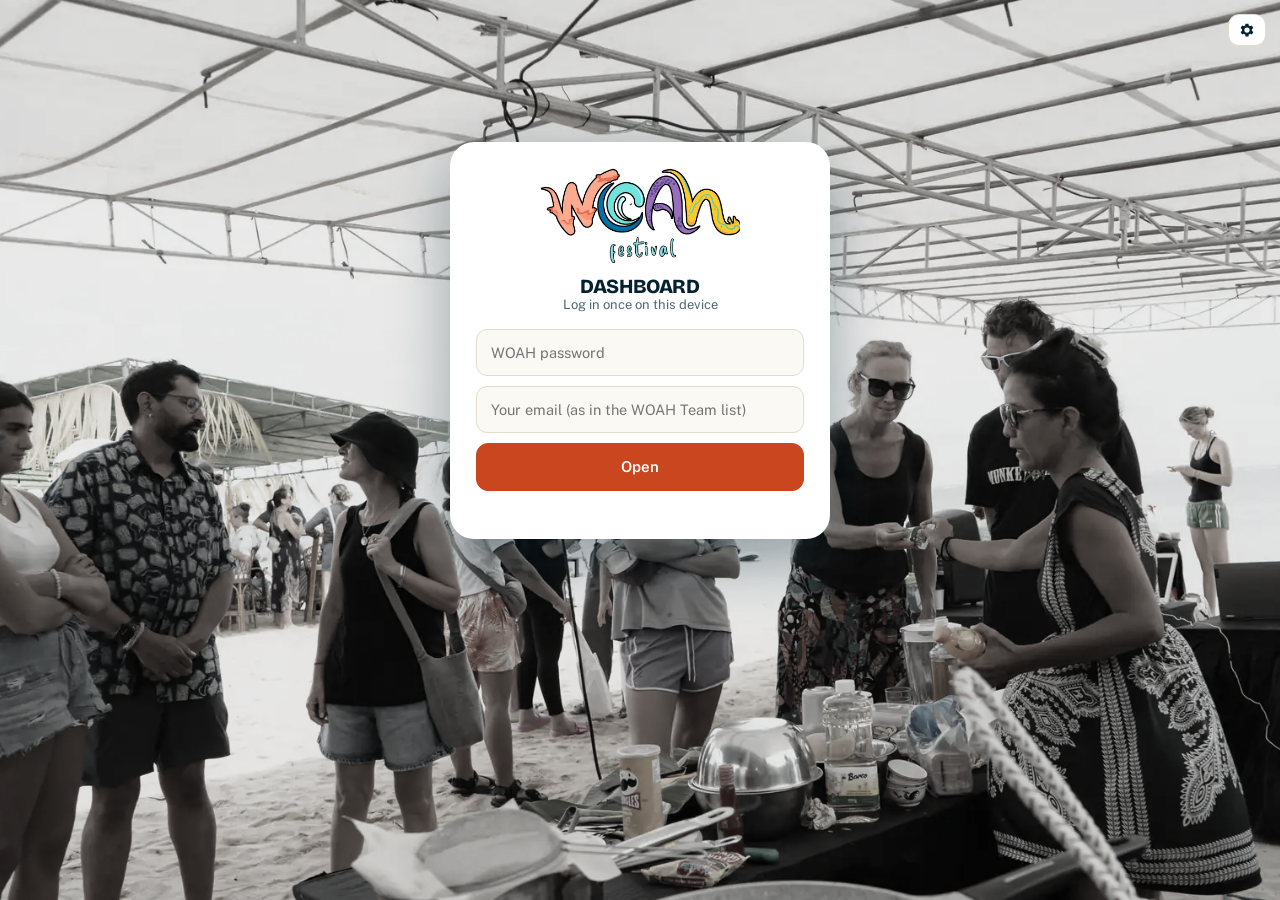
<file: index.html>
<!DOCTYPE html>
<html>
<head>
<meta charset="utf-8">
<meta name="viewport" content="width=device-width, initial-scale=1">
<title>WOAH Dashboard</title>
<base target="_blank">
<link rel="stylesheet" href="style.css">
<link rel="icon" href="img/icon.png?v=2">
<link rel="manifest" href="app.webmanifest">
<link rel="apple-touch-icon" href="img/app/apple-touch-icon.png">
<meta name="apple-mobile-web-app-capable" content="yes">
<meta name="mobile-web-app-capable" content="yes">
<meta name="apple-mobile-web-app-title" content="WOAH">
<link rel="preconnect" href="https://fonts.googleapis.com"><link rel="preconnect" href="https://fonts.gstatic.com" crossorigin>
<link rel="stylesheet" href="https://fonts.googleapis.com/css2?family=Bricolage+Grotesque:opsz,wght@12..96,600;12..96,800&family=JetBrains+Mono:wght@500;700&family=Public+Sans:wght@400;500;600;700&display=swap">
<link rel="stylesheet" href="woah.css?v=7">
<link rel="stylesheet" href="ledger.css?v=2">
<link rel="stylesheet" href="tide.css?v=3">
<link rel="stylesheet" href="phone.css?v=4">
<script src="theme.js?v=11"></script>
<style>.h-three { display: grid; grid-template-columns: repeat(auto-fit, minmax(300px, 1fr)); gap: 14px; margin-bottom: 14px; } .h-three > .card { min-width: 0; }</style>
</head>
<body>
<div class="wrap">
  <div id="login" class="card"></div>
  <div id="app">
  <header>
    <div>
      <h1><span>WOAH</span> Dashboard</h1>
      <div class="sub" id="updated">Loading…</div>
    </div>
    <div style="display:flex;flex-direction:column;align-items:flex-end;gap:6px">
      <div style="display:flex;gap:6px;flex-wrap:wrap;justify-content:flex-end"><nav class="pages" id="nav"></nav><button id="refresh" onclick="load()" target="_self">Refresh</button></div>
      <div class="who" id="who"></div>
    </div>
  </header>
  <div class="banner" id="banner"></div>
  <div class="grid switches">
    <div class="card" id="sw-inbox"></div>
    <div class="card" id="sw-planner"></div>
  </div>
  <div class="grid stats" id="stats"></div>
  <div class="h-three">
    <div class="card" id="emails"></div>
    <div class="card" id="tasks"></div>
    <div class="card" id="partners"></div>
  </div>
  <div class="card" id="team" style="margin-bottom:14px"></div>
  <div class="card">
    <div style="display:flex;justify-content:space-between;gap:8px;flex-wrap:wrap"><div class="tabs" id="tabs"></div><button onclick="openPlanner()" style="align-self:flex-start">Open Planner</button></div>
    <div id="panel" class="scroll"></div>
  </div>
  </div>
</div>
<script src="common.js?v=15"></script>
<script src="extras.js?v=3"></script>
<script src="phone.js?v=7"></script>
<script src="home.js?v=2"></script>
<script>
  let DATA = null, TAB = 'us';
  const SW = {
    inbox: { name: 'WOAH inbox', on: 'Forwards, reminders and follow-ups go to the team as normal.',
             brk: 'Nothing goes to students. Forwards, reminders and follow-ups go to the break contacts. Outside people still get the auto-reply.' },
    planner: { name: 'Planner reminders', on: 'Daily planner reminders go to each owner as normal.',
               brk: 'No planner reminders to students. The break contacts get one daily summary instead.' },
  };

  function openPlanner() { if (DATA) window.open(DATA.plannerUrl, '_blank'); }
  function render(d) {
    DATA = d;
    const s = d.snap;
    document.getElementById('updated').textContent = s
      ? 'Inbox checked ' + when(s.at) + ' · page loaded ' + when(d.now)
      : 'No inbox data yet · page loaded ' + when(d.now);
    const b = document.getElementById('banner');
    if (!s) { b.className = 'banner warn'; b.textContent = 'The WOAH Inbox hasn\'t sent any data yet. It updates every 15 minutes.'; }
    else if (Date.now() - s.at > 60 * 60000) { b.className = 'banner warn'; b.textContent = 'The WOAH Inbox last checked in ' + when(s.at) + '. It normally updates every 15 minutes, so it may have stopped running.'; }
    else { b.className = 'banner'; b.textContent = ''; }
    renderSwitch('inbox'); renderSwitch('planner');
    renderStats(); renderTabs(); renderPanel();
    hLoad();
  }

  function hLoad() {
    if (hLoad.busy) return; hLoad.busy = true;
    call({ action: 'home' }).then(h => { HD = h; hEmails('emails'); hTasks('tasks'); hPartners('partners'); hTeam('team'); hRedraw(); setTimeout(() => hTeam('team'), 2500); })
      .catch(() => {}).finally(() => { hLoad.busy = false; });
  }
  window.hReload = () => load();

  function renderSwitch(which) {
    const c = DATA.control, v = c[which], info = SW[which], isOn = v === 'ON';
    const contacts = (c.contacts || []).map(first).join(', ') || 'none set';
    document.getElementById('sw-' + which).innerHTML = `
      <div class="sw-top"><div class="sw-name">${info.name}</div><span class="pill ${isOn ? 'on' : 'break'}">${isOn ? 'ON' : 'BREAK'}</span></div>
      <div class="seg">
        <button class="${isOn ? 'active on' : ''}" onclick="ask('${which}','ON')">On</button>
        <button class="${!isOn ? 'active break' : ''}" onclick="ask('${which}','BREAK')">Break</button>
      </div>
      <div class="sw-note">${isOn ? info.on : info.brk + '<br><b>Break contacts:</b> ' + esc(contacts)}</div>
      ${c.lastChanged && c.lastChanged.indexOf(info.name) > -1 ? '<div class="sw-note">Last changed ' + esc(c.lastChanged.split(' — ')[0]) + '</div>' : ''}
      <div class="confirm" id="cf-${which}"></div>`;
  }

  function ask(which, value) {
    if (DATA.control[which] === value) return;
    const box = document.getElementById('cf-' + which);
    const msg = value === 'BREAK'
      ? 'Switch ' + SW[which].name + ' to <b>Break</b>? Students will stop getting emails; the break contacts get them instead.'
      : 'Switch ' + SW[which].name + ' back <b>On</b>? Emails will go to students again from the next check.';
    box.innerHTML = msg + '<br><button onclick="flip(\'' + which + '\',\'' + value + '\')">Yes, switch</button><button onclick="this.parentNode.style.display=\'none\'">Cancel</button>';
    box.style.display = 'block';
  }
  function flip(which, value) {
    const box = document.getElementById('cf-' + which); box.innerHTML = 'Switching…';
    call({ action: 'set', which, value }).then(render).catch(fail);
  }

  function lists() {
    const s = DATA.snap || { open: [], waiting: [], promised: [] };
    return { us: s.open || [], them: s.waiting || [], promised: s.promised || [], done: s.done || [], planner: DATA.deadlines || [] };
  }

  function renderStats() {
    const l = lists();
    const overdue = l.planner.filter(x => x.overdue).length;
    const old = l.us.filter(x => days(x.since) >= 3).length;
    const tiles = [
      { n: l.us.length, l: 'Waiting on us' + (old ? ' · ' + old + ' over 3 days' : ''), c: old ? 'bad' : 'brand' },
      { n: l.them.length, l: 'Waiting on them', c: 'warn' },
      { n: l.promised.length, l: 'FOLLOW UP (we promised)', c: 'warn' },
      { n: overdue, l: 'Overdue planner items', c: overdue ? 'bad' : 'brand' },
    ];
    document.getElementById('stats').innerHTML = tiles.map(t => `<div class="card stat ${t.c}"><div class="n">${t.n}</div><div class="l">${t.l}</div></div>`).join('');
  }

  function renderTabs() {
    const l = lists();
    const tabs = [['us', 'Waiting on us', l.us.length], ['them', 'Waiting on them', l.them.length], ['promised', 'FOLLOW UP', l.promised.length], ['done', 'Handled', l.done.length], ['planner', 'Planner', l.planner.length], ['stats', 'Student stats', '']];
    document.getElementById('tabs').innerHTML = tabs.map(([k, n, c]) =>
      `<button class="${TAB === k ? 'active' : ''}" onclick="TAB='${k}';renderTabs();renderPanel()">${n}<span class="count">${c}</span></button>`).join('');
  }

  function renderPanel() {
    const l = lists(), p = document.getElementById('panel');
    const empty = t => `<div class="empty">${t}</div>`;
    if (TAB === 'us') {
      p.innerHTML = l.us.length ? `<table><tr><th>Email</th><th>From</th><th>Owner</th><th>Waiting</th><th class="hide-sm">Reminders</th></tr>` +
        l.us.map(x => `<tr><td>${links(x)}${x.cc ? '<span class="tag">their inbox</span>' : ''}</td>
          <td>${esc(x.from)}</td><td>${esc(x.owners)}</td><td class="${ageClass(x.since, 3, 5)}">${ago(x.since)}</td><td class="hide-sm">${x.reminders}/3</td></tr>`).join('') + '</table>'
        : empty('Nothing waiting on us. Nice.');
    } else if (TAB === 'them') {
      p.innerHTML = l.them.length ? `<table><tr><th>Email</th><th>Waiting on</th><th>Owner</th><th>Sent</th><th class="hide-sm">Nudges</th></tr>` +
        l.them.map(x => `<tr><td>${links(x)}</td><td>${esc(x.who)}</td><td>${esc(x.owners)}</td>
          <td class="${ageClass(x.since, 7, 12)}">${x.since ? agoText(x.since) : ''}</td><td class="hide-sm">${x.nudges}/2</td></tr>`).join('') + '</table>'
        : empty('No unanswered emails from us right now.');
    } else if (TAB === 'promised') {
      p.innerHTML = l.promised.length ? `<p class="sub" style="margin:0 0 8px">Conversations where our last email promised something ("we'll get back to you"…).</p><table><tr><th>Conversation</th><th>Last from</th><th>Last email</th></tr>` +
        l.promised.map(x => `<tr><td>${links(x)}</td><td>${esc(x.from)}</td><td class="${ageClass(x.last, 3, 7)}">${agoText(x.last)}</td></tr>`).join('') + '</table>'
        : empty('No open promises.');
    } else if (TAB === 'done') {
      p.innerHTML = l.done.length ? `<p class="sub" style="margin:0 0 8px">Replied to or dismissed in the last 7 days.</p><table><tr><th>Email</th><th>From</th><th>Handled by</th><th>How</th><th class="hide-sm">When</th></tr>` +
        l.done.map(x => `<tr><td>${links(x)}</td><td>${esc(x.from)}</td><td>${esc(x.by || '—')}</td>
          <td><span class="tag" style="margin:0">${esc(x.how)}</span></td><td class="hide-sm sub">${x.when ? agoText(x.when) : ''}</td></tr>`).join('') + '</table>'
        : empty('Nothing handled in the last 7 days yet. Replies and dismissals show up here.');
    } else if (TAB === 'stats') {
      renderStudentStats(p);
    } else {
      if (!l.planner.length) { p.innerHTML = empty('Nothing overdue or due in the next 2 weeks.'); return; }
      const by = {};
      l.planner.forEach(x => { x.owner.split(/[,;&\/\n]| and /).map(s => s.trim()).filter(Boolean).forEach(o => (by[o] = by[o] || []).push(x)); });
      const owners = Object.keys(by).sort((a, b) => by[b].filter(x => x.overdue).length - by[a].filter(x => x.overdue).length || a.localeCompare(b));
      p.innerHTML = owners.map(o => `<div class="owner-h">${esc(o)} <span class="sub">· ${by[o].length} item${by[o].length > 1 ? 's' : ''}</span></div>
        <table>${by[o].map(x => `<tr><td>${esc(x.item)}</td><td class="hide-sm sub">${esc(x.planner)}</td>
          <td class="${x.overdue ? 'age-bad' : ''}" style="white-space:nowrap">${esc(x.dueText)}${x.overdue ? ' · overdue' : ''}</td><td class="sub">${esc(x.status)}</td></tr>`).join('')}</table>`).join('');
    }
  }

  // student stats (full only)
  function hoursText(h) { return h == null ? '—' : h < 24 ? h + ' h' : Math.round(h / 24 * 10) / 10 + ' days'; }
  function renderStudentStats(p) {
    const st = DATA.people;
    if (!st || !st.list) { p.innerHTML = '<div class="empty">No stats yet. They appear after the WOAH inbox next updates (within 15 minutes).</div>'; return; }
    const recent = r => r.length ? '<table>' + r.map(x => `<tr><td>${links(x)}</td><td class="hide-sm sub">${esc(x.from)}</td><td><span class="tag" style="margin:0">${esc(x.how)}</span></td><td class="sub" style="white-space:nowrap">${agoText(x.when)}</td></tr>`).join('') + '</table>' : '';
    const rows = st.list.slice().sort((a, b) => b.handled - a.handled || b.assigned - a.assigned || a.name.localeCompare(b.name));
    p.innerHTML = `<p class="sub" style="margin:0 0 8px">Last ${st.days} days · updated ${agoText(st.at)}. Handled = replied (in Gmail or through Chris) or marked done. Only people with the full password can see this.</p>` +
      `<table><tr><th>Student</th><th>Handled</th><th>Avg reply</th><th>Still to answer</th><th class="hide-sm">Ignored</th><th class="hide-sm">Sent to them</th><th></th></tr>` +
      rows.map((o, n) => `<tr><td><b>${esc(o.name)}</b></td><td>${o.handled}</td><td>${hoursText(o.avgHours)}</td>
        <td class="${o.open ? 'age-warn' : ''}">${o.open}</td><td class="hide-sm ${o.ignored ? 'age-bad' : ''}">${o.ignored}</td><td class="hide-sm">${o.assigned}</td>
        <td style="text-align:right">${o.recent.length ? `<button onclick="var r=document.getElementById('rs${n}');r.style.display=r.style.display==='none'?'table-row':'none'">Replies</button>` : ''}</td></tr>
        <tr id="rs${n}" style="display:none"><td colspan="7">${recent(o.recent)}</td></tr>`).join('') + '</table>' +
      '<div class="sub" style="margin-top:8px">Names follow the Team tab, so new people appear automatically and people who leave drop off.</div>';
  }

  start({ title: 'Dashboard', need: 'full', action: 'data', every: 5, onData: render });
  if (KEY) hLoad();   // fetch team data in parallel
</script>
</body>
</html>
</file>
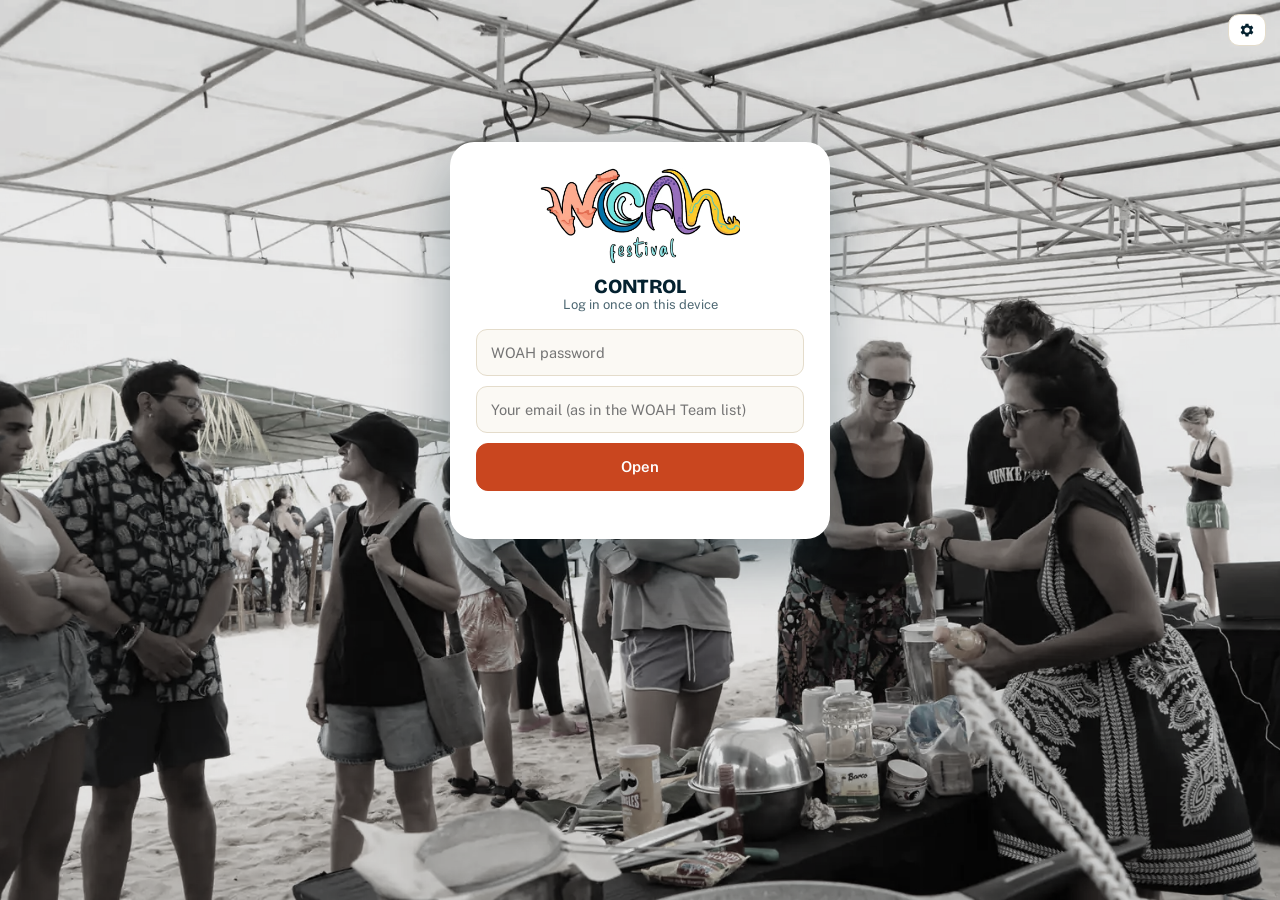
<file: control.html>
<!DOCTYPE html>
<html>
<head>
<meta charset="utf-8">
<meta name="viewport" content="width=device-width, initial-scale=1">
<title>WOAH Control</title>
<base target="_blank">
<link rel="stylesheet" href="style.css?v=12">
<link rel="icon" href="img/icon.png?v=2">
<link rel="manifest" href="app.webmanifest">
<link rel="apple-touch-icon" href="img/app/apple-touch-icon.png">
<meta name="apple-mobile-web-app-capable" content="yes">
<meta name="mobile-web-app-capable" content="yes">
<meta name="apple-mobile-web-app-title" content="WOAH">
<link rel="preconnect" href="https://fonts.googleapis.com"><link rel="preconnect" href="https://fonts.gstatic.com" crossorigin>
<link rel="stylesheet" href="https://fonts.googleapis.com/css2?family=Bricolage+Grotesque:opsz,wght@12..96,600;12..96,800&family=JetBrains+Mono:wght@500;700&family=Public+Sans:wght@400;500;600;700&display=swap">
<link rel="stylesheet" href="woah.css?v=7">
<link rel="stylesheet" href="ledger.css?v=2">
<link rel="stylesheet" href="tide.css?v=3">
<link rel="stylesheet" href="phone.css?v=4">
<script src="theme.js?v=11"></script>
<style>
  .c-nav { display: flex; flex-wrap: wrap; gap: 6px; margin: 4px 0 14px; }
  .c-nav a { font-size: 13px; padding: 5px 10px; border-radius: 999px; border: 1px solid var(--line); background: var(--card); color: var(--ink); text-decoration: none; }
  .c-nav a:hover { border-color: var(--brand); }
  .c-sec { margin-top: 26px; scroll-margin-top: 10px; }
  .c-sec > h2 { font-size: 18px; margin: 0 0 4px; display: flex; align-items: baseline; gap: 8px; }
  .c-sec > h2 .num { color: var(--brand); font-size: 14px; font-weight: 700; }
  .c-sec > .sub { margin-bottom: 10px; }
  .c-grid { display: grid; gap: 12px; grid-template-columns: repeat(auto-fit, minmax(260px, 1fr)); }
  .c-grid .card { padding: 14px; }
  .flow { display: grid; gap: 10px; grid-template-columns: repeat(auto-fit, minmax(220px, 1fr)); counter-reset: st; }
  .flow .card { padding: 12px 14px; position: relative; }
  .flow .card > b { display: block; margin-bottom: 3px; }
  .flow .card > b::before { counter-increment: st; content: counter(st); display: inline-grid; place-items: center; width: 22px; height: 22px; border-radius: 50%; background: var(--brand-soft); color: var(--brand); font-size: 12px; margin-right: 7px; }
  .flow .card div { font-size: 13px; color: var(--muted); }
  details.c-more { margin-top: 10px; }
  details.c-more summary { cursor: pointer; color: var(--brand); font-size: 14px; }
  details.c-more ul { margin: 8px 0 0; padding-left: 20px; font-size: 14px; }
  details.c-more li { margin: 4px 0; }
  .h-dot { display: inline-block; width: 10px; height: 10px; border-radius: 50%; margin-right: 6px; background: var(--ok); }
  .h-dot.warn { background: var(--warn); } .h-dot.bad { background: var(--bad); }
  .kv { font-size: 14px; } .kv div { padding: 3px 0; } .kv span { color: var(--muted); }
  .f-row { display: grid; grid-template-columns: minmax(150px, 230px) 1fr; gap: 6px 14px; align-items: start; padding: 10px 0; border-bottom: 1px solid var(--line); }
  .f-row:last-of-type { border-bottom: 0; }
  .f-row label { font-weight: 600; font-size: 14px; }
  .f-row .sub { font-size: 12px; margin-top: 2px; font-weight: 400; }
  .f-row input[type=text], .f-row input[type=number], .f-row textarea, .c-form input, .c-form textarea {
    font: inherit; padding: 8px 10px; border-radius: 9px; border: 1px solid var(--line); background: var(--card); color: var(--ink); width: 100%; box-sizing: border-box; }
  .f-row input[type=number] { width: 90px; }
  .f-row textarea, .c-form textarea { min-height: 54px; resize: vertical; }
  .f-inline { display: flex; gap: 8px; align-items: center; flex-wrap: wrap; }
  .c-actions { display: flex; gap: 8px; flex-wrap: wrap; align-items: center; margin-top: 12px; }
  .c-actions button.primary, button.primary { background: var(--brand); color: var(--on-brand, #fff); border-color: var(--brand); }
  .c-table { width: 100%; border-collapse: collapse; font-size: 14px; }
  .c-table th { text-align: left; font-size: 12px; color: var(--muted); font-weight: 600; padding: 6px 8px; border-bottom: 1px solid var(--line); }
  .c-table td { padding: 8px; border-bottom: 1px solid var(--line); vertical-align: top; }
  .c-table td.act { white-space: nowrap; text-align: right; }
  .c-table td.act button { font-size: 12px; padding: 4px 9px; }
  .chip-admin { display: inline-block; font-size: 11px; font-weight: 700; padding: 2px 7px; border-radius: 999px; background: var(--brand-soft); color: var(--brand); margin-left: 6px; vertical-align: 1px; }
  .c-form { display: grid; gap: 8px; grid-template-columns: repeat(auto-fit, minmax(180px, 1fr)); margin-top: 10px; padding: 12px; border-radius: 10px; background: var(--bg); }
  .c-form .wide { grid-column: 1 / -1; }
  .c-form label { font-size: 12px; color: var(--muted); display: block; margin-bottom: 3px; }
  .c-msg { font-size: 13px; margin-top: 8px; }
  .c-msg.bad { color: var(--bad); } .c-msg.ok { color: var(--ok); }
  .feat .seg { margin-top: 10px; }
  .log td { font-size: 13px; }
  .roles { font-size: 13px; columns: 2 260px; margin: 8px 0 0; padding-left: 18px; }
  .handover li { margin: 6px 0; }
  @media (max-width: 560px) {
    .f-row { grid-template-columns: 1fr; }
    .c-table .hide-s { display: none; }
  }
  .lf-row { display: grid; grid-template-columns: 1fr auto; gap: 10px; padding: 12px 0; border-bottom: 1px solid var(--line); }
  .lf-row:last-child { border-bottom: 0; }
  .lf-row .lf-act { display: flex; gap: 6px; align-items: flex-start; flex-wrap: wrap; justify-content: flex-end; }
  .lf-row .lf-act button { margin: 0; }
  .lf-bad { color: var(--bad); font-weight: 600; }
  .lf-edit { grid-column: 1 / -1; padding: 10px 12px; border-radius: 10px; background: var(--brand-soft); font-size: 14px; }
  .lf-edit button { margin: 0 6px 0 0; }
  .lf-edit input { width: 100%; font: inherit; padding: 8px 10px; border-radius: 8px; border: 1px solid var(--line); background: var(--bg); color: var(--ink); margin: 6px 0; }
  @media (max-width: 560px) { .lf-row { grid-template-columns: 1fr; } .lf-row .lf-act { justify-content: flex-start; } }
</style>
</head>
<body>
<div class="wrap">
  <div id="login" class="card"></div>
  <div id="app">
  <header>
    <div>
      <h1><span>WOAH</span> Control</h1>
      <div class="sub" id="updated">Loading…</div>
    </div>
    <div style="display:flex;flex-direction:column;align-items:flex-end;gap:6px">
      <div style="display:flex;gap:6px;flex-wrap:wrap;justify-content:flex-end"><nav class="pages" id="nav"></nav><button id="refresh" onclick="load()" target="_self">Refresh</button></div>
      <div class="who" id="who"></div>
    </div>
  </header>
  <div class="banner" id="banner"></div>
  <div class="c-nav">
    <a href="#how" target="_self">1 How Chris works</a><a href="#health" target="_self">2 Health</a><a href="#switches" target="_self">3 Switches</a><a href="#settings" target="_self">4 Settings</a>
    <a href="#files" target="_self">5 Linked files</a>
    <a href="#team" target="_self">6 Team &amp; departments</a><a href="#run" target="_self">7 Run</a><a href="#activity" target="_self">8 Activity</a><a href="#handover" target="_self">9 For the next admin</a>
  </div>

  <section class="c-sec" id="how">
    <h2><span class="num">1</span> How Chris works</h2>
    <div class="sub">Chris is WOAH's email assistant. He works by himself every few minutes; this page lets you see what he's doing and change how he does it. No code needed.</div>
    <div class="flow">
      <div class="card"><b>An email arrives</b><div>Every 5 minutes Chris checks the WOAH inbox for new emails.</div></div>
      <div class="card"><b>He works out who it's for</b><div>Using the <b>Routing</b> list (topics and keywords) and AI, he picks the department and the right team members from the <b>Team</b> list.</div></div>
      <div class="card"><b>He forwards it</b><div>The team member gets it in their own inbox, and can answer from the <b>Email handlers</b> page. Outside people get a short auto-reply.</div></div>
      <div class="card"><b>He reminds</b><div>If nobody answers, he sends reminders (CC'ing the people set in Settings). When someone answers, he tells everyone it's done.</div></div>
      <div class="card"><b>He follows up</b><div>If WOAH emailed someone and they didn't answer, he nudges the sender to follow up.</div></div>
      <div class="card"><b>He keeps records</b><div>He updates the Planner, the Email handlers page and the Possible Partners List, and emails the admins if something breaks.</div></div>
    </div>
    <details class="c-more"><summary>More detail: words you'll see</summary>
      <ul>
        <li><b>Team list</b>: everyone Chris can send to. If someone isn't on it, Chris never emails them, and they can't log in to these pages.</li>
        <li><b>Routing</b>: each department, the words that point to it, and who it goes to. "Default" is used when nothing fits.</li>
        <li><b>Break</b>: holidays. Nothing goes to students; everything goes to the break contacts instead.</li>
        <li><b>Test mode</b>: every email Chris would send goes only to the first alerts person. Good for trying changes safely.</li>
        <li><b>Admins</b>: the people who can open this page. Everyone else on the team only sees Email handlers and Partners.</li>
        <li><b>Passwords</b>: there are two (full and handlers). They're kept in Chris's script settings and are never shown on any page.</li>
        <li>Changes you save here work from Chris's next check (within about 5 minutes). Every change is written in <a href="#activity" target="_self">Activity</a> with who made it.</li>
      </ul>
    </details>
  </section>

  <section class="c-sec" id="health"><h2><span class="num">2</span> Health</h2><div class="sub">Is Chris running, and is anything wrong?</div><div id="healthBox"></div></section>
  <section class="c-sec" id="switches"><h2><span class="num">3</span> Switches</h2><div class="sub">Turn whole parts of Chris on or off. Each one says what changes.</div><div id="switchBox"></div></section>
  <section class="c-sec" id="settings"><h2><span class="num">4</span> Settings</h2><div class="sub">Who gets copied, when reminders go out, how Chris signs his emails. Separate several emails with commas.</div><div id="settingsBox"></div></section>
  <section class="c-sec" id="files"><h2><span class="num">5</span> Linked files</h2><div class="sub">Every Doc, Sheet and folder Chris reads or fills in. If one gets replaced (say Dom starts a new stock sheet, or there's a new email template), point Chris at the new one here.</div><div id="filesBox"></div></section>
  <section class="c-sec" id="team"><h2><span class="num">6</span> Team &amp; departments</h2><div class="sub">Who's on the team, who's an admin, and which department gets which emails.</div><div id="teamBox"></div></section>
  <section class="c-sec" id="run"><h2><span class="num">7</span> Run</h2><div class="sub">Make Chris do something now instead of waiting. He picks it up within about 5 minutes.</div><div id="runBox"></div></section>
  <section class="c-sec" id="activity"><h2><span class="num">8</span> Activity</h2><div class="sub">Changes made on this page, what people did on the website, and Chris's alerts.</div><div id="activityBox"></div></section>
  <section class="c-sec" id="handover">
    <h2><span class="num">9</span> For the next admin</h2>
    <div class="sub">Taking over Chris? Do these once, in this order.</div>
    <div class="card"><ol class="handover">
      <li><b>Get added.</b> Ask a current admin to add you to the Team list and press <b>Make admin</b> next to your name (section 6). Then log in here with your own email.</li>
      <li><b>Get the passwords</b> from the person handing over: the full password and the handlers password. Never post them in a chat group or a document.</li>
      <li><b>Put yourself on alerts.</b> In Settings, add your email to "Who gets Chris's alerts" so you hear about problems.</li>
      <li><b>Update the team every term.</b> Add new students, remove people who left (their open emails and partner contacts move to the right department automatically), and check the Routing departments still match.</li>
      <li><b>Check Health once a week.</b> Green means fine. If it's red, read the alert in Activity; most problems fix themselves on the next check.</li>
      <li><b>Before holidays</b>, switch the WOAH inbox and Planner to <b>Break</b>, and check the break contacts are right. Switch back <b>On</b> when term starts.</li>
      <li><b>Remove the old admin</b> when they've left: take away <b>Admin</b>, then remove them from the team. There always has to be at least one admin.</li>
      <li><b>Read the WOAH Systems Guide</b> for how the Email handlers and Partners pages work for students.</li>
    </ol>
    <div class="sub" id="links" style="margin-top:8px"></div></div>
  </section>
  </div>
</div>
<script src="common.js?v=15"></script>
<script src="extras.js?v=3"></script>
<script src="phone.js?v=7"></script>
<script>
  let D = null, EDIT = null;
  const FEAT = [
    ['autoReply', 'Auto-reply to outside people', 'When someone outside WOAH emails, Chris sends a short "we got your email" reply.', 'Outside people get no automatic reply.'],
    ['reminders', 'Reminders to the team', "Team members get reminders about emails they haven't answered.", 'No reminders. Forwards still go out.'],
    ['followups', 'Follow-up nudges', "When WOAH emailed someone and they didn't answer, the sender gets a nudge to follow up.", 'No follow-up nudges.'],
    ['promises', 'Promise tracking', 'When someone from WOAH promises something in an email ("I\'ll send it Friday"), Chris labels it and keeps track.', 'Promises are not tracked.'],
    ['ai', 'AI sorting', 'AI reads each email to pick the department and spot what it needs.', 'Chris uses keywords from Routing only. Less accurate.'],
    ['deptCc', 'CC the department', 'The other people in the department are CC\'d on forwards and reminders.', 'Only the person it\'s forwarded to gets it.'],
  ];
  const SWB = { inbox: ['WOAH inbox', 'Forwards, reminders and follow-ups go to the team as normal.', 'Nothing goes to students. Everything goes to the break contacts. Outside people still get the auto-reply.'],
    planner: ['Planner reminders', 'Daily planner reminders go to each owner.', 'No planner reminders to students. The break contacts get one daily summary instead.'] };
  const OPS = { ctl_dash: ['Update the Email handlers page', 'Re-read the inbox and refresh the lists on the Email handlers page now (normally hourly).'],
    ctl_remind: ['Send due reminders now', "Send any reminders and follow-up nudges that are due now, instead of at the next hour. Doesn't send extra ones."] };
  const OPNAMES = { ctl_dash: 'Updated the Email handlers page', ctl_remind: 'Sent due reminders', pp_sync: 'Partners: update from emails', pp_pics: 'Partners: reassign PICs', pp_test: 'Partners: test run', pp_testpics: 'Partners: PIC test run',
    reply: 'Replied from the page', followup: 'Sent a follow-up', reassign: 'Reassigned an email', claim: 'Took an email', done: 'Marked done', pass: 'Passed on', outreach: 'Sent outreach' };

  function eff() { return Object.assign({}, (D.health && D.health.effective) || {}, D.settings || {}); }
  function L(v) { return Array.isArray(v) ? v.join(', ') : String(v == null ? '' : v); }
  function splitList(s) { return String(s || '').split(/[,;\n]/).map(x => x.trim().toLowerCase()).filter(Boolean); }
  function msg(id, text, ok) { const e = document.getElementById(id); if (e) { e.className = 'c-msg ' + (ok ? 'ok' : 'bad'); e.textContent = text; } }
  function save(body, msgId, done) {
    msg(msgId, 'Saving…', true);
    return call(body).then(d => { render(d); msg(msgId, done || 'Saved. Chris uses it from his next check.', true); }).catch(e => msg(msgId, e.message, false));
  }
  function nameOf(e) { const p = (D.team || []).find(t => t.email === String(e).toLowerCase()); return p ? p.name : e; }

  // health
  function drawHealth() {
    const h = D.health || {}, p = D.partners || {};
    const mins = h.lastRun ? Math.round((Date.now() - h.lastRun) / 60000) : null;
    const runState = mins == null ? ['bad', "Chris hasn't reported in yet. If this stays after 10 minutes, his schedule may be off."] : mins <= 15 ? ['', 'Running. Last check ' + (mins < 1 ? 'just now' : mins + ' min ago') + (h.lastRunMs ? ' (took ' + Math.round(h.lastRunMs / 1000) + 's)' : '') + '.'] : mins <= 60 ? ['warn', 'Last check ' + mins + ' min ago. A bit late; it usually runs every 5 minutes.'] : ['bad', 'Last check ' + agoText(h.lastRun) + ' (' + when(h.lastRun) + '). Chris seems stopped.'];
    const recentAlerts = (D.alerts || []).filter(a => Date.now() - a.at < 86400000);
    const ppErr = p.error && p.errorAt && Date.now() - p.errorAt < 86400000;
    const dashMins = D.dashAt ? Math.round((Date.now() - D.dashAt) / 60000) : null;
    const items = [
      [runState[0], 'Chris', runState[1]],
      [h.ai ? '' : 'warn', 'AI', h.ai ? 'Connected (' + esc(h.ai) + ').' : 'No AI key found, so Chris sorts by keywords only. An admin with access to Chris\'s script settings has to add the key.'],
      [h.testMode ? 'warn' : '', 'Test mode', h.testMode ? 'ON: every email goes only to ' + esc(L((h.effective || {}).alerts || (h.effective || {}).admin)) + '. Turn it off in Switches when done.' : 'Off (normal).'],
      [D.control && (D.control.inbox === 'BREAK' || D.control.planner === 'BREAK') ? 'warn' : '', 'Break', D.control && (D.control.inbox === 'BREAK' || D.control.planner === 'BREAK') ? 'On break: ' + ['inbox', 'planner'].filter(k => D.control[k] === 'BREAK').map(k => SWB[k][0]).join(' and ') + '.' : 'Not on break.'],
      [dashMins != null && dashMins > 180 ? 'warn' : '', 'Email handlers page', D.dashAt ? 'Updated ' + (dashMins < 60 ? dashMins + ' min ago' : when(D.dashAt)) + '.' : 'Not updated yet.'],
      [ppErr ? 'bad' : '', 'Possible Partners', ppErr ? 'Problem ' + when(p.errorAt) + ': ' + esc(p.error) : p.lastCheck ? 'Last update ' + when(p.lastCheck) + '.' : 'Not run yet.'],
      driveMapItem(),
      [recentAlerts.length ? 'bad' : '', 'Alerts (24h)', recentAlerts.length ? recentAlerts.length + ': ' + esc(recentAlerts[0].subject) + ' — see Activity.' : 'None.'],
    ];
    const worst = items.some(i => i[0] === 'bad') ? 'bad' : items.some(i => i[0] === 'warn') ? 'warn' : '';
    document.getElementById('healthBox').innerHTML = `<div class="banner ${worst === 'bad' ? 'bad' : worst === 'warn' ? 'warn' : ''}" style="display:block;${worst ? '' : 'background:var(--ok-soft);color:var(--ok)'}">${worst === 'bad' ? 'Something needs a look.' : worst === 'warn' ? 'Working, with a few things to know.' : 'All good. Chris is running normally.'}</div>
      <div class="card kv">${items.map(([c, k, v]) => `<div><i class="h-dot ${c}"></i><b>${k}</b> <span>·</span> ${v}</div>`).join('')}
      ${h.me ? `<div class="sub" style="margin-top:6px">Chris sends from ${esc(h.me)}.</div>` : ''}</div>`;
  }

  function driveMapItem() {
    const m = D.driveMap || {};
    if (m.building) return ['warn', 'Drive map', 'Updating now (' + (m.scanned || 0) + ' of ' + (m.found || 0) + ' folders scanned).' + (m.at ? ' Ask Chris uses the one from ' + when(m.at) + ' meanwhile.' : '')];
    if (!m.at) return [m.err ? 'bad' : 'warn', 'Drive map', m.err ? esc(m.err) : 'Not built yet, so Ask Chris can\'t find Drive files. Press "Rebuild Drive map" in Run.'];
    const old = Date.now() - m.at > 2 * 86400000;
    return [m.err || old ? 'warn' : '', 'Drive map', 'Ask Chris knows ' + m.folders + ' folders and ' + m.files + ' files in ' + esc(m.rootName || 'WOAH Festivals') + ', updated ' + when(m.at) + '.' + (old ? ' That\'s over 2 days old: check the hourly driveMapHourly trigger.' : '') + (m.err ? ' Last problem: ' + esc(m.err) : '')];
  }
  async function driveMapRun() {
    const b = document.getElementById('dmBtn'), m = document.getElementById('dmMsg');
    b.disabled = true; m.textContent = 'Starting…';
    try {
      let fresh = true, st = {};
      for (let i = 0; i < 40; i++) {
        const d = await call({ action: 'driveMap', op: 'step', fresh }); fresh = false; st = d.driveMap || {};
        if (st.err && !st.building) throw new Error(st.err);
        if (!st.building) break;
        m.textContent = 'Scanning… ' + st.scanned + ' of ' + st.found + ' folders so far.';
      }
      D.driveMap = st; drawHealth();
      m.textContent = st.building ? 'Still scanning; it carries on by itself.' : 'Done: ' + st.folders + ' folders and ' + st.files + ' files.';
    } catch (e) { m.textContent = e.message || 'Something went wrong'; } finally { b.disabled = false; }
  }

  // switches
  function drawSwitches() {
    const e = eff(), f = Object.assign({ autoReply: true, reminders: true, followups: true, promises: true, ai: true, deptCc: true }, e.features || {});
    const c = D.control || {};
    let h = `<div class="c-grid">` + ['inbox', 'planner'].map(k => { const on = c[k] !== 'BREAK'; return `<div class="card">
      <div class="sw-top"><div class="sw-name">${SWB[k][0]}</div><span class="pill ${on ? 'on' : 'break'}">${on ? 'ON' : 'BREAK'}</span></div>
      <div class="sw-note">${on ? SWB[k][1] : SWB[k][2]}</div>
      <div class="seg" style="margin-top:10px"><button class="${on ? 'active on' : ''}" onclick="askBreak('${k}','ON')">On</button><button class="${!on ? 'active break' : ''}" onclick="askBreak('${k}','BREAK')">Break</button></div>
      <div class="confirm" id="cf-${k}"></div></div>`; }).join('');
    h += FEAT.map(([k, name, onTxt, offTxt]) => `<div class="card feat">
      <div class="sw-top"><div class="sw-name">${name}</div><span class="pill ${f[k] ? 'on' : 'break'}">${f[k] ? 'ON' : 'OFF'}</span></div>
      <div class="sw-note">${f[k] ? onTxt : '<b>Off:</b> ' + offTxt}</div>
      <div class="seg"><button class="${f[k] ? 'active on' : ''}" onclick="setFeat('${k}',true)">On</button><button class="${!f[k] ? 'active break' : ''}" onclick="setFeat('${k}',false)">Off</button></div></div>`).join('');
    h += `<div class="card"><div class="sw-top"><div class="sw-name">Test mode</div><span class="pill ${e.testMode ? 'break' : 'on'}">${e.testMode ? 'ON' : 'OFF'}</span></div>
      <div class="sw-note">${e.testMode ? 'Every email Chris would send goes only to ' + esc(L(e.alerts && e.alerts.length ? e.alerts[0] : e.admin)) + '. Nobody else gets anything.' : 'Off: emails go to the real people. Turn on to try changes safely.'}</div>
      <div class="seg" style="margin-top:10px"><button class="${!e.testMode ? 'active on' : ''}" onclick="askTest(false)">Off</button><button class="${e.testMode ? 'active break' : ''}" onclick="askTest(true)">On</button></div>
      <div class="confirm" id="cf-test"></div></div>
      <div class="card"><div class="sw-name">Possible Partners</div><div class="sw-note">The partners sheet has its own switches (updates from emails, PIC reassigning, moving rows).</div><div style="margin-top:10px"><a href="partners.html" target="_self">Open the Partners controls →</a></div></div>`;
    document.getElementById('switchBox').innerHTML = h + `</div>` + posSwitches() + `<div class="c-msg" id="swMsg"></div>`;
  }
  // POS switches (settings.pos)
  const POS_PAYS = [['cash', 'Cash'], ['qris', 'QRIS'], ['xendit', 'Card (Xendit)'], ['transfer', 'Transfer'], ['later', 'Not paid yet'], ['foc', 'FOC (free)']];
  function posCfg() { return Object.assign({ recount: true, preorders: true, cash: true, qris: true, xendit: true, transfer: true, later: true, foc: true }, (D.settings || {}).pos || {}); }
  function setPos(k, v) { save({ action: 'controlSet', settings: { pos: { [k]: v } } }, 'swMsg', 'Saved. The POS uses it the next time the page loads or refreshes.'); }
  function posSwitches() {
    const p = posCfg();
    const sw = (k, name, onTxt, offTxt) => `<div class="card feat">
      <div class="sw-top"><div class="sw-name">${name}</div><span class="pill ${p[k] ? 'on' : 'break'}">${p[k] ? 'ON' : 'OFF'}</span></div>
      <div class="sw-note">${p[k] ? onTxt : '<b>Off:</b> ' + offTxt}</div>
      <div class="seg"><button class="${p[k] ? 'active on' : ''}" onclick="setPos('${k}',true)">On</button><button class="${!p[k] ? 'active break' : ''}" onclick="setPos('${k}',false)">Off</button></div></div>`;
    return `<div class="gh" style="font-size:16px;margin:22px 0 4px">POS (sales stand)</div><div class="sub" style="margin-bottom:10px">How the POS page behaves at the stand. Changes show on sellers' phones the next time the POS loads or refreshes.</div>
      <div class="c-grid">` +
      sw('recount', 'Stock is being recounted', 'Sellers can still sell items whose stock says 0 (with a note that the stock is being recounted).', 'The stock numbers are trusted: sold-out sizes can\'t be sold, only pre-ordered (if pre-orders are on).') +
      sw('preorders', 'Pre-orders at the stand', 'Sellers can take pre-orders for PRE-ORDER items on the POS. The online shop is not affected.', 'No pre-orders on the POS. Items can only be sold from stock. The online shop is not affected.') +
      `<div class="card"><div class="sw-name">Payment methods</div><div class="sw-note">Tap to switch a method on or off at checkout. Off methods are hidden on the POS and in Collect.</div>
        <div class="chips" style="display:flex;flex-wrap:wrap;gap:8px;margin-top:10px">${POS_PAYS.map(([k, l]) => `<button class="${p[k] ? 'primary' : ''}" aria-pressed="${p[k]}" onclick="setPos('${k}',${!p[k]})">${p[k] ? '✓ ' : ''}${l}</button>`).join('')}</div></div>
      </div>`;
  }
  function askBreak(k, v) {
    if ((D.control || {})[k] === v || (v === 'ON' && (D.control || {})[k] !== 'BREAK')) return;
    const box = document.getElementById('cf-' + k);
    box.innerHTML = (v === 'BREAK' ? 'Switch ' + SWB[k][0] + ' to <b>Break</b>? ' + SWB[k][2] : 'Switch ' + SWB[k][0] + ' back <b>On</b>? ' + SWB[k][1]) + `<br><button class="primary" onclick="doBreak('${k}','${v}')">Yes, switch</button><button onclick="this.parentNode.style.display='none'">Cancel</button>`;
    box.style.display = 'block';
  }
  function doBreak(k, v) { msg('swMsg', 'Switching…', true); call({ action: 'set', which: k, value: v }).then(() => load()).then(() => msg('swMsg', 'Switched.', true)).catch(e => msg('swMsg', e.message, false)); }
  function setFeat(k, v) { save({ action: 'controlSet', settings: { features: { [k]: v } } }, 'swMsg'); }
  function askTest(v) {
    if (!!eff().testMode === v) return;
    if (!v) return save({ action: 'controlSet', settings: { testMode: false } }, 'swMsg');
    const box = document.getElementById('cf-test');
    box.innerHTML = `Turn on <b>Test mode</b>? The team will stop getting forwards and reminders until you turn it off.<br><button class="primary" onclick="save({action:'controlSet',settings:{testMode:true}},'swMsg')">Yes, turn on</button><button onclick="this.parentNode.style.display='none'">Cancel</button>`;
    box.style.display = 'block';
  }

  // settings
  const SET_LISTS = [
    ['alerts', "Who gets Chris's alerts", 'Emails about problems (and Test mode emails, to the first person). At least one.'],
    ['ccEvery', "CC'd on every reminder and forward", 'Usually the teacher in charge.'],
    ['ccFirst', "CC'd on the first reminder only", ''],
    ['ccImportant', "CC'd on important emails", 'Sponsors, money, contracts and anything urgent.'],
    ['breakContacts', 'Break contacts', 'Who gets everything while a switch is on Break.'],
    ['ignore', 'Senders Chris ignores', 'Newsletters or systems that should never be forwarded. Emails or parts like "noreply".'],
  ];
  const SET_NUMS = [['remindAfterDays', 'First reminder after', 'days', 1, 14], ['remindEveryDays', 'Then a reminder every', 'days', 1, 14], ['maxReminders', 'Stop after', 'reminders', 0, 10],
    ['hoursFrom', 'Send reminders from', ':00 (Bali time)', 0, 23], ['hoursTo', '…until', ':00', 1, 24], ['followupDays', 'Follow-up nudge after', 'days without an answer', 1, 30], ['followupMax', 'At most', 'follow-up nudges per hour', 1, 50]];
  function drawSettings() {
    const e = eff();
    const val = k => k === 'breakContacts' ? (D.control && D.control.contacts) || '' : L(e[k] != null ? e[k] : (k === 'alerts' ? e.admin : ''));
    document.getElementById('settingsBox').innerHTML = `<div class="card">
      ${SET_LISTS.map(([k, label, note]) => `<div class="f-row"><label for="s-${k}">${label}<div class="sub">${note}</div></label><textarea id="s-${k}" rows="2">${esc(val(k))}</textarea></div>`).join('')}
      ${SET_NUMS.map(([k, label, unit, lo, hi]) => `<div class="f-row"><label for="s-${k}">${label}</label><div class="f-inline"><input type="number" id="s-${k}" min="${lo}" max="${hi}" value="${esc(e[k] != null ? e[k] : '')}"><span class="sub">${unit}</span></div></div>`).join('')}
      <div class="f-row"><label for="s-senderName">Sender name<div class="sub">The name people see on Chris's emails.</div></label><input type="text" id="s-senderName" value="${esc(e.senderName || '')}"></div>
      <div class="f-row"><label for="s-signature">Signature<div class="sub">Under every email Chris writes.</div></label><input type="text" id="s-signature" value="${esc(e.signature || '')}"></div>
      <div class="f-row"><label for="s-festivalName">Festival name<div class="sub">Shown in the countdown at the top of every page.</div></label><input type="text" id="s-festivalName" value="${esc((D.settings || {}).festivalName || 'WOAH 2027')}"></div>
      <div class="f-row"><label for="s-festivalDate">Festival starts<div class="sub">The countdown counts down to this day.</div></label><input type="date" id="s-festivalDate" value="${esc((D.settings || {}).festivalDate || '')}"></div>
      <div class="f-row"><label for="s-festivalEnd">Festival ends<div class="sub">Leave empty if it's one day.</div></label><input type="date" id="s-festivalEnd" value="${esc((D.settings || {}).festivalEnd || '')}"></div>
      <div class="c-actions"><button class="primary" onclick="saveSettings()">Save settings</button><button onclick="drawSettings()">Undo my edits</button><span class="sub">${D.settings && D.settings.changedAt ? 'Last saved ' + when(D.settings.changedAt) + ' by ' + esc(first(D.settings.changedBy)) : ''}</span></div>
      <div class="c-msg" id="setMsg"></div></div>`;
  }
  function saveSettings() {
    const s = {}, e = eff();
    SET_LISTS.forEach(([k]) => {
      const now = splitList(document.getElementById('s-' + k).value);
      const before = k === 'breakContacts' ? splitList(D.control && D.control.contacts) : splitList(L(e[k] != null ? e[k] : (k === 'alerts' ? e.admin : '')));
      if (now.join() !== before.join()) s[k] = now;
    });
    SET_NUMS.forEach(([k]) => { const v = document.getElementById('s-' + k).value; if (v !== '' && Number(v) !== e[k]) s[k] = Number(v); });
    ['senderName', 'signature'].forEach(k => { const v = document.getElementById('s-' + k).value.trim(); if (v && v !== e[k]) s[k] = v; });
    ['festivalName', 'festivalDate', 'festivalEnd'].forEach(k => { const v = document.getElementById('s-' + k).value.trim(); if (v !== ((D.settings || {})[k] || (k === 'festivalName' ? 'WOAH 2027' : ''))) s[k] = v; });
    if (s.festivalDate !== undefined || s.festivalEnd !== undefined || s.festivalName !== undefined) { try { localStorage.removeItem('woahCd'); } catch (e) {} }
    if (!Object.keys(s).length) return msg('setMsg', 'Nothing changed.', true);
    save({ action: 'controlSet', settings: s }, 'setMsg');
  }

  // team & departments
  function admins() { return D.admins || []; }
  function drawTeam() {
    const ad = admins(), me = myEmail();
    let h = '';
    if (!ad.length) h += `<div class="banner warn" style="display:block">No admins set yet, so anyone with the full password can open this page. Press <b>Make admin</b> for yourself (and anyone else who should have control) to lock it down. After that, only admins get full control.</div>`;
    h += `<div class="card"><div class="sw-top"><div class="sw-name">Team <span class="sub" style="font-weight:400">· ${(D.team || []).length} people · ${ad.length} admin${ad.length === 1 ? '' : 's'}</span></div><button onclick="teamForm('add')">+ Add person</button></div>
      <div class="sub">Chris only emails people on this list, and only they can log in. Nicknames help Chris understand "ask Max" in emails.</div>
      <div id="teamForm"></div>
      <div class="scroll"><table class="c-table" style="margin-top:8px"><tr><th>Name</th><th class="hide-s">Email</th><th class="hide-s">Nicknames</th><th></th></tr>
      ${(D.team || []).map(p => { const isA = ad.includes(p.email); return `<tr><td><b>${esc(p.name)}</b>${isA ? '<span class="chip-admin">ADMIN</span>' : ''}${p.email === me ? ' <span class="sub">(you)</span>' : ''}</td><td class="hide-s">${esc(p.email)}</td><td class="hide-s">${esc(p.nick)}</td>
        <td class="act"><button onclick="toggleAdmin('${esc(p.email)}')">${isA ? 'Remove admin' : 'Make admin'}</button> <button onclick="teamForm('edit','${esc(p.email)}')">Edit</button> <button onclick="teamForm('remove','${esc(p.email)}')">Remove</button></td></tr>`; }).join('')}
      </table></div><div class="c-msg" id="teamMsg"></div></div>`;
    h += `<div class="card" style="margin-top:14px"><div class="sw-top"><div class="sw-name">Departments (Routing)</div><button onclick="routeForm('add')">+ Add department</button></div>
      <div class="sub">Chris matches each email to a department by its words, then sends it to the people in "Send to" (names, nicknames, role words from the team roles, or emails). <b>Default</b> is for everything else.</div>
      <div id="routeForm"></div>
      <div class="scroll"><table class="c-table" style="margin-top:8px"><tr><th>Department</th><th class="hide-s">Words that point to it</th><th>Send to</th><th></th></tr>
      ${(D.routing || []).map(r => `<tr><td><b>${esc(r.topic)}</b></td><td class="hide-s sub">${esc(r.keywords)}</td><td>${esc(r.sendTo)}</td>
        <td class="act"><button onclick="routeForm('edit','${esc(r.topic)}')">Edit</button>${/^default/i.test(r.topic) ? '' : ` <button onclick="routeForm('remove','${esc(r.topic)}')">Remove</button>`}</td></tr>`).join('')}
      </table></div><div class="c-msg" id="routeMsg"></div></div>`;
    if ((D.roles || []).length) h += `<div class="card" style="margin-top:14px"><div class="sw-name">Team roles</div><div class="sub">From the team roles document. Chris uses these to understand who does what. To change them, edit the document${D.teamDocUrl ? ` (<a href="${esc(D.teamDocUrl)}">open it</a>)` : ''}.</div><ul class="roles">${D.roles.map(r => `<li>${esc(r)}</li>`).join('')}</ul></div>`;
    document.getElementById('teamBox').innerHTML = h;
  }
  function toggleAdmin(email) {
    const ad = admins().slice(), me = myEmail();
    let next;
    if (ad.includes(email)) {
      if (email === me) return msg('teamMsg', "You can't remove yourself as admin. Ask another admin.", false);
      if (ad.length === 1) return msg('teamMsg', 'There has to be at least one admin.', false);
      next = ad.filter(e => e !== email);
    } else {
      next = ad.concat(email);
      if (!next.includes(me)) next.unshift(me);   // the first admin list must include you, or you'd lock yourself out
    }
    save({ action: 'controlSet', settings: { admins: next } }, 'teamMsg', ad.includes(email) ? nameOf(email) + ' is no longer an admin.' : nameOf(email) + ' is now an admin' + (!ad.length && email !== me ? ' (and so are you)' : '') + '.');
  }
  function teamForm(mode, email) {
    const p = (D.team || []).find(t => t.email === email) || { name: '', email: '', nick: '' };
    const box = document.getElementById('teamForm');
    if (mode === 'remove') {
      box.innerHTML = `<div class="confirm" style="display:block">Remove <b>${esc(p.name)}</b> from the team? Chris stops emailing them and they can't log in. Emails waiting on them and their partner contacts go to someone else in their department.<br>
        <button class="primary" onclick="teamSave('remove','${esc(p.email)}')">Yes, remove</button><button onclick="document.getElementById('teamForm').innerHTML=''">Cancel</button></div>`;
      return;
    }
    box.innerHTML = `<div class="c-form"><div><label>Full name</label><input id="tf-name" value="${esc(p.name)}" placeholder="e.g. Alex Rivera"></div>
      <div><label>Email</label><input id="tf-email" value="${esc(p.email)}" placeholder="name@school.org"></div>
      <div class="wide"><label>Nicknames (optional, comma separated)</label><input id="tf-nick" value="${esc(p.nick)}" placeholder="e.g. Alex, Al"></div>
      <div class="wide c-actions" style="margin-top:0"><button class="primary" onclick="teamSave('${mode}','${esc(p.email)}')">${mode === 'add' ? 'Add to team' : 'Save'}</button><button onclick="document.getElementById('teamForm').innerHTML=''">Cancel</button></div></div>`;
    document.getElementById('tf-name').focus();
  }
  function teamSave(mode, orig) {
    const body = { action: 'teamSave', mode, orig };
    if (mode !== 'remove') { body.name = document.getElementById('tf-name').value; body.memail = document.getElementById('tf-email').value; /* memail, not email: email is the login */ body.nick = document.getElementById('tf-nick').value; }
    save(body, 'teamMsg', mode === 'add' ? 'Added. They can log in now.' : mode === 'remove' ? 'Removed from the team.' : 'Saved.');
  }
  function routeForm(mode, topic) {
    const r = (D.routing || []).find(x => x.topic === topic) || { topic: '', keywords: '', sendTo: '' };
    const box = document.getElementById('routeForm');
    if (mode === 'remove') {
      box.innerHTML = `<div class="confirm" style="display:block">Remove the <b>${esc(r.topic)}</b> department? Its emails will go to Default (or the closest other department).<br>
        <button class="primary" onclick="routeSave('remove','${esc(r.topic)}')">Yes, remove</button><button onclick="document.getElementById('routeForm').innerHTML=''">Cancel</button></div>`;
      return;
    }
    const isDef = /^default/i.test(r.topic);
    box.innerHTML = `<div class="c-form"><div><label>Department</label><input id="rf-topic" value="${esc(r.topic)}" ${isDef ? 'disabled' : ''} placeholder="e.g. Sports"></div>
      <div><label>Send to</label><input id="rf-send" value="${esc(r.sendTo)}" placeholder="e.g. Alex, Sam"></div>
      <div class="wide"><label>Words that point to it (comma separated)</label><textarea id="rf-kw" placeholder="e.g. football, tournament, athletes">${esc(r.keywords)}</textarea></div>
      <div class="wide c-actions" style="margin-top:0"><button class="primary" onclick="routeSave('${mode}','${esc(r.topic)}')">${mode === 'add' ? 'Add department' : 'Save'}</button><button onclick="document.getElementById('routeForm').innerHTML=''">Cancel</button></div></div>`;
  }
  function routeSave(mode, orig) {
    const body = { action: 'routingSave', mode, orig };
    if (mode !== 'remove') { body.topic = document.getElementById('rf-topic').value || orig; body.keywords = document.getElementById('rf-kw').value; body.sendTo = document.getElementById('rf-send').value; }
    save(body, 'routeMsg', mode === 'remove' ? 'Department removed.' : 'Saved. Chris uses it from his next check.');
  }

  // run
  function drawRun() {
    const pend = D.pending || [];
    document.getElementById('runBox').innerHTML = `<div class="card">${Object.keys(OPS).map(op => { const w = pend.find(p => p.op === op); return `<div class="pp-row" style="display:flex;gap:10px;flex-wrap:wrap;align-items:center;margin:8px 0">
      <button ${w ? 'disabled' : ''} onclick="runOp('${op}')">${OPS[op][0]}</button><span class="sub">${w ? '<b>Waiting for Chris</b> (pressed ' + esc(when(w.at)) + ' by ' + esc(first(w.by)) + ')' : OPS[op][1]}</span></div>`; }).join('')}
      <div class="sub" style="margin-top:6px">Partners buttons (update now, check PICs, test runs) are on the <a href="partners.html" target="_self">Partners page</a>.</div>
      <div class="c-msg" id="runMsg"></div></div>
      <div class="card" style="margin-top:14px"><div class="sw-name">Drive map (Ask Chris)</div>
      <div class="sub">Chris keeps a list of every folder and file in the shared WOAH Festivals Drive folder, so Ask Chris can find them and read Docs, Sheets, Slides and PDFs. It updates by itself once a day; press this after big Drive changes. Takes a minute or two.</div>
      <div style="display:flex;gap:10px;flex-wrap:wrap;align-items:center;margin-top:10px"><button id="dmBtn" onclick="driveMapRun()">Rebuild Drive map</button><span class="sub" id="dmMsg"></span></div></div>`;
  }
  function runOp(op) { save({ action: 'controlRun', op }, 'runMsg', 'Queued. Chris does it within about 5 minutes; the result shows in Activity.'); }

  // activity
  function drawActivity() {
    const ch = D.changes || [], act = D.activity || [], al = D.alerts || [];
    document.getElementById('activityBox').innerHTML = `
      <div class="card"><div class="sw-name">Changes on this page</div>
      ${ch.length ? `<div class="scroll"><table class="c-table log" style="margin-top:6px"><tr><th>When</th><th>Who</th><th>What</th></tr>${ch.slice(0, 30).map(c => `<tr><td style="white-space:nowrap">${esc(when(c.at))}</td><td>${esc(first(c.by))}</td><td>${esc(c.what)}</td></tr>`).join('')}</table></div>` : '<div class="empty">No changes yet.</div>'}</div>
      <div class="card" style="margin-top:14px"><div class="sw-name">Done on the website</div><div class="sub">Replies, reassigns and buttons pressed, and what Chris did with them.</div>
      ${act.length ? `<div class="scroll" style="max-height:360px"><table class="c-table log" style="margin-top:6px"><tr><th>When</th><th>Who</th><th>What</th><th class="hide-s">Result</th></tr>${act.slice(0, 50).map(a => `<tr><td style="white-space:nowrap">${a.at ? esc(when(a.at)) : ''}</td><td>${esc(first(a.by))}</td><td>${esc(OPNAMES[a.op] || a.op)}</td><td class="hide-s sub">${esc(a.result || 'waiting for Chris')}</td></tr>`).join('')}</table></div>` : '<div class="empty">Nothing yet.</div>'}</div>
      <div class="card" style="margin-top:14px"><div class="sw-name">Chris's alerts</div><div class="sub">The problem emails Chris sent to the alerts people. Most fix themselves on the next check.</div>
      ${al.length ? al.slice(0, 15).map(a => `<details class="c-more" style="border-bottom:1px solid var(--line);padding-bottom:8px"><summary><span class="sub">${esc(when(a.at))}</span> · ${esc(a.subject)}</summary><div class="sub" style="margin-top:6px">${esc(a.text)}</div></details>`).join('') : '<div class="empty">No alerts.</div>'}</div>`;
  }


  // linked files
  let LF = null, LF_LOADING = false, LF_OPEN = -1;
  const LF_TYPE = { doc: 'Google Doc', sheet: 'Google Sheet', folder: 'Drive folder' };
  function loadFiles() {
    LF_LOADING = true;
    call({ action: 'linked' }).then(d => { LF = d; LF_LOADING = false; drawFiles(); })
      .catch(e => { LF_LOADING = false; document.getElementById('filesBox').innerHTML = `<div class="card"><div class="c-msg bad">${esc(e.message)}</div><button onclick="loadFiles()">Try again</button></div>`; });
  }
  function drawFiles() {
    const box = document.getElementById('filesBox'); if (!box) return;
    if (!LF) { box.innerHTML = '<div class="card sub">Checking every file… (takes a few seconds)</div>'; if (!LF_LOADING) loadFiles(); return; }
    const keep = LF_OPEN >= 0 && document.getElementById('lf-in') ? document.getElementById('lf-in').value : '';
    box.innerHTML = `<div class="card">${LF.list.map((f, i) => `<div class="lf-row">
        <div><b>${esc(f.label)}</b> <span class="tag">${esc(LF_TYPE[f.type] || f.type)}</span>${f.changed ? ' <span class="pill">changed</span>' : ''}
          <div class="sub" style="margin-top:3px">${esc(f.used)}</div>
          <div style="margin-top:4px;font-size:14px">${f.ok ? `<a href="${esc(f.url)}">${esc(f.name)}</a>` : `<span class="lf-bad">${esc(f.err)}</span>${f.url ? ` · <a href="${esc(f.url)}">open link</a>` : ''}`}
            <span class="sub"> · used by ${esc(f.who)}</span></div>
          ${f.tabs.length ? `<div class="sub">Must have the tab${f.tabs.length > 1 ? 's' : ''} ${f.tabs.map(t => '"' + esc(t) + '"').join(' and ')}.</div>` : ''}</div>
        <div class="lf-act"><button onclick="lfEdit(${i})">Change…</button>${f.changed ? `<button class="ghost" onclick="lfReset(${i})">Back to original</button>` : ''}</div>
        ${LF_OPEN === i ? `<div class="lf-edit">Paste the link to the new ${esc(LF_TYPE[f.type] || 'file')}. First share it with <b>chris.hermes.apa@gmail.com</b>${/Inbox/.test(f.who) ? ' and <b>woahfestival@greenschool.org</b>' : ''} as Editor. Chris checks he can open it${f.tabs.length ? ' and that it has the right tabs' : ''} before switching.
          <input id="lf-in" placeholder="https://docs.google.com/…" value="${esc(keep)}" onkeydown="if(event.key==='Enter')lfSave(${i})">
          <button class="primary" onclick="lfSave(${i})">Switch to this one</button><button onclick="LF_OPEN=-1;drawFiles()">Cancel</button><div class="c-msg" id="lf-msg"></div></div>` : ''}
      </div>`).join('')}</div>
      ${(LF.log || []).length ? `<details class="c-more" style="margin-top:10px"><summary>Recent changes to linked files</summary>${LF.log.map(l => `<div class="sub" style="margin:4px 0">${esc(when(l.at))} · ${esc(teamNameOf(l.by))}: ${esc(l.what)}</div>`).join('')}</details>` : ''}`;
    if (LF_OPEN >= 0) { const inp = document.getElementById('lf-in'); if (inp) inp.focus(); }
  }
  function teamNameOf(e) { const t = ((D && D.team) || []).find(x => x.email === String(e || '').toLowerCase()); return t ? (t.nick || t.name) : e; }
  function lfEdit(i) { LF_OPEN = LF_OPEN === i ? -1 : i; drawFiles(); }
  function lfSave(i) {
    const f = LF.list[i], v = document.getElementById('lf-in').value.trim(), m = document.getElementById('lf-msg');
    if (!v) { m.className = 'c-msg bad'; m.textContent = 'Paste a link first.'; return; }
    m.className = 'c-msg'; m.textContent = 'Chris is checking the file…';
    call({ action: 'linkedSet', fkey: f.fkey, value: v }).then(d => { LF = d; LF_OPEN = -1; drawFiles(); })
      .catch(e => { m.className = 'c-msg bad'; m.textContent = e.message; });
  }
  function lfReset(i) {
    const f = LF.list[i];
    if (!confirm('Point Chris back at the original ' + f.label + '?')) return;
    call({ action: 'linkedSet', fkey: f.fkey, value: '' }).then(d => { LF = d; LF_OPEN = -1; drawFiles(); }).catch(e => alert(e.message));
  }

  function render(d) {
    D = d;
    document.getElementById('updated').textContent = 'Everything about Chris in one place · loaded ' + when(Date.now());
    drawHealth(); drawSwitches(); drawSettings(); LF = null; drawFiles(); drawTeam(); drawRun(); drawActivity();
    const l = [];
    if (d.plannerUrl) l.push(`<a href="${esc(d.plannerUrl)}">Planner</a> (Team and Routing tabs)`);
    if (d.teamDocUrl) l.push(`<a href="${esc(d.teamDocUrl)}">Team roles document</a>`);
    document.getElementById('links').innerHTML = l.length ? 'Where Chris keeps his lists: ' + l.join(' · ') : '';
  }
  start({ title: 'Control', need: 'full', action: 'control', onData: render });
</script>
</body>
</html>
</file>
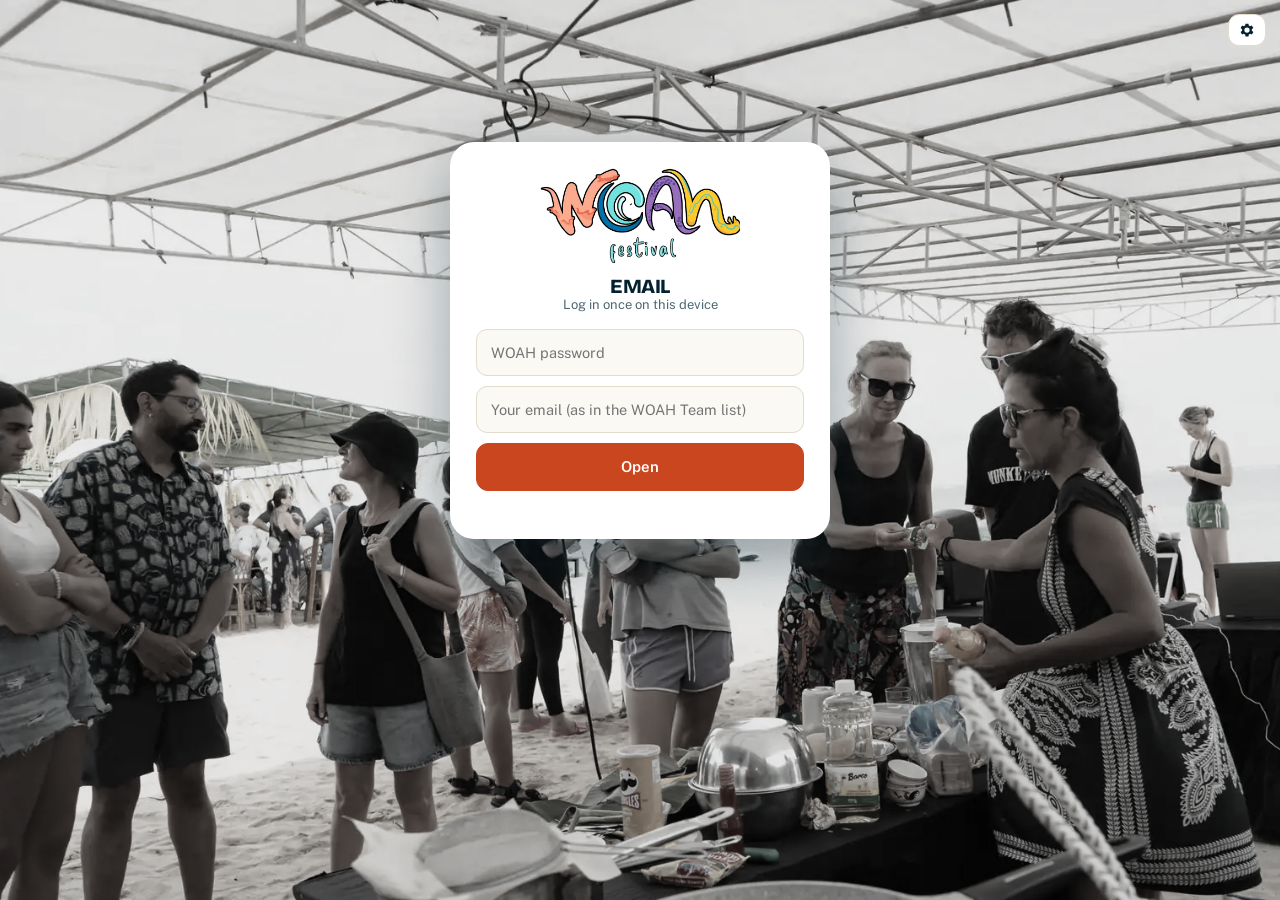
<file: email.html>
<!DOCTYPE html>
<html>
<head>
<meta charset="utf-8">
<meta name="viewport" content="width=device-width, initial-scale=1">
<title>WOAH Email</title>
<base target="_blank">
<link rel="stylesheet" href="style.css?v=12">
<link rel="icon" href="img/icon.png?v=2">
<link rel="manifest" href="app.webmanifest">
<link rel="apple-touch-icon" href="img/app/apple-touch-icon.png">
<meta name="apple-mobile-web-app-capable" content="yes">
<meta name="mobile-web-app-capable" content="yes">
<meta name="apple-mobile-web-app-title" content="WOAH">
<link rel="preconnect" href="https://fonts.googleapis.com"><link rel="preconnect" href="https://fonts.gstatic.com" crossorigin>
<link rel="stylesheet" href="https://fonts.googleapis.com/css2?family=Bricolage+Grotesque:opsz,wght@12..96,600;12..96,800&family=JetBrains+Mono:wght@500;700&family=Public+Sans:wght@400;500;600;700&display=swap">
<link rel="stylesheet" href="woah.css?v=7">
<link rel="stylesheet" href="ledger.css?v=2">
<link rel="stylesheet" href="tide.css?v=3">
<link rel="stylesheet" href="phone.css?v=4">
<script src="theme.js?v=11"></script>
</head>
<body>
<div class="wrap">
  <div id="login" class="card"></div>
  <div id="app">
  <header>
    <div>
      <a class="back" href="handlers.html" target="_self">← Back to Email handlers</a>
      <h1 style="margin-top:6px"><span>WOAH</span> Email</h1>
      <div class="sub" id="updated">Loading…</div>
    </div>
    <div style="display:flex;flex-direction:column;align-items:flex-end;gap:6px">
      <div style="display:flex;gap:6px;flex-wrap:wrap;justify-content:flex-end"><nav class="pages" id="nav"></nav><button id="refresh" onclick="load()" target="_self">Refresh</button></div>
      <div class="who" id="who"></div>
    </div>
  </header>
  <div class="banner" id="banner"></div>
  <div id="main"></div>
  <div style="margin-top:16px"><a class="back btnlike" href="handlers.html" target="_self">← Back to Email handlers</a></div>
  </div>
</div>
<script src="common.js?v=15"></script>
<script src="extras.js?v=3"></script>
<script src="phone.js?v=7"></script>
<script src="handle.js?v=13"></script>
<script>
  const ID = (new URLSearchParams(location.search).get('id') || '').replace(/[^0-9a-f]/gi, '');

  function render(d) {
    DATA = d;
    const s = d.snap, me = myEmail();
    document.getElementById('updated').textContent = s ? 'Inbox checked ' + when(s.at) + ' · page loaded ' + when(d.now) : 'No inbox data yet';
    const b = document.getElementById('banner');
    if (d.control && d.control.inbox === 'BREAK') { b.className = 'banner warn'; b.textContent = 'The WOAH inbox is on BREAK: forwards and reminders go to the break contacts, not the team.'; }
    else { b.className = 'banner'; b.textContent = ''; }
    const main = document.getElementById('main');
    const f = findItem(ID);
    if (!f) {
      main.innerHTML = `<div class="card"><div class="empty">This email isn't on the lists any more. It may have been answered, marked done or sorted.</div></div>` + convoCard(d.thread);
      return;
    }
    const x = f.x, them = f.kind === 'them', dd = days(x.since);
    let h = `<div class="card">
      <div class="sub">${them ? 'Waiting on them · WOAH sent this and is waiting for an answer' : 'To answer · someone emailed WOAH and is waiting for us'}</div>
      <h2 class="subject">${esc(x.subject)}</h2>
      <div class="meta">${them ? themMeta(x) : usMeta(x)} · <span class="${ageClass(x.since, them ? 7 : 3, them ? 12 : 5)}">${dd === 0 ? 'today' : dd + (dd === 1 ? ' day' : ' days')}</span></div>${ppChip(x)}
      <div style="margin-top:6px">${them ? themTags(x, me) : usTags(x, me)} <a class="mine" href="${esc(mineLink(x))}">find in my email</a></div>
      ${them ? '' : flagHtml(x)}${pendHtml(x, them)}
      ${sending(x) ? `<div class="sentlbl" style="margin-top:8px">Sent, waiting for Chris to confirm. Nothing else to do here.</div>` : them ? themButtons(x, me, true) : usButtons(x, me, true)}
      <div class="confirm" id="hc-${x.id}"></div>
    </div>`;
    h += composerCard(x, them);
    h += convoCard(d.thread);
    main.innerHTML = h;
    if (/^#(followup|reply)$/.test(location.hash)) { const c = document.getElementById('compose'); if (c) c.scrollIntoView(); }
  }

  // reply / follow-up composer
  function composerCard(x, them) {
    const op = them ? 'followup' : 'reply', title = them ? 'Follow up' : 'Reply';
    const dr = DRAFTS[x.id];
    const to = esc((them ? x.who : x.from) || 'them');
    let body;
    if (sending(x) || (dr && dr.sent)) body = `<div class="okbox">Your ${them ? 'follow-up' : 'reply'} is on its way: Chris sends it from the WOAH email within about 5 minutes and emails you a copy.</div>`;
    else if (!dr) body = `<div class="sub" style="margin-bottom:6px">Write the ${them ? 'follow-up' : 'reply'} yourself, or let Chris suggest one${them ? ' from the conversation' : ' from the conversation and the WOAH files in Drive'}.</div>
      <div class="hact"><button class="primary" onclick="suggest('${x.id}')">Suggest a ${them ? 'follow-up' : 'reply'} with Chris</button><button onclick="blank('${x.id}')">Write my own</button></div>`;
    else if (dr.loading) body = `<div class="sub">Chris is reading the conversation${them ? '' : ' and the WOAH files in Drive'} and writing a suggestion…</div>
      <div class="hact"><button onclick="blank('${x.id}')">Write my own instead</button></div>`;
    else body = `<div class="sub" style="margin-bottom:6px">${dr.blank ? 'Write your ' + (them ? 'follow-up' : 'reply') + ' below.' : dr.ai ? 'Suggested by Chris. Check it and change anything you like.' : 'A simple template (the AI suggestion wasn\'t available).'} It's sent to <b>${to}</b> exactly as written, from the WOAH email.${them && x.own ? ` ${esc(x.owners || 'The team member')} first sent this from their own email, so they're copied in.` : ''}</div>
      ${dr.waitingFor ? `<div class="waitfor">What we're waiting for: <b>${esc(dr.waitingFor)}</b></div>` : ''}
      ${dr.asking ? `<div class="waitfor">What they're asking: <b>${esc(dr.asking)}</b></div>` : ''}
      ${(dr.check || []).length ? `<div class="checkbox"><b>Check before sending</b><ul>${dr.check.map(c => `<li>${esc(c)}</li>`).join('')}</ul></div>` : ''}
      <textarea class="compose" id="draft" oninput="DRAFTS['${x.id}'].text=this.value" ${dr.polishing ? 'disabled' : ''}>${esc(dr.text)}</textarea>
      ${dr.blank ? `<div class="hact polish" style="align-items:center"><button onclick="polish('${x.id}')" ${dr.polishing ? 'disabled' : ''}>${dr.polishing ? 'Improving…' : 'Improve my text'}</button>${dr.before != null && !dr.polishing ? `<button onclick="unpolish('${x.id}')">Undo</button>` : ''}<span class="sub">${dr.polishing ? 'Chris is fixing the grammar and wording…' : dr.polishErr ? esc(dr.polishErr) : dr.before != null ? 'Chris tidied the grammar and wording. Nothing else was changed, but read it once before sending.' : 'Chris fixes the grammar and makes it sound professional, without changing what you wrote.'}</span></div>` : ''}
      ${(dr.used || []).length ? `<div class="sub" style="margin-top:4px">Facts taken from: ${esc(dr.used.join(', '))}</div>` : ''}
      <div class="sub" style="margin-top:4px">Anything in [square brackets] is a gap Chris couldn't fill: replace it before sending.</div>
      <div class="hact"><button class="primary" onclick="act('${x.id}','${op}')">Send from the WOAH email</button><button onclick="suggest('${x.id}')">${dr.blank ? 'Suggest with Chris' : 'Write a new suggestion'}</button><button onclick="blank('${x.id}')">Start blank</button></div>
      ${them ? '' : `<div class="sub" style="margin-top:8px">You can still reply from Chris's forward in your own inbox instead, as usual.</div>`}`;
    return `<div class="card" id="compose" style="margin-top:14px"><b>${title}</b>${body}</div>`;
  }
  function redrawComposer(id) {
    const g = findItem(id), c = document.getElementById('compose');
    if (g && c) c.outerHTML = composerCard(g.x, g.kind === 'them');
  }
  function blank(id) {
    const g = findItem(id); if (!g) return;
    const name = myEmail() ? teamName(myEmail()) : '';
    DRAFTS[id] = { text: `Hi ,\n\n\n\nBest,\n${name}\nWOAH Festival Team`, blank: true, ai: false };
    redrawComposer(id);
  }
  // "Improve my text": only for their own text
  function polish(id) {
    const dr = DRAFTS[id]; if (!dr || !dr.blank || dr.polishing) return;
    const t = document.getElementById('draft'); if (t) dr.text = t.value;
    const own = dr.text.split('\n').filter(l => !/^\s*(hi\s*,?|best,?|woah festival team)\s*$/i.test(l) && l.trim() !== (myEmail() ? teamName(myEmail()) : '')).join(' ').trim();
    if (own.length < 15) { dr.polishErr = 'Write your message first, then press Improve my text.'; redrawComposer(id); return; }
    const g = findItem(id);
    dr.polishing = true; dr.polishErr = ''; redrawComposer(id);
    call({ action: 'polish', id, text: dr.text, kind: g && g.kind === 'them' ? 'followup' : 'reply' }).then(r => {
      if (DRAFTS[id] !== dr) return;   // they switched to a Chris suggestion meanwhile
      dr.polishing = false;
      if (r.text) { dr.before = dr.text; dr.text = r.text; }
      redrawComposer(id);
    }).catch(err => { if (DRAFTS[id] !== dr) return; dr.polishing = false; dr.polishErr = err.message; redrawComposer(id); });
  }
  function unpolish(id) { const dr = DRAFTS[id]; if (!dr || dr.before == null) return; dr.text = dr.before; dr.before = null; redrawComposer(id); }
  function sending(x) { return ((DATA.pending || []).some(a => a.id === x.id && ['reply', 'followup', 'done'].includes(a.op))); }
  function suggest(id) {
    DRAFTS[id] = { loading: true };
    redrawComposer(id);
    call({ action: 'draft', id }).then(r => {
      if (!DRAFTS[id] || !DRAFTS[id].loading) return;   // they chose to write their own meanwhile
      DRAFTS[id] = { text: r.draft || '', ai: !!r.ai, waitingFor: r.waitingFor || '', asking: r.asking || '', check: r.check || [], used: r.used || [] };
      redrawComposer(id);
    }).catch(err => { DRAFTS[id] = { text: '', ai: false, check: [err.message] }; redrawComposer(id); });
  }

  // conversation, oldest first
  function convoCard(t) {
    if (!t || !(t.msgs || []).length) return `<div class="card" style="margin-top:14px"><b>The email</b><div class="sub" style="margin-top:4px">The full email isn't ready yet (Chris saves it within the hour). Use "find in my email" to read it in Gmail.</div></div>`;
    const more = t.count > t.msgs.length ? `<div class="sub">Showing the last ${t.msgs.length} of ${t.count} emails in this conversation.</div>` : '';
    return `<div class="card" style="margin-top:14px"><b>The email</b>${more}` + t.msgs.map((m, i) => `
      <div class="msg ${m.us ? 'us' : ''} ${i === t.msgs.length - 1 ? 'last' : ''}">
        <div class="mhead"><b>${esc(m.us ? 'WOAH Festival' : m.from)}</b> <span class="sub">${m.us ? '' : '&lt;' + esc(m.email) + '&gt;'} · ${esc(when(m.at))}</span></div>
        <div class="body">${esc(m.text || '(no text)')}</div>
        ${(m.files || []).length ? `<div class="sub">Attached: ${esc(m.files.join(', '))}</div>` : ''}
      </div>`).join('') + `</div>`;
  }

  window.afterAct = d => { d.thread = DATA.thread; d.id = DATA.id; render(d); };
  if (!ID) document.getElementById('main').innerHTML = '<div class="card"><div class="empty">No email picked. Go back to the Email handlers page.</div></div>';
  start({ title: 'Email', need: 'handler', action: 'thread', params: { id: ID }, onData: render });
</script>
</body>
</html>
</file>
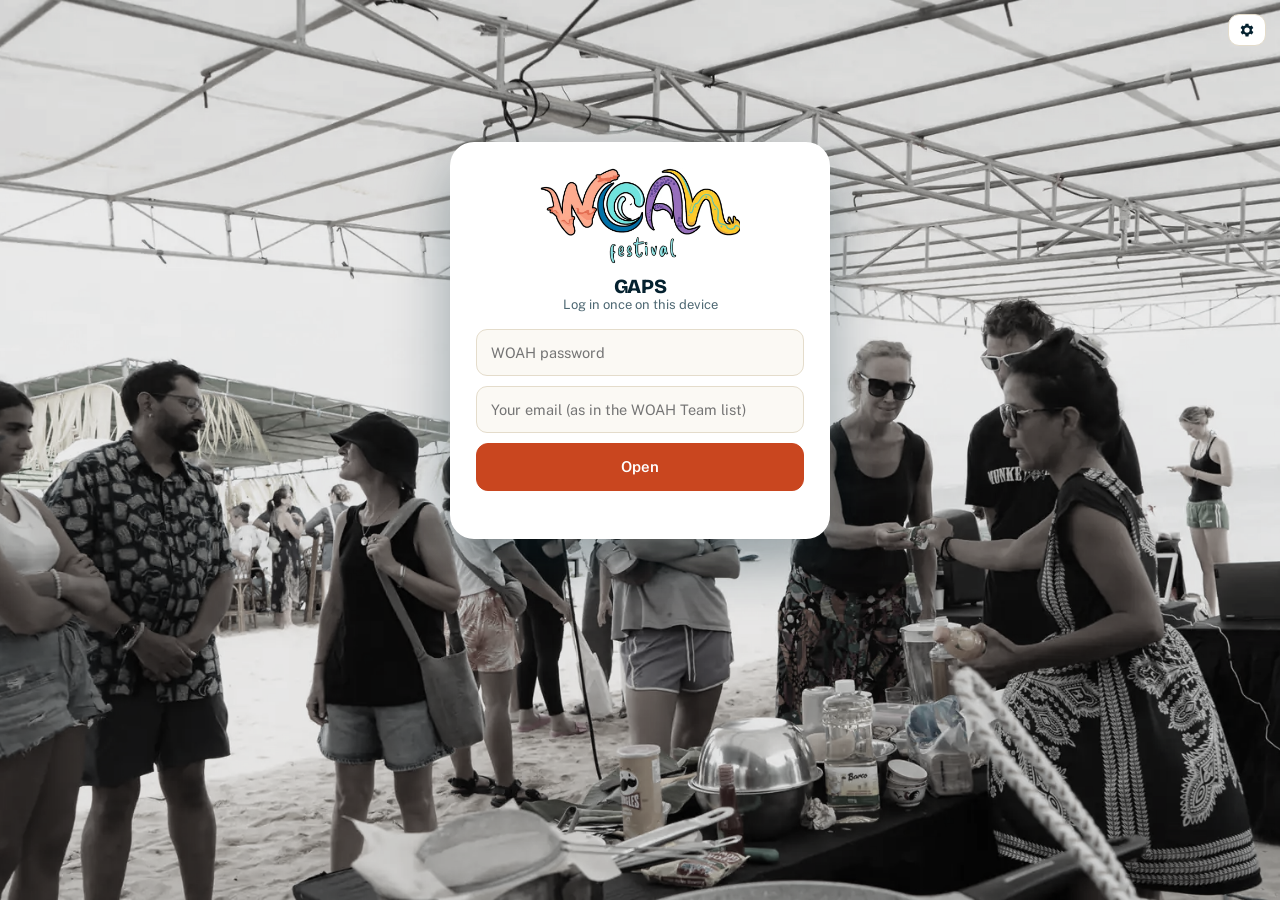
<file: gaps.html>
<!DOCTYPE html>
<html>
<head>
<meta charset="utf-8">
<meta name="viewport" content="width=device-width, initial-scale=1">
<title>WOAH Gaps</title>
<base target="_blank">
<link rel="stylesheet" href="style.css">
<link rel="icon" href="img/icon.png?v=2">
<link rel="manifest" href="app.webmanifest">
<link rel="apple-touch-icon" href="img/app/apple-touch-icon.png">
<meta name="apple-mobile-web-app-capable" content="yes">
<meta name="mobile-web-app-capable" content="yes">
<meta name="apple-mobile-web-app-title" content="WOAH">
<link rel="preconnect" href="https://fonts.googleapis.com"><link rel="preconnect" href="https://fonts.gstatic.com" crossorigin>
<link rel="stylesheet" href="https://fonts.googleapis.com/css2?family=Bricolage+Grotesque:opsz,wght@12..96,600;12..96,800&family=JetBrains+Mono:wght@500;700&family=Public+Sans:wght@400;500;600;700&display=swap">
<link rel="stylesheet" href="woah.css?v=7">
<link rel="stylesheet" href="ledger.css?v=2">
<link rel="stylesheet" href="tide.css?v=3">
<link rel="stylesheet" href="phone.css?v=4">
<script src="theme.js?v=11"></script>
</head>
<body>
<div class="wrap">
  <div id="login" class="card"></div>
  <div id="app">
  <header>
    <div>
      <h1><span>WOAH</span> Gaps</h1>
      <div class="sub" id="updated">Loading…</div>
    </div>
    <div style="display:flex;flex-direction:column;align-items:flex-end;gap:6px">
      <div style="display:flex;gap:6px;flex-wrap:wrap;justify-content:flex-end"><nav class="pages" id="nav"></nav><button id="refresh" onclick="load()" target="_self">Refresh</button></div>
      <div class="who" id="who"></div>
    </div>
  </header>
  <div class="banner" id="banner"></div>
  <div class="card"><div id="panel"></div></div>
  <div class="card how" style="margin-top:14px">Chris looks at the WOAH inbox (who answers, what gets ignored), the Planner (overdue, no owner), the Team list, upcoming dates and Drive activity, then suggests the jobs to fill. It re-checks once a day; press <b>Re-check now</b> after big changes.</div>
  </div>
</div>
<script src="common.js?v=15"></script>
<script src="extras.js?v=3"></script>
<script src="phone.js?v=7"></script>
<script>
  let GAPS = null, GAPS_LOADING = false, GAPS_ERR = '';
  function loadGaps(force) {
    if (GAPS_LOADING) return;
    GAPS_LOADING = true; GAPS_ERR = '';
    draw();
    call({ action: 'gaps', force: !!force })
      .then(g => { GAPS = g; })
      .catch(e => { GAPS_ERR = e.message; })
      .then(() => { GAPS_LOADING = false; draw(); });
  }
  function renderGaps(p) {
    if (!GAPS && !GAPS_LOADING && !GAPS_ERR) { loadGaps(false); }
    if (GAPS_LOADING) { p.innerHTML = '<div class="empty">Chris is checking the inbox, Planner and Drive for weak spots… (can take up to a minute)</div>'; return; }
    if (GAPS_ERR) { p.innerHTML = `<div class="empty">Couldn't check: ${esc(GAPS_ERR)} <button onclick="loadGaps(true)">Try again</button></div>`; return; }
    const g = GAPS;
    const note = g.noKey ? ' · basic checks only (no AI key set)' : g.aiError ? ' · AI unavailable, basic checks only' : '';
    let h = `<div class="gaps-head"><div class="gaps-sum">${esc(g.summary)}</div>
      <div style="text-align:right"><button onclick="loadGaps(true)">Re-check now</button><div class="sub" style="margin-top:4px">Checked ${agoText(g.at)}${note}</div></div></div>`;
    if (g.roles && g.roles.length) {
      h += `<div class="gh">Jobs to fill</div><div class="roles">` + g.roles.map(r => `<div class="card">
        <div style="font-weight:600">${esc(r.title)} ${r.priority ? `<span class="sev ${esc(r.priority)}">${esc(r.priority)}</span>` : ''}</div>
        ${r.responsibilities.length ? '<ul>' + r.responsibilities.map(x => `<li>${esc(x)}</li>`).join('') + '</ul>' : ''}
        <div class="sub">${esc(r.why)}</div></div>`).join('') + '</div>';
    }
    h += `<div class="gh">Weak spots</div>`;
    h += g.gaps.length ? g.gaps.map(x => `<div class="gap ${esc(x.severity)}">
      <h3>${esc(x.area)} <span class="sev ${esc(x.severity)}">${esc(x.severity)}</span></h3>
      ${x.evidence && x.evidence.length ? '<ul>' + x.evidence.map(e => `<li>${esc(e)}</li>`).join('') + '</ul>' : ''}
      ${x.why ? `<div class="fix">${esc(x.why)}</div>` : ''}
      ${x.role ? `<div class="role"><b>Who would fix it:</b> ${esc(x.role)}</div>` : ''}
      ${x.quickFix ? `<div class="role"><b>This week:</b> ${esc(x.quickFix)}</div>` : ''}</div>`).join('')
      : '<div class="empty">Nothing looks badly stuck right now.</div>';
    const f = g.facts || {}, pl = f.planner || {}, st = f.inbox && f.inbox.stats;
    h += `<div class="sub" style="margin-top:12px">Based on: ${st ? st.total + ' emails in the last ' + st.days + ' days, ' : ''}${pl.open || 0} open Planner items (${pl.overdue || 0} overdue, ${pl.noOwner || 0} with no owner), ${f.team || 0} team members${f.drive && f.drive.filesSeen != null ? ', ' + f.drive.filesSeen + ' WOAH files in Drive' : ''}.</div>`;
    p.innerHTML = h;
  }

  function draw() { renderGaps(document.getElementById('panel')); }
  function render(d) {
    document.getElementById('updated').textContent = 'Where WOAH is weak, and which jobs would fix it';
    if (!GAPS && !GAPS_LOADING) loadGaps(false); else draw();
  }

  start({ title: 'Gaps', need: 'full', action: 'data', every: 0, onData: render });
</script>
</body>
</html>
</file>
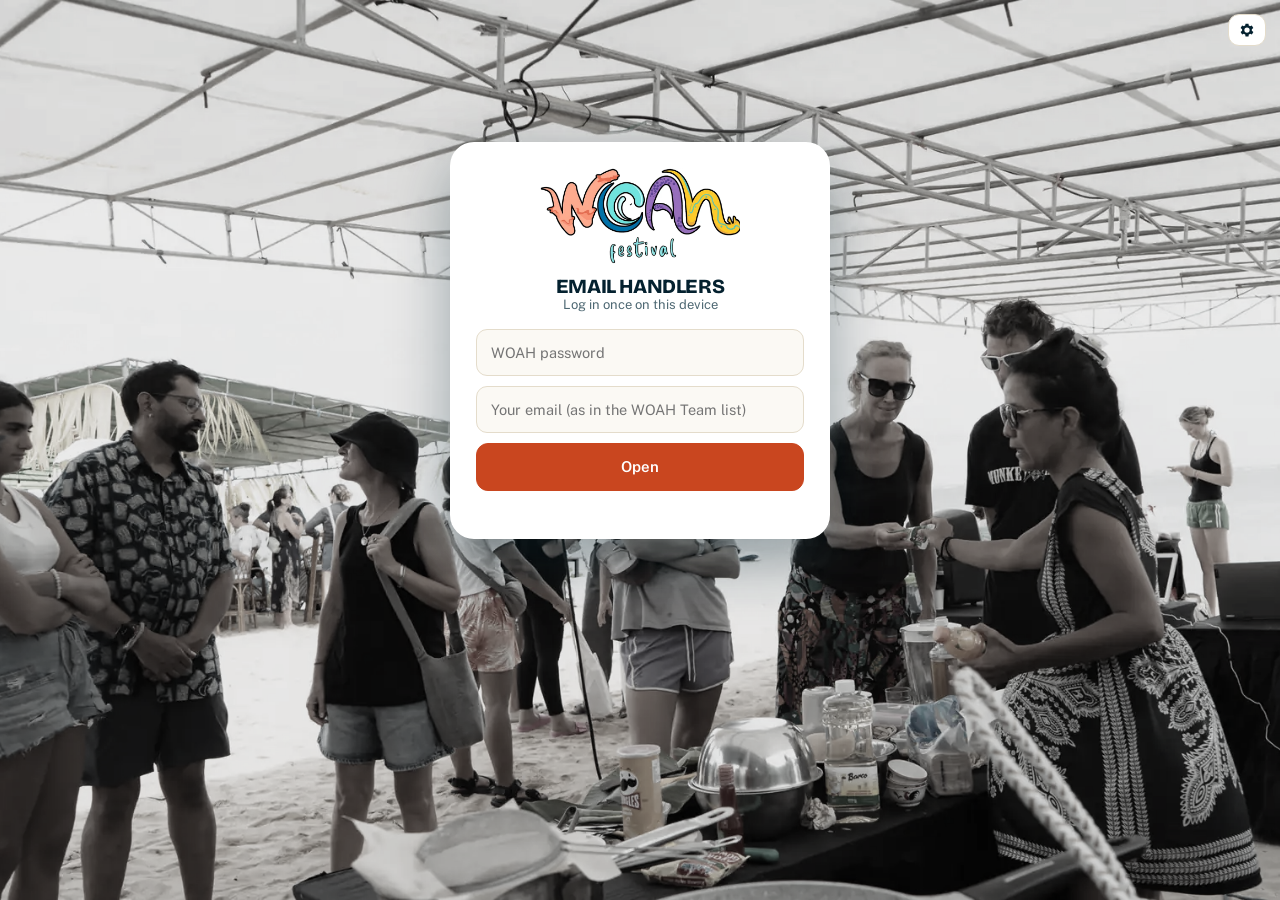
<file: handlers.html>
<!DOCTYPE html>
<html>
<head>
<meta charset="utf-8">
<meta name="viewport" content="width=device-width, initial-scale=1">
<title>WOAH Email Handlers</title>
<base target="_blank">
<link rel="stylesheet" href="style.css?v=12">
<link rel="icon" href="img/icon.png?v=2">
<link rel="manifest" href="app.webmanifest">
<link rel="apple-touch-icon" href="img/app/apple-touch-icon.png">
<meta name="apple-mobile-web-app-capable" content="yes">
<meta name="mobile-web-app-capable" content="yes">
<meta name="apple-mobile-web-app-title" content="WOAH">
<link rel="preconnect" href="https://fonts.googleapis.com"><link rel="preconnect" href="https://fonts.gstatic.com" crossorigin>
<link rel="stylesheet" href="https://fonts.googleapis.com/css2?family=Bricolage+Grotesque:opsz,wght@12..96,600;12..96,800&family=JetBrains+Mono:wght@500;700&family=Public+Sans:wght@400;500;600;700&display=swap">
<link rel="stylesheet" href="woah.css?v=7">
<link rel="stylesheet" href="ledger.css?v=2">
<link rel="stylesheet" href="tide.css?v=3">
<link rel="stylesheet" href="phone.css?v=4">
<script src="theme.js?v=11"></script>
</head>
<body>
<div class="wrap">
  <div id="login" class="card"></div>
  <div id="app">
  <header>
    <div>
      <h1><span>WOAH</span> Email Handlers</h1>
      <div class="sub" id="updated">Loading…</div>
    </div>
    <div style="display:flex;flex-direction:column;align-items:flex-end;gap:6px">
      <div style="display:flex;gap:6px;flex-wrap:wrap;justify-content:flex-end"><nav class="pages" id="nav"></nav><button id="refresh" onclick="load()" target="_self">Refresh</button></div>
      <div class="who" id="who"></div>
    </div>
  </header>
  <div class="banner" id="banner"></div>
  <div class="card">
    <div class="tabs" id="tabs"></div>
    <div id="panel" class="scroll"></div>
  </div>
  <div class="card how" id="how" style="margin-top:14px"></div>
  </div>
</div>
<script src="common.js?v=15"></script>
<script src="extras.js?v=3"></script>
<script src="phone.js?v=7"></script>
<script src="handle.js?v=13"></script>
<script src="outreach.js?v=4"></script>
<script>
  let TAB = 'us';
  try { const t = localStorage.getItem('woahHandlerTab'); TAB = t === 'them' || t === 'new' ? t : 'us'; } catch (e) {}
  let MINE_ONLY = false; try { MINE_ONLY = localStorage.getItem('woahMineOnly') === '1'; } catch (e) {}
  function setTab(t) { TAB = t; try { localStorage.setItem('woahHandlerTab', t); } catch (e) {} renderTabs(); renderPanel(false); }
  function setMine(on) { MINE_ONLY = on; try { localStorage.setItem('woahMineOnly', on ? '1' : '0'); } catch (e) {} renderPanel(); }
  function mineToggle() {
    return `<div class="seg small" style="margin:0"><button class="${MINE_ONLY ? '' : 'active'}" onclick="setMine(false)">Everyone</button><button class="${MINE_ONLY ? 'active' : ''}" onclick="setMine(true)">Mine only</button></div>`;
  }
  function renderTabs() {
    const me = myEmail(), l = lists(), now = Date.now();
    const mineUs = l.us.filter(x => !leaving(x) && !(x.snoozeUntil > now) && ((x.to || []).includes(me) || x.claimedBy === me)).length;
    const mineThem = l.them.filter(x => !leaving(x) && !(x.snoozeUntil > now) && chasing(x, me)).length;
    const tabs = [['us', 'To answer', mineUs ? mineUs + ' yours' : ''], ['them', 'Waiting on them', mineThem ? mineThem + ' yours' : ''], ['new', 'New sponsor email', '']];
    document.getElementById('tabs').innerHTML = tabs.map(([k, n, c]) => `<button class="${TAB === k ? 'active' : ''}" onclick="setTab('${k}')">${n}${c ? `<span class="count">· ${c}</span>` : ''}</button>`).join('');
  }
  function renderPanel(refreshed) {
    const p = document.getElementById('panel');
    if (TAB === 'new') {
      renderOutreach(p, refreshed);
      document.getElementById('how').innerHTML = `<b>New sponsor / Returning sponsor</b> = which template the email starts from (the two template docs; edits to them show up here automatically). &nbsp;
         Fill in their name, company and email, check the text, then <b>Send from the WOAH email</b>. Chris sends it within about 5 minutes and emails you a copy. &nbsp;
         If they reply, Chris forwards it to you and the sponsorship team; if they don't, you get a follow-up nudge after 5 days (it then shows in <b>Waiting on them</b>).`;
      return;
    }
    if (TAB === 'them') renderThem(p); else renderHandle(p);
    document.getElementById('how').innerHTML = (TAB === 'them'
      ? `<b>Write follow-up</b> = Chris writes a suggested email; you check it and send it from the WOAH email. &nbsp;
         <b>I'll chase it</b> = only you get Chris's follow-up nudges. &nbsp;
         <b>Pass on</b> = pick whole departments and/or people: Chris emails them and they all get the nudges. &nbsp;
         <b>Remind me</b> = no nudges until the day you pick, then one more. &nbsp;
         <b>Sorted</b> = they answered some other way or no follow-up is needed. &nbsp;
         <b>Dismiss</b> = off the list in one click, no more nudges.`
      : `<b>Write reply</b> = Chris suggests an answer from the conversation and WOAH's Drive files (or write your own); you check it and send it from the WOAH email. &nbsp;
         <b>Claim</b> = "I'm on it": only you get the reminders. &nbsp;
         <b>Reassign</b> = pick whole departments and/or people: Chris forwards it to them and any of them can reply. &nbsp;
         <b>Snooze</b> = no reminders for a while. &nbsp;
         <b>Mark done</b> = answered some other way or needs no reply. &nbsp;
         <b>Dismiss</b> = off the list in one click, no more reminders.
         You can still reply from Chris's forward in your own inbox.`) + ' Click an email\'s subject to see the whole email.';
  }
  // hide right away, Chris does it within ~5 min
  const leaving = x => ((DATA && DATA.pending) || []).some(a => a.id === x.id && ['reply', 'followup', 'done'].includes(a.op));
  // waiting for confirmation: buttons stay disabled so nothing is sent twice
  const sentSection = (list, them) => {
    const s = list.filter(leaving);
    if (!s.length) return '';
    const what = x => { const a = ((DATA && DATA.pending) || []).find(p => p.id === x.id && ['reply', 'followup', 'done'].includes(p.op)); return a.op === 'reply' ? 'Reply sent by ' + teamName(a.by) : a.op === 'followup' ? 'Follow-up sent by ' + teamName(a.by) : 'Closed by ' + teamName(a.by); };
    return `<div class="gh">Sent, waiting for confirmation <span class="sub">· ${s.length}</span></div><div class="sub" style="margin:-4px 0 8px">Chris sends these from the WOAH email within about 5 minutes, then they drop off the list. Don't send them again.</div>` +
      s.map(x => `<div class="hitem sent"><div class="top"><div>${subjLink(x)}</div><div class="sentlbl">${esc(what(x))} · waiting for Chris</div></div><div class="meta">${them ? themMeta(x) : usMeta(x)}</div></div>`).join('');
  };
  const section = (title, list, note, fn, me) => list.length ? `<div class="gh">${title} <span class="sub">· ${list.length}</span></div>${note ? `<div class="sub" style="margin:-4px 0 8px">${note}</div>` : ''}` + list.map(x => fn(x, me)).join('') : '';

  // no owner, then queue by urgency, then snoozed
  function renderHandle(p) {
    const me = myEmail(), now = Date.now();
    const allUs = lists().us.filter(x => x.id);
    let items = allUs.filter(x => !leaving(x));
    if (MINE_ONLY && me) items = items.filter(x => (x.to || []).includes(me) || x.claimedBy === me);
    const snoozed = items.filter(x => x.snoozeUntil > now);
    const active = items.filter(x => !(x.snoozeUntil > now));
    const noOwner = active.filter(x => !x.claimedBy && (x.to || []).length === 1 && x.to[0] === ADMIN);
    const queue = active.filter(x => !noOwner.includes(x)).sort((a, b) => urgency(b) - urgency(a));
    let h = `<div class="htools"><div class="sub">Most urgent first. Buttons are done by Chris within about 5 minutes.</div>${mineToggle()}</div>`;
    h += sentSection(allUs.filter(x => !MINE_ONLY || !me || (x.to || []).includes(me) || x.claimedBy === me), false);
    h += section('No owner', noOwner, 'No topic fitted, so these only went to David. Claim one or pass it to the right person.', item, me);
    h += section('Queue', queue, '', item, me);
    h += section('Snoozed', snoozed, 'No reminders until the date shown.', item, me);
    if (!items.length) h += `<div class="empty">${MINE_ONLY ? 'Nothing waiting on you.' : 'Nothing waiting. Nice.'}</div>`;
    p.innerHTML = h;
  }

  // gone quiet, waiting, reminder set
  function renderThem(p) {
    const me = myEmail(), now = Date.now();
    const allThem = lists().them.filter(x => x.id);
    let items = allThem.filter(x => !leaving(x));
    if (MINE_ONLY && me) items = items.filter(x => chasing(x, me));
    const later = items.filter(x => x.snoozeUntil > now).sort((a, b) => a.snoozeUntil - b.snoozeUntil);
    const live = items.filter(x => !(x.snoozeUntil > now)).sort((a, b) => (a.since || 0) - (b.since || 0));
    const quiet = live.filter(x => (x.nudges || 0) >= 2);
    const waiting = live.filter(x => !quiet.includes(x));
    let h = `<div class="htools"><div class="sub">Emails WOAH sent that haven't been answered yet, oldest first. Buttons are done by Chris within about 5 minutes.</div>${mineToggle()}</div>`;
    h += sentSection(allThem.filter(x => !MINE_ONLY || !me || chasing(x, me)), true);
    h += section('Gone quiet', quiet, 'Chris has nudged twice and stopped. Send a follow-up, set a reminder, or mark it sorted.', themItem, me);
    h += section('Waiting', waiting, 'Chris nudges whoever is chasing it (2 nudges max).', themItem, me);
    h += section('Reminder set', later, 'No nudges until the date shown, then one more.', themItem, me);
    if (!items.length) h += `<div class="empty">${MINE_ONLY ? 'Nobody is keeping you waiting.' : 'Nobody is keeping us waiting.'}</div>`;
    p.innerHTML = h;
  }

  function render(d) {
    DATA = d;
    const s = d.snap;
    document.getElementById('updated').textContent = s ? 'Inbox checked ' + when(s.at) + ' · page loaded ' + when(d.now) : 'No inbox data yet';
    const b = document.getElementById('banner');
    if (d.control && d.control.inbox === 'BREAK') { b.className = 'banner warn'; b.textContent = 'The WOAH inbox is on BREAK: forwards and reminders go to the break contacts, not the team.'; }
    else if (s && Date.now() - s.at > 60 * 60000) { b.className = 'banner warn'; b.textContent = 'The WOAH Inbox last checked in ' + when(s.at) + '. It may have stopped running.'; }
    else { b.className = 'banner'; b.textContent = ''; }
    renderTabs(); renderPanel(true);
  }

  start({ title: 'Email Handlers', need: 'handler', action: 'data', every: 2, onData: render });
</script>
</body>
</html>
</file>
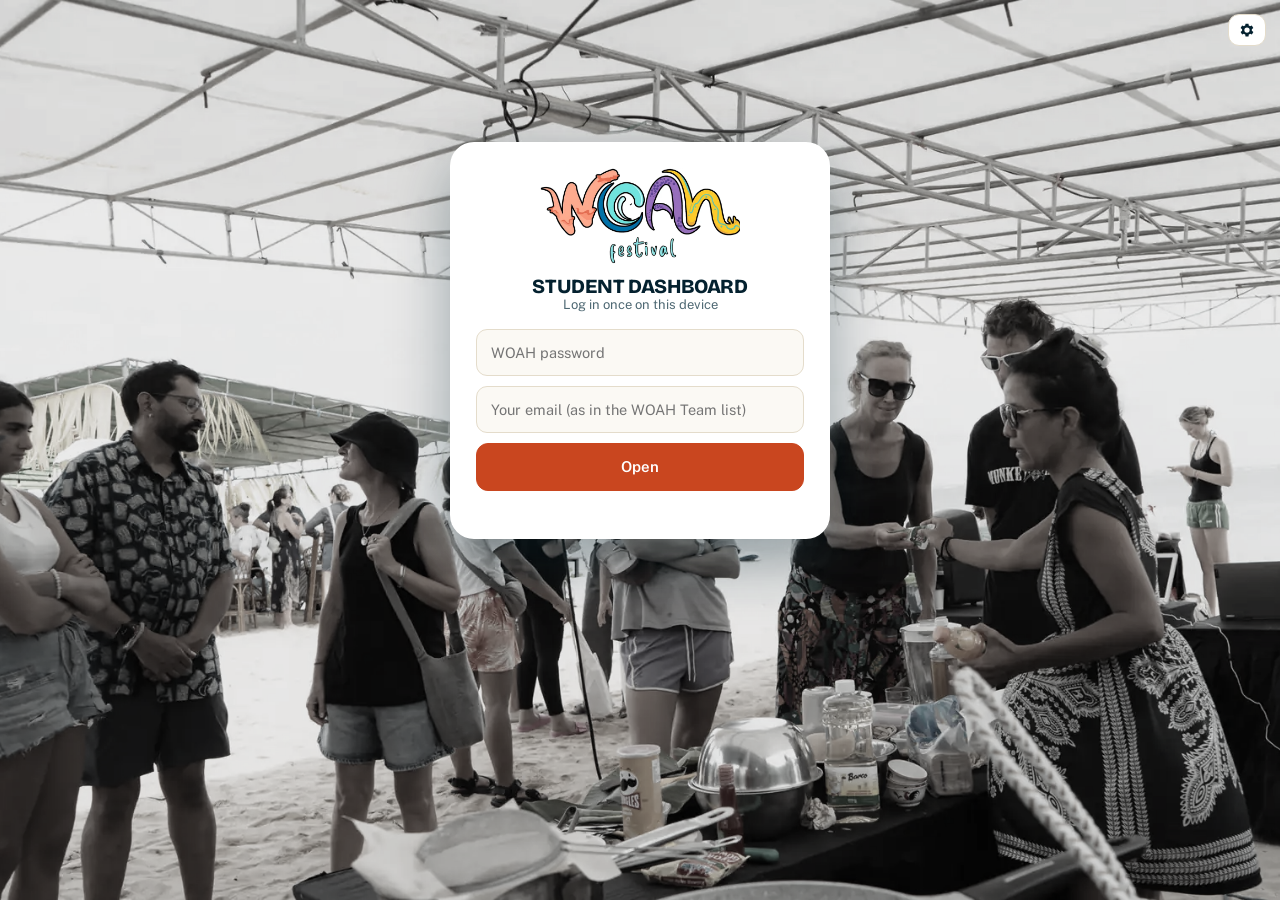
<file: home.html>
<!DOCTYPE html>
<html>
<head>
<meta charset="utf-8">
<meta name="viewport" content="width=device-width, initial-scale=1">
<title>WOAH Student Dashboard</title>
<base target="_blank">
<link rel="stylesheet" href="style.css?v=12">
<link rel="icon" href="img/icon.png?v=2">
<link rel="manifest" href="app.webmanifest">
<link rel="apple-touch-icon" href="img/app/apple-touch-icon.png">
<meta name="apple-mobile-web-app-capable" content="yes">
<meta name="mobile-web-app-capable" content="yes">
<meta name="apple-mobile-web-app-title" content="WOAH">
<link rel="preconnect" href="https://fonts.googleapis.com"><link rel="preconnect" href="https://fonts.gstatic.com" crossorigin>
<link rel="stylesheet" href="https://fonts.googleapis.com/css2?family=Bricolage+Grotesque:opsz,wght@12..96,600;12..96,800&family=JetBrains+Mono:wght@500;700&family=Public+Sans:wght@400;500;600;700&display=swap">
<link rel="stylesheet" href="woah.css?v=7">
<link rel="stylesheet" href="ledger.css?v=2">
<link rel="stylesheet" href="tide.css?v=3">
<link rel="stylesheet" href="phone.css?v=4">
<script src="theme.js?v=11"></script>
<style>
  .h-hi { display: flex; align-items: center; justify-content: space-between; gap: 12px; flex-wrap: wrap; margin-bottom: 14px; }
  .h-hi h2 { margin: 0 0 4px; font-size: 24px; }
  .h-hi p { margin: 0; color: var(--muted); font-size: 14px; }
  .h-go { display: grid; grid-template-columns: repeat(auto-fill, minmax(150px, 1fr)); gap: 10px; }
  .h-go a, .h-go button { display: flex; flex-direction: column; gap: 3px; margin: 0; padding: 12px 14px; border: 1px solid var(--line); border-radius: 12px; background: var(--card); color: var(--ink); text-decoration: none; text-align: left; font: inherit; cursor: pointer; transition: border-color .15s, transform .15s; }
  .h-go a:hover, .h-go button:hover { border-color: var(--brand); transform: translateY(-1px); }
  .h-go b { font-size: 15px; }
  .h-go small { color: var(--muted); font-size: 12px; line-height: 1.3; }
  .h-pulse { display: grid; grid-template-columns: repeat(auto-fit, minmax(140px, 1fr)); gap: 10px; margin-bottom: 14px; }
  .h-pulse div { padding: 10px 12px; border-radius: 10px; background: var(--bg); }
  .h-pulse b { display: block; font-size: 22px; font-variant-numeric: tabular-nums; }
  .h-pulse span { color: var(--muted); font-size: 12px; }
  .h-bar { display: flex; height: 14px; border-radius: 999px; overflow: hidden; background: var(--bg); margin: 6px 0 8px; }
  .h-bar i { display: block; height: 100%; min-width: 3px; }
  .h-key { display: flex; flex-wrap: wrap; gap: 4px 14px; font-size: 12px; color: var(--muted); }
  .h-key span { display: inline-flex; align-items: center; gap: 5px; }
  html.m .h-hi h2 { font-size: 20px; }
</style>
</head>
<body>
<div class="wrap">
  <div id="login" class="card"></div>
  <div id="app">
  <header>
    <div>
      <h1><span>WOAH</span> Student Dashboard</h1>
      <div class="sub" id="updated">Loading…</div>
    </div>
    <div style="display:flex;flex-direction:column;align-items:flex-end;gap:6px">
      <div style="display:flex;gap:6px;flex-wrap:wrap;justify-content:flex-end"><nav class="pages" id="nav"></nav><button id="refresh" onclick="load()" target="_self">Refresh</button></div>
      <div class="who" id="who"></div>
    </div>
  </header>
  <div class="banner" id="banner"></div>
  <div class="h-hi"><div><h2 id="hi">Hi!</h2><p id="hiLine"></p></div></div>
  <div class="grid stats" id="stats"></div>
  <div class="h-two">
    <div class="card" id="emails"></div>
    <div class="card" id="tasks"></div>
  </div>
  <div class="h-two">
    <div class="card" id="go"></div>
    <div class="card" id="partners"></div>
  </div>
  <div class="card" id="team" style="margin-bottom:14px"></div>
  <div class="card" id="pulse"></div>
  </div>
</div>
<script src="common.js?v=15"></script>
<script src="extras.js?v=3"></script>
<script src="phone.js?v=7"></script>
<script src="home.js?v=2"></script>
<script>
  function greet() { const h = new Date().getHours(); return h < 11 ? 'Good morning' : h < 17 ? 'Hi' : 'Good evening'; }
  function render(d) {
    if (d.me && d.me.role === 'full') { location.replace('./'); return; }   // admins have all of this on the Dashboard
    HD = d;
    const s = d.snap, m = hMine(), tasks = d.tasks || [], over = tasks.filter(x => x.overdue).length;
    document.getElementById('updated').textContent = (s ? 'Emails checked ' + when(s.at) + ' · ' : '') + 'page loaded ' + when(d.now);
    const b = document.getElementById('banner');
    if (!s) { b.className = 'banner warn'; b.textContent = 'Chris hasn\'t shared any email data yet. Try Refresh in a few minutes.'; } else { b.className = 'banner'; b.textContent = ''; }
    const meP = hPerson(myEmail());
    document.getElementById('hi').textContent = greet() + ', ' + (meP ? hShort(meP) : String((ME && ME.name) || '').split(' ')[0]);
    const bits = [];
    if (m.us.length) bits.push(hPlural(m.us.length, 'email') + ' to answer');
    if (over) bits.push(hPlural(over, 'Planner item') + ' overdue');
    document.getElementById('hiLine').textContent = bits.length ? 'You have ' + bits.join(' and ') + '.' : 'Nothing urgent on your plate right now. Nice.';
    const oldUs = m.us.filter(x => days(x.since) >= 3).length;
    const tiles = [
      { n: m.us.length, l: 'Emails for me to answer' + (oldUs ? ' · ' + oldUs + ' over 3 days' : ''), c: oldUs ? 'bad' : 'brand', href: 'handlers.html' },
      { n: m.them.length, l: "Emails I'm chasing", c: 'warn', href: 'handlers.html' },
      { n: tasks.length, l: 'My Planner items' + (over ? ' · ' + over + ' overdue' : ''), c: over ? 'bad' : 'brand', href: '#tasks' },
      { n: d.myPartnersAll || 0, l: "Partners I'm PIC for", c: 'brand', href: '#partners' },
    ];
    document.getElementById('stats').innerHTML = tiles.map(t => `<a class="card stat ${t.c}" href="${t.href}" target="_self" style="text-decoration:none;color:inherit"><div class="n">${t.n}</div><div class="l">${t.l}</div></a>`).join('');
    hEmails('emails'); hTasks('tasks'); hPartners('partners'); hTeam('team');
    const go = [
      ['handlers.html', 'Emails', 'Answer, claim or pass on emails'],
      ['partners.html', 'Partners', 'Search every sponsor and contact'],
      ['pipeline.html', 'Pipeline', 'Sponsors by stage'],
      ['sell.html', 'POS', 'Sell merch at the stand'],
      ['stock.html', 'Stock', "What's left, per size"],
    ];
    document.getElementById('go').innerHTML = `<div class="h-card-h"><h3>Go to</h3></div><div class="h-go">` +
      go.map(([h, t, s]) => `<a href="${h}" target="_self"><b>${t}</b><small>${s}</small></a>`).join('') +
      `<button type="button" onclick="askChris()"><b>Ask Chris</b><small>Questions about WOAH, files and emails</small></button></div>`;
    const P = d.pulse || {}, pos = P.pos, pt = P.partners;
    const cells = [[P.open || 0, 'Emails waiting on WOAH'], [P.waiting || 0, 'Waiting on outside people'], [P.overdue || 0, 'Planner items overdue (team)']];
    if (pos) cells.push([pos.items, 'Items sold today' + (pos.mine ? ' · ' + pos.mine + ' by you' : '')]);
    let bar = '';
    if (pt && pt.total) {
      const st = pt.stages.filter(x => x.n);
      bar = `<div class="h-sec">Partners by stage · ${pt.total} contacts</div>
        <div class="h-bar" role="img" aria-label="Partners by stage">${st.map(x => `<i title="${esc(x.label)}: ${x.n}" style="width:${(x.n / pt.total * 100).toFixed(2)}%;background:${x.color ? esc(x.color) : 'var(--line-2, var(--line))'}"></i>`).join('')}</div>
        <div class="h-key">${st.map(x => `<span><span class="h-dot" style="${x.color ? 'background:' + esc(x.color) : ''}"></span>${esc(x.label)} <b>${x.n}</b></span>`).join('')}</div>`;
    }
    document.getElementById('pulse').innerHTML = `<div class="h-card-h"><h3>Team pulse</h3></div>
      <div class="h-pulse">${cells.map(([n, l]) => `<div><b>${n}</b><span>${l}</span></div>`).join('')}</div>${bar}
      <div class="h-note">The whole team at a glance. Read only.</div>`;
    if (H_OPEN) hRedraw();
    setTimeout(() => hTeam('team'), 2500);   // photos arrive a moment after the first load
  }
  function askChris() { const b = document.querySelector('.w-chat-btn'); if (b) b.click(); }
  window.hReload = () => load();
  start({ title: 'Student Dashboard', need: 'handler', action: 'home', every: 2, onData: render });
</script>
</body>
</html>
</file>
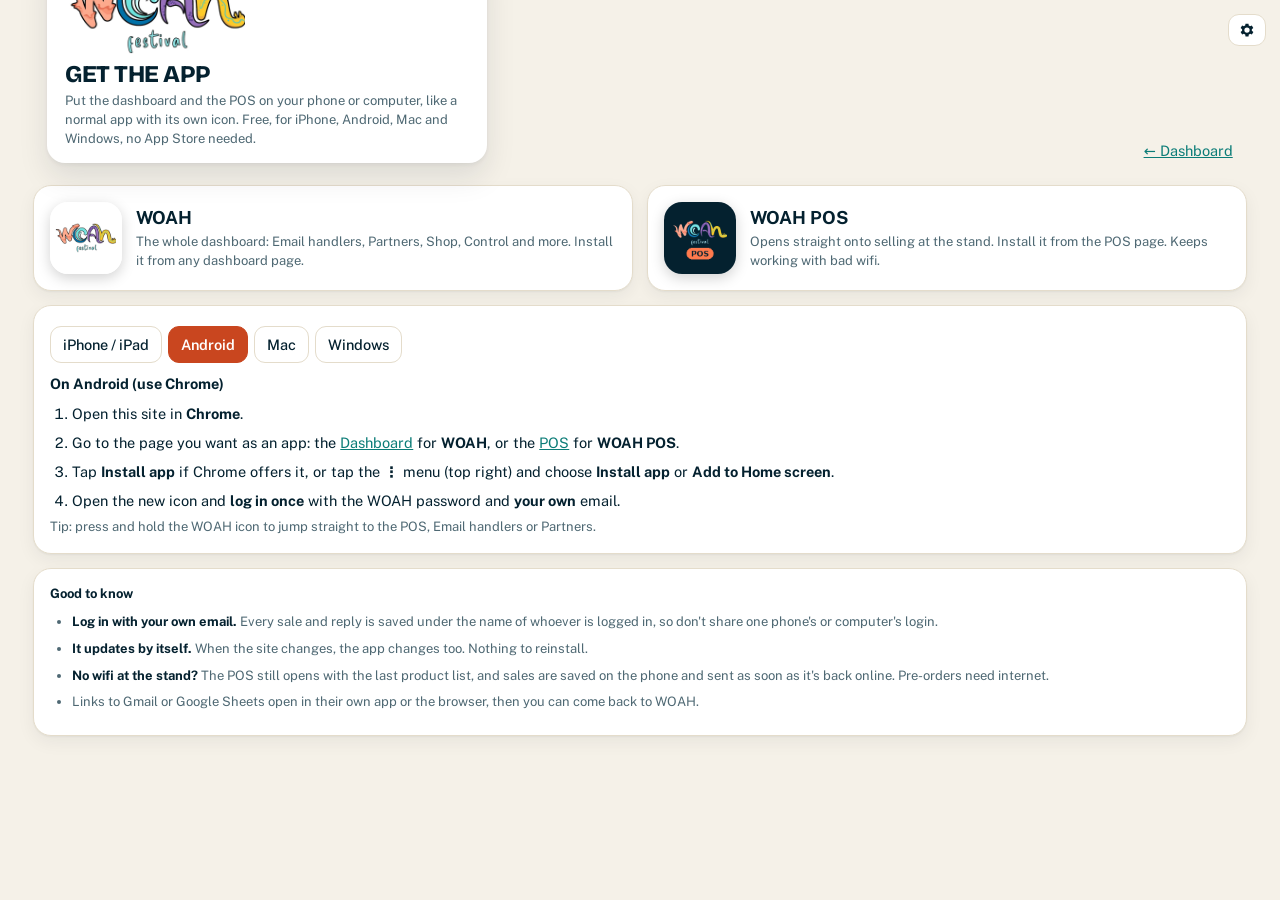
<file: install.html>
<!DOCTYPE html>
<html>
<head>
<meta charset="utf-8">
<meta name="viewport" content="width=device-width, initial-scale=1, viewport-fit=cover">
<title>Get the WOAH app</title>
<base target="_self">
<link rel="stylesheet" href="style.css">
<link rel="icon" href="img/icon.png?v=2">
<link rel="manifest" href="app.webmanifest">
<link rel="apple-touch-icon" href="img/app/apple-touch-icon.png">
<meta name="apple-mobile-web-app-capable" content="yes">
<meta name="mobile-web-app-capable" content="yes">
<meta name="apple-mobile-web-app-title" content="WOAH">
<link rel="preconnect" href="https://fonts.googleapis.com"><link rel="preconnect" href="https://fonts.gstatic.com" crossorigin>
<link rel="stylesheet" href="https://fonts.googleapis.com/css2?family=Bricolage+Grotesque:opsz,wght@12..96,600;12..96,800&family=JetBrains+Mono:wght@500;700&family=Public+Sans:wght@400;500;600;700&display=swap">
<link rel="stylesheet" href="woah.css?v=7">
<link rel="stylesheet" href="ledger.css?v=2">
<link rel="stylesheet" href="tide.css?v=3">
<script src="theme.js?v=11"></script>
<style>
  .apps { display:grid; grid-template-columns:repeat(auto-fit, minmax(260px, 1fr)); gap:14px; margin-top:14px }
  .app { display:flex; gap:14px; align-items:center }
  .app img { width:72px; height:72px; border-radius:18px; box-shadow:0 4px 14px rgba(0,0,0,.18); flex-shrink:0 }
  .app b { font-size:18px } .app .sub { margin-top:2px }
  .steps { margin:8px 0 0; padding-left:22px; line-height:1.6 } .steps li { margin-bottom:6px }
  .os { display:none } .os.on { display:block }
  .tabs2 { display:flex; gap:6px; margin:4px 0 10px; flex-wrap:wrap } .tabs2 button { margin:0 }
  .dl { margin:6px 0 14px; padding:14px; border-radius:14px; background:var(--card-2, var(--bg)); border:1px solid var(--line) }
  .dl .btn { display:inline-block; text-decoration:none; padding:12px 18px; border-radius:12px; font-weight:700; background:var(--brand); color:var(--on-brand,#fff) !important; margin-bottom:6px }
  details.alt { margin-top:12px } details.alt summary { cursor:pointer; font-weight:600; color:var(--muted) }
  code { font-family:'JetBrains Mono',monospace; font-size:12px; background:var(--bg); padding:2px 6px; border-radius:6px; user-select:all }
  .big { font-size:16px; padding:10px 18px }
  .ok { color:var(--ok, #0f7f7a); font-weight:600 }
</style>
</head>
<body>
<div class="wrap">
  <header>
    <div>
      <h1><span>WOAH</span> Get the app</h1>
      <div class="sub">Put the dashboard and the POS on your phone or computer, like a normal app with its own icon. Free, for iPhone, Android, Mac and Windows, no App Store needed.</div>
    </div>
    <div style="display:flex;gap:6px;flex-wrap:wrap;justify-content:flex-end"><a class="btn" href="./">← Dashboard</a></div>
  </header>

  <div class="banner" id="already" style="display:none"></div>

  <div class="apps">
    <div class="card app"><img src="img/app/icon-192.png" alt=""><div><b>WOAH</b><div class="sub">The whole dashboard: Email handlers, Partners, Shop, Control and more. Install it from any dashboard page.</div></div></div>
    <div class="card app"><img src="img/app/pos-icon-192.png" alt=""><div><b>WOAH POS</b><div class="sub">Opens straight onto selling at the stand. Install it from the POS page. Keeps working with bad wifi.</div></div></div>
  </div>

  <div class="card" style="margin-top:14px">
    <div class="tabs2" role="group" aria-label="Your device">
      <button type="button" id="b-ios" onclick="showOs('ios')">iPhone / iPad</button>
      <button type="button" id="b-and" onclick="showOs('and')">Android</button>
      <button type="button" id="b-mac" onclick="showOs('mac')">Mac</button>
      <button type="button" id="b-win" onclick="showOs('win')">Windows</button>
    </div>
    <div id="installBox" style="display:none;margin:10px 0"><button class="primary big" type="button" onclick="doInstall()">Install the WOAH app</button></div>

    <div class="os" id="os-ios">
      <b>On iPhone (use Safari)</b>
      <ol class="steps">
        <li>Open this site in <b>Safari</b>. Other browsers on iPhone can't install apps the same way.</li>
        <li>Go to the page you want as an app: the <a href="./">Dashboard</a> for <b>WOAH</b>, or the <a href="sell.html">POS</a> for <b>WOAH POS</b>.</li>
        <li>Tap the <b>Share</b> button (the square with an arrow pointing up) at the bottom of the screen.</li>
        <li>Scroll down and tap <b>Add to Home Screen</b>, then <b>Add</b>.</li>
        <li>Open the new icon on your home screen and <b>log in once</b> with the WOAH password and <b>your own</b> email.</li>
      </ol>
    </div>

    <div class="os" id="os-and">
      <b>On Android (use Chrome)</b>
      <ol class="steps">
        <li>Open this site in <b>Chrome</b>.</li>
        <li>Go to the page you want as an app: the <a href="./">Dashboard</a> for <b>WOAH</b>, or the <a href="sell.html">POS</a> for <b>WOAH POS</b>.</li>
        <li>Tap <b>Install app</b> if Chrome offers it, or tap the <b>⋮</b> menu (top right) and choose <b>Install app</b> or <b>Add to Home screen</b>.</li>
        <li>Open the new icon and <b>log in once</b> with the WOAH password and <b>your own</b> email.</li>
      </ol>
      <div class="sub">Tip: press and hold the WOAH icon to jump straight to the POS, Email handlers or Partners.</div>
    </div>

    <div class="os" id="os-mac">
      <div class="dl">
        <a class="btn primary big" href="https://github.com/Davidthecrreper10/woah-desktop/releases/latest/download/WOAH_1.0.0_universal.dmg">Download WOAH for Mac (.dmg)</a>
        <div class="sub">About 4 MB. macOS 10.15 or newer, Intel and Apple chips.</div>
      </div>
      <b>First time opening it</b>
      <ol class="steps">
        <li>Open the downloaded <b>WOAH .dmg</b> and drag <b>WOAH</b> into <b>Applications</b>.</li>
        <li>Open WOAH from Applications. The Mac stops it the first time (WOAH isn't from the App Store). Click <b>Done</b>.</li>
        <li>Open <b>System Settings</b> → <b>Privacy &amp; Security</b>, scroll down to <b>Security</b>, and click <b>Open Anyway</b> next to WOAH. Enter your Mac password, then <b>Open</b>.</li>
        <li>That's it: from now on it opens normally. Log in once with the WOAH password and <b>your own</b> email.</li>
      </ol>
      <div class="sub">If the Mac says WOAH "is damaged": open Terminal, paste <code>xattr -cr /Applications/WOAH.app</code>, press Return, then open WOAH again.</div>
      <details class="alt"><summary>Or install it straight from your browser (no download)</summary>
      <ol class="steps">
        <li>Go to the page you want as an app: the <a href="./">Dashboard</a> for <b>WOAH</b>, or the <a href="sell.html">POS</a> for <b>WOAH POS</b>.</li>
        <li><b>Chrome or Edge:</b> click the small <b>install icon</b> at the right end of the address bar (a screen with an arrow), or the <b>⋮</b> menu → <b>Cast, save and share</b> → <b>Install page as app</b>. Then <b>Install</b>.</li>
        <li><b>Safari:</b> in the menu bar choose <b>File</b> → <b>Add to Dock</b>, then <b>Add</b>.</li>
        <li>WOAH opens in its own window and gets an icon in your <b>Dock</b> and <b>Launchpad</b>. Log in once with the WOAH password and <b>your own</b> email.</li>
      </ol></details>
      <div class="sub" style="margin-top:8px">To keep it in the Dock: right-click the WOAH icon → Options → Keep in Dock.</div>
    </div>

    <div class="os" id="os-win">
      <div class="dl">
        <a class="btn primary big" href="https://github.com/Davidthecrreper10/woah-desktop/releases/latest/download/WOAH_1.0.0_x64-setup.exe">Download WOAH for Windows (.exe)</a>
        <div class="sub">About 1 MB. Windows 10 and 11. No admin password needed.</div>
      </div>
      <b>First time opening it</b>
      <ol class="steps">
        <li>Open the downloaded <b>WOAH setup .exe</b>.</li>
        <li>If you see <b>"Windows protected your PC"</b>, click <b>More info</b> → <b>Run anyway</b> (WOAH isn't from the Microsoft Store).</li>
        <li>Click through the installer. WOAH opens and gets a <b>Start menu</b> icon. Log in once with the WOAH password and <b>your own</b> email.</li>
      </ol>
      <details class="alt"><summary>Or install it straight from your browser (no download)</summary>
      <ol class="steps">
        <li>Go to the page you want as an app: the <a href="./">Dashboard</a> for <b>WOAH</b>, or the <a href="sell.html">POS</a> for <b>WOAH POS</b>.</li>
        <li><b>Edge:</b> click the <b>…</b> menu (top right) → <b>Apps</b> → <b>Install this site as an app</b>, then <b>Install</b>.</li>
        <li><b>Chrome:</b> click the small <b>install icon</b> at the right end of the address bar, or the <b>⋮</b> menu → <b>Cast, save and share</b> → <b>Install page as app</b>.</li>
        <li>WOAH opens in its own window and shows up in the <b>Start menu</b>. Log in once with the WOAH password and <b>your own</b> email.</li>
      </ol></details>
      <div class="sub" style="margin-top:8px">To pin it: right-click the WOAH icon in the taskbar → Pin to taskbar.</div>
    </div>
  </div>

  <div class="card how" style="margin-top:14px">
    <b>Good to know</b>
    <ul class="steps">
      <li><b>Log in with your own email.</b> Every sale and reply is saved under the name of whoever is logged in, so don't share one phone's or computer's login.</li>
      <li><b>It updates by itself.</b> When the site changes, the app changes too. Nothing to reinstall.</li>
      <li><b>No wifi at the stand?</b> The POS still opens with the last product list, and sales are saved on the phone and sent as soon as it's back online. Pre-orders need internet.</li>
      <li>Links to Gmail or Google Sheets open in their own app or the browser, then you can come back to WOAH.</li>
    </ul>
  </div>
</div>
<script>
  const ua = navigator.userAgent || '';
  const isIOS = /iPhone|iPad|iPod/.test(ua) || (navigator.platform === 'MacIntel' && navigator.maxTouchPoints > 1);
  const isMac = !isIOS && /Macintosh|Mac OS X/.test(ua), isWin = /Windows/.test(ua);
  function showOs(k) {
    ['ios', 'and', 'mac', 'win'].forEach(o => {
      document.getElementById('os-' + o).classList.toggle('on', k === o);
      document.getElementById('b-' + o).className = k === o ? 'primary' : '';
    });
  }
  showOs(isIOS ? 'ios' : isMac ? 'mac' : isWin ? 'win' : 'and');
  const standalone = (window.matchMedia && matchMedia('(display-mode: standalone)').matches) || navigator.standalone;
  if (standalone) { const b = document.getElementById('already'); b.className = 'banner'; b.style.display = 'block'; b.innerHTML = '<span class="ok">You\'re already using the app.</span> To also get the other one (WOAH or WOAH POS), open the site in your browser and follow the steps below.'; }
  let promptEv = null;
  window.addEventListener('beforeinstallprompt', (e) => { e.preventDefault(); promptEv = e; document.getElementById('installBox').style.display = 'block'; });
  function doInstall() { if (!promptEv) return; promptEv.prompt(); promptEv.userChoice.finally(() => { promptEv = null; document.getElementById('installBox').style.display = 'none'; }); }
  if ('serviceWorker' in navigator) navigator.serviceWorker.register('sw.js').catch(() => {});
</script>
</body>
</html>
</file>
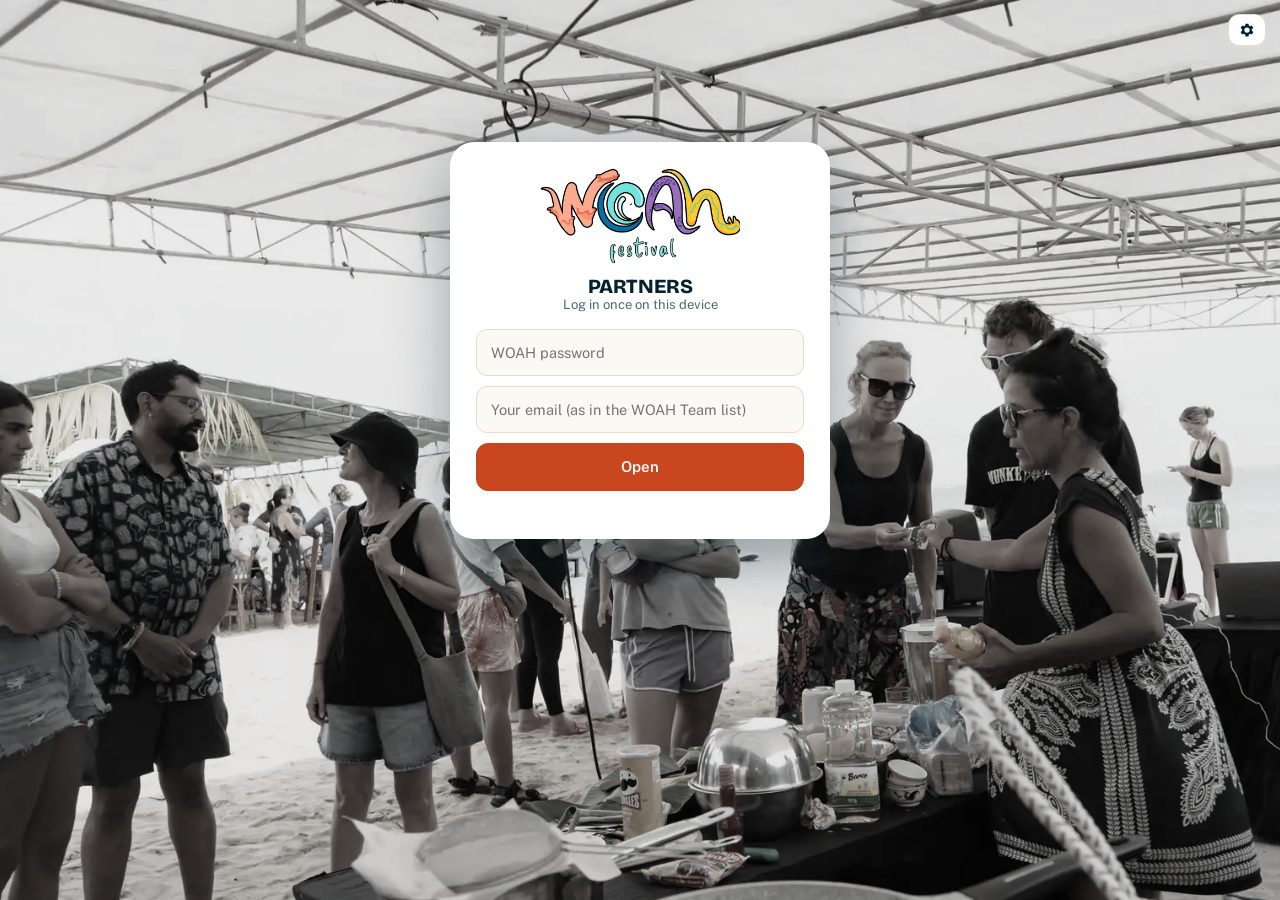
<file: partners.html>
<!DOCTYPE html>
<html>
<head>
<meta charset="utf-8">
<meta name="viewport" content="width=device-width, initial-scale=1">
<title>WOAH Partners</title>
<base target="_blank">
<link rel="stylesheet" href="style.css?v=12">
<link rel="icon" href="img/icon.png?v=2">
<link rel="manifest" href="app.webmanifest">
<link rel="apple-touch-icon" href="img/app/apple-touch-icon.png">
<meta name="apple-mobile-web-app-capable" content="yes">
<meta name="mobile-web-app-capable" content="yes">
<meta name="apple-mobile-web-app-title" content="WOAH">
<link rel="preconnect" href="https://fonts.googleapis.com"><link rel="preconnect" href="https://fonts.gstatic.com" crossorigin>
<link rel="stylesheet" href="https://fonts.googleapis.com/css2?family=Bricolage+Grotesque:opsz,wght@12..96,600;12..96,800&family=JetBrains+Mono:wght@500;700&family=Public+Sans:wght@400;500;600;700&display=swap">
<link rel="stylesheet" href="woah.css?v=7">
<link rel="stylesheet" href="ledger.css?v=2">
<link rel="stylesheet" href="tide.css?v=3">
<link rel="stylesheet" href="phone.css?v=4">
<script src="theme.js?v=11"></script>
<style>
  .pp-search { display: flex; gap: 8px; flex-wrap: wrap; align-items: center; }
  .pp-search input[type=search] { flex: 1 1 260px; font: inherit; padding: 9px 12px; border-radius: 10px; border: 1px solid var(--line); background: var(--card); color: var(--ink); }
  .pp-search select { font: inherit; padding: 8px 10px; border-radius: 10px; border: 1px solid var(--line); background: var(--card); color: var(--ink); }
  .pp-legend { display: flex; flex-wrap: wrap; gap: 6px 14px; margin: 10px 0 4px; font-size: 12px; color: var(--muted); }
  .dot { display: inline-block; width: 10px; height: 10px; border-radius: 50%; border: 1px solid rgba(0,0,0,.15); vertical-align: -1px; margin-right: 5px; }
  .pp-item { border: 1px solid var(--line); border-left: 5px solid var(--line); border-radius: 10px; padding: 10px 12px; margin-top: 8px; }
  .pp-top { display: flex; justify-content: space-between; gap: 10px; flex-wrap: wrap; align-items: baseline; }
  .pp-st { font-size: 12px; font-weight: 600; white-space: nowrap; }
  .pp-meta { color: var(--muted); font-size: 13px; margin-top: 2px; }
  .pp-prog { font-size: 13px; margin-top: 6px; }
  .pp-kv { display: flex; flex-wrap: wrap; gap: 4px 14px; font-size: 12px; color: var(--muted); margin-top: 6px; }
  .pp-kv b { color: var(--ink); font-weight: 600; }
  .pp-item .hact a { font-size: 13px; padding: 5px 10px; border-radius: 8px; border: 1px solid var(--line); text-decoration: none; color: var(--ink); background: var(--card); }
  .pp-sw { display: grid; gap: 12px; grid-template-columns: repeat(auto-fit, minmax(260px, 1fr)); }
  .pp-sw .card { padding: 14px; }
  .pp-row { display: flex; gap: 8px; flex-wrap: wrap; align-items: center; margin-top: 10px; }
  .pp-row input[type=number] { width: 70px; font: inherit; padding: 6px 8px; border-radius: 8px; border: 1px solid var(--line); background: var(--card); color: var(--ink); }
  .pp-depts td select { font: inherit; padding: 5px 8px; border-radius: 8px; border: 1px solid var(--line); background: var(--card); color: var(--ink); max-width: 100%; }
  .pp-test { font-size: 13px; max-height: 340px; overflow: auto; background: var(--bg); border-radius: 10px; padding: 8px 12px; margin-top: 8px; }
  .pp-test div { padding: 4px 0; border-bottom: 1px solid var(--line); }
  .pp-test div:last-child { border-bottom: 0; }
  .pp-log td { font-size: 13px; }
  .pp-h { font-weight: 600; font-size: 16px; margin: 0 0 4px; }
  .pp-reasons { display: flex; flex-wrap: wrap; gap: 6px; margin: 10px 0 8px; }
  .pp-reason { display: inline-flex; align-items: center; gap: 6px; padding: 6px 10px; border: 1px solid var(--line); border-radius: 999px; background: var(--card); cursor: pointer; font-size: 13px; }
  .pp-reason:has(input:checked) { border-color: var(--brand); background: var(--brand-soft); color: var(--brand); font-weight: 600; }
  .pp-reason input { margin: 0; accent-color: var(--brand); }
  .pp-note { font: inherit; width: 100%; box-sizing: border-box; padding: 8px 10px; border-radius: 10px; border: 1px solid var(--line); background: var(--card); color: var(--ink); }
  .pp-item .hact button.ghost { font-size: 13px; padding: 5px 10px; border-radius: 8px; color: var(--bad); border: 1px dashed var(--line); background: transparent; }
  button.danger { background: var(--bad) !important; border-color: var(--bad) !important; color: #fff !important; }
  .c-msg { font-size: 13px; margin-top: 6px; } .c-msg.bad { color: var(--bad); }
  .pp-pic { margin-top: 8px; }
  .pp-ed { margin-top: 8px; }
  .pp-ed .confirm { display: block; }
  .pp-ed .f-grid { display: grid; grid-template-columns: repeat(auto-fit, minmax(220px, 1fr)); gap: 10px; margin-top: 8px; }
  .pp-ed label { display: block; font-size: 12px; font-weight: 600; color: var(--muted); margin-bottom: 4px; }
  .pp-ed input, .pp-ed select, .pp-ed textarea { font: inherit; width: 100%; box-sizing: border-box; padding: 8px 10px; border-radius: 10px; border: 1px solid var(--line); background: var(--card); color: var(--ink); }
  .pp-ed textarea { min-height: 64px; resize: vertical; }
  .pp-ed .wide { grid-column: 1 / -1; }
  .pp-mails { margin-top: 6px; font-size: 13px; }
  .pp-mails a { margin-right: 10px; }
  .pp-item .hact a.prof { font-weight: 600; }
  .sp-table td, .sp-table th { font-size: 13px; vertical-align: middle; }
  .sp-table select, .sp-table input { font: inherit; font-size: 13px; padding: 5px 8px; border-radius: 8px; border: 1px solid var(--line); background: var(--card); color: var(--ink); max-width: 140px; }
  .sp-sum { display: flex; flex-wrap: wrap; gap: 6px 18px; font-size: 13px; color: var(--muted); margin: 6px 0 4px; }
  .sp-sum b { color: var(--ink); }
  .pp-pic .confirm.picking { display: block; }
  .pp-item .hact button.pic-btn { font-size: 13px; padding: 5px 10px; border-radius: 8px; }
</style>
</head>
<body>
<div class="wrap">
  <div id="login" class="card"></div>
  <div id="app">
  <header>
    <div>
      <h1><span>WOAH</span> Partners</h1>
      <div class="sub" id="updated">Loading…</div>
    </div>
    <div style="display:flex;flex-direction:column;align-items:flex-end;gap:6px">
      <div style="display:flex;gap:6px;flex-wrap:wrap;justify-content:flex-end"><nav class="pages" id="nav"></nav><button id="refresh" onclick="load()" target="_self">Refresh</button></div>
      <div class="who" id="who"></div>
    </div>
  </header>
  <div class="banner" id="banner"></div>
  <div class="card" id="searchCard"></div>
  <div class="card" id="massCard" style="margin-top:14px;display:none"></div>
  <div class="card" id="sponsorsCard" style="margin-top:14px;display:none"></div>
  <div id="control"></div>
  <div class="card how" style="margin-top:14px">This is the <b>WOAH 2027 Possible Partners List</b>. Chris keeps it up to date from the WOAH emails: the row colour shows the status, and he fills in the latest contact, the PIC, the progress and what they offer. Search here to see where any company or person stands. Press <b>Edit…</b> to change a contact's status, progress or offer, <b>Profile</b> for their documents, package and meeting notes, and <b>Change PIC…</b> to give them to someone else. The <a href="pipeline.html" target="_self">Pipeline</a> shows everyone as cards by status. To change anything else, press <b>Open in sheet</b>.</div>
  </div>
</div>
<script src="common.js?v=15"></script>
<script src="extras.js?v=3"></script>
<script src="phone.js?v=7"></script>
<script src="reach.js?v=2"></script>
<script src="mass.js?v=3"></script>
<script>
  let PP = null, Q = '', F_TAB = '', F_ST = '', MINE = false, SHOW = 1000;   // show every contact
  try { const s = JSON.parse(sessionStorage.getItem('ppFilters') || '{}'); Q = s.q || ''; F_TAB = s.tab || ''; F_ST = s.st || ''; MINE = !!s.mine; } catch (e) {}
  try { const u = new URLSearchParams(location.search); if (u.get('q')) { Q = u.get('q'); F_TAB = ''; F_ST = ''; MINE = false; } } catch (e) {}
  function keep() { try { sessionStorage.setItem('ppFilters', JSON.stringify({ q: Q, tab: F_TAB, st: F_ST, mine: MINE })); } catch (e) {} }

  function colorOf(label) { const L = (PP && PP.legend) || {}; const k = Object.keys(L).find(x => L[x].label === label); return k ? L[k].color : ''; }
  function sheetLink(r) { return PP && PP.sheetId ? `https://docs.google.com/spreadsheets/d/${encodeURIComponent(PP.sheetId)}/edit#gid=${encodeURIComponent((PP.gids || {})[r.tab] || 0)}&range=A${r.row}` : '#'; }
  function mailLink(r) { const me = myEmail(); return 'https://mail.google.com/mail/' + (me ? '?authuser=' + encodeURIComponent(me) : '') + '#search/' + encodeURIComponent(r.email || ('"' + r.company + '"')); }
  function myNames() { const nm = String((ME && ME.name) || ''); const paren = (nm.match(/\(([^)]+)\)/) || [])[1]; return [...new Set([...String((PP && PP.nick) || '').split(','), nm.split(' ')[0], paren].map(s => String(s || '').trim()).filter(Boolean).map(s => s.toLowerCase()))]; }
  function matches(r) {
    if (F_TAB && r.tab !== F_TAB) return false;
    if (F_ST && (F_ST === '-' ? !!r.status : r.status !== F_ST)) return false;
    if (MINE) { const p = String(r.pic || '').toLowerCase(); if (!myNames().some(n => n && new RegExp('(^|[^a-z])' + n.replace(/[^a-z]/g, '') + '([^a-z]|$)').test(p))) return false; }
    return matchesText(r);
  }
  function matchesText(r) {
    if (!Q.trim()) return true;
    const hay = [r.company, r.contact, r.email, r.pic, r.progress, r.offer, r.tab, r.status].join(' ').toLowerCase();
    return Q.toLowerCase().split(/\s+/).filter(Boolean).every(w => hay.includes(w));
  }
  function clearFilters() { F_TAB = ''; F_ST = ''; MINE = false; keep(); ['ppTab', 'ppSt'].forEach(id => { const e = document.getElementById(id); if (e) e.value = ''; }); const m = document.getElementById('ppMine'); if (m) m.checked = false; drawResults(); }
  function item(r) {
    const c = colorOf(r.status);
    const kv = [['Latest contact', r.latest], ['PIC', r.pic], ['Coming?', r.coming], ['Offer', r.offer]].filter(x => x[1]);
    return `<div class="pp-item" style="${c ? 'border-left-color:' + esc(c) : ''}">
      <div class="pp-top"><div><b>${esc(r.company || r.contact || r.email)}</b><span class="tag">${esc(r.tab)}</span></div>
        <div class="pp-st">${c ? `<span class="dot" style="background:${esc(c)}"></span>` : ''}${esc(r.status || 'no status yet')}</div></div>
      <div class="pp-meta">${[r.contact, r.email].filter(Boolean).map(esc).join(' · ') || 'No contact details yet'}</div>
      ${r.progress ? `<div class="pp-prog">${esc(r.progress)}</div>` : ''}
      ${kv.length ? `<div class="pp-kv">${kv.map(([k, v]) => `<span>${k}: <b>${esc(v)}</b></span>`).join('')}</div>` : ''}
      ${mailsHtml(r)}
      <div class="hact"><a class="prof" href="profile.html?k=${encodeURIComponent(keyOf(r))}" target="_self">Profile</a>${r.email ? `<button class="pic-btn" target="_self" onclick="reachRow(${PP.rows.indexOf(r)})">Reach out…</button>` : ''}${editPending(r) ? '<span class="pend">Saving your edit… waiting for Chris</span>' : `<button class="pic-btn" target="_self" onclick="askEdit(${PP.rows.indexOf(r)})">Edit…</button>`}<a href="${esc(sheetLink(r))}">Open in sheet</a>${r.email ? `<a href="${esc(mailLink(r))}">Find in my email</a>` : ''}${canPic(r) ? (picPending(r) ? '<span class="pend">Changing PIC… waiting for Chris</span>' : `<button class="pic-btn" target="_self" onclick="askPic(${PP.rows.indexOf(r)})">Change PIC…</button>`) : ''}${PP.cfg ? (removing(r) ? '<span class="pend">Removing… waiting for Chris</span>' : `<button class="ghost" target="_self" onclick="askRemove(this, ${PP.rows.indexOf(r)})">Remove…</button>`) : ''}</div>
      <div class="pp-rm" id="rm-${PP.rows.indexOf(r)}"></div>
      <div class="pp-pic" id="pic-${PP.rows.indexOf(r)}"></div>
      <div class="pp-ed" id="ed-${PP.rows.indexOf(r)}"></div>
    </div>`;
  }
  // open emails with this contact
  function mailsHtml(r) {
    const l = (PP.emails || {})[keyOf(r)] || [];
    if (!l.length) return '';
    return `<div class="pp-mails">✉ ${l.length} open email${l.length === 1 ? '' : 's'}: ${l.slice(0, 3).map(m => `<a href="email.html?id=${encodeURIComponent(m.id)}" target="_self" title="${m.kind === 'us' ? 'Waiting for us to answer' : 'Waiting for them to answer'}">${esc(m.subject || '(no subject)')}</a>`).join('')}${l.length > 3 ? ' …' : ''}</div>`;
  }
  // edit
  let OPEN_ED = '';
  function editPending(r) { return (PP.editPending || []).some(p => String(p.id).toLowerCase() === keyOf(r)); }
  const ED_LABELS = { contact: 'Contact person', progress: 'Progress', offer: 'What they offer', coming: 'Coming?' };
  function askEdit(i, again) {
    const r = PP.rows[i], box = document.getElementById('ed-' + i);
    if (box.innerHTML && !again) { box.innerHTML = ''; OPEN_ED = ''; return; }
    OPEN_ED = keyOf(r);
    const L = PP.legend || {}, cols = (PP.tabCols || {})[r.tab] || { progress: 'Progress', offer: 'Offer', coming: 'Coming?', contact: 'Contact' };
    const cur = Object.keys(L).find(k => L[k].label === r.status) || '';
    box.innerHTML = `<div class="confirm"><b>Edit ${esc(r.company || r.contact || r.email)}</b> <span class="sub">· ${esc(r.tab)}</span>
      <div class="f-grid">
        <div><label for="es-${i}">Status (row colour)</label><select id="es-${i}"><option value="">No status yet</option>${Object.keys(L).map(k => `<option value="${esc(k)}" ${k === cur ? 'selected' : ''}>${esc(L[k].label)}</option>`).join('')}</select></div>
        ${['contact', 'coming'].filter(k => cols[k]).map(k => `<div><label for="ef-${k}-${i}">${esc(ED_LABELS[k])}${cols[k].toLowerCase().replace(/[^a-z]/g, '') !== ED_LABELS[k].toLowerCase().replace(/[^a-z]/g, '') ? ` <span class="sub">(${esc(cols[k])})</span>` : ''}</label><input id="ef-${k}-${i}" value="${esc(r[k] || '')}" maxlength="400"></div>`).join('')}
        ${['progress', 'offer'].filter(k => cols[k]).map(k => `<div class="wide"><label for="ef-${k}-${i}">${esc(ED_LABELS[k])}${cols[k].toLowerCase().replace(/[^a-z]/g, '') !== ED_LABELS[k].toLowerCase().replace(/[^a-z]/g, '') ? ` <span class="sub">(${esc(cols[k])})</span>` : ''}</label><textarea id="ef-${k}-${i}" maxlength="400">${esc(r[k] || '')}</textarea></div>`).join('')}
      </div>
      <div class="pp-row" style="margin-top:10px"><button class="primary" target="_self" onclick="doEdit(${i})">Save</button><button target="_self" onclick="OPEN_ED='';this.closest('.pp-ed').innerHTML=''">Cancel</button><span class="sub">Chris changes the sheet within about 5 minutes.</span></div>
      <div class="c-msg" id="emsg-${i}"></div></div>`;
  }
  function doEdit(i) {
    const r = PP.rows[i], msg = document.getElementById('emsg-' + i), L = PP.legend || {};
    const cur = Object.keys(L).find(k => L[k].label === r.status) || '';
    const body = { action: 'partnersEdit', tab: r.tab, row: r.row, cemail: r.email, company: r.company, fields: {} };
    const st = document.getElementById('es-' + i).value; if (st !== cur) body.status = st;
    ['contact', 'coming', 'progress', 'offer'].forEach(k => { const el = document.getElementById('ef-' + k + '-' + i); if (el && el.value.trim() !== String(r[k] || '').trim()) body.fields[k] = el.value.trim(); });
    if (body.status === undefined && !Object.keys(body.fields).length) { msg.className = 'c-msg'; msg.textContent = 'Nothing changed.'; return; }
    msg.className = 'c-msg'; msg.textContent = 'Sending to Chris…';
    call(body).then(d => { OPEN_ED = ''; render(d); }).catch(e => { msg.className = 'c-msg bad'; msg.textContent = e.message; });
  }
  // confirmed sponsors: paid?
  const PAID = [['not', 'Not paid yet'], ['invoiced', 'Invoiced'], ['partly', 'Partly paid'], ['paid', 'Paid'], ['inkind', 'In-kind (not money)']];
  const rp = n => 'Rp ' + Math.round(Number(n) || 0).toLocaleString('en-US');
  function drawSponsors() {
    const box = document.getElementById('sponsorsCard'); if (!box || !PP) return;
    const L = PP.legend || {}, lab = (L.supporting || {}).label || 'supporting us!';
    const list = (PP.rows || []).filter(r => r.status === lab);
    if (!list.length) { box.style.display = 'none'; return; }
    if (box.contains(document.activeElement) && document.activeElement.tagName !== 'BUTTON') return;   // don't wipe what someone is typing during auto-refresh
    const S = PP.sponsors || {}, admin = !!PP.cfg;
    let promised = 0, got = 0, inkind = 0;
    list.forEach(r => { const x = S[keyOf(r)] || {}; if (x.paid === 'inkind') inkind++; else { promised += Number(x.amount) || 0; got += x.paid === 'paid' ? (Number(x.received) || Number(x.amount) || 0) : (Number(x.received) || 0); } });
    box.style.display = 'block';
    box.innerHTML = `<div class="pp-h">Confirmed sponsors · ${list.length}</div>
      <div class="sub">Everyone marked <b>${esc(lab)}</b> on the sheet. ${admin ? 'Fill in what they promised and whether it has been paid.' : 'Only admins can change payments.'} Kept for WOAH's planning only, not in the school's finance sheet.</div>
      <div class="sp-sum"><span>Promised <b>${rp(promised)}</b></span><span>Received <b>${rp(got)}</b></span><span>Still to come <b>${rp(Math.max(0, promised - got))}</b></span>${inkind ? `<span>In-kind <b>${inkind}</b></span>` : ''}</div>
      <div class="scroll"><table class="sp-table"><tr><th>Sponsor</th><th class="hide-sm">PIC</th><th>Paid?</th><th>Promised (Rp)</th><th>Received (Rp)</th><th class="hide-sm">Note</th>${admin ? '<th></th>' : ''}</tr>
      ${list.map(r => { const k = keyOf(r), x = S[k] || {}, id = PP.rows.indexOf(r);
        return `<tr><td><a href="profile.html?k=${encodeURIComponent(k)}" target="_self"><b>${esc(r.company || r.email)}</b></a><div class="sub">${esc(r.tab)}</div></td><td class="hide-sm">${esc(r.pic || '')}</td>
          ${admin ? `<td><select id="spp-${id}">${PAID.map(([v, l]) => `<option value="${v}" ${(x.paid || 'not') === v ? 'selected' : ''}>${l}</option>`).join('')}</select></td>
            <td><input id="spa-${id}" inputmode="numeric" value="${x.amount ? esc(x.amount) : ''}" placeholder="0"></td><td><input id="spr-${id}" inputmode="numeric" value="${x.received ? esc(x.received) : ''}" placeholder="0"></td>
            <td class="hide-sm"><input id="spn-${id}" value="${esc(x.note || '')}" maxlength="200"></td><td><button target="_self" onclick="saveSponsor(${id})">Save</button><div class="c-msg" id="spm-${id}"></div></td>`
          : `<td>${esc((PAID.find(p => p[0] === (x.paid || 'not')) || PAID[0])[1])}</td><td>${x.amount ? rp(x.amount) : '–'}</td><td>${x.received ? rp(x.received) : '–'}</td><td class="hide-sm">${esc(x.note || '')}</td>`}</tr>`; }).join('')}
      </table></div>`;
  }
  function saveSponsor(id) {
    const r = PP.rows[id], m = document.getElementById('spm-' + id);
    m.className = 'c-msg'; m.textContent = 'Saving…';
    call({ action: 'sponsorsSet', pkey: keyOf(r), company: r.company, paid: document.getElementById('spp-' + id).value, amount: document.getElementById('spa-' + id).value, received: document.getElementById('spr-' + id).value, note: document.getElementById('spn-' + id).value })
      .then(d => { render(d); }).catch(e => { m.className = 'c-msg bad'; m.textContent = e.message; });
  }
  // remove (admins)
  const REASONS = ['Email not valid', 'Not interested', 'No reply', 'Duplicate', 'Other'];
  function reachRow(i) { const r = PP.rows[i]; if (r) reachOpen({ email: r.email, name: r.contact, company: r.company }); }
  function keyOf(r) { return (r.tab + '|' + (r.email || r.company)).toLowerCase().slice(0, 200); }
  function removing(r) { return (PP.pending || []).some(p => p.op === 'pp_remove' && String(p.id).toLowerCase() === keyOf(r)); }
  let OPEN_RM = '';
  function askRemove(btn, i, again) {
    const r = PP.rows[i], box = document.getElementById('rm-' + i);
    if (box.innerHTML && !again) { box.innerHTML = ''; OPEN_RM = ''; return; }
    OPEN_RM = keyOf(r); const pb = document.getElementById('pic-' + i); if (pb) pb.innerHTML = ''; OPEN_PIC = '';
    box.innerHTML = `<div class="confirm" style="display:block">
      <b>Remove ${esc(r.company || r.contact || r.email)}</b> from the ${esc(r.tab)} tab? Chris won't add them back for WOAH's own emails, only if they reply later.
      <div class="pp-reasons">${REASONS.map(x => `<label class="pp-reason"><input type="radio" name="rr-${i}" value="${esc(x)}" onchange="document.getElementById('rmsg-${i}').textContent=''"> ${esc(x)}</label>`).join('')}</div>
      <input id="rn-${i}" class="pp-note" placeholder="Note (optional, needed for Other)" maxlength="300">
      <div class="pp-row" style="margin-top:8px"><button class="primary" target="_self" onclick="doRemove(${i},'archive')">Move to Removed tab</button><button target="_self" onclick="doRemove(${i},'delete',this)">Delete for good…</button><button target="_self" onclick="OPEN_RM='';this.closest('.pp-rm').innerHTML=''">Cancel</button></div>
      <div class="sub">Removed tab = Undo any time. Delete for good = gone from the sheet.</div><div class="c-msg" id="rmsg-${i}"></div></div>`;
  }
  function doRemove(i, mode, btn) {
    const r = PP.rows[i], pick = document.querySelector(`input[name="rr-${i}"]:checked`), note = document.getElementById('rn-' + i).value.trim(), msg = document.getElementById('rmsg-' + i);
    if (!pick) { msg.className = 'c-msg bad'; msg.textContent = 'Pick a reason first.'; return; }
    if (pick.value === 'Other' && !note) { msg.className = 'c-msg bad'; msg.textContent = 'Add a short note for "Other".'; return; }
    if (mode === 'delete' && btn && !btn.dataset.sure) { btn.dataset.sure = '1'; btn.textContent = 'Yes, delete for good'; btn.classList.add('danger'); msg.className = 'c-msg bad'; msg.textContent = 'This deletes the row from the sheet. It can only come back from Google Sheets version history.'; return; }
    msg.className = 'c-msg'; msg.textContent = 'Sending to Chris…';
    call({ action: 'partnersRemove', mode, tab: r.tab, row: r.row, cemail: r.email, company: r.company, reason: pick.value, note }).then(d => { OPEN_RM = ''; render(d); }).catch(e => { msg.className = 'c-msg bad'; msg.textContent = e.message; });
  }
  function undoRemove(row, company) {
    call({ action: 'partnersRemove', mode: 'restore', removedRow: row, company }).then(render).catch(fail);
  }
  // change PIC
  let OPEN_PIC = '', PIC_SEL = [];
  function canPic(r) { return (PP.team || []).length && !(PP.noPic || []).includes(r.tab); }
  function picPending(r) { return (PP.picPending || []).some(p => String(p.id).toLowerCase() === keyOf(r)); }
  function picShort(t) { return (t.nick || '').trim() || String(t.name || '').split(' ')[0]; }
  function picInit(t) { const w = String(t.name || '').replace(/\([^)]*\)/g, ' ').split(/\s+/).filter(Boolean), s = picShort(t); return ((s[0] || '?') + (w.length > 1 ? w[w.length - 1][0] : '')).toUpperCase(); }
  function picNow(r) {   // team members already named in the PIC cell
    const p = String(r.pic || '').toLowerCase();
    return (PP.team || []).filter(t => [picShort(t), String(t.name || '').split(' ')[0]].map(s => s.toLowerCase().replace(/[^a-z]/g, '')).filter(Boolean)
      .some(n => new RegExp('(^|[^a-z])' + n + '([^a-z]|$)').test(p))).map(t => t.email);
  }
  function askPic(i, again, keep) {
    const r = PP.rows[i], box = document.getElementById('pic-' + i);
    if (box.innerHTML && !again) { box.innerHTML = ''; OPEN_PIC = ''; return; }
    if (!again) { document.querySelectorAll('.pp-pic').forEach(b => { if (b !== box) b.innerHTML = ''; }); }
    OPEN_PIC = keyOf(r);
    const team = (PP.team || []).slice().sort((a, b) => picShort(a).localeCompare(picShort(b)));
    const ok = new Set(team.map(t => t.email)), now = picNow(r), sel = new Set(keep || []);
    const depts = (PP.depts || []).map(d => ({ name: d.name, members: (d.members || []).filter(e => ok.has(e)) })).filter(d => d.members.length);
    box._depts = depts; box._on = new Set();
    box.innerHTML = `<div class="confirm picking"><div class="pick-head"><b>New PIC for ${esc(r.company || r.contact || r.email)}</b><span class="pick-sub">Now: ${esc(r.pic || 'nobody')} · pick one or more people</span></div>
      ${depts.length ? `<div class="pick-label">Departments</div><div class="pick-depts">${depts.map((d, k) => `<button type="button" class="dept" data-i="${k}" target="_self" onclick="picDept(${i},${k})" title="${esc(d.members.map(e => picShort(team.find(t => t.email === e))).join(', '))}">${esc(d.name)}<span>${d.members.length}</span></button>`).join('')}</div><div class="pick-label">People</div>` : ''}
      <div class="pick">${team.map(t => `<label class="chip" title="${esc(t.name)}"><input type="checkbox" value="${esc(t.email)}" ${sel.has(t.email) ? 'checked' : ''} onchange="picCount(${i})"><span class="av">${esc(picInit(t))}</span><span class="nm">${esc(picShort(t))}<small>${esc([picShort(t).toLowerCase() !== String(t.name).split(' ')[0].toLowerCase() ? t.name : '', now.includes(t.email) ? 'PIC now' : ''].filter(Boolean).join(' · '))}</small></span><span class="tick">✓</span></label>`).join('')}</div>
      <div class="sub" style="margin-top:10px">Chris puts their name in the sheet and emails them (David, Dom and Francis get a copy) within about 5 minutes.</div>
      <div class="pick-foot"><button class="ghost" target="_self" onclick="OPEN_PIC='';this.closest('.pp-pic').innerHTML=''">Cancel</button><button class="primary go" target="_self" disabled onclick="doPic(${i})">Pick someone</button></div>
      <div class="c-msg" id="pmsg-${i}"></div></div>`;
    picCount(i);
  }
  function picChosen(box) { return [...new Set([...box.querySelectorAll('.pick input:checked')].map(n => n.value))]; }
  function picDept(i, k) {
    const box = document.getElementById('pic-' + i), d = box._depts[k]; if (!d) return;
    const off = box._on.has(k); if (off) box._on.delete(k); else box._on.add(k);
    const keep = new Set(off ? [...box._on].flatMap(j => box._depts[j].members) : []);
    box.querySelectorAll('.pick input').forEach(n => { if (d.members.includes(n.value) && !keep.has(n.value)) n.checked = !off; });
    picCount(i);
  }
  function picCount(i) {
    const box = document.getElementById('pic-' + i), chosen = picChosen(box), go = box.querySelector('.go');
    PIC_SEL = chosen;
    go.disabled = !chosen.length; go.textContent = !chosen.length ? 'Pick someone' : chosen.length === 1 ? 'Make them PIC' : `Make ${chosen.length} people PIC`;
    const on = new Set(chosen);
    [...box._on].forEach(j => { if (!box._depts[j].members.every(e => on.has(e))) box._on.delete(j); });
    box.querySelectorAll('.pick-depts .dept').forEach(b => b.classList.toggle('on', box._on.has(+b.dataset.i)));
  }
  function doPic(i) {
    const r = PP.rows[i], box = document.getElementById('pic-' + i), to = picChosen(box), msg = document.getElementById('pmsg-' + i);
    if (!to.length) return;
    if (to.length > 6) { msg.className = 'c-msg bad'; msg.textContent = 'Pick 6 people or fewer.'; return; }
    msg.className = 'c-msg'; msg.textContent = 'Sending to Chris…'; box.querySelector('.go').disabled = true;
    call({ action: 'partnersPic', tab: r.tab, row: r.row, cemail: r.email, company: r.company, old: r.pic || '', to: to.join(',') })
      .then(d => { OPEN_PIC = ''; PIC_SEL = []; render(d); }).catch(e => { msg.className = 'c-msg bad'; msg.textContent = e.message; box.querySelector('.go').disabled = false; });
  }
  function drawRemoved() {
    const list = (PP.removed || []).slice().reverse();
    const pend = (PP.pending || []).filter(p => p.op === 'pp_remove' && /^removed:/.test(p.id)).map(p => Number(String(p.id).split(':')[1]));
    return `<div class="card" style="margin-top:14px"><div class="sw-name">Removed contacts <span class="sub" style="font-weight:400">· ${list.length}</span></div>
      <div class="sw-note">Contacts moved to the sheet's Removed tab. Undo puts them back on their tab (at the bottom, with their colour). If one of them replies to WOAH, Chris puts them back by himself.</div>
      ${list.length ? `<div class="scroll"><table class="pp-log" style="margin-top:8px"><tr><th>Company</th><th class="hide-sm">Reason</th><th class="hide-sm">Removed</th><th></th></tr>
      ${list.map(x => `<tr><td><b>${esc(x.company || x.email)}</b><div class="sub">${esc(x.tab)}${x.email ? ' · ' + esc(x.email) : ''}</div></td><td class="hide-sm">${esc(x.reason)}${x.note ? '<div class="sub">' + esc(x.note) + '</div>' : ''}</td>
        <td class="hide-sm" style="white-space:nowrap">${x.at ? esc(when(x.at)) : ''}${x.by ? '<div class="sub">by ' + esc(first(x.by)) + '</div>' : ''}</td>
        <td style="text-align:right">${pend.includes(Number(x.row)) ? '<span class="pend">Putting back…</span>' : `<button target="_self" onclick="undoRemove(${Number(x.row)}, '${esc(String(x.company || '').replace(/'/g, ''))}')">Undo</button>`}</td></tr>`).join('')}</table></div>` : '<div class="empty">Nothing removed.</div>'}</div>`;
  }
  function drawResults() {
    const box = document.getElementById('ppResults'); if (!box || !PP) return;
    const all = PP.rows || [];
    const hits = all.filter(matches);
    const counts = {}; hits.forEach(r => { counts[r.status || '-'] = (counts[r.status || '-'] || 0) + 1; });
    const L = PP.legend || {};
    const filtered = F_TAB || F_ST || MINE;
    const hidden = filtered ? all.filter(r => !matches(r) && matchesText(r)).length : 0;   // matches the words, but hidden by a filter
    const sum = Object.keys(L).map(k => counts[L[k].label] ? `<span><span class="dot" style="background:${esc(L[k].color)}"></span>${esc(L[k].label)} <b>${counts[L[k].label]}</b></span>` : '').join('') + (counts['-'] ? `<span><span class="dot"></span>no status <b>${counts['-']}</b></span>` : '');
    box.innerHTML = `<div class="sub" style="margin-top:10px">${hits.length} of ${all.length} contacts${hits.length > SHOW ? ', showing the first ' + SHOW : ''}</div>
      ${sum ? `<div class="pp-legend">${sum}</div>` : ''}
      ${filtered ? `<div class="banner warn" style="margin-top:8px">Filters on: ${esc([F_TAB, F_ST === '-' ? 'no status yet' : F_ST, MINE ? 'only mine' : ''].filter(Boolean).join(' · '))}${hidden ? ` · <b>${hidden} more</b> match${hidden === 1 ? 'es' : ''} your search outside these filters` : ''} <button target="_self" onclick="clearFilters()">Clear filters</button></div>` : ''}
      ${hits.length ? hits.slice(0, SHOW).map(item).join('') : '<div class="empty">Nothing matches. Try fewer words, or another tab / status.</div>'}
      ${hits.length > SHOW ? `<div style="margin-top:10px"><button onclick="SHOW+=1000;drawResults()">Show more</button></div>` : ''}`;
    if (OPEN_ED) { const i = (PP.rows || []).findIndex(r => keyOf(r) === OPEN_ED); if (i >= 0 && document.getElementById('ed-' + i) && !editPending(PP.rows[i])) askEdit(i, true); else OPEN_ED = ''; }
    if (OPEN_PIC) { const i = (PP.rows || []).findIndex(r => keyOf(r) === OPEN_PIC); if (i >= 0 && document.getElementById('pic-' + i) && !picPending(PP.rows[i])) askPic(i, true, PIC_SEL); else OPEN_PIC = ''; }
    if (OPEN_RM) { const i = (PP.rows || []).findIndex(r => keyOf(r) === OPEN_RM); if (i >= 0 && document.getElementById('rm-' + i) && !removing(PP.rows[i])) askRemove(null, i, true); else OPEN_RM = ''; }
  }
  function drawSearch() {
    const c = document.getElementById('searchCard');
    if (!PP || !PP.ready || !(PP.rows || []).length) { c.innerHTML = `<div class="pp-h">Search partners</div><div class="empty">Chris hasn't copied the partners list here yet. It appears within 10 minutes of him starting; press Refresh then.</div>`; return; }
    const tabs = [...new Set(PP.rows.map(r => r.tab))];
    const L = PP.legend || {};
    if (!document.getElementById('ppQ')) {
      c.innerHTML = `<div class="pp-h">Search partners</div>
        <div class="sub" style="margin-bottom:10px">Every company and person on every tab of the Possible Partners List. Search by company, person, email, PIC or what they offer.</div>
        <div class="pp-search">
          <input type="search" id="ppQ" placeholder="e.g. surf, Bali United, Max…" value="${esc(Q)}" oninput="Q=this.value;SHOW=1000;keep();drawResults()">
          <select id="ppTab" onchange="F_TAB=this.value;SHOW=1000;keep();drawResults()"></select>
          <select id="ppSt" onchange="F_ST=this.value;SHOW=1000;keep();drawResults()"></select>
          <label class="sub" style="display:flex;align-items:center;gap:5px"><input type="checkbox" id="ppMine" ${MINE ? 'checked' : ''} onchange="MINE=this.checked;SHOW=1000;keep();drawResults()"> Only mine</label>
        </div>
        <div id="ppResults"></div>`;
    }
    document.getElementById('ppTab').innerHTML = `<option value="">All tabs</option>` + tabs.map(t => `<option ${t === F_TAB ? 'selected' : ''}>${esc(t)}</option>`).join('');
    document.getElementById('ppSt').innerHTML = `<option value="">Any status</option>` + Object.keys(L).map(k => `<option value="${esc(L[k].label)}" ${L[k].label === F_ST ? 'selected' : ''}>${esc(L[k].label)}</option>`).join('') + `<option value="-" ${F_ST === '-' ? 'selected' : ''}>No status yet</option>`;
    drawResults();
  }

  // controls (full only)
  const SW = [
    ['sync', 'Updates from emails', 'Chris reads the WOAH emails with outside companies and updates their row: colour, latest contact, progress, PIC and what they offer. New companies WOAH emails get a new row.'],
    ['pics', 'Reassign PICs who left', "Once a day, contacts whose PIC isn't on the Team tab anymore go to someone in the right department (Chris works out the department from the company). You get an email with the list."],
    ['move', 'Move rows between tabs', 'When a company changes what it\'s coming as (e.g. a sponsor that will come as a vendor), Chris moves its row to the right tab and notes where it came from.'],
  ];
  const OPS = [['pp_sync', 'Update now', 'Read new emails and update the sheet now instead of waiting for the next check.'], ['pp_pics', 'Check PICs now', 'Reassign contacts whose PIC left the team, right now.'], ['pp_test', 'Test run: emails', "Shows what Chris would change for the last 4 days of emails. Changes nothing."], ['pp_testpics', 'Test run: PICs', 'Shows which PICs left and who their contacts would go to. Changes nothing.']];
  function dt(t) { return t ? when(t) : 'never'; }
  function drawControl() {
    const box = document.getElementById('control');
    if (!PP || !PP.cfg) { box.innerHTML = ''; return; }
    const cfg = Object.assign({ sync: true, pics: true, move: true, aiPerRun: 6, tabDept: {} }, PP.cfg), st = PP.status || {};
    const pend = PP.pending || [];
    const err = st.error && st.errorAt && Date.now() - st.errorAt < 86400000;
    const behind = st.cursor && Date.now() - st.cursor > 86400000;
    let h = `<div class="gh" style="font-size:16px;margin-top:22px">Control panel <span class="sub" style="font-weight:400">· full password only</span></div>`;
    if (err) h += `<div class="banner bad">Last problem (${esc(dt(st.errorAt))}): ${esc(st.error)}</div>`;
    h += `<div class="grid stats">
      <div class="card stat brand"><div class="n">${(PP.rows || []).length}</div><div class="l">contacts on the list</div></div>
      <div class="card stat"><div class="n" style="font-size:16px;padding-top:6px">${esc(dt(st.lastCheck))}</div><div class="l">last update from emails${st.lastChanges != null ? ' · ' + st.lastChanges + ' rows changed' : ''}</div></div>
      <div class="card stat ${behind ? 'warn' : ''}"><div class="n" style="font-size:16px;padding-top:6px">${st.cursor ? esc(behind ? 'catching up: ' + new Date(st.cursor).toLocaleDateString([], { day: 'numeric', month: 'short' }) : 'up to date') : '–'}</div><div class="l">${behind ? 'reading older emails, a few days per check' : 'emails read so far'}</div></div>
      <div class="card stat"><div class="n" style="font-size:16px;padding-top:6px">${esc(dt(st.lastPicFix))}</div><div class="l">last PIC check${st.lastPicChanges != null ? ' · ' + st.lastPicChanges + ' moved' : ''}</div></div>
    </div>`;
    h += `<div class="pp-sw">` + SW.map(([k, name, note]) => `<div class="card">
      <div class="sw-top"><div class="sw-name">${name}</div><span class="pill ${cfg[k] !== false ? 'on' : 'break'}">${cfg[k] !== false ? 'ON' : 'OFF'}</span></div>
      <div class="sw-note">${note}</div>
      <div class="seg" style="margin-top:10px"><button class="${cfg[k] !== false ? 'active on' : ''}" onclick="setCfg({${k}:true})">On</button><button class="${cfg[k] === false ? 'active break' : ''}" onclick="setCfg({${k}:false})">Off</button></div>
    </div>`).join('') + `</div>`;
    h += `<div class="card" style="margin-top:14px"><div class="sw-name">Run</div>
      <div class="sw-note">Chris does these within about 5 minutes (he checks the queue at every inbox check).</div>
      ${OPS.map(([op, label, note]) => { const w = pend.find(p => p.op === op); return `<div class="pp-row"><button ${w ? 'disabled' : ''} onclick="askRun('${op}')">${label}</button><span class="sub">${w ? '<b>Waiting for Chris</b> (pressed ' + esc(dt(w.at)) + ')' : note}</span></div>`; }).join('')}
      <div class="confirm" id="ppConfirm"></div>
      <div class="pp-row"><span class="sub">AI reads up to</span><input type="number" min="1" max="20" id="ppAi" value="${esc(cfg.aiPerRun)}"><span class="sub">conversations per check (more = faster catch-up, more AI use)</span><button onclick="setCfg({aiPerRun:Number(document.getElementById('ppAi').value)})">Save</button></div>
    </div>`;
    if (PP.test) h += `<div class="card" style="margin-top:14px"><div class="sw-top"><div class="sw-name">${esc(PP.test.kind)}</div><div class="sub">${esc(dt(PP.test.at))}${PP.test.by ? ' · pressed by ' + esc(first(PP.test.by)) : ''}</div></div>
      <div class="pp-test">${(PP.test.lines || []).length ? PP.test.lines.map(l => `<div>${esc(l)}</div>`).join('') : '<div>Nothing would change.</div>'}</div></div>`;
    const tabs = st.tabs || [];
    if (tabs.length) h += `<div class="card" style="margin-top:14px"><div class="sw-name">Which department looks after each tab</div>
      <div class="sw-note">Used when Chris can't tell a contact's department from the company itself. "Chris's guess" uses the tab name and the Routing tab.</div>
      <div class="scroll"><table class="pp-depts" style="margin-top:8px"><tr><th>Tab</th><th>Department</th></tr>
      ${tabs.map(t => `<tr><td>${esc(t.name)}</td><td><select data-tab="${esc(t.name)}"><option value="">Chris's guess${t.dept && !cfg.tabDept[t.name] ? ': ' + esc(t.dept) : ''}</option>${(PP.topics || []).map(x => `<option ${cfg.tabDept[t.name] === x ? 'selected' : ''}>${esc(x)}</option>`).join('')}</select></td></tr>`).join('')}
      </table></div><div class="pp-row"><button onclick="saveDepts()">Save departments</button></div></div>`;
    h += drawRemoved();
    const log = PP.log || [];
    h += `<div class="card" style="margin-top:14px"><div class="sw-name">What Chris changed lately</div>
      ${log.length ? `<div class="scroll"><table class="pp-log" style="margin-top:8px"><tr><th>When</th><th>Company</th><th>What changed</th></tr>
        ${log.map(l => `<tr><td style="white-space:nowrap">${esc(l.at ? when(l.at) : '')}</td><td><b>${esc(l.company || '')}</b><div class="sub">${esc(l.tab)}${l.row ? ' · row ' + esc(l.row) : ''}${l.why ? ' · ' + esc(l.why) : ''}</div></td><td>${esc(l.what)}</td></tr>`).join('')}</table></div>` : '<div class="empty">Nothing yet.</div>'}</div>`;
    box.innerHTML = h;
  }
  function setCfg(c) { call({ action: 'partnersSet', cfg: c }).then(render).catch(fail); }
  function saveDepts() { const m = {}; document.querySelectorAll('.pp-depts select').forEach(s => { if (s.value) m[s.dataset.tab] = s.value; }); setCfg({ tabDept: m }); }
  function askRun(op) {
    const o = OPS.find(x => x[0] === op), box = document.getElementById('ppConfirm');
    const risky = op === 'pp_sync' || op === 'pp_pics';
    if (!risky) return run(op);
    box.innerHTML = `${esc(o[1])}: ${esc(o[2])} It changes the sheet.<br><button class="primary" onclick="run('${op}')">Yes, do it</button><button onclick="document.getElementById('ppConfirm').style.display='none'">Cancel</button>`;
    box.style.display = 'block';
  }
  function run(op) { call({ action: 'partnersRun', op }).then(render).catch(fail); }

  function render(d) {
    PP = d;
    document.getElementById('updated').textContent = d.at ? 'List copied from the sheet ' + when(d.at) + ' · refreshes every 10 minutes' : 'Possible Partners List';
    drawSearch();
    drawSponsors();
    if (window.massCard) massCard();
    drawControl();
  }
  start({ title: 'Partners', need: 'handler', action: 'partners', every: 2, onData: render });
</script>
</body>
</html>
</file>
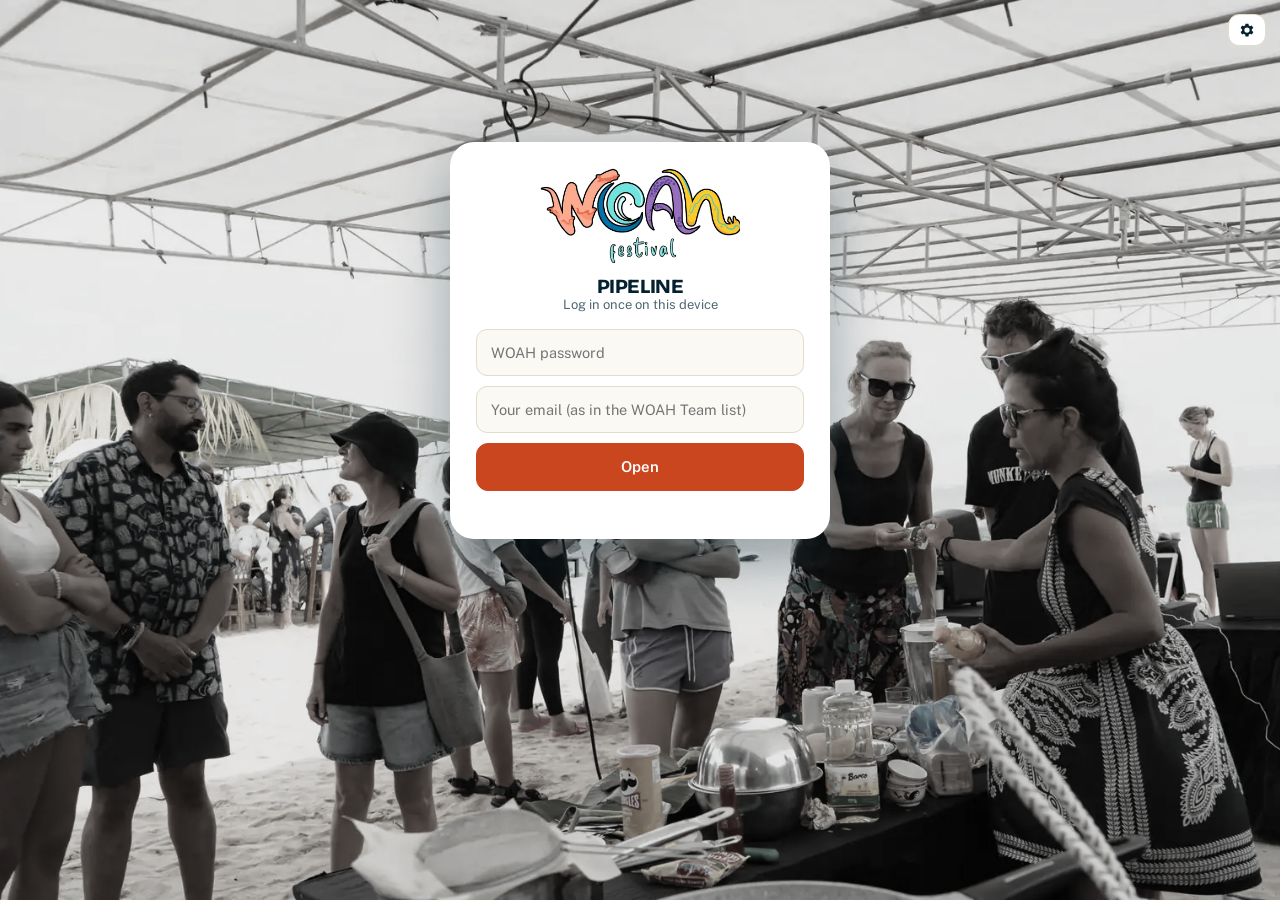
<file: pipeline.html>
<!DOCTYPE html>
<html>
<head>
<meta charset="utf-8">
<meta name="viewport" content="width=device-width, initial-scale=1">
<title>WOAH Pipeline</title>
<base target="_blank">
<link rel="stylesheet" href="style.css?v=12">
<link rel="icon" href="img/icon.png?v=2">
<link rel="manifest" href="app.webmanifest">
<link rel="apple-touch-icon" href="img/app/apple-touch-icon.png">
<meta name="apple-mobile-web-app-capable" content="yes">
<meta name="mobile-web-app-capable" content="yes">
<meta name="apple-mobile-web-app-title" content="WOAH">
<link rel="preconnect" href="https://fonts.googleapis.com"><link rel="preconnect" href="https://fonts.gstatic.com" crossorigin>
<link rel="stylesheet" href="https://fonts.googleapis.com/css2?family=Bricolage+Grotesque:opsz,wght@12..96,600;12..96,800&family=JetBrains+Mono:wght@500;700&family=Public+Sans:wght@400;500;600;700&display=swap">
<link rel="stylesheet" href="woah.css?v=7">
<link rel="stylesheet" href="ledger.css?v=2">
<link rel="stylesheet" href="tide.css?v=3">
<link rel="stylesheet" href="phone.css?v=4">
<script src="theme.js?v=11"></script>
<style>
  .pl-bar { display: flex; gap: 8px; flex-wrap: wrap; align-items: center; }
  .pl-bar input[type=search] { flex: 1 1 220px; font: inherit; padding: 9px 12px; border-radius: 10px; border: 1px solid var(--line); background: var(--card); color: var(--ink); }
  .pl-bar select { font: inherit; padding: 8px 10px; border-radius: 10px; border: 1px solid var(--line); background: var(--card); color: var(--ink); }
  .board { display: flex; gap: 12px; overflow-x: auto; padding: 4px 2px 14px; margin-top: 14px; align-items: flex-start; scroll-snap-type: x proximity; }
  .col { flex: 0 0 270px; background: var(--bg); border: 1px solid var(--line); border-radius: 14px; padding: 10px; scroll-snap-align: start; max-height: 75vh; display: flex; flex-direction: column; }
  .col.over { outline: 2px dashed var(--brand); outline-offset: -2px; }
  .col-h { display: flex; justify-content: space-between; align-items: center; font-weight: 700; font-size: 14px; padding: 2px 4px 8px; border-bottom: 3px solid var(--line); margin-bottom: 8px; }
  .col-h .n { font-family: 'JetBrains Mono', monospace; font-size: 12px; color: var(--muted); }
  .col-b { overflow-y: auto; display: flex; flex-direction: column; gap: 8px; min-height: 60px; }
  .pc { background: var(--card); border: 1px solid var(--line); border-radius: 10px; padding: 9px 10px; cursor: grab; font-size: 13px; }
  .pc:active { cursor: grabbing; }
  .pc.dragging { opacity: .45; }
  .pc.pending { opacity: .65; cursor: default; }
  .pc b { font-size: 14px; }
  .pc .m { color: var(--muted); font-size: 12px; margin-top: 2px; }
  .pc .p { margin-top: 5px; display: -webkit-box; -webkit-line-clamp: 2; -webkit-box-orient: vertical; overflow: hidden; }
  .pc .a { display: flex; gap: 6px; align-items: center; margin-top: 7px; flex-wrap: wrap; }
  .pc .a a { font-size: 12px; }
  .pc select { font: inherit; font-size: 12px; padding: 3px 6px; border-radius: 7px; border: 1px solid var(--line); background: var(--card); color: var(--ink); max-width: 150px; }
  .col .more { font-size: 12px; color: var(--muted); text-align: center; padding: 6px; }
  .c-msg { font-size: 13px; margin-top: 6px; } .c-msg.bad { color: var(--bad); }
</style>
</head>
<body>
<div class="wrap">
  <div id="login" class="card"></div>
  <div id="app">
  <header>
    <div>
      <h1><span>WOAH</span> Pipeline</h1>
      <div class="sub" id="updated">Loading…</div>
    </div>
    <div style="display:flex;flex-direction:column;align-items:flex-end;gap:6px">
      <div style="display:flex;gap:6px;flex-wrap:wrap;justify-content:flex-end"><nav class="pages" id="nav"></nav><button id="refresh" onclick="load()" target="_self">Refresh</button></div>
      <div class="who" id="who"></div>
    </div>
  </header>
  <div class="banner" id="banner"></div>
  <div class="card" id="barCard"></div>
  <div class="board" id="board"></div>
  <div class="card how" style="margin-top:6px">Every contact on the Possible Partners List, as a card in the column of its status (the row colour on the sheet). <b>Drag a card</b> to another column, or use its <b>Move to…</b> menu on a phone, and Chris recolours the row within about 5 minutes. Press a name to open their profile. To change the progress or offer, use <b>Edit…</b> on the <a href="partners.html" target="_self">Partners</a> page.</div>
  </div>
</div>
<script src="common.js?v=15"></script>
<script src="extras.js?v=3"></script>
<script src="phone.js?v=7"></script>
<script>
  let PP = null, Q = '', F_TAB = '', MINE = false, MSG = '';
  const PER_COL = 60;
  try { const s = JSON.parse(sessionStorage.getItem('plFilters') || '{}'); Q = s.q || ''; F_TAB = s.tab || ''; MINE = !!s.mine; } catch (e) {}
  function keep() { try { sessionStorage.setItem('plFilters', JSON.stringify({ q: Q, tab: F_TAB, mine: MINE })); } catch (e) {} }
  function keyOf(r) { return (r.tab + '|' + (r.email || r.company)).toLowerCase().slice(0, 200); }
  function legendKeyOf(label) { const L = (PP && PP.legend) || {}; return Object.keys(L).find(k => L[k].label === label) || ''; }
  function pending(r) { return (PP.editPending || []).find(p => String(p.id).toLowerCase() === keyOf(r)); }
  function myNames() { const nm = String((ME && ME.name) || ''); const paren = (nm.match(/\(([^)]+)\)/) || [])[1]; return [...new Set([...String((PP && PP.nick) || '').split(','), nm.split(' ')[0], paren].map(s => String(s || '').trim()).filter(Boolean).map(s => s.toLowerCase()))]; }
  function matches(r) {
    if (F_TAB && r.tab !== F_TAB) return false;
    if (MINE) { const p = String(r.pic || '').toLowerCase(); if (!myNames().some(n => n && new RegExp('(^|[^a-z])' + n.replace(/[^a-z]/g, '') + '([^a-z]|$)').test(p))) return false; }
    if (!Q.trim()) return true;
    const hay = [r.company, r.contact, r.email, r.pic, r.progress, r.offer, r.tab].join(' ').toLowerCase();
    return Q.toLowerCase().split(/\s+/).filter(Boolean).every(w => hay.includes(w));
  }
  function cols() {
    const L = PP.legend || {};
    return [{ key: '', label: 'No status yet', color: '' }].concat(Object.keys(L).map(k => ({ key: k, label: L[k].label, color: L[k].color })));
  }
  function drawBar() {
    const c = document.getElementById('barCard');
    if (c.dataset.on) { const n = document.getElementById('plCount'); if (n) n.textContent = countText(); return; }
    const tabs = [...new Set((PP.rows || []).map(r => r.tab))];
    c.dataset.on = '1';
    c.innerHTML = `<div class="pl-bar"><input type="search" id="plQ" placeholder="Search company, person, PIC…" value="${esc(Q)}" oninput="Q=this.value;keep();drawBoard()">
      <select id="plTab" onchange="F_TAB=this.value;keep();drawBoard()"><option value="">All tabs</option>${tabs.map(t => `<option ${t === F_TAB ? 'selected' : ''}>${esc(t)}</option>`).join('')}</select>
      <label style="font-size:13px;display:flex;gap:6px;align-items:center"><input type="checkbox" id="plMine" ${MINE ? 'checked' : ''} onchange="MINE=this.checked;keep();drawBoard()"> Only mine</label></div>
      <div class="sub" id="plCount" style="margin-top:8px">${countText()}</div><div class="c-msg" id="plMsg"></div>`;
  }
  function countText() { const n = (PP.rows || []).filter(matches).length; return n + ' of ' + (PP.rows || []).length + ' contacts'; }
  function card(r) {
    const i = PP.rows.indexOf(r), p = pending(r), C = cols();
    const cur = legendKeyOf(r.status);
    return `<div class="pc ${p ? 'pending' : ''}" ${p ? '' : `draggable="true" ondragstart="dragStart(event,${i})" ondragend="this.classList.remove('dragging')"`}>
      <a href="profile.html?k=${encodeURIComponent(keyOf(r))}" target="_self"><b>${esc(r.company || r.contact || r.email)}</b></a>
      <div class="m">${esc(r.tab)}${r.pic ? ' · PIC ' + esc(r.pic) : ''}</div>
      ${r.progress ? `<div class="p">${esc(r.progress)}</div>` : ''}
      <div class="a">${p ? '<span class="pend">Moving… waiting for Chris</span>' : `<select aria-label="Move to" onchange="move(${i}, this.value)"><option value="__">Move to…</option>${C.filter(c => c.key !== cur).map(c => `<option value="${esc(c.key)}">${esc(c.label)}</option>`).join('')}</select>`}</div>
    </div>`;
  }
  let DRAG = -1;
  function dragStart(e, i) { DRAG = i; e.dataTransfer.effectAllowed = 'move'; try { e.dataTransfer.setData('text/plain', String(i)); } catch (x) {} e.target.classList.add('dragging'); }
  function over(e, el) { e.preventDefault(); el.classList.add('over'); }
  function drop(e, el, key) { e.preventDefault(); el.classList.remove('over'); if (DRAG >= 0) move(DRAG, key); DRAG = -1; }
  function move(i, key) {
    if (key === '__') return;
    const r = PP.rows[i]; if (!r || legendKeyOf(r.status) === key) return;
    const to = key ? PP.legend[key].label : 'No status yet';
    const m = document.getElementById('plMsg'); m.className = 'c-msg'; m.textContent = 'Moving ' + (r.company || r.email) + ' to ' + to + '…';
    call({ action: 'partnersEdit', tab: r.tab, row: r.row, cemail: r.email, company: r.company, status: key, fields: {} })
      .then(d => { MSG = 'Chris will move ' + (r.company || r.email) + ' to "' + to + '" within about 5 minutes.'; render(d); })
      .catch(e => { m.className = 'c-msg bad'; m.textContent = e.message; });
  }
  function drawBoard() {
    const hits = (PP.rows || []).filter(matches), b = document.getElementById('board');
    const n = document.getElementById('plCount'); if (n) n.textContent = countText();
    const x = b.scrollLeft;
    b.innerHTML = cols().map(c => {
      const list = hits.filter(r => legendKeyOf(r.status) === c.key);
      return `<div class="col" ondragover="over(event,this)" ondragleave="this.classList.remove('over')" ondrop="drop(event,this,'${esc(c.key)}')">
        <div class="col-h" style="${c.color ? 'border-bottom-color:' + esc(c.color) : ''}"><span>${c.color ? `<span class="dot" style="display:inline-block;width:10px;height:10px;border-radius:50%;margin-right:6px;background:${esc(c.color)}"></span>` : ''}${esc(c.label)}</span><span class="n">${list.length}</span></div>
        <div class="col-b">${list.slice(0, PER_COL).map(card).join('') || '<div class="more">Nothing here</div>'}${list.length > PER_COL ? `<div class="more">+${list.length - PER_COL} more. Search or pick a tab to narrow it down.</div>` : ''}</div></div>`;
    }).join('');
    b.scrollLeft = x;
  }
  function render(d) {
    PP = d;
    document.getElementById('updated').textContent = d.at ? 'List copied from the sheet ' + when(d.at) + ' · refreshes every 10 minutes' : 'Possible Partners List';
    if (!d.ready || !(d.rows || []).length) { document.getElementById('board').innerHTML = '<div class="card empty">Chris hasn\'t copied the partners list here yet. Press Refresh in a few minutes.</div>'; return; }
    if (document.querySelector('.pc.dragging')) return;   // don't redraw mid-drag
    drawBar(); drawBoard();
    const m = document.getElementById('plMsg'); if (m && MSG) { m.className = 'c-msg'; m.textContent = MSG; MSG = ''; }
  }
  start({ title: 'Pipeline', need: 'handler', action: 'partners', every: 2, onData: render });
</script>
</body>
</html>
</file>
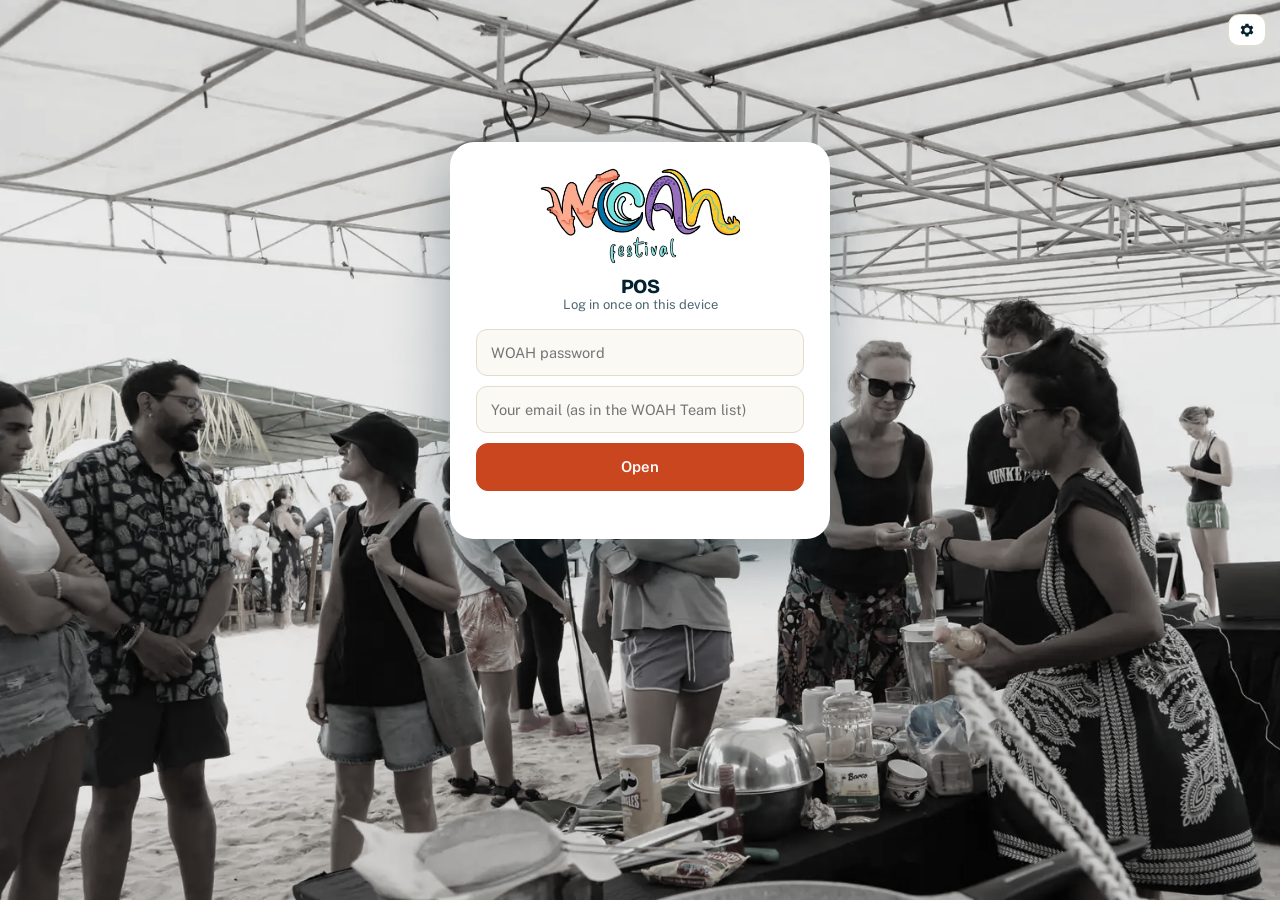
<file: sell.html>
<!DOCTYPE html>
<html>
<head>
<meta charset="utf-8">
<meta name="viewport" content="width=device-width, initial-scale=1, viewport-fit=cover">
<meta name="apple-mobile-web-app-capable" content="yes">
<meta name="mobile-web-app-capable" content="yes">
<meta name="apple-mobile-web-app-title" content="WOAH Sell">
<title>WOAH POS</title>
<base target="_blank">
<link rel="stylesheet" href="style.css?v=12">
<link rel="icon" href="img/icon.png?v=2">
<link rel="manifest" href="pos.webmanifest">
<link rel="apple-touch-icon" href="img/app/pos-apple-touch-icon.png">
<meta name="apple-mobile-web-app-capable" content="yes">
<meta name="mobile-web-app-capable" content="yes">
<meta name="apple-mobile-web-app-title" content="WOAH POS">
<link rel="apple-touch-icon" href="img/icon.png?v=2">
<link rel="preconnect" href="https://fonts.googleapis.com"><link rel="preconnect" href="https://fonts.gstatic.com" crossorigin>
<link rel="stylesheet" href="https://fonts.googleapis.com/css2?family=Bricolage+Grotesque:opsz,wght@12..96,600;12..96,800&family=JetBrains+Mono:wght@500;700&family=Public+Sans:wght@400;500;600;700&display=swap">
<link rel="stylesheet" href="woah.css?v=7">
<link rel="stylesheet" href="ledger.css?v=2">
<link rel="stylesheet" href="tide.css?v=3">
<link rel="stylesheet" href="phone.css?v=4">
<script src="theme.js?v=11"></script>
<style>
  /* no tap animations: the till must feel instant */
  #view.w-swap, #view .w-swap, #view .w-row, #view .w-in, #sheet.w-swap, #sheet .w-swap, #sheet .w-row, #sheet .w-in, #side.w-swap, #side .w-swap, #side .w-row, #side .w-in, #tabs .w-row { animation: none !important; }

  /* tabs */
  .ps-tabs { display: flex; gap: 6px; margin: 4px 0 14px; overflow-x: auto; padding-bottom: 2px; }
  .ps-tabs button { flex: 0 0 auto; display: flex; align-items: center; gap: 8px; padding: 10px 16px; border-radius: 12px; font-size: 15px; font-weight: 700; background: var(--card); color: var(--muted); border: 1px solid var(--line); }
  .ps-tabs button.on { background: var(--ink); color: var(--bg); border-color: var(--ink); }
  .ps-tabs .n { font-family: 'JetBrains Mono', monospace; font-size: 11px; background: var(--brand); color: var(--on-brand, #fff); border-radius: 999px; padding: 1px 7px; }
  .ps-q { display: none; margin: 0 0 12px; padding: 10px 14px; border-radius: 12px; background: var(--warn-soft); color: var(--warn); font-size: 14px; font-weight: 600; align-items: center; gap: 10px; flex-wrap: wrap; }
  .ps-q.on { display: flex; }
  .ps-q button { font-size: 13px; padding: 5px 10px; }

  /* layout: catalogue + cart panel on wide screens */
  .ps-layout { display: grid; grid-template-columns: minmax(0, 1fr); gap: 18px; align-items: start; }
  .ps-layout.side { grid-template-columns: minmax(0, 1fr) 360px; }
  .ps-side { position: sticky; top: 12px; background: var(--card); border: 1px solid var(--line); border-radius: 18px; padding: 14px 16px; max-height: calc(100vh - 24px); overflow: auto; }
  .ps-side h3 { margin: 0 0 6px; font-size: 17px; display: flex; justify-content: space-between; align-items: baseline; }
  .ps-side h3 small { font-size: 12px; color: var(--muted); font-weight: 500; }
  .ps-side .empty { color: var(--muted); font-size: 14px; padding: 18px 0; text-align: center; }
  @media (max-width: 980px) { .ps-layout.side { grid-template-columns: minmax(0, 1fr); } .ps-side { display: none; } }
  .ps-bar { display: none; }
  @media (max-width: 980px) {
    .ps-bar { display: flex; position: sticky; bottom: 0; z-index: 20; margin: 14px -4px 0; padding: 10px 64px calc(10px + env(safe-area-inset-bottom)) 14px; background: var(--card); border: 1px solid var(--line); border-radius: 16px 16px 0 0; box-shadow: 0 -6px 20px rgba(0,0,0,.12); align-items: center; gap: 10px; }
    .ps-bar .sum { flex: 1; font-size: 14px; } .ps-bar .sum b { font-family: 'JetBrains Mono', monospace; font-size: 17px; display: block; }
    .ps-bar button { font-size: 15px; padding: 12px 18px; }
  }

  /* toolbar + sections */
  .ps-tool { display: flex; gap: 8px; flex-wrap: wrap; align-items: center; margin-bottom: 4px; }
  .ps-tool .search { flex: 1 1 200px; }
  .bseg { display: inline-flex; background: var(--card); border: 1px solid var(--line); border-radius: 12px; padding: 3px; gap: 2px; }
  html body .bseg button { border: 0; background: none; padding: 7px 14px; border-radius: 9px; font-size: 13.5px; font-weight: 600; color: var(--muted); }
  html body .bseg button.on { background: var(--ink); color: var(--bg); }
  html body .ps-tabs button.on { background: var(--ink); color: var(--bg); border-color: var(--ink); }
  .ps-h { display: flex; align-items: baseline; gap: 8px; margin: 20px 0 10px; font-size: 12.5px; font-weight: 800; letter-spacing: .07em; text-transform: uppercase; color: var(--muted); }
  .ps-h b { font-family: 'JetBrains Mono', monospace; color: var(--ink); }
  .ps-h .line { flex: 1; height: 1px; background: var(--line); align-self: center; }
  .ps-note { font-size: 13.5px; color: var(--muted); margin: 6px 0 0; }

  /* product cards */
  .ps-grid { display: grid; gap: 12px; grid-template-columns: repeat(auto-fill, minmax(175px, 1fr)); }
  @media (max-width: 460px) { .ps-grid { grid-template-columns: 1fr 1fr; gap: 8px; } }
  .ps-p { text-align: left; background: var(--card); border: 1px solid var(--line); border-radius: 16px; padding: 0; overflow: hidden; display: flex; flex-direction: column; color: var(--ink); cursor: pointer; font: inherit; }
  .ps-p:hover { border-color: var(--brand); }
  .ps-p.out { opacity: .5; }
  .ps-p .im { aspect-ratio: 4 / 3; display: flex; align-items: center; justify-content: center; overflow: hidden; position: relative; background: #0E3A4A; }
  .ps-p .im.soap { background: #1F4E8C; }
  .ps-p .im img { width: 100%; height: 100%; object-fit: cover; }
  .ps-p .im .nm { font-family: 'Bricolage Grotesque', sans-serif; font-weight: 800; font-size: 18px; line-height: 1.1; padding: 12px; text-align: center; color: #fff; text-transform: uppercase; letter-spacing: .01em; }
  .ps-p .tg { position: absolute; top: 8px; left: 8px; right: 8px; display: flex; gap: 4px; flex-wrap: wrap; }
  .ps-p .tg span { font-family: 'JetBrains Mono', monospace; font-size: 10px; font-weight: 700; padding: 2px 7px; border-radius: 999px; background: rgba(255,255,255,.92); color: #04212F; }
  .ps-p .tg .pre { background: #FFE2B8; color: #7A4300; } .ps-p .tg .soap { background: #DDEBFF; color: #1F4E8C; }
  .ps-p .bd { padding: 9px 11px 11px; display: flex; flex-direction: column; gap: 3px; }
  .ps-p .t { font-weight: 700; font-size: 14.5px; line-height: 1.2; }
  .ps-p .m { display: flex; flex-direction: column; gap: 1px; font-size: 12.5px; }
  .ps-p .m b { font-family: 'JetBrains Mono', monospace; font-size: 13px; }
  .ps-p .m span { color: var(--muted); }
  .sz { display: flex; flex-wrap: wrap; gap: 4px; margin-top: 4px; }
  .sz span { font: 600 11px 'JetBrains Mono', monospace; padding: 2px 6px; border-radius: 6px; background: var(--bg); color: var(--ink); }
  .sz span.z { color: var(--muted); text-decoration: line-through; opacity: .7; }

  /* sheets (picker, checkout, collect) */
  .ps-ov { position: fixed; inset: 0; background: rgba(4,33,47,.6); z-index: 1000; display: none; align-items: flex-end; justify-content: center; }
  .ps-ov.on { display: flex; }
  .ps-sh { background: var(--card); color: var(--ink); width: 100%; max-width: 560px; max-height: 92vh; overflow-y: auto; border-radius: 22px 22px 0 0; padding: 18px 18px 0; box-shadow: 0 -10px 40px rgba(0,0,0,.3); }
  @media (min-width: 700px) { .ps-ov { align-items: center; } .ps-sh { border-radius: 22px; } }
  .sh-h { display: flex; align-items: flex-start; gap: 12px; margin-bottom: 4px; }
  .sh-h .tt { flex: 1; min-width: 0; }
  .sh-h h2 { font-family: 'Bricolage Grotesque', sans-serif; font-size: 22px; line-height: 1.15; margin: 0; }
  .sh-h .sub { margin-top: 3px; }
  html body .sh-x { flex: none; width: 40px; height: 40px; border-radius: 50%; padding: 0; font-size: 20px; line-height: 1; display: flex; align-items: center; justify-content: center; position: relative; z-index: 3; }
  .sh-sec { border-top: 1px solid var(--line); margin-top: 14px; padding-top: 12px; }
  .sh-sec > .lbl { font-size: 12px; font-weight: 800; color: var(--muted); text-transform: uppercase; letter-spacing: .06em; margin-bottom: 8px; }
  .sh-f { position: sticky; bottom: 0; background: var(--card); margin: 14px -18px 0; padding: 12px 18px calc(14px + env(safe-area-inset-bottom)); border-top: 1px solid var(--line); display: flex; gap: 12px; align-items: center; z-index: 2; }
  .sh-f .tot { flex: 1; font-size: 13px; color: var(--muted); } .sh-f .tot b { display: block; font-family: 'JetBrains Mono', monospace; font-size: 20px; color: var(--ink); }
  html body .btn-main { background: var(--brand); color: var(--on-brand, #fff); border-color: var(--brand); font-weight: 700; font-size: 16px; padding: 13px 20px; }
  html body .btn-main:disabled { opacity: .45; }
  .sh-f .btn-main { flex: 1.4; }
  .bigprice { font-family: 'JetBrains Mono', monospace; font-size: 18px; font-weight: 700; margin-top: 6px; }
  .ps-lbl { font-size: 12px; font-weight: 700; color: var(--muted); text-transform: uppercase; letter-spacing: .04em; margin: 14px 0 6px; }
  .chips { display: flex; flex-wrap: wrap; gap: 6px; }
  .chip { font-size: 15px; padding: 10px 14px; border-radius: 12px; border: 1px solid var(--line); background: var(--card); color: var(--ink); min-width: 54px; text-align: center; }
  .chip small { display: block; font-size: 11px; color: var(--muted); font-family: 'JetBrains Mono', monospace; margin-top: 1px; }
  .chip.on { background: var(--ink); color: var(--bg); border-color: var(--ink); } .chip.on small { color: inherit; opacity: .8; }
  .chip.zero small { color: var(--bad); }
  .chip:disabled { opacity: .3; }
  .qty { display: inline-flex; align-items: center; border: 1px solid var(--line); border-radius: 12px; overflow: hidden; flex: none; }
  .qty button { border: 0; border-radius: 0; width: 40px; height: 40px; font-size: 18px; padding: 0; background: var(--bg); color: var(--ink); }
  .qty span { min-width: 34px; text-align: center; font-family: 'JetBrains Mono', monospace; font-weight: 700; }
  .qty.sm button { width: 30px; height: 30px; font-size: 15px; } .qty.sm span { min-width: 26px; font-size: 13px; }
  .ps-in { font: inherit; font-size: 16px; width: 100%; box-sizing: border-box; padding: 10px 12px; border-radius: 12px; border: 1px solid var(--line); background: var(--card); color: var(--ink); }
  .ps-row2 { display: grid; grid-template-columns: 1fr 1fr; gap: 8px; }
  .ed-l { border: 1px solid var(--line); border-radius: 14px; padding: 10px 12px; margin-top: 10px; }
  .ed-h { display: flex; justify-content: space-between; align-items: center; margin-bottom: 8px; }
  .ed-x { font-size: 13px; padding: 4px 10px; border-radius: 10px; border: 1px solid var(--line); background: none; color: var(--bad); }
  .ed-g { display: grid; grid-template-columns: 90px 1fr; gap: 8px; margin-top: 8px; } .ed-g label { font-size: 12px; color: var(--muted); font-weight: 600; display: flex; flex-direction: column; gap: 4px; }
  .ed-add { display: flex; gap: 8px; flex-wrap: wrap; margin-top: 10px; } .ed-add button { font-size: 14px; padding: 9px 12px; border-radius: 12px; border: 1px dashed var(--line); background: none; color: var(--ink); }
  .okline { font-size: 13.5px; color: var(--ok); background: color-mix(in srgb, var(--ok) 12%, transparent); border-radius: 10px; padding: 8px 10px; margin-top: 10px; }
  .oc .it .neg { color: var(--bad); font-weight: 700; }
  .warnline { font-size: 13.5px; color: var(--warn); background: var(--warn-soft); border-radius: 10px; padding: 8px 10px; margin-top: 10px; }
  .badline { font-size: 14px; color: var(--bad); font-weight: 600; margin-top: 8px; min-height: 1em; }
  /* cart lines */
  .ps-prac { display: flex; align-items: center; gap: 10px; flex-wrap: wrap; margin: 0 0 12px; padding: 12px 14px; border-radius: 14px; font-weight: 700; font-size: 14px; color: #3a2a00; background: repeating-linear-gradient(-45deg, #FFD166 0 14px, #FFC53D 14px 28px); border: 2px solid #E0A100; }
  .ps-prac b { font-size: 16px; letter-spacing: .04em; } .ps-prac span { font-weight: 600; flex: 1; min-width: 200px; }
  html body .ps-prac button { font-size: 13px; padding: 6px 12px; background: #3a2a00; color: #FFD166; border: 0; border-radius: 10px; }
  html body .ps-tabs button.prac { margin-left: auto; font-size: 13px; color: var(--muted); }
  body.practice .ps-sh { border-top: 6px solid #FFC53D; }
  .pk-img { margin: 4px 0 10px; border-radius: 14px; overflow: hidden; background: #0E3A4A; aspect-ratio: 16 / 10; }
  .pk-img img { width: 100%; height: 100%; object-fit: cover; display: block; }
  .cl .th { width: 44px; height: 44px; flex: 0 0 44px; border-radius: 9px; overflow: hidden; background: #0E3A4A; }
  .cl .th img { width: 100%; height: 100%; object-fit: cover; display: block; }
  .cl { display: flex; gap: 10px; padding: 10px 0; border-bottom: 1px solid var(--line); align-items: flex-start; }
  .cl:last-child { border-bottom: 0; }
  .cl .ln { flex: 1; min-width: 0; font-size: 14.5px; } .cl .ln .o { font-size: 12.5px; color: var(--muted); }
  .cl .ctl { margin-top: 6px; display: flex; align-items: center; gap: 10px; flex-wrap: wrap; }
  .cl .pr { font-family: 'JetBrains Mono', monospace; font-weight: 700; text-align: right; white-space: nowrap; font-size: 14px; }
  .cl .pr s { color: var(--muted); font-weight: 500; display: block; font-size: 12px; }
  .lnk { background: none !important; border: 0 !important; padding: 0 !important; color: var(--sea, var(--brand)); font-size: 13px; text-decoration: underline; }
  .disc { display: grid; grid-template-columns: 110px 1fr; gap: 6px; margin-top: 8px; } .disc .ps-in { font-size: 14px; padding: 8px 10px; }
  .side-tot { display: flex; justify-content: space-between; align-items: baseline; padding: 12px 0 10px; border-top: 2px solid var(--line); margin-top: 4px; font-weight: 800; }
  .side-tot b { font-family: 'JetBrains Mono', monospace; font-size: 20px; }
  .ps-side .btn-main { width: 100%; }
  /* payment */
  .pays { display: grid; grid-template-columns: repeat(3, 1fr); gap: 6px; }
  .pays button { font-size: 14.5px; padding: 12px 6px; border-radius: 12px; border: 1px solid var(--line); background: var(--card); color: var(--ink); font-weight: 600; }
  .pays button.on { background: var(--ink); color: var(--bg); border-color: var(--ink); }
  .payinfo { margin-top: 12px; text-align: center; }
  .payinfo img { width: min(240px, 66vw); border-radius: 12px; background: #fff; padding: 8px; border: 1px solid var(--line); }
  .payinfo .amt { font-family: 'JetBrains Mono', monospace; font-size: 26px; font-weight: 700; margin: 8px 0 2px; }
  .payinfo .bank { white-space: pre-line; text-align: left; background: var(--bg); border-radius: 10px; padding: 10px 12px; font-size: 14.5px; }
  .change { font-size: 15px; margin-top: 8px; } .change b { font-family: 'JetBrains Mono', monospace; font-size: 24px; display: block; }
  .change.bad b { color: var(--bad); }
  .quick { display: flex; gap: 6px; flex-wrap: wrap; margin-top: 6px; } .quick button { font-size: 13px; padding: 6px 10px; }
  .paidline { padding: 10px 12px; border-radius: 12px; background: var(--ok-soft); color: var(--ok); font-weight: 600; font-size: 14px; }
  .keepch { width: 100%; margin-top: 8px; padding: 10px 12px; border-radius: 12px; border: 1px dashed var(--ok); background: var(--ok-soft); color: var(--ok); font-weight: 600; font-size: 14px; }
  .tot small { display: block; font-size: 11px; color: var(--muted); font-weight: 500; }
  .dons td, .dons th { text-align: left; } .dons tr.tot td { border-top: 2px solid var(--line); }
  .photo { display: flex; gap: 12px; align-items: flex-start; margin-top: 14px; padding: 12px 14px; border-radius: 12px; border: 2px dashed var(--warn); background: var(--warn-soft); text-align: left; font-size: 15px; font-weight: 600; cursor: pointer; }
  .photo.ok { border-style: solid; border-color: var(--ok); background: var(--ok-soft); }
  .photo input { width: 24px; height: 24px; flex: none; margin: 0; }
  .photo small { display: block; font-weight: 400; font-size: 13px; color: var(--muted); margin-top: 2px; }
  .tick { display: flex; gap: 10px; align-items: center; margin-top: 12px; font-size: 15px; font-weight: 600; }
  .tick input { width: 22px; height: 22px; }
  .done-no { font-family: 'JetBrains Mono', monospace; font-size: 34px; font-weight: 700; text-align: center; margin: 10px 0; }
  /* lists */
  .ps-list { display: grid; gap: 10px; grid-template-columns: repeat(auto-fill, minmax(330px, 1fr)); }
  @media (max-width: 420px) { .ps-list { grid-template-columns: 1fr; } }
  .dm-tbl { width: 100%; border-collapse: collapse; font-size: 13px; margin-top: 8px; }
  .dm-tbl th { text-align: left; font-size: 11px; color: var(--muted); font-weight: 600; padding: 6px 8px; border-bottom: 1px solid var(--line); white-space: nowrap; }
  .dm-tbl td { padding: 6px 8px; border-bottom: 1px solid var(--line); vertical-align: top; }
  .dm-tbl td.n { text-align: right; font-variant-numeric: tabular-nums; white-space: nowrap; }
  .dm-scroll { overflow-x: auto; }
  .dm-skip { font-size: 13px; color: var(--muted); margin-top: 8px; }
  .dm-acts { display: flex; gap: 8px; flex-wrap: wrap; margin-top: 12px; }
  .dm-acts .btn-main { flex: 1 1 200px; }
  .oc { background: var(--card); border: 1px solid var(--line); border-radius: 14px; padding: 12px 14px; display: flex; flex-direction: column; gap: 6px; }
  .oc.cx { opacity: .6; } .oc.cx .it { text-decoration: line-through; }
  .oc .h { display: flex; justify-content: space-between; gap: 8px; align-items: flex-start; }
  .oc .h b { font-family: 'JetBrains Mono', monospace; }
  .oc .it { font-size: 13.5px; display: flex; justify-content: space-between; gap: 8px; }
  .oc .ft { display: flex; flex-wrap: wrap; gap: 6px; font-size: 12.5px; align-items: center; }
  .pill { border: 1px solid var(--line); border-radius: 999px; padding: 2px 9px; font-size: 12px; white-space: nowrap; }
  .pill.ok { background: var(--ok-soft); color: var(--ok); border-color: transparent; font-weight: 700; }
  .pill.bad { background: var(--bad-soft); color: var(--bad); border-color: transparent; font-weight: 700; }
  .pill.warn { background: var(--warn-soft); color: var(--warn); border-color: transparent; font-weight: 700; }
  .pill.soap { background: #DDEBFF; color: #1F4E8C; border-color: transparent; }
  .oc .acts { display: flex; gap: 6px; flex-wrap: wrap; } .oc .acts button { font-size: 13px; padding: 6px 10px; }
  .oc .acts .btn-main { font-size: 14px; padding: 8px 14px; }
  .stats { display: grid; grid-template-columns: repeat(auto-fill, minmax(150px, 1fr)); gap: 8px; }
  .stat { background: var(--card); border: 1px solid var(--line); border-radius: 12px; padding: 10px 12px; font-size: 13px; }
  .stat b { display: block; font-family: 'JetBrains Mono', monospace; font-size: 17px; }
  .ck { width: 100%; border-collapse: collapse; font-size: 14px; table-layout: fixed; }
  .ck td, .ck th { padding: 7px 6px; border-bottom: 1px solid var(--line); text-align: right; overflow-wrap: anywhere; }
  .ck th { font-size: 11px; } .ck td { font-size: 13px; }
  .ck td:first-child, .ck th:first-child { text-align: left; }
  .ck input { width: 100%; max-width: 140px; box-sizing: border-box; text-align: right; font: inherit; padding: 6px 8px; border-radius: 8px; border: 1px solid var(--line); background: var(--card); color: var(--ink); }
  .ck .diff.bad { color: var(--bad); font-weight: 700; } .ck .diff.ok { color: var(--ok); font-weight: 700; }
  .toast { position: fixed; left: 50%; bottom: 90px; transform: translateX(-50%); background: var(--ink); color: var(--bg); padding: 10px 16px; border-radius: 12px; z-index: 1100; font-size: 14px; opacity: 0; pointer-events: none; transition: opacity .25s; max-width: calc(100% - 32px); }
  .toast.on { opacity: 1; }
</style>
</head>
<body>
<div class="wrap">
  <div id="login" class="card"></div>
  <div id="app">
  <header>
    <div>
      <h1><span>WOAH</span> POS</h1>
      <div class="sub" id="updated">Loading…</div>
    </div>
    <div style="display:flex;flex-direction:column;align-items:flex-end;gap:6px">
      <div style="display:flex;gap:6px;flex-wrap:wrap;justify-content:flex-end"><nav class="pages" id="nav"></nav><button id="refresh" onclick="load()" target="_self">Refresh</button></div>
      <div class="who" id="who"></div>
    </div>
  </header>
  <div class="banner" id="banner"></div>
  <div class="ps-prac" id="prac" style="display:none"></div>
  <div class="ps-q" id="queue"></div>
  <div class="ps-tabs" id="tabs"></div>
  <div class="ps-layout" id="layout"><div id="view"></div><aside class="ps-side" id="side" style="display:none"></aside></div>
  </div>
</div>
<div class="ps-ov" id="ov" onclick="if(event.target===this)closeSheet()"><div class="ps-sh" id="sheet"></div></div>
<div class="toast" id="toast"></div>
<script src="common.js?v=15"></script>
<script src="extras.js?v=3"></script>
<script src="phone.js?v=7"></script>
<script src="practice.js?v=5"></script>
<script>
  /* state */
  /* POS settings from Control (default on) */
  function CFG() { return Object.assign({ recount: true, preorders: true, cash: true, qris: true, xendit: true, transfer: true, later: true, foc: true }, (D && D.settings && D.settings.pos) || {}); }
  function canPre(p) { return !!(p && p.preorder) && CFG().preorders !== false; }
  function payOn(k) { return CFG()[k] !== false; }
  const PAYS = [['cash', 'Cash'], ['qris', 'QRIS'], ['xendit', 'Card (Xendit)'], ['transfer', 'Transfer'], ['later', 'Not paid yet'], ['foc', 'FOC (free)']];
  const PAY_LABEL = { cash: 'CASH', qris: 'QRIS', xendit: 'CARD (XENDIT)', transfer: 'TRANSFER', later: 'NOT YET PAID', foc: 'FOC' };
  const PHOTO = ['qris', 'xendit', 'transfer'];
  const METHODS = ['CASH', 'QRIS', 'CARD (XENDIT)', 'TRANSFER', 'NOT YET PAID', 'FOC', 'XENDIT (WEBSITE)', 'QRIS (WEBSITE)', 'TRANSFER (WEBSITE)'];
  const COUNTED = ['CASH', 'QRIS', 'CARD (XENDIT)', 'TRANSFER'];
  const QRIS_IMG = 'https://shopwoahfestival.org/img/qris.png', XENDIT_IMG = 'img/xendit-qr.png', XENDIT_LINK = 'https://checkout.xendit.co/od/25-26-HS-WOAH-Merchandise';
  let D = null, TAB = 'sell', BR = 'all', SQ = '', CART = [], PRE = [], PAY = null, DAY = null, DAYS = [], DAYSEL = '', ORD = null, OQ = '', BUSY = false, PICK = null, CK = {}, SHEET = '', RV = [], UNPAID = null;
  const pk = k => PRACTICE ? 'P.' + k : k;
  const ls = { get(k, d) { try { const v = localStorage.getItem(pk(k)); return v == null ? d : JSON.parse(v); } catch (e) { return d; } }, set(k, v) { try { localStorage.setItem(pk(k), JSON.stringify(v)); } catch (e) {} } };
  TAB = ls.get('woahPosTab', 'sell'); BR = ls.get('woahPosBrand', 'all'); CART = ls.get('woahPosCart', []); PRE = ls.get('woahPosPre', []);
  let QUEUE = ls.get('woahPosQueue', []);
  { const h = location.hash.replace('#', ''); if (['sell', 'pre', 'collect', 'today', 'unpaid'].includes(h)) TAB = h; }
  if (TAB === 'pre') TAB = 'sell';
  if (PRE.length) { CART = CART.concat(PRE.map(l => Object.assign({}, l, { pre: true }))); PRE = []; }   /* old separate pre-order cart */

  function rp(n) { return 'Rp ' + Number(n || 0).toLocaleString('id-ID'); }
  function toast(t) { const el = document.getElementById('toast'); el.textContent = t; el.classList.add('on'); clearTimeout(toast.t); toast.t = setTimeout(() => el.classList.remove('on'), 2600); }
  function uid(p) { return p + '-' + Date.now().toString(36) + '-' + Math.random().toString(36).slice(2, 7); }
  function brandOf(name) { return /soap/i.test(name || '') ? 'soap' : 'woah'; }
  function optText(l) { return [l.colour, l.fit, l.size].filter(Boolean).join(' · '); }
  function prod(k) { return D && D.products.find(p => p.key === k); }
  function variant(l) { const p = prod(l.key); return p && p.variants.find(v => (v.colour || '') === (l.colour || '') && (v.fit || '') === (l.fit || '') && (v.size || '') === (l.size || '')); }
  function linePrice(l) { if (l.custom) return Number(l.price) || 0; const v = variant(l); return v ? v.price : 0; }
  function lineFull(l) { return linePrice(l) * l.qty; }
  function lineNet(l) { return Math.max(0, lineFull(l) - (Number(l.discount) || 0)); }
  function cartFor() { return CART; }
  function saveCarts() { ls.set('woahPosCart', CART); ls.set('woahPosPre', PRE); }
  function totalOf(c) { return c.reduce((a, l) => a + lineNet(l), 0); }
  function countOf(c) { return c.reduce((a, l) => a + l.qty, 0); }
  /* stock left after this phone's own cart and unsent sales */
  function left(v) { return (Number(v.stock) || 0) - usedHere(v.item); }
  function stockOf(p) { return p.variants.reduce((a, v) => a + Math.max(0, left(v)), 0); }
  function priceOf(p) { const ps = p.variants.map(v => v.price).filter(Boolean); if (!ps.length) return 'No price'; const lo = Math.min.apply(null, ps), hi = Math.max.apply(null, ps); return lo === hi ? rp(lo) : 'from ' + rp(lo); }
  function sheetHead(title, sub) { return `<div class="sh-h"><div class="tt"><h2>${title}</h2>${sub ? `<div class="sub">${sub}</div>` : ''}</div><button target="_self" class="sh-x" aria-label="Close" onclick="closeSheet()">✕</button></div>`; }

  /* page */
  function render(d, fromCache) {
    D = d;
    if (!fromCache) { try { localStorage.setItem('woahPosLast', JSON.stringify(d)); } catch (e) {} const b = document.getElementById('banner'); if (b && /No internet/.test(b.textContent)) { b.className = 'banner'; b.textContent = ''; } }
    if (d.day) DAY = d.day;
    if (d.revisitDays) RV = d.revisitDays;
    document.getElementById('updated').textContent = 'Items and prices from Dom\'s sheet · ' + when(d.at) + ' · today: ' + d.today;
    CART = CART.filter(l => !l.pre || canPre(prod(l.key))); saveCarts();
    drawPractice(); drawTabs(); drawQueue(); draw();
    if (TAB === 'collect') loadOrders(); else if (TAB === 'today') loadDay(DAYSEL); else if (TAB === 'confirm') loadRevisit();
    loadUnpaid();
    syncSoon();
  }
  function setTab(t) { TAB = t; ls.set('woahPosTab', t); drawTabs(); draw(); window.scrollTo(0, 0); if (t === 'collect') loadOrders(); if (t === 'today') loadDay(DAYSEL); if (t === 'confirm') loadRevisit(); if (t === 'unpaid') loadUnpaid(); }
  function cartChanged() { if (PAY) { PAY.got = ''; PAY.photo = false; } saveCarts(); drawTabs(); drawShop(); drawSide(); if (SHEET === 'cart') drawCart(); }

  /* catalogue */
  function setBrand(b) { BR = b; ls.set('woahPosBrand', b); drawShop(); }
  /* cart panel on wide screens */

  /* picker */
  function pickSet(k, val) { PICK[k] = PICK[k] === val ? '' : val; drawPick(); }
  function pickQty(d) { PICK.qty = Math.max(1, Math.min(50, PICK.qty + d)); drawPick(); }
  function openCustom() {
    SHEET = 'custom';
    document.getElementById('sheet').innerHTML = sheetHead('Other item', 'Something that isn\'t in Dom\'s sheet. It\'s saved with this name, so tell Dom afterwards.')
      + `<div class="ps-lbl">Name</div><input class="ps-in" id="cuN" placeholder="e.g. Old poster">
      <div class="ps-row2"><div><div class="ps-lbl">Price each (Rp)</div><input class="ps-in" id="cuP" inputmode="numeric" placeholder="50000"></div><div><div class="ps-lbl">How many</div><input class="ps-in" id="cuQ" inputmode="numeric" value="1"></div></div>
      <div class="badline" id="cuE"></div><div class="sh-f"><button target="_self" class="btn-main" onclick="addCustom()">Add to cart</button></div>`;
    openSheet(); setTimeout(() => document.getElementById('cuN').focus(), 50);
  }
  function addCustom() {
    const n = document.getElementById('cuN').value.trim(), p = Math.round(Number(String(document.getElementById('cuP').value).replace(/\D/g, ''))), q = Math.max(1, Math.floor(Number(document.getElementById('cuQ').value) || 1));
    if (!n || !(p >= 0) || document.getElementById('cuP').value === '') { document.getElementById('cuE').textContent = 'Type a name and a price.'; return; }
    CART.push({ custom: n, price: p, qty: q }); closeSheet(); cartChanged();
  }
  function openSheet() { document.getElementById('ov').classList.add('on'); document.body.style.overflow = 'hidden'; }
  function closeSheet() { document.getElementById('ov').classList.remove('on'); document.body.style.overflow = ''; SHEET = ''; }
  document.addEventListener('keydown', e => { if (e.key === 'Escape' && SHEET) closeSheet(); });

  /* cart + checkout */
  function newPay() { return { don: 0, donOther: false, kept: false, method: '', got: '', photo: false, owes: '', reason: '', helper: ls.get('woahPosHelper', ''), note: '', buyer: { name: '', phone: '', cemail: '', role: 'Student' }, collect: '', err: '' }; }
  function openCart() { PAY = PAY || newPay(); SHEET = 'cart'; drawCart(); openSheet(); }
  function photoBox(obj) {
    return `<label class="photo ${obj.photo ? 'ok' : ''}"><input type="checkbox" ${obj.photo ? 'checked' : ''} onchange="${obj === PAY ? 'PAY' : 'COL'}.photo=this.checked;this.parentNode.classList.toggle('ok',this.checked)">
      <span>I saw the payment go through and took a photo of it with my phone<small>Required. Keep the photo until the payment is checked.</small></span></label>`;
  }
  function payBox(m, tot) {
    if (!m) return '';
    const amt = `<div class="amt">${rp(tot)}</div>`;
    if (m === 'cash') {
      const quick = [tot, 50000, 100000, 200000, 500000, 1000000].filter((x, i, a) => x >= tot && a.indexOf(x) === i).slice(0, 5);
      return `<div class="ps-lbl">Cash received (optional)</div><input class="ps-in" id="got" inputmode="numeric" placeholder="${tot}" value="${esc(PAY.got)}" oninput="PAY.got=this.value;document.getElementById('chg').outerHTML=changeHTML(grandTot())">
        <div class="quick" ${tot ? '' : 'hidden'}>${quick.map(x => `<button target="_self" onclick="PAY.got='${x}';drawCart()">${x === tot ? 'Exact' : rp(x)}</button>`).join('')}</div>${changeHTML(tot)}`;
    }
    if (m === 'qris') return `<div class="payinfo"><img src="${QRIS_IMG}" alt="WOAH QRIS code">${amt}<div class="sub">They scan with any banking / e-wallet app and type this amount.</div>${photoBox(PAY)}</div>`;
    if (m === 'xendit') {
      const same = !D.settings.xendit || D.settings.xendit === XENDIT_LINK;
      return `<div class="payinfo">${same ? `<img src="${XENDIT_IMG}" alt="Xendit payment QR">` : `<div class="bank">Open this link on their phone:<br><b>${esc(D.settings.xendit)}</b></div>`}${amt}<div class="sub">Card or e-wallet. They type this amount on the Xendit page.</div>${photoBox(PAY)}</div>`;
    }
    if (m === 'transfer') return `<div class="payinfo">${D.settings.bank ? `<div class="bank">${esc(D.settings.bank)}</div>` : '<div class="warnline">No bank details yet (Settings tab of the WOAH Shop sheet).</div>'}${amt}${photoBox(PAY)}</div>`;
    if (m === 'later') return !CART.some(l => !l.pre) ? '<div class="ps-note">They pay when they collect the pre-order (or any time from the Collect tab).</div>'
      : `<div class="ps-lbl">Who still has to pay?</div><input class="ps-in" placeholder="Name and phone" value="${esc(PAY.owes)}" oninput="PAY.owes=this.value"><div class="ps-note">It shows as "Outstanding" in the Sales Tracker.${CART.some(l => l.pre) ? ' The pre-order is marked not paid; they pay when they collect it.' : ''}</div>`;
    if (m === 'foc') return `<div class="ps-lbl">Why is it free?</div><input class="ps-in" placeholder="e.g. prize for the surf contest" value="${esc(PAY.reason)}" oninput="PAY.reason=this.value">`;
    return '';
  }
  function changeHTML(tot) {
    const got = Number(String(PAY.got).replace(/\D/g, '')) || 0;
    if (!got) return '<div class="change" id="chg"></div>';
    const ch = got - tot;
    return `<div id="chg"><div class="change ${ch < 0 ? 'bad' : ''}">${ch < 0 ? 'Still missing' : 'Change to give back'}<b>${rp(Math.abs(ch))}</b></div>${ch > 0 ? `<button target="_self" class="keepch" onclick="keepChange()">They say keep the change: add ${rp(ch)} as a donation</button>` : ''}</div>`;
  }
  /* donation: own line, never sent to Dom's sheet */
  function donOf() { return PAY ? Math.max(0, Number(PAY.don) || 0) : 0; }
  function grandTot() { return (PAY && PAY.method === 'foc' ? 0 : totalOf(CART)) + donOf(); }
  function setDon(v) { PAY.don = v === 'other' ? PAY.don : v; PAY.donOther = v === 'other'; PAY.kept = false; PAY.err = ''; drawCart(); if (v === 'other') { const e = document.getElementById('donIn'); if (e) e.focus(); } }
  function donInput(v) { PAY.don = Number(String(v).replace(/\D/g, '')) || 0; PAY.kept = false; keepFocus(drawCart); }
  function keepChange() { const got = Number(String(PAY.got).replace(/\D/g, '')) || 0, ch = got - grandTot(); if (ch <= 0) return; PAY.don = donOf() + ch; PAY.kept = true; PAY.donOther = ![10000, 25000, 50000, 100000].includes(PAY.don); drawCart(); toast(rp(ch) + ' added as a donation'); }
  function donHTML() {
    const d = donOf(), m = PAY.method;
    const chip = (v, l) => `<button target="_self" class="chip ${(!PAY.donOther && d === v) ? 'on' : ''}" onclick="setDon(${v})">${l}</button>`;
    return `<div class="sh-sec"><div class="lbl">Donation (optional)</div>
      <div class="chips">${chip(0, 'No thanks')}${[10000, 25000, 50000, 100000].map(v => chip(v, rp(v))).join('')}<button target="_self" class="chip ${PAY.donOther ? 'on' : ''}" onclick="setDon('other')">Other</button></div>
      ${PAY.donOther ? `<input class="ps-in" id="donIn" inputmode="numeric" placeholder="Amount in Rp" value="${d || ''}" oninput="donInput(this.value)" style="margin-top:8px">` : ''}
      ${d ? `<div class="ps-note">${PAY.kept ? 'Kept change: ' : ''}${rp(d)} donation, added to the total. It's listed in "All donations" on Sales &amp; check (not in Dom's sheet).</div>` : ''}
      ${d && (m === 'foc' || m === 'later') ? '<div class="warnline">A donation has to be paid now: pick Cash, QRIS, Card or Transfer.</div>' : ''}</div>`;
  }
  function setPay(k) { PAY.method = k; PAY.photo = false; PAY.err = ''; drawCart(); }
  function lineQty(i, d) { const c = cartFor(), l0 = c[i], v0 = !l0.pre && !l0.custom && CFG().recount === false ? variant(l0) : null;
    if (v0 && d > 0 && left(v0) < d) { toast('No more in stock'); return; }   /* stock is trusted when the recount switch is off */
    c[i].qty = Math.max(1, Math.min(50, c[i].qty + d)); if (c[i].discount > lineFull(c[i])) c[i].discount = lineFull(c[i]); cartChanged(); }
  function lineDel(i) { cartFor().splice(i, 1); cartChanged(); }
  function lineDisc(i) { const l = cartFor()[i]; l.dopen = !l.dopen; if (SHEET !== 'cart') { l.dopen = true; openCart(); } else drawCart(); }
  /* keep focus and caret when redrawing while typing */
  function keepFocus(draw) {
    const a = document.activeElement, id = a && a.id, end = a && a.value != null ? a.value.length - (a.selectionStart || 0) : 0;
    draw();
    const e = id && document.getElementById(id);
    if (e) { e.focus(); try { const p = Math.max(0, e.value.length - end); e.setSelectionRange(p, p); } catch (x) {} }
  }
  function discSet(i, k, val) {
    const l = cartFor()[i];
    if (k === 'discount') l.discount = Math.min(lineFull(l), Number(String(val).replace(/\D/g, '')) || 0); else l.reason = val;
    PAY.err = ''; saveCarts(); drawSide(); drawShop();
    if (k === 'discount' && SHEET === 'cart') keepFocus(drawCart);   /* the line price, total, change and QR amounts all follow the discount */
  }
  function ckErr(t) { PAY.err = t; const e = document.getElementById('ckErr'); if (e) { e.textContent = t; e.scrollIntoView({ block: 'nearest' }); } return false; }

  function drawTabs() {
    const tabs = [['sell', 'Sell'], ['collect', 'Collect'], ['unpaid', 'Not paid'], ['today', 'Sales & check']];
    if (RV.length || TAB === 'confirm') tabs.push(['confirm', 'To confirm']);
    if (window.matchMedia && matchMedia('(max-width: 699px)').matches) { tabs[3][1] = 'Sales'; if (tabs[4]) tabs[4][1] = 'Confirm'; }
    document.getElementById('tabs').innerHTML = tabs.map(([k, l]) => {
      const n = k === 'sell' ? countOf(CART) : k === 'confirm' ? RV.length : k === 'unpaid' ? (UNPAID || []).length : 0;
      return `<button target="_self" class="${TAB === k ? 'on' : ''}" onclick="setTab('${k}')">${l}${n ? `<span class="n">${n}</span>` : ''}</button>`;
    }).join('') + (PRACTICE ? '' : `<button target="_self" class="prac" onclick="setPractice(true)">Practice mode</button>`);
  }
  function drawPractice() {
    const el = document.getElementById('prac'); el.style.display = PRACTICE ? '' : 'none'; document.body.classList.toggle('practice', PRACTICE);
    if (PRACTICE) el.innerHTML = `<b>PRACTICE MODE</b><span>Real products and prices, but nothing here is real: sales, orders and payments stay on this phone only.</span><button target="_self" onclick="resetPractice()">Reset</button><button target="_self" onclick="setPractice(false)">Leave practice</button>`;
  }
  function draw() {
    if (!D) return;
    const shop = TAB === 'sell';
    document.getElementById('layout').className = 'ps-layout' + (shop ? ' side' : '');
    document.getElementById('side').style.display = shop ? '' : 'none';
    if (shop) { drawShop(); drawSide(); }
    else if (TAB === 'collect') drawCollect();
    else if (TAB === 'confirm') drawConfirm();
    else if (TAB === 'unpaid') drawUnpaid();
    else drawToday();
  }
  function usedHere(item) {
    let n = PRACTICE ? SIM.used(item) : 0;
    CART.forEach(l => { if (l.pre) return; const v = variant(l); if (v && v.item === item) n += l.qty; });
    QUEUE.forEach(q => (q.sale.lines || []).forEach(l => { if (l.pre) return; const v = variant(l); if (v && v.item === item) n += l.qty; }));
    return n;
  }
  function cardHTML(p) {
    const s = stockOf(p), soap = brandOf(p.name) === 'soap', open = canPre(p);
    const sizes = s > 0 ? `<div class="sz">${p.sizes.map(z => { const n = p.variants.filter(v => v.size === z).reduce((a, v) => a + Math.max(0, left(v)), 0); return `<span class="${n > 0 ? '' : 'z'}">${esc(z)}${n > 0 ? ' ' + n : ''}</span>`; }).join('')}</div>` : '';
    return `<button target="_self" class="ps-p ${s <= 0 && !open ? 'out' : ''}" onclick="openPick('${esc(p.key)}')">
      <div class="im ${soap ? 'soap' : ''}">${p.photo ? `<img src="${esc(p.photo)}" alt="" loading="lazy">` : `<div class="nm">${esc(p.name)}</div>`}
        <div class="tg">${soap ? '<span class="soap">SOAP</span>' : ''}${open ? '<span class="pre">PRE-ORDER</span>' : ''}</div></div>
      <div class="bd"><div class="t">${esc(p.name)}</div><div class="m"><b>${priceOf(p)}</b><span>${s > 0 ? s + ' in stock' + (open ? ' · can pre-order' : '') : open ? 'Pre-order only' : 'none in stock'}</span></div>${sizes}</div></button>`;
  }
  function drawShop() {
    const q = SQ.toLowerCase().trim();
    const ps = D.products.filter(p => (BR === 'all' || brandOf(p.name) === BR) && (!q || p.name.toLowerCase().includes(q))).sort((a, b) => a.name.localeCompare(b.name));
    const inS = ps.filter(p => stockOf(p) > 0), preOnly = ps.filter(p => stockOf(p) <= 0 && canPre(p)), out = ps.filter(p => stockOf(p) <= 0 && !canPre(p)), recount = CFG().recount !== false;
    const sec = (t, list) => list.length ? `<div class="ps-h">${t} <b>${list.length}</b><span class="line"></span></div><div class="ps-grid">${list.map(cardHTML).join('')}</div>` : '';
    const body = (inS.length ? sec('In stock', inS) : '<div class="ps-h">In stock <b>0</b><span class="line"></span></div><div class="ps-note">Nothing in stock with this filter.</div>')
      + sec('Pre-order only', preOnly)
      + (out.length ? (recount ? sec('Stock says 0', out) + '<p class="ps-note">The stock numbers are being recounted. If you have one of these in your hands you can still sell it.</p>' : sec('Sold out', out)) : '')
      + (!ps.some(canPre) ? '' : '<p class="ps-note">Items marked PRE-ORDER can be pre-ordered: tap them and choose "Pre-order". A buyer can take some things now and pre-order others, and pay once.</p>');
    const n = countOf(CART);
    const v = document.getElementById('view'), had = document.activeElement && document.activeElement.id === 'sq';
    v.innerHTML = `<div class="ps-tool"><input class="ps-in search" id="sq" type="search" placeholder="Search items" value="${esc(SQ)}" oninput="SQ=this.value;drawShop()">
        <div class="bseg">${[['all', 'All'], ['woah', 'WOAH'], ['soap', 'SOAP']].map(([k, l]) => `<button target="_self" class="${BR === k ? 'on' : ''}" onclick="setBrand('${k}')">${l}</button>`).join('')}</div>
        <button target="_self" onclick="openCustom()">+ Other item</button></div>
      ${body}
      <div class="ps-bar"><div class="sum">${n ? `${n} item${n > 1 ? 's' : ''}<b>${rp(totalOf(CART))}</b>` : '<span class="sub">Cart is empty</span>'}</div>
        <button target="_self" class="btn-main" ${n ? '' : 'disabled'} onclick="openCart()">Checkout ›</button></div>`;
    if (had) { const s = document.getElementById('sq'); s.focus(); s.setSelectionRange(s.value.length, s.value.length); }
  }
  function drawSide() {
    const n = countOf(CART);
    document.getElementById('side').innerHTML = `<h3>Cart <small>${n ? n + ' item' + (n > 1 ? 's' : '') : ''}</small></h3>
      ${n ? CART.map((l, i) => lineHTML(l, i, true)).join('') + `<div class="side-tot"><span>Total</span><b>${rp(totalOf(CART))}</b></div>
        <button target="_self" class="btn-main" onclick="openCart()">Checkout ›</button>
        <div style="text-align:center;margin-top:10px"><button target="_self" class="lnk" onclick="clearCart()">Empty the cart</button></div>`
      : '<div class="empty">Tap an item to add it.</div>'}`;
  }
  function clearCart() { if (!confirm('Empty the cart?')) return; CART = []; PAY = null; cartChanged(); }
  // colour photo, else the cover
  function photoFor(p, colour) {
    const ph = (p && p.photos) || [];
    const hit = colour && ph.find(x => x.colour === colour);
    return (hit || ph.find(x => !x.colour) || {}).thumb || (p && p.photo) || '';
  }
  function openPick(key) {
    const p = prod(key); if (!p) return;
    if (CFG().recount === false && stockOf(p) <= 0 && !canPre(p)) { toast(p.name + ' is sold out'); return; }
    PICK = { key, colour: p.colours.length === 1 ? p.colours[0] : '', fit: p.fits.length === 1 ? p.fits[0] : '', size: p.sizes.length === 1 ? p.sizes[0] : '', qty: 1, mode: stockOf(p) > 0 || !canPre(p) ? 'now' : 'pre' };
    SHEET = 'pick'; drawPick(); openSheet();
  }
  function drawPick() {
    const p = prod(PICK.key), recount = CFG().recount !== false;
    if (PICK.mode === 'pre' && !canPre(p)) PICK.mode = 'now';
    const pre = PICK.mode === 'pre';
    const match = (v, k, val) => (v[k] || '') === val;
    const avail = (k, val) => p.variants.filter(v => match(v, k, val) && ['colour', 'fit', 'size'].every(o => o === k || !PICK[o] || match(v, o, PICK[o])));
    const chips = (k, list) => list.map(val => {
      const vs = avail(k, val), st = vs.reduce((a, v) => a + left(v), 0);
      return `<button target="_self" class="chip ${PICK[k] === val ? 'on' : ''} ${!pre && st <= 0 ? 'zero' : ''}" ${vs.length && (pre || recount || st > 0) ? '' : 'disabled'} onclick="pickSet('${k}','${esc(val)}')">${esc(val)}${pre || k !== 'size' ? '' : `<small>${st > 0 ? st + ' left' : '0'}</small>`}</button>`;
    }).join('');
    const v = p.variants.find(x => ['colour', 'fit', 'size'].every(o => (x[o] || '') === (PICK[o] || '')));
    const st = v ? left(v) : null;
    const missing = ['colour', 'fit', 'size'].filter(o => p[o === 'colour' ? 'colours' : o + 's'].length && !PICK[o]);
    const mode = canPre(p) ? `<div class="ps-lbl">Take it now or pre-order?</div><div class="bseg" style="display:flex"><button target="_self" style="flex:1" class="${pre ? '' : 'on'}" onclick="PICK.mode='now';drawPick()">Take now</button><button target="_self" style="flex:1" class="${pre ? 'on' : ''}" onclick="PICK.mode='pre';drawPick()">Pre-order</button></div>
      <div class="ps-note">${pre ? 'Pre-order: they pay now (or later) and collect when it arrives. We\'ll ask for their name and phone at checkout.' : 'Take now: they get it from the stall today.'}</div>` : '';
    document.getElementById('sheet').innerHTML = sheetHead(esc(p.name), (p.section === 'hidden' ? 'Not on the website' : 'Also on the website') + (brandOf(p.name) === 'soap' ? ' · SOAP' : ''))
      + `${photoFor(p, PICK.colour) ? `<div class="pk-img"><img src="${esc(photoFor(p, PICK.colour))}" alt=""></div>` : ''}<div class="bigprice">${v ? rp(v.price) : priceOf(p)}</div>${mode}
      ${p.colours.length ? `<div class="ps-lbl">Colour</div><div class="chips">${chips('colour', p.colours)}</div>` : ''}
      ${p.fits.length ? `<div class="ps-lbl">Fit</div><div class="chips">${chips('fit', p.fits)}</div>` : ''}
      ${p.sizes.length ? `<div class="ps-lbl">Size</div><div class="chips">${chips('size', p.sizes)}</div>` : ''}
      ${v && !pre && st < PICK.qty ? (recount ? `<div class="warnline">Stock says ${Math.max(0, st)} left. The stock is still being recounted, so add it if you have it in your hands${canPre(p) ? ', or switch to Pre-order' : ''}.</div>` : `<div class="warnline">Only ${Math.max(0, st)} left in stock. Lower the number${canPre(p) ? ' or switch to Pre-order' : ''}.</div>`) : ''}
      <div class="sh-f"><div class="qty"><button target="_self" onclick="pickQty(-1)">−</button><span>${PICK.qty}</span><button target="_self" onclick="pickQty(1)">+</button></div>
        <button target="_self" class="btn-main" ${v && (pre || recount || st >= PICK.qty) ? '' : 'disabled'} onclick="pickAdd()">${v ? `${pre ? 'Pre-order' : 'Add'} · ${rp(v.price * PICK.qty)}` : 'Pick ' + missing.join(', ')}</button></div>`;
  }
  function pickAdd() {
    const pre = PICK.mode === 'pre';
    const same = CART.find(l => !l.custom && !!l.pre === pre && l.key === PICK.key && l.colour === PICK.colour && l.fit === PICK.fit && l.size === PICK.size);
    if (same) same.qty += PICK.qty; else CART.push(Object.assign({ key: PICK.key, colour: PICK.colour, fit: PICK.fit, size: PICK.size, qty: PICK.qty }, pre ? { pre: true } : {}));
    const name = prod(PICK.key).name; closeSheet(); cartChanged(); toast((pre ? 'Pre-order added: ' : 'Added ') + name);
  }
  function lineHTML(l, i, side) {
    const p = l.custom ? null : prod(l.key), name = l.custom ? l.custom : p ? p.name : '(gone from Dom\'s sheet)';
    const full = lineFull(l), net = lineNet(l), pre = !!l.pre;
    return `<div class="cl">${p && photoFor(p, l.colour) ? `<div class="th"><img src="${esc(photoFor(p, l.colour))}" alt="" loading="lazy"></div>` : ''}<div class="ln"><b>${esc(name)}</b>${pre ? ' <span class="pill warn">pre-order</span>' : ''}${l.custom ? ' <span class="pill">not in Dom\'s sheet</span>' : ''}<div class="o">${esc(optText(l))}${optText(l) ? ' · ' : ''}${rp(linePrice(l))} each</div>
        <div class="ctl"><span class="qty sm"><button target="_self" onclick="lineQty(${i},-1)">−</button><span>${l.qty}</span><button target="_self" onclick="lineQty(${i},1)">+</button></span>
        ${pre ? '' : `<button target="_self" class="lnk" onclick="lineDisc(${i})">${l.discount ? 'Change discount' : 'Discount'}</button>`}<button target="_self" class="lnk" onclick="lineDel(${i})">Remove</button></div>
        ${l.dopen && !side && !pre ? `<div class="ps-lbl" style="margin-top:8px">Discount: how much LESS they pay (Rp off, not the new price)</div><div class="disc"><input class="ps-in" id="dd${i}" inputmode="numeric" placeholder="Rp off, e.g. 20000" value="${l.discount || ''}" oninput="discSet(${i},'discount',this.value)"><input class="ps-in" id="dr${i}" placeholder="Reason (e.g. small stain)" value="${esc(l.reason || '')}" oninput="discSet(${i},'reason',this.value)"></div>${l.discount ? `<div class="o">They pay ${rp(net)} instead of ${rp(full)}${net === 0 ? ': that makes it free' : ''}</div>` : ''}` : l.discount && !pre ? `<div class="o">−${rp(l.discount)}: ${esc(l.reason || 'no reason yet')}</div>` : ''}</div>
      <div class="pr">${l.discount && !pre ? `<s>${rp(full)}</s>` : ''}${rp(net)}</div></div>`;
  }
  function drawCart() {
    const tot = totalOf(CART);
    if (!CART.length) { closeSheet(); return; }
    const hasPre = CART.some(l => l.pre), hasNow = CART.some(l => !l.pre);
    if (hasPre && PAY.method === 'foc') PAY.method = '';
    const methods = (hasPre ? PAYS.filter(x => x[0] !== 'foc') : PAYS).filter(x => payOn(x[0]));
    if (PAY.method && !methods.some(x => x[0] === PAY.method)) PAY.method = '';
    const m = PAY.method;
    const group = (want, title) => { const ls = CART.map((l, i) => [l, i]).filter(([l]) => !!l.pre === want); return ls.length ? (hasPre && hasNow ? `<div class="ps-lbl">${title}</div>` : '') + ls.map(([l, i]) => lineHTML(l, i, false)).join('') : ''; };
    const sc = document.getElementById('sheet').scrollTop;
    document.getElementById('sheet').innerHTML = sheetHead('Checkout', countOf(CART) + ' item' + (countOf(CART) > 1 ? 's' : '') + (hasPre ? ' · includes a pre-order' : ''))
      + `<div class="sh-sec" style="border-top:0;margin-top:4px;padding-top:0">${group(false, 'Take now')}${group(true, 'Pre-order (collect when it arrives)')}</div>
      ${hasPre ? `<div class="sh-sec"><div class="lbl">Buyer (for the pre-order)</div>
        <input class="ps-in" placeholder="Name" value="${esc(PAY.buyer.name)}" oninput="PAY.buyer.name=this.value">
        <div class="ps-row2" style="margin-top:6px"><input class="ps-in" inputmode="tel" placeholder="Phone (WhatsApp)" value="${esc(PAY.buyer.phone)}" oninput="PAY.buyer.phone=this.value"><input class="ps-in" type="email" placeholder="Email (optional)" value="${esc(PAY.buyer.cemail)}" oninput="PAY.buyer.cemail=this.value"></div>
        <div class="chips" style="margin-top:8px">${['Student', 'Parent', 'Staff', 'Other'].map(r => `<button target="_self" class="chip ${PAY.buyer.role === r ? 'on' : ''}" onclick="PAY.buyer.role='${r}';drawCart()">${r}</button>`).join('')}</div>
        <div class="ps-lbl">They collect the pre-order at</div><div class="chips">${Object.keys(D.settings.collect).map(k => `<button target="_self" class="chip ${PAY.collect === k ? 'on' : ''}" onclick="PAY.collect='${k}';drawCart()">${esc(D.settings.collect[k])}</button>`).join('')}</div></div>` : ''}
      ${donHTML()}
      <div class="sh-sec"><div class="lbl">How do they pay?${hasPre && hasNow ? ' (one payment for everything)' : ''}</div>
        ${methods.length ? '' : '<div class="warnline">Every payment method is switched off on the Control page. Ask an admin to turn one on.</div>'}<div class="pays">${methods.map(([k, l]) => `<button target="_self" class="${m === k ? 'on' : ''}" onclick="setPay('${k}')">${l}</button>`).join('')}</div>
        ${payBox(m, grandTot())}</div>
      <div class="sh-sec"><div class="lbl">Extra</div>
        <input class="ps-in" placeholder="Selling with (optional), e.g. Nila" value="${esc(PAY.helper)}" oninput="PAY.helper=this.value" style="margin-bottom:6px">
        <input class="ps-in" placeholder="Note (optional)" value="${esc(PAY.note)}" oninput="PAY.note=this.value"></div>
      <div class="badline" id="ckErr">${esc(PAY.err || '')}</div>
      <div class="sh-f"><div class="tot">Total${donOf() ? ' <small>incl. ' + rp(donOf()) + ' donation</small>' : ''}<b id="ckTot">${rp(grandTot())}</b></div>
        <button target="_self" class="btn-main" ${BUSY ? 'disabled' : ''} onclick="finishSale()">${BUSY ? 'Saving…' : 'Finish sale'}</button></div>`;
    document.getElementById('sheet').scrollTop = sc;
  }
  function checkPay() {
    const m = PAY.method, hasPre = CART.some(l => l.pre), hasNow = CART.some(l => !l.pre);
    if (hasPre) {
      const b = PAY.buyer;
      if (b.name.trim().length < 2) return ckErr('Type the buyer\'s name (for the pre-order).');
      if (b.phone.replace(/\D/g, '').length < 8 && !/@/.test(b.cemail)) return ckErr('Type their phone (or email), so we can tell them when the pre-order arrives.');
      if (!PAY.collect) return ckErr('Pick where they collect the pre-order.');
    }
    if (!m) return ckErr('Pick how they pay.');
    if (PHOTO.includes(m) && !PAY.photo) return ckErr('Take a photo of the payment with your phone and tick the box.');
    if (donOf() && (m === 'foc' || m === 'later')) return ckErr('A donation has to be paid now: pick Cash, QRIS, Card or Transfer, or pick "No thanks".');
    if (m === 'cash' && PAY.got && (Number(String(PAY.got).replace(/\D/g, '')) || 0) < grandTot()) return ckErr('The cash received is less than the total.');
    if (m === 'later' && hasNow && PAY.owes.trim().length < 2) return ckErr('Type who still has to pay.');
    if (m === 'foc' && PAY.reason.trim().length < 2) return ckErr('Say why it\'s free.');
    if (m !== 'foc') { const bad = CART.find(l => !l.pre && l.discount > 0 && !(l.reason || '').trim()); if (bad) return ckErr('Give a reason for each discount.'); }
    if (m !== 'foc') { const free = CART.find(l => !l.pre && l.discount > 0 && lineNet(l) === 0); if (free) return ckErr('The discount on ' + (free.custom || (prod(free.key) || {}).name || 'an item') + ' makes it free. The discount box is how much LESS they pay, not the price. If it really is free, pick FOC (free).'); }
    if (m !== 'foc' && m !== 'later' && totalOf(CART) === 0) return ckErr('The total is Rp 0. Check the discounts, or pick FOC (free) if it really is free.');
    return true;
  }
  function finishSale() {
    if (!checkPay()) return;
    const hasPre = CART.some(l => l.pre);
    if (hasPre && !navigator.onLine) return ckErr('A pre-order needs internet (to get an order number). Try again when you\'re online, or take the pre-order items out.');
    const b = PAY.buyer;
    const sale = { id: PAY.sid || uid('S'), at: Date.now(), pay: PAY.method, photo: !!PAY.photo, helper: PAY.helper.trim(), note: PAY.note.trim(), owes: PAY.owes.trim(), reason: PAY.reason.trim(),
      lines: CART.map(l => l.custom ? { custom: l.custom, price: l.price, qty: l.qty } : Object.assign({ key: l.key, colour: l.colour, fit: l.fit, size: l.size, qty: l.qty }, l.pre ? { pre: true } : { discount: l.discount || 0, reason: l.reason || '' })) };
    if (hasPre) { sale.buyer = { name: b.name.trim(), phone: b.phone.trim(), cemail: b.cemail.trim(), role: b.role }; sale.collect = PAY.collect; }
    if (donOf()) { sale.donation = donOf(); if (PAY.kept) sale.keptChange = true; }
    const shown = { total: grandTot(), items: CART.map(l => ({ name: (l.custom || (prod(l.key) || {}).name) + (l.pre ? ' (pre-order)' : ''), opt: optText(l), qty: l.qty, net: lineNet(l) })).concat(donOf() ? [{ name: 'Donation', opt: PAY.kept ? 'kept the change' : '', qty: 1, net: donOf() }] : []), by: (ME ? ME.name : '') + (sale.helper ? ' + ' + sale.helper : '') };
    ls.set('woahPosHelper', PAY.helper.trim());
    if (!hasPre) {
      QUEUE.push({ sale, shown, err: '' }); ls.set('woahPosQueue', QUEUE);
      CART = []; PAY = null; closeSheet(); cartChanged(); drawQueue();
      toast('Sale saved · ' + rp(shown.total)); sync(); return;
    }
    PAY.sid = sale.id; BUSY = true; drawCart();
    call({ action: 'posSale', sale }).then(r => {
      BUSY = false; if (r.day) DAY = r.day;
      CART = []; PAY = null; cartChanged(); SHEET = 'done';
      document.getElementById('sheet').innerHTML = sheetHead('Sale saved', 'Tell ' + esc(r.buyer || 'the buyer') + ' their pre-order number:') + `<div class="done-no">${esc(r.order || '')}</div>
        ${shown.items.map(i => `<div class="cl"><div class="ln">${i.qty} × ${esc(i.name)} <span class="o">${esc(i.opt)}</span></div><div class="pr">${rp(i.net)}</div></div>`).join('')}
        <div class="ps-note">${r.paidNow ? 'Paid in this sale.' : 'Not paid yet: they pay when they collect.'} Pre-order collect at ${esc(r.collect || '')}. ${PRACTICE ? 'Practice: you can find it in the Collect tab.' : 'It\'s in Shop → Orders now.'}</div>
        <div class="sh-f"><div class="tot">Total<b>${rp(shown.total)}</b></div><button target="_self" class="btn-main" onclick="closeSheet()">Done</button></div>`;
    }).catch(e => { BUSY = false; PAY.err = e.message; drawCart(); });
  }

  /* sending sales (offline-safe) */
  let SYNCING = false;
  function drawQueue() {
    const q = document.getElementById('queue'), bad = QUEUE.filter(x => x.err);
    q.className = 'ps-q' + (QUEUE.length ? ' on' : '');
    q.innerHTML = QUEUE.length ? `${QUEUE.length} sale${QUEUE.length > 1 ? 's' : ''} saved on this phone, not sent yet${bad.length ? ' · <span style="color:var(--bad)">' + esc(bad[0].err) + '</span>' : navigator.onLine ? '' : ' (no internet)'}
      <button target="_self" onclick="sync(true)">${SYNCING ? 'Sending…' : 'Send now'}</button>${bad.length ? `<button target="_self" onclick="dropBad()">Delete the one with the problem</button>` : ''}` : '';
  }
  function dropBad() {
    const i = QUEUE.findIndex(x => x.err); if (i < 0) return;
    if (!confirm('Delete this unsent sale? It will NOT be in the Sales Tracker.')) return;
    QUEUE.splice(i, 1); ls.set('woahPosQueue', QUEUE); drawQueue(); draw();
  }
  function syncSoon() { clearTimeout(syncSoon.t); syncSoon.t = setTimeout(sync, 300); }
  function sync(manual) {
    if (SYNCING || !QUEUE.length || !KEY) { drawQueue(); return; }
    SYNCING = true; drawQueue();
    const q = QUEUE[0];
    if (PHOTO.includes(q.sale.pay) && q.sale.photo === undefined) q.sale.photo = true;
    call({ action: 'posSale', sale: q.sale }).then(r => {
      const was = QUEUE.shift(); ls.set('woahPosQueue', QUEUE); if (was && was.sale.pay === 'later') loadUnpaid(); if (r.day) DAY = r.day; DAYSEL = DAY ? DAY.name : DAYSEL;
      SYNCING = false; drawQueue(); if (TAB === 'today') drawToday();
      if (QUEUE.length) sync(); else if (manual) toast('All sales sent');
    }).catch(e => {
      SYNCING = false;
      const net = e instanceof TypeError || /fetch|network|load failed/i.test(e.message || '');
      if (!net && !e.auth) q.err = e.message;
      ls.set('woahPosQueue', QUEUE); drawQueue();
      if (manual && net) toast('No connection. It will send by itself.');
    });
  }
  setInterval(() => { if (QUEUE.length && !QUEUE[0].err) sync(); }, 15000);
  window.addEventListener('online', () => sync());
  window.addEventListener('offline', drawQueue);

  /* collect shop orders */
  function loadOrders() {
    if (!ORD) document.getElementById('view').innerHTML = '<div class="card">Loading orders…</div>';
    return call({ action: 'posOrders' }).then(d => { ORD = d.orders; if (TAB === 'collect') drawCollect(); }).catch(e => { document.getElementById('view').innerHTML = `<div class="card bad">${esc(e.message)}</div>`; });
  }
  function drawCollect() {
    if (!ORD) { document.getElementById('view').innerHTML = '<div class="card">Loading orders…</div>'; return; }
    document.getElementById('view').innerHTML = `
      <div class="ps-tool"><input class="ps-in search" type="search" placeholder="Search name, order number or phone" value="${esc(OQ)}" oninput="OQ=this.value;drawCollectList()"><button target="_self" onclick="ORD=null;loadOrders()">Refresh</button></div>
      <p class="ps-note" style="margin-bottom:12px">Open orders from the website and stall pre-orders. Take the payment and/or hand the items over. Works anywhere, e.g. at Shanti House.</p>
      <div class="ps-list" id="oList"></div>`;
    drawCollectList();
  }
  function drawCollectList() {
    const q = OQ.toLowerCase().trim(), list = ORD.filter(o => !q || [o.order, o.name, o.email, o.phone].join(' ').toLowerCase().includes(q));
    document.getElementById('oList').innerHTML = list.length ? list.map(o => {
      const paid = o.paid === 'Yes', wait = o.items.some(i => i.status === 'Waiting for stock');
      return `<div class="oc"><div class="h"><div><b>${esc(o.order)}</b> · ${esc(o.name)}<div class="sub">${o.phone ? '+' + esc(o.phone) + ' · ' : ''}${esc(o.collect)}</div></div>
          <span class="pill ${o.status === 'Ready to collect' ? 'ok' : wait ? 'warn' : ''}">${esc(o.status)}</span></div>
        ${o.items.filter(i => i.status !== 'Cancelled').map(i => `<div class="it"><span>${i.qty} × ${esc(i.product)} <span class="sub">${esc(optText(i))}</span>${i.type === 'Pre-order' ? ' <span class="pill warn">pre-order</span>' : ''}</span><span>${rp(i.price * i.qty)}</span></div>`).join('')}
        <div class="ft"><b>${rp(o.total)}</b><span class="pill ${paid || o.paid === 'Proof sent' ? 'ok' : 'bad'}">${paid ? 'Paid' : o.paid === 'Proof sent' ? 'Paid online' : 'Not paid'}</span><span class="sub">${esc(o.pay)}</span>${o.proof ? `<a href="${esc(o.proof)}">Screenshot ↗</a>` : ''}</div>
        <div class="acts"><button target="_self" class="btn-main" onclick="openCollect('${esc(o.order)}')">${paid ? 'Hand over' : 'Take payment / hand over'}</button></div></div>`;
    }).join('') : '<div class="card">No open orders here.</div>';
  }
  let COL = null;
  function openCollect(id) {
    const o = ORD.find(x => x.order === id); if (!o) return;
    const paid = o.paid === 'Yes' || o.paid === 'Proof sent', wait = o.items.some(i => i.status === 'Waiting for stock');   /* paid online (screenshot sent) = no payment step here */
    COL = { o, take: !paid, hand: !wait, method: '', got: '', photo: false, err: '' };
    SHEET = 'collect'; drawCollectSheet(); openSheet();
  }
  function drawCollectSheet() {
    const o = COL.o, paid = o.paid === 'Yes' || o.paid === 'Proof sent', online = o.paid === 'Proof sent', tot = o.total, m = COL.method;
    let box = '';
    if (COL.take && m === 'cash') { const got = Number(String(COL.got).replace(/\D/g, '')) || 0, ch = got - tot; box = `<div class="ps-lbl">Cash received (optional)</div><input class="ps-in" id="colgot" inputmode="numeric" placeholder="${tot}" value="${esc(COL.got)}" oninput="COL.got=this.value;keepFocus(drawCollectSheet)">${got ? `<div class="change ${ch < 0 ? 'bad' : ''}">${ch < 0 ? 'Still missing' : 'Change to give back'}<b>${rp(Math.abs(ch))}</b></div>` : ''}`; }
    if (COL.take && m === 'qris') box = `<div class="payinfo"><img src="${QRIS_IMG}" alt="WOAH QRIS"><div class="amt">${rp(tot)}</div>${photoBox(COL)}</div>`;
    if (COL.take && m === 'xendit') box = `<div class="payinfo"><img src="${XENDIT_IMG}" alt="Xendit QR"><div class="amt">${rp(tot)}</div>${photoBox(COL)}</div>`;
    if (COL.take && m === 'transfer') box = `<div class="payinfo">${D.settings.bank ? `<div class="bank">${esc(D.settings.bank)}</div>` : ''}<div class="amt">${rp(tot)}</div>${photoBox(COL)}</div>`;
    const sc = document.getElementById('sheet').scrollTop;
    document.getElementById('sheet').innerHTML = sheetHead(esc(o.order) + ' · ' + esc(o.name), esc(o.collect) + ' · ' + (online ? 'paid online (' + esc(o.pay) + ')' : paid ? 'already paid (' + esc(o.pay) + ')' : 'not paid yet'))
      + `<div class="sh-sec" style="border-top:0;margin-top:4px;padding-top:0">${o.items.filter(i => i.status !== 'Cancelled').map(i => `<div class="cl"><div class="ln">${i.qty} × ${esc(i.product)} <div class="o">${esc(optText(i))} · ${esc(i.status)}</div></div><div class="pr">${rp(i.price * i.qty)}</div></div>`).join('')}</div>
      ${paid ? `<div class="sh-sec"><div class="paidline">✓ ${online ? 'Paid online (' + esc(o.pay) + '). Nothing to pay here, just hand over the items.' : 'Already paid (' + esc(o.pay) + '). Nothing to pay here.'}</div></div>` : `<div class="sh-sec"><label class="tick"><input type="checkbox" ${COL.take ? 'checked' : ''} onchange="COL.take=this.checked;drawCollectSheet()"> Take payment now</label>
        ${COL.take ? `<div class="pays" style="margin-top:10px">${[['cash', 'Cash'], ['qris', 'QRIS'], ['xendit', 'Card (Xendit)'], ['transfer', 'Transfer']].filter(x => payOn(x[0])).map(([k, l]) => `<button target="_self" class="${m === k ? 'on' : ''}" onclick="COL.method='${k}';COL.photo=false;drawCollectSheet()">${l}</button>`).join('')}</div>${box}` : ''}</div>`}
      <div class="sh-sec"><label class="tick"><input type="checkbox" ${COL.hand ? 'checked' : ''} onchange="COL.hand=this.checked;drawCollectSheet()"> Hand over the items now (Collected)</label>
      ${COL.hand && o.items.some(i => i.status === 'Waiting for stock') ? '<div class="warnline">Some items are still "Waiting for stock". Only tick this if you\'re really giving them the items.</div>' : ''}</div>
      <div class="badline">${esc(COL.err)}</div>
      <div class="sh-f"><div class="tot">Total<b>${rp(tot)}</b></div><button target="_self" class="btn-main" ${BUSY ? 'disabled' : ''} onclick="doCollect()">${BUSY ? 'Saving…' : 'Confirm'}</button></div>`;
    document.getElementById('sheet').scrollTop = sc;
  }
  function doCollect(force) {
    const paid = COL.o.paid === 'Yes' || COL.o.paid === 'Proof sent', take = COL.take && !paid;
    if (!take && !COL.hand) { COL.err = 'Tick "Take payment" or "Hand over".'; drawCollectSheet(); return; }
    if (take && !COL.method) { COL.err = 'Pick how they paid.'; drawCollectSheet(); return; }
    if (take && PHOTO.includes(COL.method) && !COL.photo) { COL.err = 'Take a photo of the payment with your phone and tick the box.'; drawCollectSheet(); return; }
    if (take && COL.method === 'cash' && COL.got && (Number(String(COL.got).replace(/\D/g, '')) || 0) < COL.o.total) { COL.err = 'The cash received is less than the total.'; drawCollectSheet(); return; }
    BUSY = true; COL.err = ''; drawCollectSheet();
    call({ action: 'posCollect', order: COL.o.order, take, pay: COL.method, photo: !!COL.photo, collect: COL.hand, force: !!force }).then(r => {
      BUSY = false; if (r.day) DAY = r.day; closeSheet();
      toast(r.order + (r.took ? ' paid' : '') + (r.took && r.handed ? ' and' : '') + (r.handed ? ' handed over' : ''));
      ORD = null; loadOrders();
    }).catch(e => {
      BUSY = false;
      if (/Hand over anyway/.test(e.message) && confirm(e.message)) return doCollect(true);
      COL.err = e.message; drawCollectSheet();
    });
  }

  /* today: sales + end-of-day check */
  function loadDay(name) {
    return call({ action: 'posDay', day: name || '' }).then(d => { DAY = d.day; DAYS = d.days; DAYSEL = d.day ? d.day.name : (name || d.today); D.today = d.today; if (d.revisitDays) { RV = d.revisitDays; drawTabs(); } if (TAB === 'today') drawToday(); }).catch(e => fail(e));
  }
  function drawToday() {
    const day = DAY, admin = ME && ME.role === 'full';
    const pend = QUEUE.map(q => `<div class="oc"><div class="h"><div><b>Not sent yet</b> <span class="sub">${when(q.sale.at)}</span></div><span class="pill warn">${esc(PAY_LABEL[q.sale.pay])}</span></div>
      ${q.shown.items.map(i => `<div class="it"><span>${i.qty} × ${esc(i.name)} <span class="sub">${esc(i.opt)}</span></span><span>${rp(i.net)}</span></div>`).join('')}<div class="ft"><b>${rp(q.shown.total)}</b><span class="sub">${esc(q.shown.by)}</span>${q.err ? `<span class="pill bad">${esc(q.err)}</span>` : ''}</div></div>`).join('');
    const days = DAYS.length ? `<select class="ps-in" style="width:auto" onchange="DAYSEL=this.value;loadDay(this.value)">${(DAYS.includes(D.today) ? DAYS : [D.today].concat(DAYS)).map(n => `<option ${n === (day ? day.name : D.today) ? 'selected' : ''}>${esc(n)}</option>`).join('')}</select>` : '';
    if (!day) { document.getElementById('view').innerHTML = `<div class="ps-tool">${days}</div>${pend ? `<div class="ps-list" style="margin-bottom:12px">${pend}</div>` : ''}<div class="card">No sales yet ${DAYSEL && DAYSEL !== D.today ? 'that day' : 'today'}. The day's tab in the Sales Tracker is made with the first sale.</div>`; return; }
    const s = day.sum;
    document.getElementById('view').innerHTML = `
      <div class="ps-tool">${days}<input class="ps-in search" id="rq" type="search" placeholder="Find a receipt no." value="${esc(RQ)}" oninput="RQ=this.value;findReceipt()" style="max-width:240px"><span style="flex:1"></span>${day.url ? `<a class="pill" href="${esc(day.url)}">Open in the Sales Tracker ↗</a>` : '<span class="pill warn">Practice: not in the Sales Tracker</span>'}</div>
      <div id="rqOut">${receiptHTML()}</div>
      <div class="ps-h">${esc(day.name)}<span class="line"></span></div>
      ${revisitLine(day)}
      <div class="stats">
        <div class="stat"><b>${day.count}</b>stall sales</div><div class="stat"><b>${rp(day.paid)}</b>paid</div><div class="stat"><b>${rp(day.owed)}</b>not paid yet</div>
        ${METHODS.filter(m => s[m] && s[m].n).map(m => `<div class="stat"><b>${rp(s[m].amount)}</b>${esc(m)} · ${s[m].n}</div>`).join('')}
      </div>
      ${pend ? `<div class="ps-h">On this phone, not sent yet<span class="line"></span></div><div class="ps-list">${pend}</div>` : ''}
      <div class="ps-h">Sales <b>${day.sales.length}</b><span class="line"></span></div>
      <div class="ps-list">${day.sales.length ? day.sales.map(x => saleHTML(x, admin, day.name)).join('') : '<div class="card">No sales.</div>'}</div>
      ${donationsHTML(day)}
      <div class="ps-h">End-of-day check<span class="line"></span></div>
      <div class="card"><div class="sub">Count the cash box and check the QRIS / Xendit / bank apps, then type what you found. Differences show in red.</div>
        <table class="ck" style="margin-top:8px"><tr><th>Method</th><th>System says</th><th>Counted</th><th>Difference</th></tr>
        ${COUNTED.map(m => { const sys = (s[m] || {}).amount || 0, v = CK[m] != null ? CK[m] : (day.counted[m] != null ? day.counted[m] : ''); const d = v === '' ? null : Number(v) - sys;
          return `<tr><td>${esc(m)}</td><td>${rp(sys)}</td><td><input inputmode="numeric" value="${esc(v)}" oninput="CK['${m}']=this.value.replace(/\\D/g,'');drawCheckDiff()" data-m="${esc(m)}"></td><td class="diff ${d == null ? '' : d === 0 ? 'ok' : 'bad'}" id="df-${m.replace(/\W/g, '')}">${d == null ? '' : d === 0 ? 'OK' : (d > 0 ? '+' : '−') + rp(Math.abs(d))}</td></tr>`; }).join('')}
        </table>
        <div class="ps-lbl">Note (explain any difference)</div><input class="ps-in" id="ckNote" value="${esc(CK.note != null ? CK.note : day.check.note)}" oninput="CK.note=this.value">
        <div class="sub" style="margin-top:6px">${day.check.by ? 'Last checked by ' + esc(day.check.by) + (day.check.at ? ' · ' + when(day.check.at) : '') : 'Not checked yet.'}</div>
        <div id="ckBtns">${ckBtnsHTML()}</div></div>
      <div class="ps-h">Send to Dom's sheet<span class="line"></span></div>
      <div class="card" id="domBox">${domBoxHTML(day, admin)}</div>`;
  }
  /* all donations that day; Dom copies them by hand */
  function dayDonations(day) {
    const out = [];
    (day.sales || []).forEach(x => (x.items || []).forEach(i => { if (!i.cancelled && !i.item && (i.kind === 'Donation' || /(^|: )Donation$/.test(i.product || ''))) out.push({ at: x.at, amount: Number(i.amount) || 0, pay: x.pay, by: x.by, sale: x.sale }); }));
    return out.sort((a, b) => new Date(a.at) - new Date(b.at));
  }
  function donationsHTML(day) {
    const d = dayDonations(day), tot = d.reduce((a, x) => a + x.amount, 0);
    return `<div class="ps-h">All donations <b>${d.length}</b><span class="line"></span></div>
      <div class="card">${d.length ? `<table class="ck dons"><tr><th>Time</th><th>Amount</th><th>Paid by</th><th>Sold by</th></tr>${d.map(x => `<tr><td>${esc(new Date(x.at).toLocaleTimeString([], { hour: '2-digit', minute: '2-digit' }))}</td><td>${rp(x.amount)}</td><td>${esc(x.pay)}</td><td>${esc(x.by)}</td></tr>`).join('')}
        <tr class="tot"><td>Total</td><td><b>${rp(tot)}</b></td><td colspan="2"></td></tr></table>
        <div class="sub" style="margin-top:8px">Donations are not sent to Dom's sheet. Copy them into the donations sheet by hand.</div>
        <button target="_self" style="margin-top:8px" onclick="copyDonations()">Copy the list</button>` : '<div class="sub">No donations this day.</div>'}</div>`;
  }
  function copyDonations() {
    const d = dayDonations(DAY), day = DAY.name;
    const txt = ['Date\tTime\tAmount\tPaid by\tSold by\tReceipt'].concat(d.map(x => [day, new Date(x.at).toLocaleTimeString([], { hour: '2-digit', minute: '2-digit' }), x.amount, x.pay, x.by, x.sale].join('\t'))).join('\n');
    (navigator.clipboard ? navigator.clipboard.writeText(txt) : Promise.reject()).then(() => toast('Copied: paste it into the donations sheet')).catch(() => toast('Copy did not work on this phone'));
  }
  function drawCheckDiff() {
    const s = DAY.sum;
    COUNTED.forEach(m => { const el = document.getElementById('df-' + m.replace(/\W/g, '')); if (!el) return; const v = CK[m] != null ? CK[m] : (DAY.counted[m] != null ? String(DAY.counted[m]) : '');
      const d = v === '' ? null : Number(v) - ((s[m] || {}).amount || 0); el.className = 'diff ' + (d == null ? '' : d === 0 ? 'ok' : 'bad'); el.textContent = d == null ? '' : d === 0 ? 'OK' : (d > 0 ? '+' : '−') + rp(Math.abs(d)); });
    const b = document.getElementById('ckBtns'); if (b) b.innerHTML = ckBtnsHTML();
  }
  function saleHTML(x, admin, dayName) {
    const cx = x.status === 'Cancelled', mine = ME && x.by.split(' + ')[0] === ME.name;
    const kind = x.kind === 'Sale' ? '' : `<span class="pill">${esc(x.kind)} ${esc(x.sale)}</span>`;
    return `<div class="oc ${cx ? 'cx' : ''}"><div class="h"><div><b>${new Date(x.at).toLocaleTimeString([], { hour: '2-digit', minute: '2-digit' })}</b> <span class="sub">${esc(x.by)}</span></div>
        <span class="pill ${x.pay === 'NOT YET PAID' ? 'bad' : x.pay === 'FOC' ? 'warn' : 'ok'}">${esc(x.pay)}</span></div>
      ${x.items.map(i => `<div class="it"><span>${i.qty} × ${esc(i.product)}${i.brand === 'SOAP' ? ' <span class="pill soap">SOAP</span>' : ''}${i.discount && x.pay !== 'FOC' ? ` <span class="sub">(−${rp(i.discount)} ${esc(i.reason)})</span>` : ''}</span><span>${rp(i.amount)}</span></div>`).join('')}
      <div class="ft"><b>${rp(x.total)}</b>${kind}${x.kind !== 'Sale' && x.sent && !cx ? '<span class="pill ok">In Dom\'s sheet</span>' : ''}${cx ? '<span class="pill bad">Cancelled</span>' : ''}${x.note ? `<span class="sub">${esc(x.note)}</span>` : ''}${x.pay === 'FOC' && x.items[0] ? `<span class="sub">${esc(x.items[0].reason)}</span>` : ''}</div>
      ${x.kind === 'Sale' ? `<div class="acts">${(mine || admin) && !cx && !x.dom ? `<button target="_self" onclick="openEdit('${esc(dayName)}','${esc(x.sale)}')">Edit</button>` : ''}${(mine || admin) ? `<button target="_self" onclick="voidSale('${esc(dayName)}','${esc(x.sale)}',${cx})">${cx ? 'Undo cancel' : 'Cancel sale'}</button>` : ''}
        ${admin && !cx ? `<label class="pill ${x.dom ? 'ok' : ''}" style="cursor:pointer"><input type="checkbox" ${x.dom ? 'checked' : ''} onchange="domSale('${esc(dayName)}','${esc(x.sale)}',this.checked)"> In Dom's sheet</label>` : x.dom ? '<span class="pill ok">In Dom\'s sheet</span>' : ''}</div>` : ''}</div>`;
  }
  /* send to Dom's sheet (admins) */
  let DOMPREV = null;
  function domBoxHTML(day, admin) {
    const wait = day.toDom || 0;
    const head = `<div class="sub">Sales stay in our Sales Tracker until an admin checks them and sends them. Sending adds one row per item to Dom's <i>1. Daily sales</i> tab and ticks "In Dom's sheet" here, so nothing goes twice.</div>
      <div style="margin-top:8px"><b>${wait}</b> ${wait === 1 ? 'row' : 'rows'} waiting to go to Dom's sheet${day.sentDom ? ` <span class="sub">· last sent: ${esc(day.sentDom)}</span>` : ''}</div>`;
    if (checkLocked(day)) return head + `<div class="warnline">🔒 Locked: the end-of-day check doesn't add up yet, so this day is in <b>To confirm</b>. Recount and save the check${admin ? ', or confirm the difference with a note' : ''}. Then it can be sent.</div>`;
    if (!admin) return head + `<div class="sub" style="margin-top:6px">An admin sends these after the end-of-day check.</div>`;
    if (!DOMPREV || DOMPREV.day !== day.name) return head + (wait ? `<button target="_self" class="btn-main" style="width:100%;margin-top:12px" onclick="domPreview()">Check what will be sent…</button>` : '<div class="sub" style="margin-top:6px">Nothing to send right now.</div>');
    const p = DOMPREV;
    return head + `${p.warn.length ? `<div class="warnline">${p.warn.map(esc).join('<br>')}</div>` : ''}
      ${p.rows.length ? `<div class="dm-scroll"><table class="dm-tbl"><tr><th>Date</th><th>Sold by</th><th>Item (Dom's sheet)</th><th>Qty</th><th>Discount</th><th>Paid</th><th>Via</th><th>Note</th></tr>
        ${p.rows.map(r => `<tr><td>${esc(r.date)}</td><td>${esc(r.by)}</td><td>${esc(r.item)}${r.dup ? ' <span class="pill">already there</span>' : ''}</td><td class="n">${r.qty}</td><td class="n">${r.discount ? rp(r.discount) : ''}</td><td class="n">${rp(r.amount)}</td><td>${esc(r.via)}</td><td>${esc(r.note)}</td></tr>`).join('')}
        <tr><td colspan="5"><b>Total</b></td><td class="n"><b>${rp(p.total)}</b></td><td colspan="2"></td></tr></table></div>` : '<div class="sub" style="margin-top:8px">Nothing to send.</div>'}
      ${p.skipped.length ? `<div class="dm-skip"><b>Left out (stay in our tracker):</b><br>${p.skipped.map(x => esc(x.label) + ' — ' + esc(x.why)).join('<br>')}</div>` : ''}
      ${p.already ? `<div class="dm-skip">${p.already} ${p.already === 1 ? 'row is' : 'rows are'} already in Dom's sheet.</div>` : ''}
      <div class="dm-acts"><button target="_self" onclick="DOMPREV=null;drawDomBox()">Cancel</button>${p.rows.length ? `<button target="_self" class="btn-main" id="domGo" onclick="domSend()">Send ${p.rows.length} ${p.rows.length === 1 ? 'row' : 'rows'} to Dom's sheet</button>` : ''}</div>`;
  }
  function drawDomBox() { const el = document.getElementById('domBox'); if (el && DAY) el.innerHTML = domBoxHTML(DAY, ME && ME.role === 'full'); }
  function domPreview() {
    const el = document.getElementById('domBox'), bt = el && el.querySelector('button.btn-main'); if (bt) { bt.disabled = true; bt.textContent = 'Checking…'; }
    call({ action: 'posDomSend', day: DAY.name }).then(r => { DOMPREV = r.preview; DAY = r.day || DAY; drawDomBox(); }).catch(e => { alert(e.message); drawDomBox(); });
  }
  function domSend() {
    const p = DOMPREV; if (!p) return;
    if (p.warn.length && !confirm('Heads up:\n\n' + p.warn.join('\n') + '\n\nSend to Dom\'s sheet anyway?')) return;
    const b = document.getElementById('domGo'); if (b) { b.disabled = true; b.textContent = 'Sending…'; }
    call({ action: 'posDomSend', day: p.day, confirm: true }).then(r => { DOMPREV = null; DAY = r.day; drawToday(); toast('Sent ' + r.sent + ' rows to Dom\'s sheet'); })
      .catch(e => { alert(e.message); DOMPREV = null; loadDay(DAY.name); });
  }
  /* stall sales nobody has paid for yet, every day */
  let ALLDAYS = [], ALLDAYS_AT = 0;
  function loadAllDays() {
    return call({ action: 'posDay', day: '' }).then(d => {
      const names = (d.days || []).filter(n => !d.day || n !== d.day.name);
      return Promise.all(names.map(n => call({ action: 'posDay', day: n }).then(x => x.day).catch(() => null))).then(rest => { ALLDAYS_AT = Date.now(); return (ALLDAYS = [d.day].concat(rest).filter(Boolean)); });
    });
  }
  function loadUnpaid() {
    return loadAllDays().then(days => {
      UNPAID = [];
      days.forEach(day => (day.sales || []).forEach(x => { if (x.kind === 'Sale' && x.pay === 'NOT YET PAID' && x.status !== 'Cancelled') UNPAID.push({ day, x }); }));
      UNPAID.sort((a, b) => new Date(a.x.at) - new Date(b.x.at));
      drawTabs(); if (TAB === 'unpaid') drawUnpaid();
    }).catch(e => { if (TAB === 'unpaid') document.getElementById('view').innerHTML = `<div class="card bad">${esc(e.message)}</div>`; });
  }
  /* receipt number search across every day */
  let RQ = '', RQBUSY = false;
  function receiptHTML() {
    const q = RQ.trim().toLowerCase().replace(/\s+/g, '');
    if (q.length < 3) return '';
    if (!ALLDAYS.length) return '<div class="card" style="margin-bottom:12px">Searching…</div>';
    const hits = [];
    ALLDAYS.forEach(day => (day.sales || []).forEach(x => { if (String(x.sale).toLowerCase().includes(q) || (x.pre || []).some(o => String(o).toLowerCase().includes(q)) || String(x.note || '').toLowerCase().replace(/\s+/g, '').includes(q)) hits.push({ day, x }); }));
    const admin = ME && ME.role === 'full';
    return `<div class="ps-h">Receipt search <b>${hits.length}</b><span class="line"></span></div>
      <div class="ps-list" style="margin-bottom:16px">${hits.length ? hits.map(({ day, x }) => `<div><div class="sub" style="margin-bottom:4px">${esc(day.name)} · receipt <b>${esc(x.sale)}</b></div>${saleHTML(x, admin, day.name)}</div>`).join('') : '<div class="card">No receipt with that number.</div>'}</div>`;
  }
  function findReceipt() {
    const out = () => { const el = document.getElementById('rqOut'); if (el) el.innerHTML = receiptHTML(); };
    out();
    if (RQ.trim().length >= 3 && (!ALLDAYS.length || Date.now() - ALLDAYS_AT > 60000) && !RQBUSY) { RQBUSY = true; loadAllDays().then(() => { RQBUSY = false; out(); }).catch(() => { RQBUSY = false; }); }
  }
  function owesOf(x) { const t = String(x.note || '').split(' · ').find(t => /^Owes: /.test(t)); return t ? t.replace(/^Owes: /, '') : ''; }
  function drawUnpaid() {
    const v = document.getElementById('view');
    if (!UNPAID) { v.innerHTML = '<div class="card">Loading…</div>'; return; }
    const admin = ME && ME.role === 'full', tot = UNPAID.reduce((a, u) => a + (Number(u.x.total) || 0), 0);
    v.innerHTML = `<div class="ps-h">Not paid yet <b>${UNPAID.length}</b><span class="line"></span></div>
      <div class="sub" style="margin-bottom:12px">${UNPAID.length ? `${rp(tot)} still to collect. ` : ''}When someone pays, tap "They paid" and pick how they paid. Pre-orders that aren't paid yet are in the Collect tab.</div>
      <div class="ps-list">${UNPAID.length ? UNPAID.map(({ day, x }) => {
        const mine = ME && x.by.split(' + ')[0] === ME.name, who = owesOf(x);
        return `<div class="oc"><div class="h"><div><b>${esc(who || 'Not written down')}</b> <span class="sub">${esc(day.name)} · ${new Date(x.at).toLocaleTimeString([], { hour: '2-digit', minute: '2-digit' })} · sold by ${esc(x.by)}</span></div><span class="pill bad">${rp(x.total)}</span></div>
          ${x.items.filter(i => !i.cancelled).map(i => `<div class="it"><span>${i.qty} × ${esc(i.product)}</span><span>${rp(i.amount)}</span></div>`).join('')}
          <div class="acts">${mine || admin ? `<button target="_self" class="primary" onclick="payNow('${esc(x.sale)}')">They paid…</button>` : `<span class="sub">Ask ${esc(x.by.split(' + ')[0])} or an admin to mark it paid.</span>`}</div></div>`;
      }).join('') : '<div class="card">Nobody owes anything right now.</div>'}</div>`;
  }
  function payNow(saleId) {
    const u = (UNPAID || []).find(u => u.x.sale === saleId); if (!u) return;
    openEdit(u.day.name, saleId);
    ED.pay = 'cash'; ED.photo = false; ED.owes = ''; ED.why = 'Paid later';
    ED.note = ED.note ? ED.note + ' · Was owed by ' + owesOf(u.x) : 'Was owed by ' + owesOf(u.x);
    drawEdit();
  }
  /* edit a sale (locked once in Dom's sheet) */
  let ED = null;
  const PAY_KEY = Object.keys(PAY_LABEL).reduce((a, k) => (a[PAY_LABEL[k]] = k, a), {});
  function varOf(item) { for (const p of (D.products || [])) for (const v of p.variants) if (item && v.item === item) return { p, v }; return null; }
  function openEdit(day, saleId) {
    const has = d => d && (d.sales || []).some(s => s.sale === saleId);
    const src = (TAB !== 'unpaid' && has(DAY) && DAY) || ALLDAYS.find(has) || DAY;
    const x = (src.sales || []).find(s => s.sale === saleId); if (!x) return;
    const live = x.items.filter(i => !i.cancelled);
    const parts = String(x.note || '').split(' · ').filter(t => t && !/^Payment photo on /.test(t) && !/^Edited by /.test(t) && !/^\(was: /.test(t));
    const owes = (parts.find(t => /^Owes: /.test(t)) || '').replace(/^Owes: /, '');
    const pay = PAY_KEY[x.pay] || 'cash';
    const lines = live.filter(i => i.kind !== 'Donation').map(i => {
      const q = Number(i.qty) || 1, hit = varOf(i.item);
      if (hit) return { key: hit.p.key, colour: hit.v.colour || '', fit: hit.v.fit || '', size: hit.v.size || '', qty: q, paid: String(i.amount), reason: /^FOC: /.test(i.reason || '') ? '' : (i.reason || '') };
      return { custom: i.product, price: Math.round(((Number(i.amount) || 0) + (Number(i.discount) || 0)) / q), qty: q, paid: String(i.amount), reason: /^FOC: /.test(i.reason || '') ? '' : (i.reason || '') };
    });
    const don = live.filter(i => i.kind === 'Donation').reduce((a, i) => a + (Number(i.amount) || 0), 0);
    const foc = (live.find(i => /^FOC: /.test(i.reason || '')) || {}).reason || '';
    ED = { day, sale: saleId, x, orig: pay, pay, lines, don: don ? String(don) : '', seller: x.by, note: parts.filter(t => !/^Owes: /.test(t)).join(' · '), owes, foc: foc.replace(/^FOC: /, ''), why: '', photo: PHOTO.includes(pay), err: '', oldTotal: x.total };
    SHEET = 'edit'; drawEdit(); openSheet();
  }
  function edFull(l) { if (l.custom) return (Number(l.price) || 0) * (Number(l.qty) || 1); const p = prod(l.key), v = p && p.variants.find(v => (v.colour || '') === l.colour && (v.fit || '') === l.fit && (v.size || '') === l.size); return v ? v.price * (Number(l.qty) || 1) : 0; }
  function edPaid(l) { if (ED.pay === 'foc') return 0; const f = edFull(l), v = String(l.paid).replace(/\D/g, ''); return v === '' ? f : Math.min(f, Number(v)); }
  function edTotal() { return ED.lines.reduce((a, l) => a + edPaid(l), 0) + (Number(String(ED.don).replace(/\D/g, '')) || 0); }
  function edSet(i, k, v, redraw) { const l = ED.lines[i]; l[k] = v; if (k === 'key') { const p = prod(v), vv = p && (p.variants.find(x => x.price > 0) || p.variants[0]); l.colour = vv ? vv.colour || '' : ''; l.fit = vv ? vv.fit || '' : ''; l.size = vv ? vv.size || '' : ''; l.paid = ''; } if (k === 'opt') { const [c, f, z] = v.split('|'); l.colour = c; l.fit = f; l.size = z; delete l.opt; l.paid = ''; } if (k === 'qty') l.paid = ''; if (redraw) drawEdit(); else edTotals(); }
  function edTotals() { const t = document.getElementById('edTot'); if (t) t.textContent = rp(edTotal()); ED.lines.forEach((l, i) => { const r = document.getElementById('edR' + i); if (r) r.style.display = edPaid(l) < edFull(l) && ED.pay !== 'foc' ? '' : 'none'; }); }
  function edAdd(custom) { if (custom) ED.lines.push({ custom: '', price: '', qty: 1, paid: '', reason: '' }); else { const p = (D.products || []).find(p => p.variants.some(v => v.price > 0)); if (!p) return; const v = p.variants.find(v => v.price > 0); ED.lines.push({ key: p.key, colour: v.colour || '', fit: v.fit || '', size: v.size || '', qty: 1, paid: '', reason: '' }); } drawEdit(); }
  function edDel(i) { ED.lines.splice(i, 1); drawEdit(); }
  function drawEdit() {
    const sc = document.getElementById('sheet').scrollTop, prods = (D.products || []).filter(p => p.variants.length);
    const lineHTML = (l, i) => {
      const full = edFull(l), p = !l.custom && prod(l.key);
      const pick = l.custom != null
        ? `<input class="ps-in" placeholder="Item name" value="${esc(l.custom)}" oninput="ED.lines[${i}].custom=this.value"><input class="ps-in" style="margin-top:6px" inputmode="numeric" placeholder="Price each (Rp)" value="${esc(l.price)}" oninput="edSet(${i},'price',this.value.replace(/\\D/g,''))">`
        : `<select class="ps-in" onchange="edSet(${i},'key',this.value,true)">${prods.map(q => `<option value="${esc(q.key)}" ${q.key === l.key ? 'selected' : ''}>${esc(q.name)}</option>`).join('')}${p ? '' : '<option selected>(not in Dom\'s sheet any more)</option>'}</select>
           ${p && p.variants.length > 1 ? `<select class="ps-in" style="margin-top:6px" onchange="edSet(${i},'opt',this.value,true)">${p.variants.map(v => { const k = [v.colour || '', v.fit || '', v.size || ''].join('|'); return `<option value="${esc(k)}" ${k === [l.colour, l.fit, l.size].join('|') ? 'selected' : ''}>${esc(optText(v) || 'One size')} · ${rp(v.price)}</option>`; }).join('')}</select>` : ''}`;
      return `<div class="ed-l"><div class="ed-h"><b>Item ${i + 1}</b><button target="_self" class="ed-x" onclick="edDel(${i})" aria-label="Remove item">Remove</button></div>${pick}
        <div class="ed-g"><label>Qty<input class="ps-in" inputmode="numeric" value="${esc(l.qty)}" onchange="edSet(${i},'qty',Math.max(1,Number(this.value.replace(/\\D/g,''))||1),true)"></label>
          <label>Paid (full ${rp(full)})<input class="ps-in" inputmode="numeric" ${ED.pay === 'foc' ? 'disabled value="0"' : `placeholder="${full}" value="${esc(l.paid)}"`} oninput="edSet(${i},'paid',this.value.replace(/\\D/g,''))"></label></div>
        <input class="ps-in" id="edR${i}" style="margin-top:6px;${edPaid(l) < full && ED.pay !== 'foc' ? '' : 'display:none'}" placeholder="Reason for the discount" value="${esc(l.reason)}" oninput="ED.lines[${i}].reason=this.value"></div>`;
    };
    const changedPay = ED.pay !== ED.orig;
    document.getElementById('sheet').innerHTML = sheetHead('Edit sale', esc(new Date(ED.x.at).toLocaleTimeString([], { hour: '2-digit', minute: '2-digit' })) + ' · ' + esc(ED.day) + ' · was ' + rp(ED.oldTotal))
      + `<div class="sh-sec" style="border-top:0;margin-top:4px;padding-top:0">${ED.lines.map(lineHTML).join('')}
        <div class="ed-add"><button target="_self" onclick="edAdd(false)">+ Add item</button><button target="_self" onclick="edAdd(true)">+ Extra item (not in Dom's list)</button></div></div>
      <div class="sh-sec"><div class="ps-lbl" style="margin-top:0">How they paid</div><div class="pays">${PAYS.filter(x => payOn(x[0]) || x[0] === ED.orig).map(([k, l]) => `<button target="_self" class="${ED.pay === k ? 'on' : ''}" onclick="ED.pay='${k}';ED.photo=ED.orig==='${k}'&&PHOTO.includes('${k}');drawEdit()">${l}</button>`).join('')}</div>
        ${PHOTO.includes(ED.pay) && changedPay ? `<label class="photo ${ED.photo ? 'ok' : ''}"><input type="checkbox" ${ED.photo ? 'checked' : ''} onchange="ED.photo=this.checked;this.parentNode.classList.toggle('ok',this.checked)"><span>I saw this payment go through and took a photo of it<small>Required when you change the payment to ${esc(PAY_LABEL[ED.pay])}.</small></span></label>` : ''}
        ${ED.pay === 'later' ? `<div class="ps-lbl">Who still has to pay (name and phone)</div><input class="ps-in" value="${esc(ED.owes)}" oninput="ED.owes=this.value">` : ''}
        ${ED.pay === 'foc' ? `<div class="ps-lbl">Why it's free</div><input class="ps-in" value="${esc(ED.foc)}" oninput="ED.foc=this.value">` : ''}
        ${ED.pay !== 'later' && ED.pay !== 'foc' ? `<div class="ps-lbl">Donation (Rp)</div><input class="ps-in" inputmode="numeric" placeholder="0" value="${esc(ED.don)}" oninput="ED.don=this.value.replace(/\\D/g,'');edTotals()">` : ''}</div>
      <div class="sh-sec"><div class="ps-lbl" style="margin-top:0">Sold by</div><input class="ps-in" value="${esc(ED.seller)}" oninput="ED.seller=this.value">
        <div class="ps-lbl">Note</div><input class="ps-in" value="${esc(ED.note)}" oninput="ED.note=this.value">
        <div class="ps-lbl">Why are you editing this sale? (required)</div><input class="ps-in" id="edWhy" placeholder="e.g. Wrong size rung up, they took a M" value="${esc(ED.why)}" oninput="ED.why=this.value">
        <div class="sub" style="margin-top:6px">The Sales Tracker keeps a note of who edited it and what it was before. Stock and the end-of-day check update by themselves.</div></div>
      <div class="badline">${esc(ED.err)}</div>
      <div class="sh-f"><div class="tot">New total<b id="edTot">${rp(edTotal())}</b></div><button target="_self" class="btn-main" ${BUSY ? 'disabled' : ''} onclick="saveEdit()">${BUSY ? 'Saving…' : 'Save changes'}</button></div>`;
    document.getElementById('sheet').scrollTop = sc;
  }
  function saveEdit() {
    const err = t => { ED.err = t; drawEdit(); };
    if (ED.why.trim().length < 3) return err('Say why you\'re editing this sale.');
    const don = ED.pay === 'later' || ED.pay === 'foc' ? 0 : (Number(String(ED.don).replace(/\D/g, '')) || 0);
    if (!ED.lines.length && !don) return err('Nothing left in this sale. Close this and use Cancel sale instead.');
    for (const l of ED.lines) {
      if (l.custom != null && !String(l.custom).trim()) return err('Type a name for the extra item.');
      if (l.custom == null && !prod(l.key)) return err('Pick an item from Dom\'s sheet for every line.');
      if (ED.pay !== 'foc' && edPaid(l) < edFull(l) && !String(l.reason || '').trim()) return err('Give a reason for each discount.');
    }
    if (PHOTO.includes(ED.pay) && ED.pay !== ED.orig && !ED.photo) return err('Tick the box to say you saw the payment and took a photo.');
    if (ED.pay === 'later' && ED.lines.length && !ED.owes.trim()) return err('Type who still has to pay (name and phone).');
    if (ED.pay === 'foc' && !ED.foc.trim()) return err('Say why it\'s free (FOC).');
    const lines = ED.lines.map(l => { const full = edFull(l), disc = ED.pay === 'foc' ? 0 : full - edPaid(l), base = { qty: Number(l.qty) || 1, discount: disc, reason: disc ? String(l.reason || '').trim() : '' };
      return l.custom != null ? Object.assign(base, { custom: String(l.custom).trim(), price: Number(l.price) || 0 }) : Object.assign(base, { key: l.key, colour: l.colour, fit: l.fit, size: l.size }); });
    const edit = { pay: ED.pay, lines, donation: don, photo: PHOTO.includes(ED.pay), note: ED.note, owes: ED.owes, reason: ED.foc, seller: ED.seller.trim() };
    BUSY = true; ED.err = ''; drawEdit();
    call({ action: 'posEdit', day: ED.day, sale: ED.sale, why: ED.why.trim(), edit }).then(r => {
      BUSY = false; if (!DAY || !r.day || DAY.name === r.day.name) DAY = r.day; if (r.revisitDays) RV = r.revisitDays; closeSheet(); drawTabs();
      if (TAB === 'unpaid') { loadUnpaid(); toast('Marked as paid'); return; }
      if (RQ.trim()) loadAllDays().then(findReceipt);
      drawToday();
      toast(DAY.revisit && DAY.revisit.state === 'revisit' ? 'Sale updated. The check no longer adds up: it\'s in To confirm' : 'Sale updated');
    }).catch(e => { BUSY = false; err(e.message); });
  }
  function voidSale(day, sale, undo) {
    if (!undo && !confirm('Cancel this sale? Use this for mistakes. Its stock comes back.')) return;
    call({ action: 'posVoid', day, sale, undo }).then(r => { if (!DAY || !r.day || DAY.name === r.day.name) DAY = r.day; if (RQ.trim()) loadAllDays().then(findReceipt); if (r.revisitDays) { RV = r.revisitDays; drawTabs(); } drawToday(); toast(undo ? 'Sale back' : 'Sale cancelled'); }).catch(e => alert(e.message));
  }
  function domSale(day, sale, on) {
    call({ action: 'posDom', day, sale, on }).then(r => { DAY = r.day; drawToday(); }).catch(e => { alert(e.message); drawToday(); });
  }
  /* end-of-day check doesn't add up -> "To confirm" */
  function typedCounted() { const c = {}; COUNTED.forEach(m => { const v = CK[m] != null ? CK[m] : (DAY.counted[m] != null ? String(DAY.counted[m]) : ''); c[m] = v === '' ? '' : Number(v); }); return c; }
  function diffOf(sum, counted) { const d = {}; COUNTED.forEach(m => { const sys = (sum[m] || {}).amount || 0; if (counted[m] !== '' && counted[m] != null && Number(counted[m]) !== sys) d[m] = Number(counted[m]) - sys; }); return d; }
  function sameDiff(a, b) { const ka = Object.keys(a || {}), kb = Object.keys(b || {}); return ka.length === kb.length && ka.every(k => Number(a[k]) === Number(b[k])); }
  function checkLocked(day) { const d = diffOf(day.sum, day.counted); if (!Object.keys(d).length) return false; const rv = day.revisit; return !(rv && rv.state === 'accepted' && sameDiff(rv.diff, d)); }
  function diffText(d) { return Object.keys(d || {}).map(m => `${esc(m)} ${d[m] > 0 ? '+' : '−'}${rp(Math.abs(d[m]))}`).join(' · '); }
  function revisitLine(day) {
    const rv = day.revisit; if (!rv) return '';
    if (rv.state === 'accepted') return `<div class="okline">✓ Difference confirmed by ${esc(rv.by)} (${diffText(rv.diff)})${rv.note ? ': ' + esc(rv.note) : ''}</div>`;
    return `<div class="warnline"><b>To confirm.</b> The check didn't add up (${diffText(rv.diff)}). Saved by ${esc(rv.by)} · ${when(rv.at)}${rv.note ? ' · “' + esc(rv.note) + '”' : ''}. Recount below and save again.</div>`;
  }
  function ckBtnsHTML() {
    if (!DAY) return '';
    const d = diffOf(DAY.sum, typedCounted()), off = Object.keys(d).length, admin = ME && ME.role === 'full';
    if (!off) return `<button target="_self" class="btn-main" style="width:100%;margin-top:12px" onclick="saveCheck('')">Save the check</button>`;
    return `<div class="sub" style="margin-top:10px">It doesn't add up (${diffText(d)}). Save it to revisit: the day goes to <b>To confirm</b> and can't be sent to Dom's sheet until it's sorted.</div>
      <button target="_self" class="btn-main" style="width:100%;margin-top:8px" onclick="saveCheck('revisit')">Save to revisit</button>
      ${admin ? `<button target="_self" style="width:100%;margin-top:8px" onclick="saveCheck('accept')">Confirm with difference (admin)…</button>` : ''}`;
  }
  function saveCheck(mode) {
    const counted = typedCounted();
    const note = document.getElementById('ckNote').value;
    if (mode === 'accept') {
      if (note.trim().length < 3) { alert('Write a note saying why the difference is OK first (in the Note box).'); document.getElementById('ckNote').focus(); return; }
      if (!confirm('Confirm this check even though it doesn\'t add up (' + diffText(diffOf(DAY.sum, counted)).replace(/<[^>]+>/g, '') + ')? The day can then be sent to Dom\'s sheet.')) return;
    }
    call({ action: 'posCheck', day: DAY.name, counted, note, mode }).then(r => {
      DAY = r.day; CK = {}; if (r.revisitDays) RV = r.revisitDays; drawTabs(); drawToday();
      toast(mode === 'accept' ? 'Confirmed with the difference' : DAY.revisit && DAY.revisit.state === 'revisit' ? 'Saved to revisit: it\'s in To confirm' : 'Check saved: it adds up');
    }).catch(e => alert(e.message));
  }
  function loadRevisit() {
    return call({ action: 'posDay', day: DAYSEL || '' }).then(d => { if (d.revisitDays) RV = d.revisitDays; if (d.day && (!DAY || d.day.name === DAY.name)) DAY = d.day; drawTabs(); if (TAB === 'confirm') drawConfirm(); }).catch(e => fail(e));
  }
  function drawConfirm() {
    document.getElementById('view').innerHTML = `<div class="ps-h">To be confirmed <b>${RV.length}</b><span class="line"></span></div>
      <div class="card"><div class="sub">Days whose end-of-day check didn't add up. Recount the money, fix any wrong sale (cancel it or ring it up again), then save the check again. When it adds up, the day leaves this list and can be sent to Dom's sheet.${ME && ME.role === 'full' ? ' If money is really missing, an admin can confirm the difference with a note.' : ''}</div></div>
      <div class="ps-list" style="margin-top:12px">${RV.length ? RV.map(r => `<div class="oc"><div class="h"><div><b>${esc(r.name)}</b></div><span class="pill bad">Doesn't add up</span></div>
        ${Object.keys(r.diff || {}).map(m => `<div class="it"><span>${esc(m)}</span><span class="${r.diff[m] < 0 ? 'neg' : ''}">${r.diff[m] > 0 ? '+' : '−'}${rp(Math.abs(r.diff[m]))} ${r.diff[m] < 0 ? 'short' : 'over'}</span></div>`).join('')}
        <div class="ft"><span class="sub">Saved by ${esc(r.by)} · ${when(r.at)}</span>${r.note ? `<span class="sub">“${esc(r.note)}”</span>` : ''}</div>
        <div class="acts"><button target="_self" class="btn-main" onclick="openRecount(${esc(JSON.stringify(r.name))})">Open and recount</button></div></div>`).join('')
        : '<div class="card">Nothing to confirm. Every saved check adds up.</div>'}</div>`;
  }
  function openRecount(name) { DAYSEL = name; CK = {}; TAB = 'today'; ls.set('woahPosTab', 'today'); drawTabs(); draw(); window.scrollTo(0, 0); loadDay(name).then(() => { const el = document.querySelector('#view .ck'); if (el) el.scrollIntoView({ block: 'center' }); }); }

  const failOnline = fail;
  fail = function (err) {
    const net = err instanceof TypeError || /fetch|network|load failed/i.test((err && err.message) || '');
    if (net && D) { const b = document.getElementById('banner'); if (b) { b.className = 'banner warn'; b.textContent = 'No internet: showing the last product list saved on this phone. Sales are saved here and sent by themselves when you\'re back online. Pre-orders need internet.'; } const r = document.getElementById('refresh'); if (r) r.disabled = false; return; }
    failOnline(err);
  };
  start({ title: 'POS', need: 'handler', action: 'pos', onData: d => render(d) });
  /* show the cached product list first (no wifi at the stand), then refresh */
  try { const last = JSON.parse(localStorage.getItem('woahPosLast') || 'null'); if (KEY && last && last.products && !D) render(last, true); } catch (e) {}
</script>
</body>
</html>
</file>
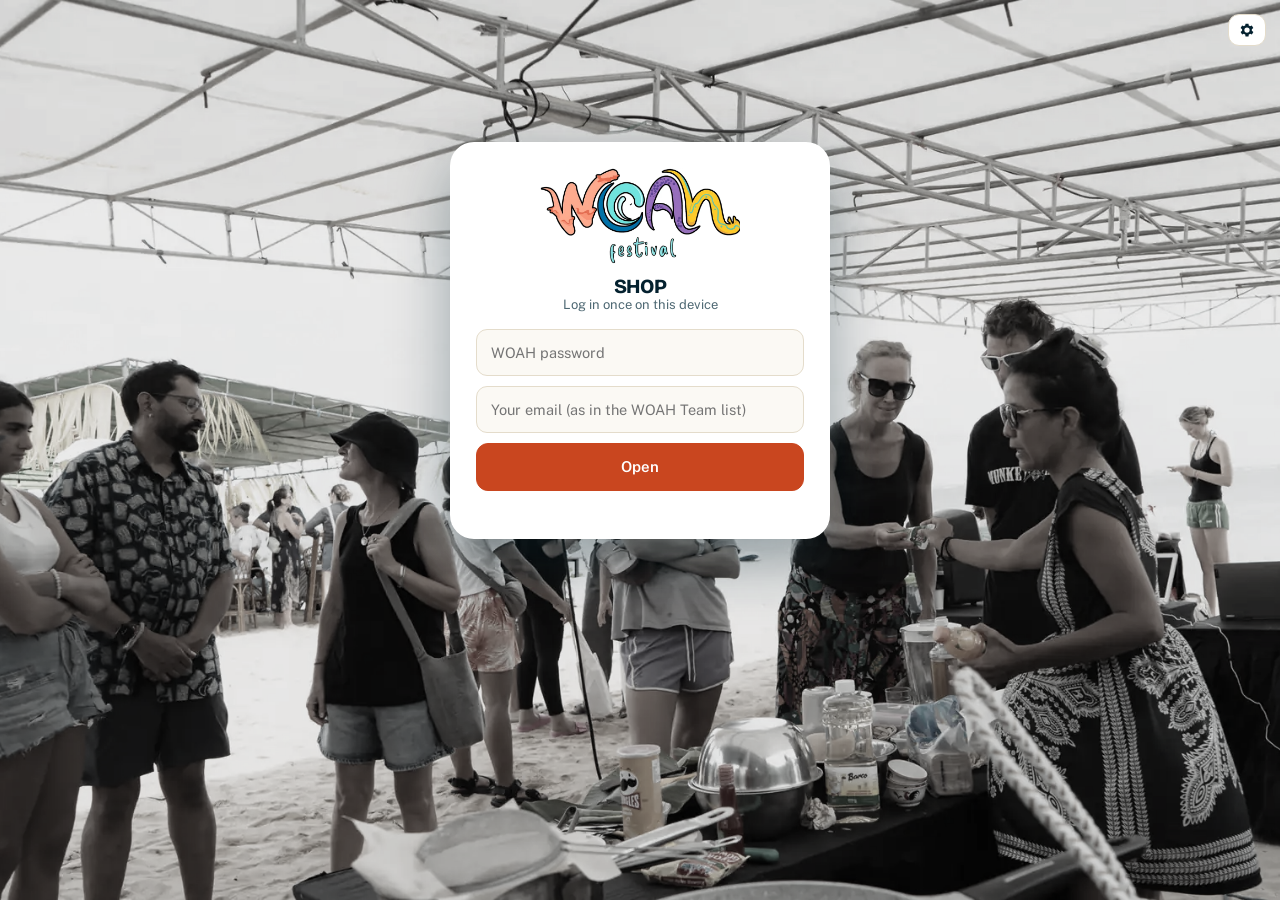
<file: shop.html>
<!DOCTYPE html>
<html>
<head>
<meta charset="utf-8">
<meta name="viewport" content="width=device-width, initial-scale=1">
<title>WOAH Shop</title>
<base target="_blank">
<link rel="stylesheet" href="style.css?v=12">
<link rel="icon" href="img/icon.png?v=2">
<link rel="manifest" href="app.webmanifest">
<link rel="apple-touch-icon" href="img/app/apple-touch-icon.png">
<meta name="apple-mobile-web-app-capable" content="yes">
<meta name="mobile-web-app-capable" content="yes">
<meta name="apple-mobile-web-app-title" content="WOAH">
<link rel="preconnect" href="https://fonts.googleapis.com"><link rel="preconnect" href="https://fonts.gstatic.com" crossorigin>
<link rel="stylesheet" href="https://fonts.googleapis.com/css2?family=Bricolage+Grotesque:opsz,wght@12..96,600;12..96,800&family=JetBrains+Mono:wght@500;700&family=Public+Sans:wght@400;500;600;700&display=swap">
<link rel="stylesheet" href="woah.css?v=7">
<link rel="stylesheet" href="ledger.css?v=2">
<link rel="stylesheet" href="tide.css?v=3">
<link rel="stylesheet" href="phone.css?v=4">
<script src="theme.js?v=11"></script>
<style>
  .sp-top { display: flex; justify-content: space-between; gap: 12px; flex-wrap: wrap; align-items: center; }
  .sp-stats { display: flex; gap: 8px; flex-wrap: wrap; }
  .sp-stat { border: 1px solid var(--line); border-radius: 10px; padding: 6px 12px; font-size: 13px; background: var(--card); }
  .sp-stat b { font-family: 'JetBrains Mono', monospace; font-size: 16px; margin-right: 4px; }
  .sp-links { display: flex; gap: 8px; flex-wrap: wrap; }
  .sp-links a { font-size: 13px; padding: 7px 12px; border-radius: 10px; border: 1px solid var(--line); text-decoration: none; background: var(--card); }
  .sp-links a.main { background: var(--brand); color: var(--on-brand, #fff); border-color: var(--brand); font-weight: 600; }
  .sp-seg { display: flex; gap: 6px; flex-wrap: wrap; margin-top: 14px; }
  .sp-find { position: relative; display: flex; align-items: center; gap: 10px; margin-top: 14px; }
  .sp-box { position: relative; flex: 1; max-width: 460px; display: block; }
  .sp-find input { width: 100%; margin: 0; padding: 10px 38px 10px 14px; border-radius: 12px; border: 1px solid var(--line); background: var(--card); color: var(--ink); font: inherit; box-sizing: border-box; }
  .sp-find input:focus { outline: 2px solid color-mix(in srgb, var(--brand) 40%, transparent); border-color: var(--brand); }
  .sp-find button { position: absolute; right: 6px; top: 50%; transform: translateY(-50%); z-index: 1; margin: 0; padding: 4px 8px; min-height: 0 !important; border: 0; background: none; color: var(--muted); }
  .sp-find input::-webkit-search-cancel-button { display: none; }
  .sp-count { font-size: 13px; color: var(--muted); white-space: nowrap; }
  .sp-seg button { font-size: 13px; padding: 6px 12px; border-radius: 999px; background: var(--card); color: var(--ink); border: 1px solid var(--line); }
  .sp-seg button.on { background: var(--ink); color: var(--bg); border-color: var(--ink); }
  .sp-grid { display: grid; gap: 14px; grid-template-columns: repeat(auto-fill, minmax(340px, 1fr)); margin-top: 14px; }
  @media (max-width: 420px) { .sp-grid { grid-template-columns: 1fr; } }
  .sp-card { background: var(--card); border: 1px solid var(--line); border-radius: 16px; overflow: hidden; display: flex; flex-direction: column; }
  .sp-card.hidden-p { opacity: .78; }
  .sp-cover { aspect-ratio: 4 / 3; background: var(--card-2, var(--bg)); display: flex; align-items: center; justify-content: center; position: relative; overflow: hidden; }
  .sp-cover img { width: 100%; height: 100%; object-fit: cover; }
  .sp-cover .none { color: var(--muted); font-size: 13px; text-align: center; padding: 20px; }
  .sp-badges { position: absolute; top: 10px; left: 10px; display: flex; gap: 6px; }
  .sp-badge { font-family: 'JetBrains Mono', monospace; font-size: 11px; font-weight: 700; padding: 3px 8px; border-radius: 999px; background: var(--card); color: var(--ink); box-shadow: 0 1px 4px rgba(0,0,0,.15); }
  .sp-badge.new { background: var(--brand); color: var(--on-brand, #fff); }
  .sp-badge.current { background: var(--ok-soft); color: var(--ok); }
  .sp-badge.preorder { background: var(--warn-soft); color: var(--warn); }
  .sp-badge.hidden { background: var(--bad-soft); color: var(--bad); }
  .sp-badge.old { background: var(--brand-soft); color: var(--brand); }
  .sp-body { padding: 14px; display: flex; flex-direction: column; gap: 10px; }
  .sp-name { font-family: 'Bricolage Grotesque', sans-serif; font-weight: 800; font-size: 20px; line-height: 1.15; margin: 0; }
  .sp-meta { font-size: 13px; color: var(--muted); }
  .sp-meta b { color: var(--ink); font-weight: 600; }
  .sp-lbl { font-size: 12px; font-weight: 700; color: var(--muted); text-transform: uppercase; letter-spacing: .04em; margin-bottom: 4px; display: block; }
  .sp-sec { display: grid; grid-template-columns: repeat(3, 1fr); gap: 6px; }
  .sp-sec button { font-size: 13px; padding: 8px 6px; border-radius: 10px; border: 1px solid var(--line); background: var(--card); color: var(--ink); }
  .sp-sec button.on.current { background: var(--ok-soft); color: var(--ok); border-color: var(--ok); font-weight: 700; }
  .sp-sec button.on.preorder { background: var(--warn-soft); color: var(--warn); border-color: var(--warn); font-weight: 700; }
  .sp-sec button.on.old { background: var(--brand-soft); color: var(--brand); border-color: var(--brand); font-weight: 700; }
  .sp-sec button.on.hidden { background: var(--bad-soft); color: var(--bad); border-color: var(--bad); font-weight: 700; }
  .sp-body textarea { font: inherit; font-size: 14px; width: 100%; box-sizing: border-box; min-height: 80px; resize: vertical; padding: 9px 11px; border-radius: 10px; border: 1px solid var(--line); background: var(--card); color: var(--ink); }
  .sp-row { display: flex; gap: 8px; align-items: center; flex-wrap: wrap; }
  .sp-row button { font-size: 13px; padding: 7px 12px; }
  .sp-ph { display: flex; gap: 8px; flex-wrap: wrap; }
  .sp-th { position: relative; width: 78px; height: 78px; border-radius: 10px; overflow: hidden; border: 1px solid var(--line); background: var(--bg); }
  .sp-th img { width: 100%; height: 100%; object-fit: cover; display: block; }
  .sp-th.cover { outline: 3px solid var(--brand); outline-offset: -3px; }
  .sp-th .acts { position: absolute; inset: auto 0 0 0; display: flex; justify-content: space-between; background: rgba(4,33,47,.72); }
  .sp-th .acts button { background: none; border: 0; color: #fff; font-size: 13px; padding: 3px 0; flex: 1; cursor: pointer; }
  .sp-th .acts button:disabled { opacity: .3; }
  .sp-th .cv { position: absolute; top: 3px; left: 3px; font-size: 10px; font-weight: 700; background: var(--brand); color: var(--on-brand, #fff); padding: 1px 5px; border-radius: 6px; }
  .sp-add { width: 78px; height: 78px; border-radius: 10px; border: 2px dashed var(--line-2, var(--line)); display: flex; align-items: center; justify-content: center; flex-direction: column; font-size: 12px; color: var(--muted); cursor: pointer; text-align: center; }
  .sp-add:hover { border-color: var(--brand); color: var(--brand); }
  .sp-add span { font-size: 22px; line-height: 1; }
  .sp-thw { display: flex; flex-direction: column; gap: 4px; width: 78px; }
  .sp-phcol { width: 78px; margin: 0; padding: 2px 4px; font-size: 11px; border-radius: 7px; border: 1px solid var(--line); background: var(--card); color: var(--ink); min-height: 0 !important; }
  .sp-colbox { border: 1px solid var(--line); border-radius: 12px; padding: 10px; margin: 0 0 8px; background: var(--card-2, var(--bg)); }
  .sp-colh { font-size: 13px; margin-bottom: 8px; } .sp-colh span { color: var(--muted); margin-left: 6px; font-size: 12px; }
  .sp-th.up { display: flex; align-items: center; justify-content: center; font-size: 11px; color: var(--muted); }
  details.sp-stock summary { cursor: pointer; font-size: 13px; color: var(--sea, var(--brand)); }
  .sp-tbl { width: 100%; border-collapse: collapse; font-size: 12.5px; margin-top: 6px; }
  .sp-tbl th, .sp-tbl td { padding: 4px 6px; border-bottom: 1px solid var(--line); text-align: center; }
  .sp-tbl th:first-child, .sp-tbl td:first-child { text-align: left; }
  .sp-tbl td.zero { color: var(--bad); }
  .sp-tbl td.neg { color: var(--bad); font-weight: 700; }
  .c-msg { font-size: 13px; } .c-msg.bad { color: var(--bad); } .c-msg.ok { color: var(--ok); }
  .sp-gone { font-size: 13px; }
  .sp-look { margin: 0 0 14px; background: var(--warn-soft); border-color: color-mix(in srgb, var(--warn) 35%, var(--line)); }
  .sp-look ul { margin: 6px 0 8px; padding-left: 20px; } .sp-look li { margin: 3px 0; }
  .sp-look code { font-family: "JetBrains Mono", monospace; font-size: 12px; background: var(--card); padding: 1px 6px; border-radius: 6px; }
  .sp-tabs { display: flex; gap: 0; margin: 4px 0 14px; border-bottom: 2px solid var(--line); }
  .sp-tabs button { background: none; border: 0; border-bottom: 3px solid transparent; margin-bottom: -2px; padding: 10px 18px; font-size: 15px; font-weight: 700; color: var(--muted); border-radius: 0; }
  .sp-tabs button.on { color: var(--ink); border-bottom-color: var(--brand); }
  .sp-tabs .sp-brand { margin-left: auto; display: flex; gap: 4px; align-items: center; padding-bottom: 6px; }
  .sp-tabs .sp-brand button { font-size: 13px; font-weight: 600; padding: 5px 12px; border: 1px solid var(--line); border-radius: 999px; margin: 0; color: var(--ink); background: var(--card); }
  .sp-tabs button { white-space: nowrap; flex-shrink: 0; }
  @media (max-width: 480px) { .sp-tabs button { padding: 10px 12px; } .sp-tabs .sp-brand button { padding: 5px 9px; } }
  @media (max-width: 640px) { .sp-tabs { overflow-x: auto; scrollbar-width: none; } .sp-tabs::-webkit-scrollbar { display: none; } .sp-tabs > button { margin-bottom: 0; } .sp-tabs .sp-brand { padding-left: 8px; } }
  .sp-tabs .sp-brand button.on { background: var(--ink); color: var(--bg); border-color: var(--ink); }
  .sp-badge.soap { background: #DDEBFF; color: #1F4E8C; }
  html body .tag.soap { background: #DDEBFF; color: #1F4E8C; }
  .sp-tabs .n { font-family: 'JetBrains Mono', monospace; font-size: 11px; background: var(--brand); color: var(--on-brand, #fff); border-radius: 999px; padding: 1px 7px; margin-left: 6px; }
  .od-bar { display: flex; gap: 8px; flex-wrap: wrap; align-items: center; margin-top: 12px; }
  .od-bar input { flex: 1 1 220px; font: inherit; padding: 8px 12px; border-radius: 10px; border: 1px solid var(--line); background: var(--card); color: var(--ink); }
  .od-list { display: grid; gap: 12px; margin-top: 14px; grid-template-columns: repeat(auto-fill, minmax(360px, 1fr)); }
  @media (max-width: 420px) { .od-list { grid-template-columns: 1fr; } }
  .od { background: var(--card); border: 1px solid var(--line); border-radius: 14px; padding: 14px; display: flex; flex-direction: column; gap: 8px; }
  .od.done { opacity: .72; }
  .od-h { display: flex; justify-content: space-between; gap: 8px; align-items: flex-start; }
  .od-h b { font-family: 'JetBrains Mono', monospace; font-size: 15px; }
  .od .who { font-size: 14px; } .od .who a { font-size: 13px; margin-right: 8px; }
  .od-it { font-size: 13.5px; display: flex; justify-content: space-between; gap: 8px; border-bottom: 1px dashed var(--line); padding: 3px 0; }
  .od-tot { display: flex; justify-content: space-between; font-weight: 700; }
  .od-kv { display: flex; flex-wrap: wrap; gap: 6px; font-size: 12.5px; }
  .od-kv span { border: 1px solid var(--line); border-radius: 999px; padding: 2px 9px; }
  .od-kv .paid { background: var(--ok-soft); color: var(--ok); border-color: transparent; font-weight: 700; }
  .od-kv .unpaid { background: var(--bad-soft); color: var(--bad); border-color: transparent; font-weight: 700; }
  .od-kv .proof { background: var(--warn-soft); color: var(--warn); border-color: transparent; font-weight: 700; }
  .od-st { font-family: 'JetBrains Mono', monospace; font-size: 11px; font-weight: 700; padding: 3px 9px; border-radius: 999px; background: var(--bg); white-space: nowrap; }
  .od-st.s-ready-to-collect { background: var(--sea-soft, var(--ok-soft)); color: var(--sea, var(--ok)); } .od-st.s-collected { background: var(--ok-soft); color: var(--ok); } .od-st.s-cancelled { background: var(--bad-soft); color: var(--bad); } .od-st.s-waiting-for-stock { background: var(--warn-soft); color: var(--warn); }
  .od-act { display: flex; gap: 6px; flex-wrap: wrap; }
  .od-act button { font-size: 12.5px; padding: 6px 10px; }
  .od-note { font-size: 13px; color: var(--muted); }
  .od-act button.main { background: var(--brand); color: var(--on-brand, #fff); border-color: var(--brand); font-weight: 700; } .od-act button.main:disabled { opacity: .45; }
  .need { width: 100%; border-collapse: collapse; font-size: 13.5px; margin-top: 8px; }
  .need td, .need th { padding: 5px 8px; border-bottom: 1px solid var(--line); text-align: left; }
  .need td.n { font-family: 'JetBrains Mono', monospace; font-weight: 700; text-align: right; }

  .ac-bar { display: flex; gap: 8px; align-items: center; flex-wrap: wrap; margin: 0 0 12px; }
  .ac-bar input { flex: 1 1 220px; min-width: 0; padding: 8px 12px; border-radius: 10px; border: 1px solid var(--line); background: var(--card); color: var(--ink); font: inherit; }
  .ac { display: flex; flex-wrap: wrap; gap: 8px 14px; align-items: center; padding: 12px 14px; margin-bottom: 8px; }
  .ac .who { flex: 1 1 240px; min-width: 0; }
  .ac .who b { font-size: 15px; }
  .ac .who div { font-size: 13px; color: var(--muted); overflow-wrap: anywhere; }
  .ac .meta { font-size: 13px; color: var(--muted); flex: 1 1 200px; }
  .ac .meta b { color: var(--ink); }
  .ac .btns { display: flex; gap: 6px; flex-wrap: wrap; }
  .ac .btns button { font-size: 13px; }
  .ac-pw { margin-top: 8px; flex-basis: 100%; padding: 10px 12px; border-radius: 10px; background: var(--ok-soft); color: var(--ink); font-size: 14px; }
  .ac-pw code { font-family: 'JetBrains Mono', monospace; font-size: 18px; font-weight: 700; letter-spacing: 1px; color: var(--ok); user-select: all; }
  .pre-sum { display: flex; flex-wrap: wrap; gap: 8px; }
  table.pre { width: 100%; border-collapse: collapse; font-size: 14px; min-width: 520px; }
  table.pre th { text-align: right; font-size: 11px; font-weight: 600; color: var(--muted); padding: 8px 10px; border-bottom: 1px solid var(--line); white-space: nowrap; }
  table.pre td { text-align: right; padding: 7px 10px; border-bottom: 1px solid var(--line); font-variant-numeric: tabular-nums; white-space: nowrap; vertical-align: top; }
  table.pre th.l, table.pre td.l { text-align: left; }
  table.pre tr:last-child td { border-bottom: 0; }
  table.pre td.go { font-weight: 800; font-size: 16px; color: var(--brand); }
  table.pre td.go.zero { color: var(--muted); font-weight: 600; font-size: 14px; }
  table.pre td.who { white-space: normal; font-size: 12px; color: var(--muted); min-width: 160px; }
  .pre-p { margin-top: 12px; padding: 0; overflow: hidden; }
  .pre-p h3 { margin: 0; padding: 12px 14px; font-size: 16px; border-bottom: 1px solid var(--line); display: flex; gap: 10px; align-items: baseline; flex-wrap: wrap; }
  .pre-p h3 span { font-size: 13px; color: var(--muted); font-weight: 500; }
  .pre-scroll { overflow-x: auto; }
  .vs-chart { display: flex; align-items: flex-end; gap: 3px; height: 160px; margin: 14px 0 4px; padding-top: 18px; }
  .vs-bar { flex: 1 1 0; min-width: 0; display: flex; flex-direction: column; justify-content: flex-end; align-items: center; height: 100%; position: relative; }
  .vs-bar i { display: block; width: 100%; max-width: 26px; background: var(--brand); border-radius: 4px 4px 0 0; min-height: 2px; }
  .vs-bar.zero i { background: var(--line); }
  .vs-bar b { position: absolute; font-size: 10px; color: var(--muted); font-weight: 600; }
  @media (max-width: 600px) { .vs-bar b { display: none; } .vs-chart { gap: 2px; } }
  .vs-axis { display: flex; justify-content: space-between; font-size: 11px; color: var(--muted); }
  table.vs { width: 100%; border-collapse: collapse; font-size: 14px; margin-top: 12px; }
  table.vs th { text-align: right; font-size: 11px; color: var(--muted); font-weight: 600; padding: 6px 8px; border-bottom: 1px solid var(--line); }
  table.vs td { text-align: right; padding: 6px 8px; border-bottom: 1px solid var(--line); font-variant-numeric: tabular-nums; }
  table.vs th.l, table.vs td.l { text-align: left; }
  /* POS sales history */
  .hs-ctl { display: flex; gap: 8px; flex-wrap: wrap; align-items: center; margin-top: 12px; }
  .hs-ctl .sp-box { min-width: 200px; }
  .hs-ctl select { padding: 9px 10px; border-radius: 12px; border: 1px solid var(--line); background: var(--card); color: var(--ink); font: inherit; }
  .hs-pays { display: flex; gap: 6px; flex-wrap: wrap; margin-top: 10px; font-size: 12px; color: var(--muted); }
  .hs-pays span { border: 1px solid var(--line); border-radius: 999px; padding: 3px 10px; background: var(--card); }
  .hs-pays b { color: var(--ink); font-variant-numeric: tabular-nums; }
  details.hs-day { margin-top: 12px; padding: 0; overflow: hidden; }
  details.hs-day > summary { list-style: none; cursor: pointer; padding: 14px 16px; display: flex; gap: 10px; align-items: baseline; flex-wrap: wrap; }
  details.hs-day > summary::-webkit-details-marker { display: none; }
  details.hs-day > summary::before { content: '▸'; color: var(--muted); transition: transform .15s; }
  details.hs-day[open] > summary::before { transform: rotate(90deg); }
  .hs-day h3 { margin: 0; font-size: 16px; }
  .hs-day .hs-meta { color: var(--muted); font-size: 13px; }
  .hs-day .hs-tot { margin-left: auto; font-weight: 800; font-variant-numeric: tabular-nums; }
  .hs-tag { font-size: 11px; border-radius: 999px; padding: 2px 8px; border: 1px solid var(--line); color: var(--muted); }
  .hs-tag.ok { border-color: #2e9d6a; color: #2e9d6a; }
  .hs-list { border-top: 1px solid var(--line); }
  .hs-s { display: grid; grid-template-columns: 70px 1fr auto; gap: 4px 12px; padding: 10px 16px; border-bottom: 1px solid var(--line); font-size: 14px; }
  .hs-s:last-child { border-bottom: 0; }
  .hs-s .t { color: var(--muted); font-variant-numeric: tabular-nums; font-size: 13px; }
  .hs-s .it div { line-height: 1.35; }
  .hs-s .it .x { text-decoration: line-through; opacity: .55; }
  .hs-s .it .d { font-size: 12px; color: var(--muted); }
  .hs-s .who { grid-column: 2 / 4; font-size: 12px; color: var(--muted); }
  .hs-s .amt { text-align: right; font-weight: 700; font-variant-numeric: tabular-nums; white-space: nowrap; }
  .hs-s.cancel .amt { text-decoration: line-through; opacity: .55; }
  .hs-s .don { color: var(--brand); font-weight: 700; }
  html.m .hs-s { grid-template-columns: 52px 1fr auto; padding: 10px 12px; }
  html.m details.hs-day > summary { padding: 12px; }
</style>
</head>
<body>
<div class="wrap">
  <div id="login" class="card"></div>
  <div id="app">
  <header>
    <div>
      <h1><span>WOAH</span> Shop</h1>
      <div class="sub" id="updated">Loading…</div>
    </div>
    <div style="display:flex;flex-direction:column;align-items:flex-end;gap:6px">
      <div style="display:flex;gap:6px;flex-wrap:wrap;justify-content:flex-end"><nav class="pages" id="nav"></nav><button id="refresh" onclick="load()" target="_self">Refresh</button></div>
      <div class="who" id="who"></div>
    </div>
  </header>
  <div class="banner" id="banner"></div>
  <div class="sp-tabs" id="tabs"></div>
  <div id="ordersView" style="display:none"></div>
  <div id="accountsView" style="display:none"></div>
  <div id="preView" style="display:none"></div>
  <div id="visitsView" style="display:none"></div>
  <div id="histView" style="display:none"></div>
  <div id="productsView">
  <div class="card" id="topCard"></div>
  <div id="look"></div>
  <div class="sp-find"><span class="sp-box"><input id="spSearch" type="search" placeholder="Search products, colours or sizes…" autocomplete="off" oninput="setSearch(this.value)"><button type="button" id="spClear" target="_self" style="display:none" onclick="const i=document.getElementById('spSearch');i.value='';setSearch('');i.focus()" aria-label="Clear search">✕</button></span><span class="sp-count" id="spCount"></span></div>
  <div class="sp-seg" id="seg"></div>
  <div class="sp-grid" id="grid"></div>
  <div id="gone"></div>
  <div class="card how" style="margin-top:14px">
    <b>How the shop works.</b> Every product, colour, size, price and stock number comes from Dom's sheet (<i>26/27 STOCK and Accounts</i>, tab <i>2. Sales sum report</i>).
    Change a price or add a size there and the shop follows within a few minutes. New rows show up here marked <b>New</b>.
    Name new rows like <code>Model Colour Adult/Kids (Size)</code>, e.g. <code>Moonstone T-Shirt White Kids (M)</code>, so Chris groups them into one product.
    Here you only choose where each product goes (<b>Current merch</b> = buy now, limited by stock · <b>Pre-order</b> = order now, no stock limit · <b>Not in shop</b>), write a description and add photos.
    The first photo is the cover. Photos are saved in the "WOAH Shop photos" Drive folder.
  </div>
  </div>
  </div>
</div>
<script src="common.js?v=15"></script>
<script src="extras.js?v=3"></script>
<script src="phone.js?v=7"></script>
<script>
  const SHOP_URL = 'https://shopwoahfestival.org/';
  const SEC = { current: 'Current merch', preorder: 'Pre-order', old: 'Vintage merch', hidden: 'Not in shop' };
  let D = null, FILTER = 'all', DRAFT = {}, BUSY = {}, BUSYC = {}, MSG = {}, BR = 'all', SQ = '';
  try { FILTER = localStorage.getItem('woahShopFilter') || 'all'; BR = localStorage.getItem('woahShopBrand') || 'all'; } catch (e) {}
  // same rule as the shop site: SOAP in the name = SOAP merch
  function brandOf(name) { return /soap/i.test(name || '') ? 'soap' : 'woah'; }
  function inBrand(name) { return BR === 'all' || brandOf(name) === BR; }
  function setBrand(b) { BR = b; try { localStorage.setItem('woahShopBrand', b); } catch (e) {} drawTabs(); draw(); if (OD) drawOrders(); if (OD && SD) drawPre(); if (HD) drawHist(); }

  function rp(n) { return 'Rp ' + Number(n || 0).toLocaleString('id-ID'); }
  function priceText(p) { return !p.priceFrom ? 'No price yet' : p.priceFrom === p.priceTo ? rp(p.priceFrom) : rp(p.priceFrom) + ' – ' + rp(p.priceTo); }
  function find(k) { return (D.products || []).find(p => p.key === k); }
  function setMsg(k, t, cls) { MSG[k] = { t, cls }; const m = document.getElementById('msg-' + k); if (m) { m.className = 'c-msg ' + (cls || ''); m.textContent = t; } }

  function render(d) {
    D = d;
    document.getElementById('updated').textContent = 'Products from Dom\'s stock sheet · checked ' + when(d.at);
    draw();
  }
  function draw() {
    if (!D) return;
    const ps = (D.products || []).filter(p => inBrand(p.name));
    const n = s => ps.filter(p => p.section === s).length, nNew = ps.filter(p => p.isNew).length;
    document.getElementById('topCard').innerHTML = `<div class="sp-top">
      <div class="sp-stats">
        <div class="sp-stat"><b>${n('current')}</b>Current merch</div>
        <div class="sp-stat"><b>${n('preorder')}</b>Pre-order</div>
        <div class="sp-stat"><b>${n('old')}</b>Vintage merch</div>
        <div class="sp-stat"><b>${n('hidden')}</b>Not in shop</div>
        ${nNew ? `<div class="sp-stat" style="border-color:var(--brand)"><b style="color:var(--brand)">${nNew}</b>New, needs a look</div>` : ''}
      </div>
      <div class="sp-links">
        <a class="main" href="${SHOP_URL}">Open the shop ↗</a>
        <a href="${esc(D.stockUrl || '#')}">Dom's stock sheet ↗</a>
        <a href="${esc(D.sheetUrl || '#')}">WOAH Shop sheet ↗</a>
      </div></div>`;
    const tabs = [['all', 'All', ps.length], ['current', 'Current merch', n('current')], ['preorder', 'Pre-order', n('preorder')], ['old', 'Vintage merch', n('old')], ['hidden', 'Not in shop', n('hidden')], ['new', 'New', nNew]];
    document.getElementById('seg').innerHTML = tabs.map(([k, l, c]) => `<button target="_self" class="${FILTER === k ? 'on' : ''}" onclick="setFilter('${k}')">${l} · ${c}</button>`).join('');
    // every word must match name, colour, size, group or Dom's row
    const words = SQ.toLowerCase().split(/\s+/).filter(Boolean);
    const hay = p => [p.name, p.group || '', ...(p.colours || []), ...(p.fits || []), ...(p.sizes || []), ...(p.variants || []).map(v => v.item || '')].join(' ').toLowerCase();
    const list = ps.filter(p => FILTER === 'all' || (FILTER === 'new' ? p.isNew : p.section === FILTER)).filter(p => !words.length || words.every(w => hay(p).includes(w)));
    const order = { current: 0, preorder: 1, hidden: 2 };
    list.sort((a, b) => (b.isNew - a.isNew) || (order[a.section] - order[b.section]) || a.name.localeCompare(b.name));
    document.getElementById('grid').innerHTML = list.length ? list.map(cardHTML).join('') : `<div class="card" style="grid-column:1/-1">${words.length ? 'No products match <b>' + esc(SQ) + '</b>' + (FILTER !== 'all' ? ' in this tab. Try <a href="#" target="_self" onclick="setFilter(\'all\');return false">All</a>.' : '.') : 'Nothing here.'}</div>`;
    const sc = document.getElementById('spCount'); if (sc) sc.textContent = words.length ? list.length + ' found' : '';
    const g = D.gone || [];
    const lk = D.lookalike || [];   // lookalike names (backend shopLookalikes_)
    document.getElementById('look').innerHTML = lk.length ? `<div class="card sp-look"><b>Check ${lk.length === 1 ? 'these names' : 'these ' + lk.length + ' pairs of names'} in Dom's sheet</b>
      <div class="sp-meta">Chris read these as separate products, but they look like <b>one product in different colours</b>:</div>
      <ul>${lk.map(([a, b]) => `<li><b>${esc(a)}</b> and <b>${esc(b)}</b></li>`).join('')}</ul>
      <div class="sp-meta">If they are one product, ask Dom to write the rows as <code>Product Colour (Size)</code>, for example <i>SOAP Fleece Hoodies Army Green (L)</i>, and they join up within a few minutes. If they really are different products, you can ignore this.</div></div>` : '';
    document.getElementById('gone').innerHTML = g.length ? `<div class="card sp-gone" style="margin-top:14px"><b>No longer in Dom's sheet:</b> ${g.map(x => esc(x.key)).join(', ')}. Their photos and description are kept in the WOAH Shop sheet. If a row was only renamed, tell David so the photos can be moved over.</div>` : '';
  }
  function setSearch(v) { SQ = v || ''; const x = document.getElementById('spClear'); if (x) x.style.display = SQ ? '' : 'none'; draw(); }
  function setFilter(k) { FILTER = k; try { localStorage.setItem('woahShopFilter', k); } catch (e) {} draw(); }

  function stockHTML(p) {
    const rows = {}, sizes = p.sizes.length ? p.sizes : [''];
    p.variants.forEach(v => { const r = [v.colour, v.fit].filter(Boolean).join(' ') || p.name; (rows[r] = rows[r] || {})[v.size] = v; });
    const total = p.variants.reduce((s, v) => s + Math.max(0, v.stock || 0), 0);
    const neg = p.variants.filter(v => v.rawStock < 0);
    const head = p.section === 'current' || p.section === 'old' ? `${total} left in total` : 'Stock in Dom\'s sheet';
    return `<details class="sp-stock"><summary>Sizes, prices and stock · ${head}${neg.length ? ' · ⚠ ' + neg.length + ' below zero' : ''}</summary>
      <table class="sp-tbl"><tr><th></th>${sizes.map(s => `<th>${esc(s || '–')}</th>`).join('')}</tr>
      ${Object.keys(rows).map(r => `<tr><td>${esc(r)}</td>${sizes.map(s => { const v = rows[r][s]; if (!v) return '<td style="color:var(--muted)">·</td>';
        return `<td class="${v.rawStock < 0 ? 'neg' : v.rawStock === 0 ? 'zero' : ''}" title="${esc(v.item)} · ${rp(v.price)}">${v.rawStock}</td>`; }).join('')}</tr>`).join('')}
      </table>
      <div class="sp-meta" style="margin-top:6px">Hover a number for the exact row name and price. ${neg.length ? 'Below zero shows as sold out in the shop. Fix it in Dom\'s sheet.' : ''}${p.section !== 'current' && p.section !== 'old' ? ' Pre-orders don\'t use these numbers.' : ''}</div></details>`;
  }
  function cardHTML(p) {
    const k = p.key, photos = DRAFT[k] ? DRAFT[k].photos : p.photos, desc = DRAFT[k] && DRAFT[k].desc != null ? DRAFT[k].desc : p.desc;
    const cover = photos[0];
    const opts = [p.colours.length ? `<b>${p.colours.length}</b> colour${p.colours.length > 1 ? 's' : ''} (${p.colours.map(esc).join(', ')})` : '', p.fits.length ? p.fits.map(esc).join(' / ') : '', p.sizes.length ? `sizes <b>${p.sizes.map(esc).join(' ')}</b>` : ''].filter(Boolean).join(' · ');
    const busy = BUSY[k] || 0, m = MSG[k] || {};
    const descChanged = desc !== p.desc;
    return `<div class="sp-card ${p.section === 'hidden' ? 'hidden-p' : ''}" id="card-${k}">
      <div class="sp-cover">${cover ? `<img src="${esc(cover.url)}" alt="" loading="lazy">` : '<div class="none">No photo yet<br>Add one below</div>'}
        <div class="sp-badges">${p.isNew ? '<span class="sp-badge new">NEW</span>' : ''}${brandOf(p.name) === 'soap' ? '<span class="sp-badge soap">SOAP</span>' : ''}<span class="sp-badge ${p.section}">${SEC[p.section].toUpperCase()}</span></div></div>
      <div class="sp-body">
        <div><h2 class="sp-name">${esc(p.name)}</h2>
          <div class="sp-meta"><b>${priceText(p)}</b>${opts ? ' · ' + opts : ''}</div></div>
        <div><span class="sp-lbl">Where in the shop</span>
          <div class="sp-sec">${Object.keys(SEC).map(s => `<button target="_self" class="${p.section === s ? 'on ' + s : ''}" onclick="setSection('${k}','${s}')" ${busy ? 'disabled' : ''}>${SEC[s]}</button>`).join('')}</div></div>
        <div><span class="sp-lbl">Pre-orders</span>
          <div class="sp-sec">${[['auto', 'Automatic'], ['open', 'Open'], ['closed', 'Closed']].map(([v, l]) => `<button target="_self" class="${(p.preSet || 'auto') === v ? 'on ' + (v === 'closed' ? 'hidden' : v === 'open' ? 'current' : 'preorder') : ''}" onclick="setPre('${k}','${v}')" ${busy ? 'disabled' : ''}>${l}</button>`).join('')}</div>
          <div class="sp-meta" style="margin-top:5px">${p.preorder ? '<b>Pre-orders open</b>: people can pre-order it on the website and on the POS page' + (p.section === 'current' || p.section === 'old' ? '. Sizes that sell out show <i>Pre-order</i> on the website instead of <i>Sold out</i>.' : '.') : '<b>Pre-orders closed</b>: not on the POS page\'s Pre-order tab' + (p.section === 'preorder' ? ', and the website shows "Pre-orders closed".' : '.')} Automatic = open only while it\'s in Pre-order.</div>
          ${p.colours && p.colours.length ? `<div class="sp-meta" style="margin-top:8px"><b>Pre-orders by colour</b> (tap to switch a colour off or on)${p.preorder ? ':' : '. Only used while pre-orders are open for this item:'}</div>
          <div class="sp-sec pre-col">${p.colours.map(c => { const off = (p.preOff || []).some(x => x.toLowerCase() === c.toLowerCase()); return `<button target="_self" class="${off ? 'on hidden' : 'on current'}" onclick="togglePreCol('${k}','${esc(c).replace(/'/g, '&#39;')}')" ${busy ? 'disabled' : ''}>${off ? '✕' : '✓'} ${esc(c)}</button>`; }).join('')}</div>` : `<div class="sp-meta" style="margin-top:8px"><b>Pre-orders by colour:</b> this item has no colours in Dom's sheet, so pre-orders are just on or off for the whole item (above).</div>`}</div>
        <div><span class="sp-lbl">Description</span>
          <textarea id="desc-${k}" placeholder="What buyers see under the name: material, fit, the story behind the design…" oninput="descInput('${k}')">${esc(desc)}</textarea>
          <div class="sp-row" style="margin-top:6px"><button target="_self" id="dsave-${k}" onclick="saveDesc('${k}')" ${descChanged && !busy ? '' : 'disabled'}>Save description</button></div></div>
        ${photosHTML(p, photos, busy)}
        ${stockHTML(p)}
        <div class="c-msg ${m.cls || ''}" id="msg-${k}">${esc(m.t || '')}</div>
      </div></div>`;
  }

  function save(k, patch, okText) {
    const p = find(k); if (!p) return Promise.resolve();
    const body = Object.assign({ action: 'shopSave', pkey: k, section: p.section, desc: p.desc, photos: p.photos.map(x => x.id) }, patch);
    setMsg(k, 'Saving…');
    return call(body).then(d => { DRAFT[k] = null; D = d; MSG[k] = { t: okText || 'Saved. The shop shows it within a few minutes.', cls: 'ok' }; draw(); })
      .catch(e => { setMsg(k, e.message, 'bad'); throw e; });
  }
  function setPre(k, v) {
    const p = find(k); if (!p || (p.preSet || 'auto') === v) return;
    save(k, { pre: v }, v === 'open' ? 'Pre-orders open.' : v === 'closed' ? 'Pre-orders closed.' : 'Pre-orders follow the section again.').catch(() => {});
  }
  function togglePreCol(k, c) {
    const p = find(k); if (!p) return;
    const off = (p.preOff || []).filter(x => x.toLowerCase() !== c.toLowerCase()), was = off.length !== (p.preOff || []).length;
    if (!was) off.push(c);
    const before = p.preOff; p.preOff = off; draw();   // optimistic update
    save(k, { preOff: off }, was ? 'Pre-orders back on for ' + c + '.' : 'No pre-orders for ' + c + ' any more (website and POS page).').catch(() => { p.preOff = before; draw(); });
  }
  function setSection(k, s) {
    const p = find(k); if (!p || p.section === s) return;
    if (s === 'hidden' && !confirm(p.name + ' will disappear from the shop until you put it back. OK?')) return;
    save(k, { section: s }, 'Moved to ' + SEC[s] + '. The shop updates within a few minutes.').catch(() => {});
  }
  function descInput(k) {
    const p = find(k), v = document.getElementById('desc-' + k).value;
    DRAFT[k] = Object.assign({ photos: (DRAFT[k] && DRAFT[k].photos) || p.photos }, DRAFT[k] || {}, { desc: v });
    const b = document.getElementById('dsave-' + k); if (b) b.disabled = v === p.desc;
  }
  function saveDesc(k) { const v = document.getElementById('desc-' + k).value; save(k, { desc: v }, 'Description saved.').catch(() => {}); }
  // photos per colour
  // one ordered list, first is the cover; each photo can belong to one colour
  function thumbHTML(k, photos, i, busy, cols) {
    const ph = photos[i], same = j => (photos[j].colour || '') === (ph.colour || '');
    let prev = -1, next = -1;
    for (let j = i - 1; j >= 0; j--) if (same(j)) { prev = j; break; }
    for (let j = i + 1; j < photos.length; j++) if (same(j)) { next = j; break; }
    const pick = cols.length ? `<select class="sp-phcol" title="Which colour this photo shows" onchange="colPh('${k}',${i},this.value)" ${busy ? 'disabled' : ''}><option value="">All colours</option>${cols.map(c => `<option ${ph.colour === c ? 'selected' : ''}>${esc(c)}</option>`).join('')}</select>` : '';
    return `<div class="sp-thw"><div class="sp-th ${i === 0 ? 'cover' : ''}">${i === 0 ? '<span class="cv">COVER</span>' : ''}<img src="${esc(ph.thumb)}" alt="" loading="lazy">
      <div class="acts"><button target="_self" title="Move left" onclick="swapPh('${k}',${i},${prev})" ${prev < 0 || busy ? 'disabled' : ''}>◀</button><button target="_self" title="Make cover (first photo in the shop list)" onclick="movePh('${k}',${i},-${i})" ${i === 0 || busy ? 'disabled' : ''}>★</button><button target="_self" title="Move right" onclick="swapPh('${k}',${i},${next})" ${next < 0 || busy ? 'disabled' : ''}>▶</button><button target="_self" title="Take this photo off the product (the file stays in Drive)" onclick="dropPh('${k}',${i})" ${busy ? 'disabled' : ''}>✕</button></div></div>${pick}</div>`;
  }
  function addBox(k, colour, busy) {
    const up = busy && (BUSYC[k] || '') === colour ? `<div class="sp-th up">Uploading ${busy}…</div>` : '';
    return `${up}<label class="sp-add" title="Add photos${colour ? ' of ' + esc(colour) : ''}"><span>+</span>${colour ? 'Add ' + esc(colour) : 'Add photos'}<input type="file" accept="image/*" multiple hidden onchange="addPh('${k}', this, '${esc(colour).replace(/'/g, "\\'")}')"></label>`;
  }
  function photosHTML(p, photos, busy) {
    const k = p.key, cols = p.colours || [];
    if (!cols.length) return `<div><span class="sp-lbl">Photos ${photos.length ? '· ' + photos.length : ''}</span>
      <div class="sp-ph">${photos.map((ph, i) => thumbHTML(k, photos, i, busy, cols)).join('')}${addBox(k, '', busy)}</div></div>`;
    const group = c => photos.map((ph, i) => ((ph.colour || '') === c && (c === '' || cols.includes(c))) || (c === '' && ph.colour && !cols.includes(ph.colour)) ? i : -1).filter(i => i >= 0);
    const box = (c, title, hint) => { const idx = group(c);
      return `<div class="sp-colbox"><div class="sp-colh"><b>${title}</b> ${idx.length ? '· ' + idx.length : ''}<span>${hint}</span></div>
        <div class="sp-ph">${idx.map(i => thumbHTML(k, photos, i, busy, cols)).join('')}${addBox(k, c, busy)}</div></div>`; };
    return `<div><span class="sp-lbl">Photos ${photos.length ? '· ' + photos.length : ''}</span>
      <div class="sp-meta" style="margin:2px 0 8px">Each colour has its own photos. When a buyer or the POS picks a colour, those photos show. "All colours" photos (size chart, group shot) show for every colour.</div>
      ${cols.map(c => box(c, esc(c), '')).join('')}${box('', 'All colours', 'shown for every colour')}</div>`;
  }
  function swapPh(k, i, j) { if (j < 0) return; const l = curPhotos(k); [l[i], l[j]] = [l[j], l[i]]; savePhotos(k, l, 'Photo order saved.'); }
  function colPh(k, i, c) { const l = curPhotos(k); l[i] = Object.assign({}, l[i], { colour: c || '' }); savePhotos(k, l, c ? 'Photo moved to ' + c + '.' : 'Photo now shows for all colours.'); }
  function curPhotos(k) { const p = find(k); return (DRAFT[k] && DRAFT[k].photos ? DRAFT[k].photos : p.photos).slice(); }
  function keepDesc(k) { const el = document.getElementById('desc-' + k); return el ? el.value : find(k).desc; }
  function savePhotos(k, list, txt) {
    const p = find(k), d = keepDesc(k);
    DRAFT[k] = { photos: list, desc: d }; draw();
    const photoCol = {}; list.forEach(x => { if (x.colour) photoCol[x.id] = x.colour; });
    return save(k, { photos: list.map(x => x.id), photoCol, desc: p.desc }, txt).then(() => { if (d !== find(k).desc) { DRAFT[k] = { photos: find(k).photos, desc: d }; draw(); } }).catch(() => { DRAFT[k] = null; draw(); });
  }
  function movePh(k, i, by) { const l = curPhotos(k); const [x] = l.splice(i, 1); l.splice(Math.max(0, Math.min(l.length, i + by)), 0, x); savePhotos(k, l, by === -i ? 'New cover photo saved.' : 'Photo order saved.'); }
  function dropPh(k, i) { if (!confirm('Take this photo off the product? (The file stays in the Drive folder.)')) return; const l = curPhotos(k); l.splice(i, 1); savePhotos(k, l, 'Photo taken off.'); }

  // shrink to 1600px max, then upload one by one
  function shrink(file) {
    return new Promise((res, rej) => {
      const img = new Image(), url = URL.createObjectURL(file);
      img.onload = () => {
        const max = 1600, sc = Math.min(1, max / Math.max(img.width, img.height));
        const c = document.createElement('canvas'); c.width = Math.round(img.width * sc); c.height = Math.round(img.height * sc);
        c.getContext('2d').drawImage(img, 0, 0, c.width, c.height); URL.revokeObjectURL(url);
        let data = c.toDataURL('image/webp', 0.86), type = 'image/webp';
        if (!/^data:image\/webp/.test(data)) { data = c.toDataURL('image/jpeg', 0.86); type = 'image/jpeg'; }
        res({ data, type });
      };
      img.onerror = () => { URL.revokeObjectURL(url); rej(new Error(file.name + ' isn\'t a photo this browser can open (try JPG or PNG).')); };
      img.src = url;
    });
  }
  async function addPh(k, input, colour) {
    const files = Array.from(input.files || []).slice(0, 12); input.value = '';
    if (!files.length) return;
    const added = [];
    BUSY[k] = files.length; BUSYC[k] = colour || ''; draw();
    for (const f of files) {
      try {
        const s = await shrink(f);
        const r = await call({ action: 'shopUpload', pkey: k, type: s.type, data: s.data });
        added.push(Object.assign(r, { colour: colour || '' }));
      } catch (e) { setMsg(k, e.message, 'bad'); }
      BUSY[k] = Math.max(0, BUSY[k] - 1); draw();
    }
    BUSY[k] = 0;
    if (added.length) savePhotos(k, curPhotos(k).concat(added), added.length + ' photo' + (added.length > 1 ? 's' : '') + ' added' + (colour ? ' to ' + colour : '') + '.');
    else draw();
  }

  // orders
  let TAB = 'products', OD = null, OF = 'todo', OQ = '', OBUSY = {}, OPAY = {};
  try { TAB = localStorage.getItem('woahShopTab') || 'products'; OF = localStorage.getItem('woahShopOF') || 'todo'; } catch (e) {}
  function drawTabs() {
    const open = OD ? OD.orders.filter(o => o.items.some(i => inBrand(i.product)) && o.status !== 'Collected' && o.status !== 'Cancelled').length : 0;
    const preN = OD ? preItems().reduce((a, x) => a + x.qty, 0) : 0;
    document.getElementById('tabs').innerHTML = `<button target="_self" class="${TAB === 'products' ? 'on' : ''}" onclick="setTab('products')">Products</button><button target="_self" class="${TAB === 'orders' ? 'on' : ''}" onclick="setTab('orders')">Orders${open ? `<span class="n">${open}</span>` : ''}</button><button target="_self" class="${TAB === 'pre' ? 'on' : ''}" onclick="setTab('pre')">Pre-orders${preN ? `<span class="n">${preN}</span>` : ''}</button><button target="_self" class="${TAB === 'accounts' ? 'on' : ''}" onclick="setTab('accounts')">Accounts</button><button target="_self" class="${TAB === 'hist' ? 'on' : ''}" onclick="setTab('hist')">POS sales</button><button target="_self" class="${TAB === 'visits' ? 'on' : ''}" onclick="setTab('visits')">Visitors</button><div class="sp-brand">${[['all', 'All'], ['woah', 'WOAH'], ['soap', 'SOAP']].map(([k, l]) => `<button target="_self" class="${BR === k ? 'on' : ''}" onclick="setBrand('${k}')">${l}</button>`).join('')}</div>`;
    document.getElementById('productsView').style.display = TAB === 'products' ? '' : 'none';
    document.getElementById('ordersView').style.display = TAB === 'orders' ? '' : 'none';
    document.getElementById('accountsView').style.display = TAB === 'accounts' ? '' : 'none';
    document.getElementById('preView').style.display = TAB === 'pre' ? '' : 'none';
    document.getElementById('visitsView').style.display = TAB === 'visits' ? '' : 'none';
    document.getElementById('histView').style.display = TAB === 'hist' ? '' : 'none';
    const br = document.querySelector('#tabs .sp-brand'); if (br) br.style.display = TAB === 'accounts' || TAB === 'visits' ? 'none' : '';
  }
  function setTab(t) { TAB = t; try { localStorage.setItem('woahShopTab', t); } catch (e) {} drawTabs(); if (t === 'orders') loadOrders(); if (t === 'accounts') loadAccounts(); if (t === 'pre') loadPre(); if (t === 'visits') loadVisits(); if (t === 'hist') loadHist(); }
  function loadOrders() {
    if (!OD) document.getElementById('ordersView').innerHTML = '<div class="card">Loading orders…</div>';
    return call({ action: 'shopOrders' }).then(d => { OD = d; drawOrders(); drawTabs(); }).catch(e => { document.getElementById('ordersView').innerHTML = `<div class="card bad">${esc(e.message)}</div>`; });
  }
  // pre-orders
  let SD = null;
  function preItems() {   // pre-order items still waiting for stock (same rule as Stock)
    const out = [];
    (OD ? OD.orders : []).forEach(o => o.items.forEach(i => { if (i.type === 'Pre-order' && i.status === 'Waiting for stock' && inBrand(i.product)) out.push({ o, i, qty: Number(i.qty) || 0 }); }));
    return out;
  }
  function loadPre() {
    if (!OD || !SD) document.getElementById('preView').innerHTML = '<div class="card">Loading pre-orders…</div>';
    return Promise.all([call({ action: 'shopOrders' }), call({ action: 'stock' })]).then(([o, s]) => { OD = o; SD = s; drawPre(); drawTabs(); })
      .catch(e => { document.getElementById('preView').innerHTML = `<div class="card bad">${esc(e.message)}</div>`; });
  }
  function preKey(p, c, f, z) { return [p, c || '', f || '', z || ''].join('|'); }
  function preRows() {
    const stock = {};
    (SD.products || []).forEach(p => p.variants.forEach(v => { stock[preKey(p.name, v.colour, v.fit, v.size)] = Math.max(0, v.left); }));
    const g = {};
    preItems().forEach(({ o, i, qty }) => {
      const k = preKey(i.product, i.colour, i.fit, i.size);
      const r = g[k] = g[k] || { product: i.product, colour: i.colour || '', fit: i.fit || '', size: i.size || '', qty: 0, paid: 0, who: {}, free: k in stock ? stock[k] : null };
      r.qty += qty; if (o.paid === 'Yes') r.paid += qty;
      const w = r.who[o.order] = r.who[o.order] || { name: o.name, order: o.order, qty: 0, paid: o.paid === 'Yes' }; w.qty += qty;
    });
    return Object.values(g).map(r => Object.assign(r, { toOrder: Math.max(0, r.qty - (r.free || 0)) }));
  }
  const SIZE_ORDER = ['xxs', 'xs', 's', 'm', 'l', 'xl', 'xxl', '2xl', '3xl'];
  function sizeRank(z) { const i = SIZE_ORDER.indexOf(String(z).toLowerCase()); return i < 0 ? 99 : i; }
  function preText(rows) {
    const d = new Date().toLocaleDateString('en-GB', { day: 'numeric', month: 'short', year: 'numeric' });
    const lines = rows.filter(r => r.toOrder > 0).map(r => `${r.product}${[r.colour, r.fit, r.size].filter(Boolean).length ? ' – ' + [r.colour, r.fit, r.size].filter(Boolean).join(' ') : ''}: ${r.toOrder}`);
    return `WOAH pre-orders to order (${d})\n` + lines.join('\n') + `\nTotal: ${rows.reduce((a, r) => a + r.toOrder, 0)}`;
  }
  function copyPre() {
    const t = preText(preRows().sort(preSort));
    const done = () => { const b = document.getElementById('preCopy'); if (b) { b.textContent = 'Copied ✓'; setTimeout(() => { b.textContent = 'Copy order list'; }, 1800); } };
    (navigator.clipboard ? navigator.clipboard.writeText(t) : Promise.reject()).then(done).catch(() => { prompt('Copy this:', t); });
  }
  function preSort(a, b) { return a.product.localeCompare(b.product) || a.colour.localeCompare(b.colour) || a.fit.localeCompare(b.fit) || sizeRank(a.size) - sizeRank(b.size) || a.size.localeCompare(b.size); }
  function drawPre() {
    const rows = preRows().sort(preSort);
    const tot = rows.reduce((a, r) => a + r.qty, 0), paid = rows.reduce((a, r) => a + r.paid, 0), go = rows.reduce((a, r) => a + r.toOrder, 0);
    const people = new Set(preItems().map(x => x.o.order)).size;
    const byP = {}; rows.forEach(r => { (byP[r.product] = byP[r.product] || []).push(r); });
    const el = document.getElementById('preView');
    el.innerHTML = `
      <div class="card"><div class="sp-top"><div class="sp-stats pre-sum">
        <div class="sp-stat" style="border-color:var(--brand)"><b>${go}</b>To order</div>
        <div class="sp-stat"><b>${tot}</b>Pre-ordered items</div>
        <div class="sp-stat"><b>${paid}</b>Already paid</div>
        <div class="sp-stat"><b>${people}</b>Orders waiting</div></div>
        <div class="sp-links">${go ? '<button target="_self" id="preCopy" onclick="copyPre()">Copy order list</button>' : ''}${SD.stockUrl ? `<a href="${esc(SD.stockUrl)}">Dom's sheet ↗</a>` : ''}<button target="_self" onclick="loadPre()">Refresh</button></div></div>
        <p class="sub" style="margin:10px 0 0"><b>To order</b> = pre-ordered minus what's still free in stock (Dom's sheet, after held sales). It counts unpaid pre-orders too; the <b>Paid</b> column shows how many are paid already, if you'd rather only order those. When the stock arrives, add it to Dom's sheet and mark the orders <i>Ready to collect</i>, then they drop off this list.</p>
      </div>
      ${rows.length ? Object.keys(byP).map(p => {
        const rs = byP[p], hasCol = rs.some(r => r.colour), hasFit = rs.some(r => r.fit);
        return `<div class="card pre-p"><h3>${esc(p)} <span>${rs.reduce((a, r) => a + r.toOrder, 0)} to order · ${rs.reduce((a, r) => a + r.qty, 0)} pre-ordered</span></h3><div class="pre-scroll"><table class="pre"><thead><tr>${hasCol ? '<th class="l">Colour</th>' : ''}${hasFit ? '<th class="l">Fit</th>' : ''}<th class="l">Size</th><th>To order</th><th>Pre-ordered</th><th>Paid</th><th title="Free in stock now">In stock</th><th class="l">Who</th></tr></thead><tbody>
          ${rs.map(r => `<tr>${hasCol ? `<td class="l">${esc(r.colour || '–')}</td>` : ''}${hasFit ? `<td class="l">${esc(r.fit || '–')}</td>` : ''}<td class="l">${esc(r.size || '–')}</td><td class="go ${r.toOrder ? '' : 'zero'}">${r.toOrder}</td><td>${r.qty}</td><td>${r.paid}</td><td>${r.free == null ? '<span title="Not in Dom\'s sheet">–</span>' : r.free}</td>
            <td class="l who">${Object.values(r.who).map(w => `${esc(w.name)} ×${w.qty} <span style="opacity:.75">${esc(w.order)}${w.paid ? ' · paid' : ''}</span>`).join('<br>')}</td></tr>`).join('')}
        </tbody></table></div></div>`;
      }).join('') : '<div class="card" style="margin-top:12px;text-align:center;color:var(--muted)">No pre-orders waiting for stock.</div>'}`;
  }

  // visitors
  let VD = null;
  function loadVisits() {
    if (!VD) document.getElementById('visitsView').innerHTML = '<div class="card">Loading visitors…</div>';
    return call({ action: 'shopVisits' }).then(d => { VD = d; drawVisits(); }).catch(e => { document.getElementById('visitsView').innerHTML = `<div class="card bad">${esc(e.message)}</div>`; });
  }
  function vsDay(s, long) { const d = new Date(s + 'T12:00:00'); return d.toLocaleDateString('en-GB', long ? { weekday: 'short', day: 'numeric', month: 'short' } : { day: 'numeric', month: 'short' }); }
  function drawVisits() {
    const ds = VD.days || [], today = ds[ds.length - 1] || { visitors: 0, views: 0 }, yest = ds[ds.length - 2] || { visitors: 0 };
    const sum = (a, k) => a.reduce((s, d) => s + d[k], 0), last7 = ds.slice(-7);
    const max = Math.max(1, ...ds.map(d => d.visitors));
    document.getElementById('visitsView').innerHTML = `
      <div class="card"><div class="sp-top"><div class="sp-stats">
        <div class="sp-stat" style="border-color:var(--brand)"><b>${today.visitors}</b>Visitors today</div>
        <div class="sp-stat"><b>${today.views}</b>Pages viewed today</div>
        <div class="sp-stat"><b>${VD.week}</b>Visitors, last 7 days</div>
        <div class="sp-stat"><b>${VD.month}</b>Visitors, last 30 days</div></div>
        <div class="sp-links"><a href="https://shopwoahfestival.org/">Open the shop ↗</a><button target="_self" onclick="loadVisits()">Refresh</button></div></div>
        <div class="vs-chart" aria-label="Visitors per day, last 30 days">${ds.map(d => `<div class="vs-bar ${d.visitors ? '' : 'zero'}" title="${esc(vsDay(d.day, true))}: ${d.visitors} visitor${d.visitors === 1 ? '' : 's'}, ${d.views} page${d.views === 1 ? '' : 's'}">${d.visitors ? `<b style="bottom:calc(${d.visitors / max * 100}% + 2px)">${d.visitors}</b>` : ''}<i style="height:${d.visitors / max * 100}%"></i></div>`).join('')}</div>
        <div class="vs-axis"><span>${ds[0] ? esc(vsDay(ds[0].day)) : ''}</span><span>Visitors per day, last 30 days</span><span>Today</span></div>
        <p class="sub" style="margin:12px 0 0">A visitor is one phone or computer (counted once a day, even if they come back). Nothing personal is stored: no names, no IP addresses. Team members looking at the shop count too. Yesterday: ${yest.visitors} visitor${yest.visitors === 1 ? '' : 's'}. Last 7 days: ${sum(last7, 'views')} pages viewed.</p>
      </div>
      <div class="card" style="margin-top:12px"><b>Last 7 days</b>
        <table class="vs"><tr><th class="l">Day</th><th>Visitors</th><th>Pages viewed</th></tr>
        ${last7.slice().reverse().map(d => `<tr><td class="l">${esc(vsDay(d.day, true))}</td><td>${d.visitors}</td><td>${d.views}</td></tr>`).join('')}</table></div>`;
  }

  // POS sales
  let HD = null, HQ = '', HPAY = 'all', HOPEN = {};
  function loadHist() {
    if (!HD) document.getElementById('histView').innerHTML = '<div class="card">Loading POS sales…</div>';
    return call({ action: 'posHistory' }).then(d => { HD = d; drawHist(); }).catch(e => { document.getElementById('histView').innerHTML = `<div class="card bad">${esc(e.message)}</div>`; });
  }
  function hsDon(i) { return !i.item && (i.kind === 'Donation' || /(^|: )Donation$/.test(i.product || '')); }
  function hsItemBrand(i) { return hsDon(i) ? 'all' : (String(i.brand || '').toLowerCase() || brandOf(i.product)); }
  // matching sales, with only the matching items
  function hsDays() {
    const q = HQ.trim().toLowerCase();
    return (HD.days || []).map(d => {
      const sales = d.sales.map(s => {
        if (HPAY !== 'all' && s.pay !== HPAY) return null;
        const items = s.items.filter(i => BR === 'all' || hsItemBrand(i) === BR);
        if (!items.length) return null;
        if (q && ![s.by, s.sale, s.note, s.pay].concat(items.map(i => i.product + ' ' + (i.reason || ''))).join(' ').toLowerCase().includes(q)) return null;
        const live = items.filter(i => !i.cancelled);
        return Object.assign({}, s, { items, shown: live.reduce((a, i) => a + (Number(i.amount) || 0), 0), dead: !live.length });
      }).filter(Boolean);
      return Object.assign({}, d, { list: sales });
    }).filter(d => d.list.length);
  }
  function hsTime(s, d) { return d.old || !s.at ? '–' : new Date(s.at).toLocaleTimeString('en-GB', { hour: '2-digit', minute: '2-digit' }); }
  function hsDate(d) { return d.at ? new Date(d.at).toLocaleDateString('en-GB', { weekday: 'short', day: 'numeric', month: 'short', year: 'numeric' }) : ''; }
  function setHQ(v) { HQ = v; document.getElementById('hsClear').style.display = v ? '' : 'none'; drawHistList(); }
  function setHPay(v) { HPAY = v; drawHistList(); }
  function hsToggle(name, el) { HOPEN[name] = el.open; }
  function drawHist() {
    const pays = []; (HD.days || []).forEach(d => d.sales.forEach(s => { if (!pays.includes(s.pay)) pays.push(s.pay); }));
    document.getElementById('histView').innerHTML = `
      <div class="card"><div id="hsTop"></div>
        <div class="hs-ctl"><span class="sp-box sp-find" style="margin:0"><input id="hsSearch" type="search" placeholder="Search item, seller or receipt…" autocomplete="off" value="${esc(HQ)}" oninput="setHQ(this.value)"><button type="button" id="hsClear" target="_self" style="${HQ ? '' : 'display:none'}" onclick="const i=document.getElementById('hsSearch');i.value='';setHQ('');i.focus()" aria-label="Clear search">✕</button></span>
          <select onchange="setHPay(this.value)" aria-label="Payment method"><option value="all">All payments</option>${pays.map(p => `<option value="${esc(p)}" ${HPAY === p ? 'selected' : ''}>${esc(p)}</option>`).join('')}</select>
          <span class="sp-links"><button target="_self" onclick="hsCsv()">Download CSV</button><button target="_self" onclick="loadHist()">Refresh</button><a href="sell.html">Open POS ↗</a></span></div>
        <p class="sub" style="margin:10px 0 0">Every selling day in the Sales Tracker, newest first. Days before the POS (typed in by hand) have no times. Cancelled sales are crossed out and don't count.</p>
      </div><div id="hsList"></div>`;
    drawHistList();
  }
  function drawHistList() {
    const days = hsDays(), all = days.reduce((a, d) => a.concat(d.list), []), live = all.filter(s => !s.dead);
    const paid = live.filter(s => s.pay !== 'NOT YET PAID').reduce((a, s) => a + s.shown, 0), owed = live.filter(s => s.pay === 'NOT YET PAID').reduce((a, s) => a + s.shown, 0);
    const items = live.reduce((a, s) => a + s.items.filter(i => !i.cancelled && !hsDon(i)).reduce((b, i) => b + (Number(i.qty) || 0), 0), 0);
    const don = live.reduce((a, s) => a + s.items.filter(i => !i.cancelled && hsDon(i)).reduce((b, i) => b + (Number(i.amount) || 0), 0), 0);
    const byPay = {}; live.forEach(s => { const m = byPay[s.pay] = byPay[s.pay] || { n: 0, amount: 0 }; m.n++; m.amount += s.shown; });
    document.getElementById('hsTop').innerHTML = `<div class="sp-top"><div class="sp-stats">
        <div class="sp-stat" style="border-color:var(--brand)"><b>${rp(paid)}</b>Taken</div>
        <div class="sp-stat"><b>${live.length}</b>Sales</div>
        <div class="sp-stat"><b>${items}</b>Items</div>
        <div class="sp-stat"><b>${days.length}</b>Selling day${days.length === 1 ? '' : 's'}</div>
        ${don ? `<div class="sp-stat"><b>${rp(don)}</b>Donations</div>` : ''}${owed ? `<div class="sp-stat"><b>${rp(owed)}</b>Not paid yet</div>` : ''}</div></div>
      ${Object.keys(byPay).length ? `<div class="hs-pays">${Object.keys(byPay).map(k => `<span>${esc(k)} · ${byPay[k].n} · <b>${rp(byPay[k].amount)}</b></span>`).join('')}</div>` : ''}`;
    const first = days[0] && days[0].name, filtering = HQ.trim() || HPAY !== 'all';
    document.getElementById('hsList').innerHTML = days.length ? days.map(d => {
      const lv = d.list.filter(s => !s.dead), tot = lv.filter(s => s.pay !== 'NOT YET PAID').reduce((a, s) => a + s.shown, 0);
      const open = d.name in HOPEN ? HOPEN[d.name] : (filtering || d.name === first);
      const checked = d.revisit && d.revisit.state === 'revisit' ? '<span class="hs-tag" style="border-color:#d9534f;color:#d9534f">To confirm</span>' : d.check && d.check.at ? `<span class="hs-tag ok" title="${esc(d.check.note || '')}">Checked${d.check.by ? ' by ' + esc(d.check.by) : ''}</span>` : (d.old ? '<span class="hs-tag">Before the POS</span>' : '<span class="hs-tag">Not checked</span>');
      return `<details class="card hs-day" ${open ? 'open' : ''} ontoggle="hsToggle(${esc(JSON.stringify(d.name))}, this)"><summary><h3>${esc(d.name)}</h3><span class="hs-meta">${esc(hsDate(d))} · ${lv.length} sale${lv.length === 1 ? '' : 's'}</span>${checked}<span class="hs-tot">${rp(tot)}</span></summary>
        <div class="hs-list">${d.list.map(s => `<div class="hs-s ${s.dead ? 'cancel' : ''}"><div class="t">${esc(hsTime(s, d))}</div>
          <div class="it">${s.items.map(i => `<div class="${i.cancelled ? 'x' : ''}">${hsDon(i) ? `<span class="don">♥ Donation</span>` : `${Number(i.qty) > 1 ? i.qty + ' × ' : ''}${esc(i.product)}`}${i.discount ? ` <span class="d">(−${rp(i.discount)}${i.reason ? ': ' + esc(i.reason) : ''})</span>` : ''}${s.items.length > 1 ? ` <span class="d">${rp(i.amount)}</span>` : ''}</div>`).join('')}</div>
          <div class="amt">${rp(s.dead ? s.items.reduce((a, i) => a + (Number(i.amount) || 0), 0) : s.shown)}</div>
          <div class="who">${esc(s.pay)}${s.by ? ' · ' + esc(s.by) : ''}${s.kind && s.kind !== 'Sale' ? ' · ' + esc(s.kind) : ''}${s.dead ? ' · Cancelled' : ''}${s.note ? ' · ' + esc(s.note) : ''}</div></div>`).join('')}</div></details>`;
    }).join('') : `<div class="card" style="margin-top:12px;text-align:center;color:var(--muted)">${(HD.days || []).length ? 'No sales match.' : 'No POS sales yet.'}</div>`;
  }
  function hsCsv() {
    const q = v => { const t = String(v == null ? '' : v); return /[",\n]/.test(t) ? '"' + t.replace(/"/g, '""') + '"' : t; };
    const rows = [['Day', 'Date', 'Time', 'Receipt', 'Kind', 'Item', 'Qty', 'Amount', 'Discount', 'Discount reason', 'Payment', 'Sold by', 'Status', 'Note']];
    hsDays().forEach(d => d.list.forEach(s => s.items.forEach(i => rows.push([d.name, d.at ? new Date(d.at).toISOString().slice(0, 10) : '', hsTime(s, d) === '–' ? '' : hsTime(s, d), d.old ? '' : s.sale, hsDon(i) ? 'Donation' : (i.kind || 'Sale'), i.product, i.qty, i.amount, i.discount || '', i.reason || '', s.pay, s.by, i.cancelled ? 'Cancelled' : 'OK', s.note || '']))));
    const blob = new Blob(['﻿' + rows.map(r => r.map(q).join(',')).join('\n')], { type: 'text/csv' });
    const a = document.createElement('a'); a.href = URL.createObjectURL(blob); a.download = 'woah-pos-sales-' + new Date().toISOString().slice(0, 10) + '.csv'; document.body.appendChild(a); a.click(); setTimeout(() => { URL.revokeObjectURL(a.href); a.remove(); }, 500);
  }

  // accounts
  let AD = null, AQ = '', ABUSY = {}, APW = {};
  function loadAccounts() {
    if (!AD) document.getElementById('accountsView').innerHTML = '<div class="card">Loading accounts…</div>';
    return call({ action: 'shopAccounts' }).then(d => { AD = d; drawAccounts(); }).catch(e => { document.getElementById('accountsView').innerHTML = `<div class="card bad">${esc(e.message)}</div>`; });
  }
  function acDate(t) { return t ? new Date(t).toLocaleDateString('en-GB', { day: 'numeric', month: 'short', year: 'numeric' }) : '–'; }
  function drawAccounts() {
    const as = AD.accounts || [];
    document.getElementById('accountsView').innerHTML = `
      <div class="card"><div class="sp-top"><div class="sp-stats">
        <div class="sp-stat"><b>${as.length}</b>Accounts</div>
        <div class="sp-stat"><b>${as.filter(a => a.devices).length}</b>Signed in somewhere</div>
        <div class="sp-stat"><b>${as.filter(a => a.orders).length}</b>Have ordered</div></div>
        <div class="sp-links">${AD.sheetUrl ? `<a href="${esc(AD.sheetUrl)}">WOAH Shop sheet ↗</a>` : ''}<button target="_self" onclick="loadAccounts()">Refresh</button></div></div>
        <p class="sub" style="margin:10px 0 0">Passwords are stored scrambled, so nobody (not even us) can see them. If someone can't log in, press <b>New password</b> and send them the one it shows. People log in with the email <i>or</i> the phone number they signed up with.</p>
      </div>
      <div class="ac-bar" style="margin-top:12px"><input type="search" id="acq" placeholder="Search name, email or phone" value="${esc(AQ)}" oninput="AQ=this.value;drawAccountsList()"></div>
      <div id="acList"></div>`;
    drawAccountsList();
  }
  function drawAccountsList() {
    const q = AQ.trim().toLowerCase().split(/\s+/).filter(Boolean);
    const as = (AD.accounts || []).filter(a => { const t = (a.name + ' ' + a.email + ' ' + a.phone).toLowerCase(); return q.every(w => t.includes(w)); });
    const el = document.getElementById('acList'); if (!el) return;
    el.innerHTML = as.length ? as.map(a => {
      const id = a.email || a.phone, k = esc(String(a.row));
      return `<div class="card ac"><div class="who"><b>${esc(a.name || '(no name)')}</b><div>${esc(a.email || 'no email')}${a.phone ? ' · ' + esc(a.phone) : ''}</div></div>
        <div class="meta">Made <b>${acDate(a.created)}</b> · ${a.devices ? `signed in on <b>${a.devices}</b> device${a.devices === 1 ? '' : 's'}` : 'not signed in anywhere'} · <b>${a.orders}</b> order${a.orders === 1 ? '' : 's'}</div>
        <div class="btns"><button target="_self" ${ABUSY[a.row] ? 'disabled' : ''} onclick="acDo(${a.row},'${esc(id).replace(/'/g, '&#39;')}','reset')">New password</button>${a.devices ? `<button target="_self" ${ABUSY[a.row] ? 'disabled' : ''} onclick="acDo(${a.row},'${esc(id).replace(/'/g, '&#39;')}','signout')">Sign out everywhere</button>` : ''}</div>
        ${APW[id] ? `<div class="ac-pw">New password for ${esc(a.name || id)}: <code>${esc(APW[id])}</code><br>Send it to them. They log in with <b>${esc(id)}</b> and this password. It replaces the old one and signs them out on every device.</div>` : ''}</div>`;
    }).join('') : `<div class="card" style="text-align:center;color:var(--muted)">${(AD.accounts || []).length ? 'Nothing matches.' : 'No accounts yet.'}</div>`;
  }
  function acDo(row, id, op) {
    const a = (AD.accounts || []).find(x => x.row === row), nm = a && a.name || id;
    if (!confirm(op === 'reset' ? `Give ${nm} a new password? Their old password stops working and they get signed out everywhere.` : `Sign ${nm} out on every device?`)) return;
    ABUSY[row] = 1; drawAccountsList();
    call({ action: 'shopAccountSet', op, row, id }).then(d => { if (d.password) APW[id] = d.password; AD = d; delete ABUSY[row]; drawAccountsList(); })
      .catch(e => { delete ABUSY[row]; drawAccountsList(); alert(e.message); });
  }
  function opt(i) { return [i.colour, i.fit, i.size].filter(Boolean).join(' · '); }
  function waLink(ph) { const d = String(ph || '').replace(/\D/g, ''); return d ? 'https://wa.me/' + d : ''; }
  function sCls(s) { return 's-' + String(s).toLowerCase().replace(/[^a-z]+/g, '-'); }
  function setOF(k) { OF = k; try { localStorage.setItem('woahShopOF', k); } catch (e) {} drawOrders(); }
  function drawOrders() {
    const os = OD.orders.filter(o => o.items.some(i => inBrand(i.product))), st = OD.settings || {};
    const live = os.filter(o => o.status !== 'Cancelled');
    const todo = live.filter(o => o.status !== 'Collected');
    const unpaid = todo.filter(o => o.paid !== 'Yes');
    const proofs = todo.filter(o => o.paid === 'Proof sent');
    const ready = todo.filter(o => o.status === 'Ready to collect');
    // pre-order items to get per product + option
    const need = {};
    todo.forEach(o => o.items.forEach(i => { if (i.type !== 'Pre-order' || i.status === 'Cancelled' || i.status === 'Collected' || !inBrand(i.product)) return; const k = i.product + '|' + opt(i); need[k] = (need[k] || 0) + i.qty; }));
    const needRows = Object.keys(need).sort().map(k => { const [p, o] = k.split('|'); return `<tr><td>${esc(p)}</td><td>${esc(o || '–')}</td><td class="n">${need[k]}</td></tr>`; }).join('');
    const filters = [['todo', 'To do', todo.length], ['unpaid', 'Not paid', unpaid.length], ['proof', 'Check payment', proofs.length], ['ready', 'Ready to collect', ready.length], ['collected', 'Collected', os.filter(o => o.status === 'Collected').length], ['cancelled', 'Cancelled', os.filter(o => o.status === 'Cancelled').length], ['all', 'All', os.length]];
    const list = odFiltered();
    const warn = [];
    if (!st.open) warn.push('Ordering is <b>closed</b> (Settings tab → Ordering open = FALSE).');
    if (!st.bank) warn.push('No <b>bank transfer details</b> yet, so the shop hides "Bank transfer". Add them in the Settings tab of the WOAH Shop sheet.');
    document.getElementById('ordersView').innerHTML = `
      ${warn.length ? `<div class="banner warn" style="display:block">${warn.join('<br>')}</div>` : ''}
      <div class="card"><div class="sp-top"><div class="sp-stats">
        <div class="sp-stat"><b>${todo.length}</b>Open orders</div>
        <div class="sp-stat"><b>${unpaid.length}</b>Not paid</div>
        <div class="sp-stat" style="${proofs.length ? 'border-color:var(--warn)' : ''}"><b>${proofs.length}</b>Payment to check</div>
        <div class="sp-stat"><b>${ready.length}</b>Ready to collect</div></div>
        <div class="sp-links"><a href="${esc(OD.sheetUrl)}">WOAH Shop sheet ↗</a><button target="_self" onclick="loadOrders()">Refresh</button></div></div>
        ${needRows ? `<details style="margin-top:12px"><summary style="cursor:pointer;font-weight:700">Pre-orders to get: ${Object.values(need).reduce((a, b) => a + b, 0)} items <a href="#" target="_self" onclick="event.preventDefault();setTab('pre')" style="font-weight:500;margin-left:6px">open Pre-orders tab →</a></summary><table class="need"><tr><th>Product</th><th>Option</th><th style="text-align:right">Qty</th></tr>${needRows}</table></details>` : ''}
        <div class="od-bar"><input type="search" placeholder="Search name, order number, email or phone" value="${esc(OQ)}" oninput="OQ=this.value;drawOrdersList()"></div>
        <div class="sp-seg">${filters.map(([k, l, c]) => `<button target="_self" class="${OF === k ? 'on' : ''}" onclick="setOF('${k}')">${l} · ${c}</button>`).join('')}</div>
      </div>
      <div class="od-list" id="odList"></div>
      <div class="card how" style="margin-top:14px"><b>How orders work.</b> Orders from the shop land here and in the Orders tab of the WOAH Shop sheet. Check the payment (screenshot link, QRIS/Xendit/bank app), then press <b>Mark paid</b>.
        Pre-orders wait until the stock arrives; press <b>Ready to collect</b> and message the buyer (WhatsApp/email links on each order). When they pick it up press <b>Collected</b>.
        Once an order is paid (<b>Mark paid</b> or <b>Take payment</b>) it goes into our Sales Tracker for that day; it reaches Dom's sheet when you press <b>Send to Dom's sheet</b> on POS → Sales &amp; check.</div>`;
    drawOrdersList(list);
  }
  function odFiltered() {
    const os = OD.orders.filter(o => o.items.some(i => inBrand(i.product))), q = OQ.toLowerCase();
    const isTodo = o => o.status !== 'Cancelled' && o.status !== 'Collected';
    return os.filter(o => OF === 'all' ? true : OF === 'todo' ? isTodo(o) : OF === 'unpaid' ? isTodo(o) && o.paid !== 'Yes' : OF === 'proof' ? isTodo(o) && o.paid === 'Proof sent' : OF === 'ready' ? isTodo(o) && o.status === 'Ready to collect' : OF === 'collected' ? o.status === 'Collected' : o.status === 'Cancelled')
      .filter(o => !q || [o.order, o.name, o.email, o.phone].join(' ').toLowerCase().includes(q));
  }
  function drawOrdersList(list) {
    list = list || odFiltered();
    const hidden = BR === 'all' ? 0 : OD.orders.filter(o => !o.items.some(i => inBrand(i.product))).length;
    const hid = hidden ? `<div class="card" style="margin-bottom:10px;color:var(--muted)">${hidden} order${hidden === 1 ? ' is' : 's are'} hidden by the <b>${BR.toUpperCase()}</b> filter. <a href="#" target="_self" onclick="event.preventDefault();setBrand('all')">Show all</a></div>` : '';
    document.getElementById('odList').innerHTML = hid + (list.length ? list.map(odHTML).join('') : '<div class="card">No orders here.</div>');
  }
  function odHTML(o) {
    const done = o.status === 'Collected' || o.status === 'Cancelled', b = OBUSY[o.order];
    const wa = waLink(o.phone);
    const pay = o.paid === 'Yes' ? '<span class="paid">Paid</span>' : o.paid === 'Proof sent' ? '<span class="proof">Screenshot sent</span>' : /cash/i.test(o.pay) ? '<span>Pays at pick-up</span>' : '<span class="unpaid">Not paid</span>';
    return `<div class="od ${done ? 'done' : ''}">
      <div class="od-h"><div><b>${esc(o.order)}</b> <span class="sub">${when(o.placed)}</span></div><span class="od-st ${sCls(o.status)}">${esc(o.status)}</span></div>
      <div class="who"><b>${esc(o.name)}</b> <span class="sub">${esc(o.role)}${o.account === 'Yes' ? ' · has account' : ''}</span><br>
        ${wa ? `<a href="${esc(wa)}">WhatsApp +${esc(o.phone)}</a>` : ''}${o.email ? `<a href="mailto:${esc(o.email)}?subject=${encodeURIComponent('Your WOAH order ' + o.order)}">${esc(o.email)}</a>` : ''}</div>
      <div>${o.items.map(i => `<div class="od-it"><span>${i.qty} × ${esc(i.product)} <span class="sub">${esc(opt(i))}</span>${brandOf(i.product) === 'soap' ? ' <span class="tag soap">SOAP</span>' : ''}${i.type === 'Pre-order' ? ' <span class="tag">pre-order</span>' : ''}</span><span>${Number(i.price * i.qty).toLocaleString('id-ID')}</span></div>`).join('')}
        <div class="od-tot"><span>Total</span><span>Rp ${Number(o.total).toLocaleString('id-ID')}</span></div></div>
      <div class="od-kv">${pay}<span>${esc(o.pay)}</span><span>${esc(o.collect)}</span>${o.proof ? `<a href="${esc(o.proof)}">Payment screenshot ↗</a>` : ''}</div>
      ${o.notes ? `<div class="od-note"><b>Note:</b> ${esc(o.notes)}</div>` : ''}
      <div class="od-act">${b ? '<span class="sub">Saving…</span>' : done ? `<button target="_self" onclick="odSet('${esc(o.order)}','reopen')">Reopen</button>` : `
        ${o.paid === 'Yes' ? `<button target="_self" onclick="odSet('${esc(o.order)}','unpaid')">Undo paid</button>` : `<button target="_self" onclick="odSet('${esc(o.order)}','paid')">Mark paid</button><button target="_self" onclick="odPayOpen('${esc(o.order)}')">Take payment</button>`}
        ${o.status !== 'Ready to collect' ? `<button target="_self" onclick="odSet('${esc(o.order)}','ready')">Ready to collect</button>` : ''}
        <button target="_self" onclick="odSet('${esc(o.order)}','collected')">Collected</button>
        <button target="_self" onclick="odSet('${esc(o.order)}','cancel')">Cancel</button>`}
        <button target="_self" onclick="odNote('${esc(o.order)}')">Note</button></div>
      ${OPAY[o.order] && !done && o.paid !== 'Yes' ? odPayHTML(o) : ''}
    </div>`;
  }
  // paid in person: mark paid and add to that day's Sales Tracker tab
  function odPayOpen(id) { OPAY[id] = OPAY[id] ? null : { method: '', hand: false, photo: false }; drawOrdersList(); }
  function odPayHTML(o) {
    const s = OPAY[o.order], id = esc(o.order);
    return `<div class="card" style="margin:0;padding:10px 12px"><b>Payment for ${rp(o.total)}</b> <span class="sub">(goes into today's Sales Tracker tab)</span>
      <div class="sp-seg" style="margin-top:8px">${[['cash', 'Cash'], ['qris', 'QRIS'], ['xendit', 'Card (Xendit)'], ['transfer', 'Transfer']].map(([k, l]) => `<button target="_self" class="${s.method === k ? 'on' : ''}" onclick="OPAY['${id}'].method='${k}';OPAY['${id}'].photo=false;drawOrdersList()">${l}</button>`).join('')}</div>
      ${s.method && s.method !== 'cash' ? `<label style="display:flex;gap:8px;align-items:center;margin-top:8px;font-size:14px;font-weight:600"><input type="checkbox" ${s.photo ? 'checked' : ''} onchange="OPAY['${id}'].photo=this.checked;drawOrdersList()"> I saw the payment and took a photo of it with my phone</label>` : ''}
      <label style="display:flex;gap:8px;align-items:center;margin-top:8px;font-size:14px"><input type="checkbox" ${s.hand ? 'checked' : ''} onchange="OPAY['${id}'].hand=this.checked"> Also hand over the items now (Collected)</label>
      <div class="od-act" style="margin-top:8px"><button target="_self" class="main" ${s.method && (s.method === 'cash' || s.photo) ? '' : 'disabled'} onclick="odPay('${id}')">Confirm payment</button><button target="_self" onclick="OPAY['${id}']=null;drawOrdersList()">Close</button></div></div>`;
  }
  function odPay(id, force) {
    const s = OPAY[id]; if (!s || !s.method) return;
    OBUSY[id] = 1; drawOrders();
    call({ action: 'posCollect', order: id, take: true, pay: s.method, photo: !!s.photo, collect: s.hand, force: !!force }).then(() => { OBUSY[id] = 0; OPAY[id] = null; return loadOrders(); })
      .catch(e => { OBUSY[id] = 0; if (/Hand over anyway/.test(e.message) && confirm(e.message)) return odPay(id, true); drawOrders(); alert(e.message); });
  }
  function odSet(id, op) {
    const o = OD.orders.find(x => x.order === id);
    if (op === 'cancel' && !confirm('Cancel order ' + id + ' for ' + o.name + '? Any stock it held goes back to the shop.')) return;
    if (op === 'collected' && !confirm('Mark ' + id + ' as collected?' + (o.paid !== 'Yes' && !/cash/i.test(o.pay) ? '\n\nIt isn\'t marked paid yet.' : '') + '\n\nAfter this, add the sale to Dom\'s Daily Sales.')) return;
    OBUSY[id] = 1; drawOrders();
    call({ action: 'shopOrderSet', order: id, op }).then(d => { OBUSY[id] = 0; OD = d; drawOrders(); drawTabs(); })
      .catch(e => { OBUSY[id] = 0; drawOrders(); alert(e.message); });
  }
  function odNote(id) {
    const o = OD.orders.find(x => x.order === id), t = prompt('Note for ' + id + ' (only the team sees it):', o.notes || '');
    if (t === null) return;
    OBUSY[id] = 1; drawOrders();
    call({ action: 'shopOrderSet', order: id, op: 'note', note: t }).then(d => { OBUSY[id] = 0; OD = d; drawOrders(); }).catch(e => { OBUSY[id] = 0; drawOrders(); alert(e.message); });
  }

  start({ title: 'Shop', need: 'full', action: 'shopAdmin', onData: d => { render(d); drawTabs(); if (TAB === 'orders') loadOrders(); if (TAB === 'accounts') loadAccounts(); if (TAB === 'pre') loadPre(); if (TAB === 'visits') loadVisits(); if (TAB === 'hist') loadHist(); } });
</script>
</body>
</html>
</file>
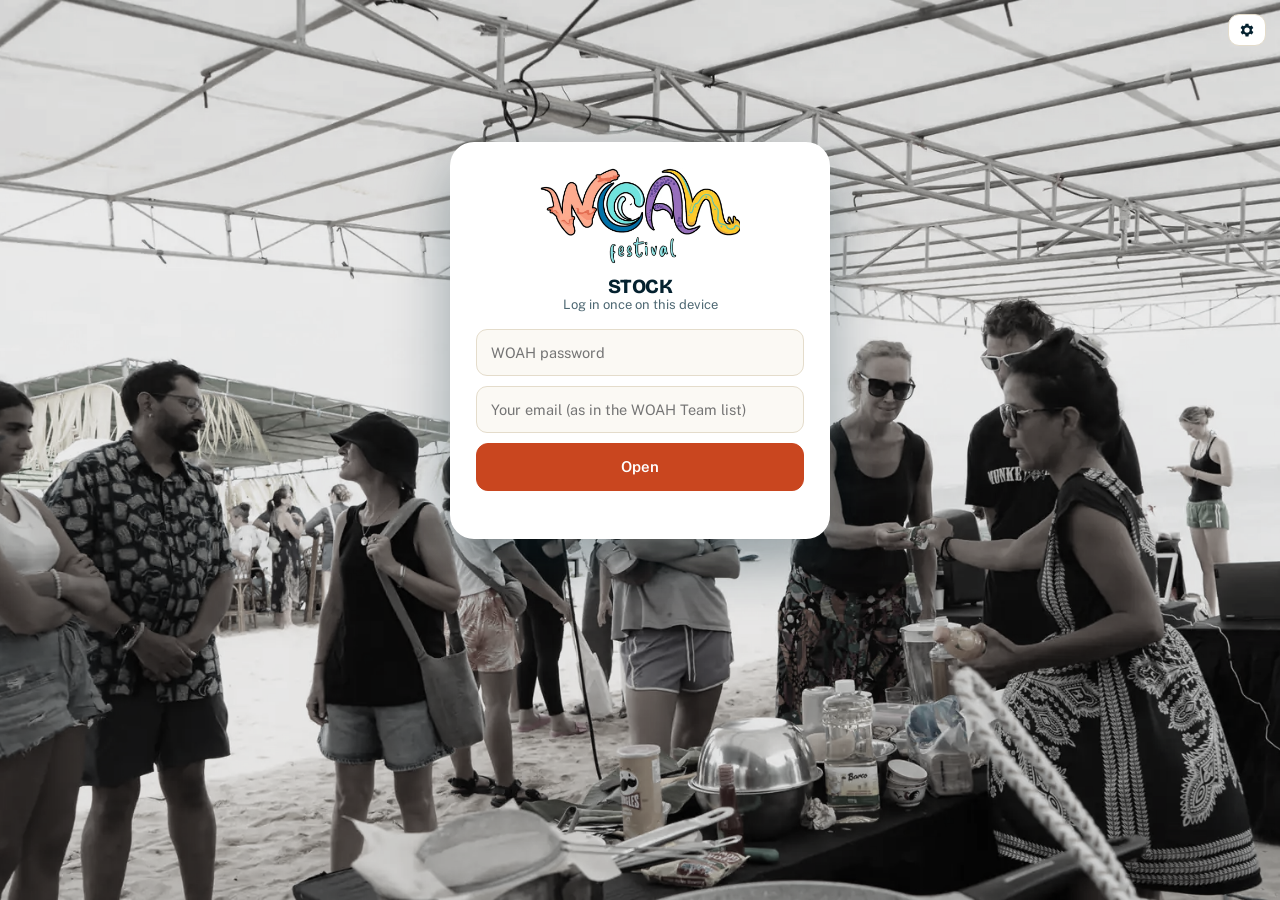
<file: stock.html>
<!DOCTYPE html>
<html>
<head>
<meta charset="utf-8">
<meta name="viewport" content="width=device-width, initial-scale=1">
<title>WOAH Stock</title>
<base target="_blank">
<link rel="stylesheet" href="style.css">
<link rel="icon" href="img/icon.png?v=2">
<link rel="manifest" href="app.webmanifest">
<link rel="apple-touch-icon" href="img/app/apple-touch-icon.png">
<meta name="apple-mobile-web-app-capable" content="yes">
<meta name="mobile-web-app-capable" content="yes">
<meta name="apple-mobile-web-app-title" content="WOAH">
<link rel="preconnect" href="https://fonts.googleapis.com"><link rel="preconnect" href="https://fonts.gstatic.com" crossorigin>
<link rel="stylesheet" href="https://fonts.googleapis.com/css2?family=Bricolage+Grotesque:opsz,wght@12..96,600;12..96,800&family=JetBrains+Mono:wght@500;700&family=Public+Sans:wght@400;500;600;700&display=swap">
<link rel="stylesheet" href="woah.css?v=7">
<link rel="stylesheet" href="ledger.css?v=2">
<link rel="stylesheet" href="tide.css?v=3">
<link rel="stylesheet" href="phone.css?v=4">
<script src="theme.js?v=11"></script>
<style>
  .st-bar { display: flex; flex-wrap: wrap; gap: 8px 12px; align-items: center; margin: 0 0 14px; }
  .st-bar input[type=search] { flex: 1 1 220px; min-width: 0; padding: 8px 12px; border-radius: 10px; border: 1px solid var(--line); background: var(--card); color: var(--ink); font: inherit; }
  .st-bar select { padding: 8px 10px; border-radius: 10px; border: 1px solid var(--line); background: var(--card); color: var(--ink); font: inherit; }
  .st-bar label { display: flex; gap: 6px; align-items: center; font-size: 14px; color: var(--muted); cursor: pointer; }
  .stat { cursor: pointer; }
  .stat.on { outline: 2px solid var(--brand); outline-offset: -2px; }
  .sp { margin-bottom: 12px; padding: 0; overflow: hidden; }
  .sp-head { display: flex; flex-wrap: wrap; gap: 6px 10px; align-items: center; padding: 12px 14px; border-bottom: 1px solid var(--line); }
  .sp-head h3 { margin: 0; font-size: 16px; flex: 1 1 auto; }
  .sp-head .tot { font-size: 13px; color: var(--muted); }
  .sp-head .tot b { color: var(--ink); font-size: 15px; }
  .sec { font-size: 11px; font-weight: 700; padding: 2px 8px; border-radius: 999px; background: var(--brand-soft); color: var(--brand); white-space: nowrap; }
  .sec.hidden { background: var(--bg); color: var(--muted); border: 1px solid var(--line); }
  .sec.preorder { background: var(--warn-soft); color: var(--warn); }
  .sp-scroll { overflow-x: auto; }
  table.stk { width: 100%; border-collapse: collapse; font-size: 14px; min-width: 560px; }
  table.stk th { text-align: right; font-size: 11px; font-weight: 600; color: var(--muted); padding: 8px 10px; border-bottom: 1px solid var(--line); white-space: nowrap; }
  table.stk th.l, table.stk td.l { text-align: left; }
  table.stk td { text-align: right; padding: 7px 10px; border-bottom: 1px solid var(--line); font-variant-numeric: tabular-nums; white-space: nowrap; }
  table.stk tr:last-child td { border-bottom: 0; }
  table.stk td.dom { color: var(--muted); }
  table.stk th.grp { border-left: 1px solid var(--line); }
  table.stk td.grp { border-left: 1px solid var(--line); }
  table.stk td.left { font-weight: 700; font-size: 15px; }
  .chip { display: inline-block; font-size: 11px; font-weight: 700; padding: 2px 8px; border-radius: 999px; }
  .chip.bad { background: var(--bad-soft); color: var(--bad); }
  .chip.warn { background: var(--warn-soft); color: var(--warn); }
  .chip.out { background: var(--bg); color: var(--muted); border: 1px solid var(--line); }
  .chip.ok { background: var(--ok-soft); color: var(--ok); }
  .left.bad { color: var(--bad); } .left.warn { color: var(--warn); } .left.out { color: var(--muted); }
  .pre { font-size: 12px; color: var(--warn); }
  .how p { margin: 6px 0 0; }
  .empty { padding: 20px; text-align: center; color: var(--muted); }
</style>
</head>
<body>
<div class="wrap">
  <div id="login" class="card"></div>
  <div id="app">
  <header>
    <div>
      <h1><span>WOAH</span> Stock</h1>
      <div class="sub" id="updated">Loading…</div>
    </div>
    <div style="display:flex;flex-direction:column;align-items:flex-end;gap:6px">
      <div style="display:flex;gap:6px;flex-wrap:wrap;justify-content:flex-end"><nav class="pages" id="nav"></nav><button id="refresh" onclick="load()" target="_self">Refresh</button></div>
      <div class="who" id="who"></div>
    </div>
  </header>
  <div class="banner" id="banner"></div>
  <div class="grid stats" id="stats"></div>
  <div class="st-bar">
    <input type="search" id="q" placeholder="Search a product, colour or size…" oninput="draw()">
    <select id="sec" onchange="draw()">
      <option value="shop">In the shop (Current, Pre-order, Vintage)</option>
      <option value="current">Current merch</option>
      <option value="preorder">Pre-order</option>
      <option value="old">Vintage merch</option>
      <option value="hidden">Not in shop</option>
      <option value="all">Everything</option>
    </select>
    <label><input type="checkbox" id="prob" onchange="draw()"> Only problems</label>
  </div>
  <div id="list"></div>
  <div class="card how" style="margin-top:14px">
    <b>Where these numbers come from.</b>
    <p><b>Start + In − Sold = End</b> comes straight from Dom's sheet (<i>2. Sales sum report</i>). Change stock there, not here.</p>
    <p><b>Held</b> = sold on the POS page but not ticked "In Dom's sheet" yet, plus website and stall orders that haven't been collected. <b>Left</b> = End − Held, which is what the shop and Sell page can still sell.</p>
    <p><b>Below zero</b> means more was sold than Dom's sheet says came in, so a stock-in is missing or a sale was put on the wrong size. Those need the recount. <b>Pre-orders</b> are people waiting for that item to arrive.</p>
    <p id="domLink"></p>
  </div>
  </div>
</div>
<script src="common.js?v=15"></script>
<script src="extras.js?v=3"></script>
<script src="phone.js?v=7"></script>
<script>
  let D = null, FILTER = '';
  const SEC = { current: 'Current merch', preorder: 'Pre-order', old: 'Vintage merch', hidden: 'Not in shop' };
  function stateOf(v) { return v.left < 0 ? 'bad' : v.left === 0 ? 'out' : v.left <= 2 ? 'warn' : 'ok'; }
  const LABEL = { bad: 'Below zero', out: 'Sold out', warn: 'Low', ok: 'OK' };
  function inSec(p) { const s = document.getElementById('sec').value; return s === 'all' || (s === 'shop' ? p.section !== 'hidden' : p.section === s); }

  function drawStats(ps) {
    const vs = [].concat(...ps.map(p => p.variants));
    const n = k => vs.filter(v => stateOf(v) === k).length;
    const left = vs.reduce((a, v) => a + Math.max(0, v.left), 0), pre = vs.reduce((a, v) => a + (v.pre || 0), 0);
    const tiles = [['', 'brand', left, 'items left to sell'], ['warn', 'warn', n('warn'), 'sizes running low (1–2)'], ['out', '', n('out'), 'sizes sold out'], ['bad', 'bad', n('bad'), 'sizes below zero'], ['pre', 'warn', pre, 'pre-orders waiting']];
    document.getElementById('stats').innerHTML = tiles.map(([k, c, num, l]) => `<div class="card stat ${c} ${FILTER === k && k ? 'on' : ''}" ${k ? `onclick="setFilter('${k}')" title="Show only these"` : `onclick="setFilter('')"`}><div class="n">${num}</div><div class="l">${l}</div></div>`).join('');
  }
  function setFilter(k) { FILTER = FILTER === k ? '' : k; draw(); }

  function draw() {
    if (!D) return;
    const q = document.getElementById('q').value.trim().toLowerCase().split(/\s+/).filter(Boolean);
    const prob = document.getElementById('prob').checked;
    const ps = D.products.filter(inSec);
    drawStats(ps);
    const out = ps.map(p => {
      let vs = p.variants.filter(v => {
        const txt = (p.name + ' ' + v.colour + ' ' + v.fit + ' ' + v.size + ' ' + v.item).toLowerCase();
        if (q.length && !q.every(w => txt.includes(w))) return false;
        const st = stateOf(v);
        if (prob && st === 'ok' && !v.pre) return false;
        if (FILTER === 'pre') return v.pre > 0;
        if (FILTER && st !== FILTER) return false;
        return true;
      });
      return { p, vs };
    }).filter(x => x.vs.length);
    const list = document.getElementById('list');
    if (!out.length) { list.innerHTML = '<div class="card empty">Nothing matches.</div>'; return; }
    list.innerHTML = out.map(({ p, vs }) => {
      const tot = p.variants.reduce((a, v) => a + Math.max(0, v.left), 0);
      const hasFit = p.variants.some(v => v.fit), hasCol = p.variants.some(v => v.colour);
      return `<div class="card sp"><div class="sp-head"><h3>${esc(p.name)}</h3><span class="sec ${esc(p.section)}">${esc(SEC[p.section] || p.section)}</span><span class="tot"><b>${tot}</b> left</span></div>
        <div class="sp-scroll"><table class="stk"><thead><tr>${hasCol ? '<th class="l">Colour</th>' : ''}${hasFit ? '<th class="l">Fit</th>' : ''}<th class="l">Size</th>
          <th class="grp" title="From Dom's sheet">Start</th><th>In</th><th>Sold</th><th>End</th><th class="grp" title="Sold or ordered but not in Dom's sheet yet">Held</th><th>Left</th><th class="l"></th></tr></thead><tbody>
        ${vs.map(v => { const st = stateOf(v); return `<tr>${hasCol ? `<td class="l">${esc(v.colour || '–')}</td>` : ''}${hasFit ? `<td class="l">${esc(v.fit || '–')}</td>` : ''}<td class="l">${esc(v.size || '–')}</td>
          <td class="dom grp">${v.beg}</td><td class="dom">${v.sin}</td><td class="dom">${v.sold}</td><td class="dom">${v.end}</td>
          <td class="grp">${v.held || '–'}</td><td class="left ${st}">${v.left}</td>
          <td class="l">${st === 'ok' ? '' : `<span class="chip ${st}">${LABEL[st]}</span>`}${v.pre ? ` <span class="pre">${v.pre} pre-order${v.pre === 1 ? '' : 's'} waiting</span>` : ''}</td></tr>`; }).join('')}
        </tbody></table></div></div>`;
    }).join('');
  }

  function render(d) {
    D = d;
    document.getElementById('updated').textContent = 'Stock per product and size · from Dom\'s sheet · checked ' + when(d.at);
    document.getElementById('domLink').innerHTML = d.stockUrl ? `<a href="${esc(d.stockUrl)}">Open Dom's stock sheet ↗</a>` : '';
    draw();
  }

  start({ title: 'Stock', need: 'handler', action: 'stock', every: 5, onData: render });
</script>
</body>
</html>
</file>
<file: style.css>
:root {
    --bg: #f4f7f8; --card: #ffffff; --ink: #14262e; --muted: #5d7079; --line: #e3eaed;
    --brand: #0f7c8a; --brand-soft: #e2f3f5; --warn: #b85c00; --warn-soft: #fff1e0;
    --bad: #b3261e; --bad-soft: #fde8e6; --ok: #1e7d46; --ok-soft: #e3f4ea;
  }
  @media (prefers-color-scheme: dark) {
    :root {
      --bg: #0e171b; --card: #152228; --ink: #e5eef1; --muted: #93a7b0; --line: #23353d;
      --brand: #4fc3d1; --brand-soft: #143238; --warn: #f0a24b; --warn-soft: #33260f;
      --bad: #f28b82; --bad-soft: #3a1c1a; --ok: #6fd39a; --ok-soft: #12301f;
    }
  }
  * { box-sizing: border-box; }
  body { margin: 0; background: var(--bg); color: var(--ink); font: 14px/1.45 system-ui, -apple-system, "Segoe UI", Roboto, sans-serif; }
  .wrap { max-width: 1100px; margin: 0 auto; padding: 20px 16px 48px; }
  header { display: flex; align-items: center; justify-content: space-between; gap: 12px; margin-bottom: 18px; flex-wrap: wrap; }
  h1 { font-size: 22px; margin: 0; letter-spacing: -.01em; }
  h1 span { color: var(--brand); }
  .sub { color: var(--muted); font-size: 13px; }
  button { font: inherit; cursor: pointer; border-radius: 8px; border: 1px solid var(--line); background: var(--card); color: var(--ink); padding: 7px 12px; }
  button:hover { border-color: var(--brand); }
  button:disabled { opacity: .5; cursor: default; }
  .grid { display: grid; gap: 14px; }
  .switches { grid-template-columns: repeat(auto-fit, minmax(300px, 1fr)); margin-bottom: 14px; }
  .stats { grid-template-columns: repeat(auto-fit, minmax(160px, 1fr)); margin-bottom: 14px; }
  .card { background: var(--card); border: 1px solid var(--line); border-radius: 14px; padding: 16px; }
  .sw-top { display: flex; justify-content: space-between; align-items: center; gap: 10px; }
  .sw-name { font-weight: 600; font-size: 15px; }
  .pill { display: inline-block; font-size: 12px; font-weight: 600; padding: 3px 10px; border-radius: 999px; }
  .pill.on { background: var(--ok-soft); color: var(--ok); }
  .pill.break { background: var(--warn-soft); color: var(--warn); }
  .seg { display: inline-flex; border: 1px solid var(--line); border-radius: 10px; overflow: hidden; margin-top: 12px; }
  .seg button { border: 0; border-radius: 0; padding: 8px 18px; background: transparent; }
  .seg button.active.on { background: var(--ok); color: var(--on-brand, #fff); }
  .seg button.active.break { background: var(--warn); color: var(--on-brand, #fff); }
  .sw-note { color: var(--muted); font-size: 13px; margin-top: 10px; }
  .confirm { margin-top: 10px; padding: 10px 12px; border-radius: 10px; background: var(--warn-soft); font-size: 13px; display: none; }
  .confirm button { margin: 8px 6px 0 0; }
  .stat .n { font-size: 28px; font-weight: 700; line-height: 1.1; }
  .stat .l { color: var(--muted); font-size: 13px; }
  .stat.bad .n { color: var(--bad); } .stat.warn .n { color: var(--warn); } .stat.brand .n { color: var(--brand); }
  .tabs { display: flex; gap: 6px; margin: 4px 0 12px; flex-wrap: wrap; }
  .tabs button.active { background: var(--brand); color: var(--on-brand, #fff); border-color: var(--brand); }
  .count { opacity: .75; margin-left: 4px; }
  table { width: 100%; border-collapse: collapse; }
  th { text-align: left; font-size: 12px; text-transform: uppercase; letter-spacing: .04em; color: var(--muted); font-weight: 600; padding: 8px; border-bottom: 1px solid var(--line); }
  td { padding: 9px 8px; border-bottom: 1px solid var(--line); vertical-align: top; }
  tr:last-child td { border-bottom: 0; }
  td a { color: var(--brand); text-decoration: none; font-weight: 500; }
  td a:hover { text-decoration: underline; }
  .age-bad { color: var(--bad); font-weight: 600; } .age-warn { color: var(--warn); font-weight: 600; }
  .tag { font-size: 11px; padding: 2px 7px; border-radius: 6px; background: var(--brand-soft); color: var(--brand); margin-left: 6px; white-space: nowrap; }
  .owner-h { font-weight: 600; margin: 14px 0 4px; }
  .owner-h:first-child { margin-top: 0; }
  .empty { color: var(--muted); padding: 18px 4px; }
  .banner { padding: 10px 14px; border-radius: 10px; margin-bottom: 14px; font-size: 13px; display: none; }
  .banner.warn { background: var(--warn-soft); color: var(--warn); display: block; }
  .banner.bad { background: var(--bad-soft); color: var(--bad); display: block; }
  .scroll { overflow-x: auto; }
  td a.mine { font-size: 12px; font-weight: 400; color: var(--muted); margin-left: 6px; white-space: nowrap; }
  td a.mine:hover { color: var(--brand); }
  @media (max-width: 640px) { .hide-sm { display: none; } }
  #login { max-width: 360px; margin: 12vh auto 0; text-align: center; }
  #login input { font: inherit; width: 100%; padding: 10px 12px; border-radius: 10px; border: 1px solid var(--line); background: var(--card); color: var(--ink); margin: 14px 0 10px; }
  #login input + input { margin-top: 0; }
  #login button { width: 100%; padding: 10px; background: var(--brand); color: var(--on-brand, #fff); border-color: var(--brand); }
  #login .err { color: var(--bad); font-size: 13px; min-height: 18px; margin-top: 8px; }
  #app { display: none; }
  .gap { border: 1px solid var(--line); border-left: 4px solid var(--line); border-radius: 10px; padding: 12px 14px; margin-bottom: 10px; }
  .gap.high { border-left-color: var(--bad); } .gap.medium { border-left-color: var(--warn); } .gap.low { border-left-color: var(--brand); }
  .gap h3 { margin: 0 0 6px; font-size: 15px; display: flex; gap: 8px; align-items: center; flex-wrap: wrap; }
  .sev { font-size: 11px; font-weight: 600; padding: 2px 8px; border-radius: 999px; text-transform: uppercase; }
  .sev.high { background: var(--bad-soft); color: var(--bad); } .sev.medium { background: var(--warn-soft); color: var(--warn); } .sev.low { background: var(--brand-soft); color: var(--brand); }
  .gap ul { margin: 4px 0 6px; padding-left: 18px; color: var(--muted); font-size: 13px; }
  .gap .fix { font-size: 13px; } .gap .role { font-size: 13px; margin-top: 4px; }
  .gaps-head { display: flex; justify-content: space-between; gap: 10px; align-items: flex-start; flex-wrap: wrap; margin-bottom: 12px; }
  .gaps-sum { font-size: 14px; max-width: 760px; }
  .roles { display: grid; gap: 10px; grid-template-columns: repeat(auto-fit, minmax(240px, 1fr)); }
  .roles .card { padding: 12px 14px; } .roles ul { margin: 6px 0; padding-left: 18px; font-size: 13px; }
  .gh { font-weight: 600; margin: 18px 0 8px; }
  .hitem { border: 1px solid var(--line); border-left: 4px solid var(--line); border-radius: 10px; padding: 10px 12px; margin-bottom: 8px; }
  .hitem.u-bad { border-left-color: var(--bad); } .hitem.u-warn { border-left-color: var(--warn); }
  .hitem .top { display: flex; justify-content: space-between; gap: 10px; align-items: baseline; flex-wrap: wrap; }
  .hitem .top a { color: var(--brand); text-decoration: none; font-weight: 600; } .hitem .top a.mine { font-weight: 400; color: var(--muted); font-size: 12px; margin-left: 6px; }
  .hitem .meta { color: var(--muted); font-size: 13px; margin-top: 2px; }
  .hact { display: flex; gap: 6px; flex-wrap: wrap; margin-top: 8px; }
  .hact button, .hact select { font: inherit; font-size: 13px; padding: 5px 10px; border-radius: 8px; border: 1px solid var(--line); background: var(--card); color: var(--ink); }
  .hact button.primary { background: var(--brand); color: var(--on-brand, #fff); border-color: var(--brand); }
  .pend { font-size: 12px; color: var(--warn); margin-top: 6px; }
  .htools { display: flex; justify-content: space-between; align-items: center; gap: 10px; flex-wrap: wrap; margin-bottom: 10px; }
  .seg.small button { padding: 5px 12px; font-size: 13px; }
  .seg.small button.active { background: var(--brand); color: var(--on-brand, #fff); }
  /* shared extras */
  nav.pages { display: flex; gap: 6px; flex-wrap: wrap; align-items: center; }
  nav.pages a { color: var(--ink); text-decoration: none; font-size: 13px; padding: 7px 12px; border: 1px solid var(--line); border-radius: 8px; background: var(--card); }
  nav.pages a.here { background: var(--brand); color: var(--on-brand, #fff); border-color: var(--brand); }
  .who { font-size: 12px; color: var(--muted); }
  .who a { color: var(--muted); }
  .how { font-size: 13px; color: var(--muted); } .how b { color: var(--ink); }
  .codebox { font-family: ui-monospace, Menlo, Consolas, monospace; font-size: 18px; padding: 10px 14px; border-radius: 10px; background: var(--brand-soft); color: var(--brand); display: inline-block; margin: 6px 0; user-select: all; }
  .form-row { display: flex; gap: 8px; flex-wrap: wrap; align-items: center; }
  .form-row select, .form-row input { font: inherit; padding: 7px 10px; border-radius: 8px; border: 1px solid var(--line); background: var(--card); color: var(--ink); }
  .pill.role-admin { background: var(--bad-soft); color: var(--bad); } .pill.role-full { background: var(--brand-soft); color: var(--brand); } .pill.role-handler { background: var(--ok-soft); color: var(--ok); }
  .flagbox { margin-top: 8px; padding: 8px 10px; border-radius: 8px; background: var(--warn-soft); color: var(--warn); font-size: 13px; }
  /* email detail page */
  a, a:visited { color: var(--brand); }
  a.back, a.back:visited { color: var(--brand); text-decoration: none; font-size: 13px; font-weight: 600; }
  a.back:hover { text-decoration: underline; }
  .hact button.ghost { color: var(--muted); border-style: dashed; }
  .checkbox { margin: 0 0 8px; padding: 8px 10px; border-radius: 8px; background: var(--warn-soft); color: var(--ink); font-size: 13px; }
  .checkbox ul { margin: 4px 0 0; padding-left: 18px; }
  .hitem.sent { border-left-color: var(--ok); opacity: .85; }
  .sentlbl { color: var(--ok); font-size: 13px; font-weight: 600; white-space: nowrap; }
  .waitfor { margin: 0 0 8px; padding: 8px 10px; border-radius: 8px; background: var(--brand-soft); color: var(--ink); font-size: 13px; }
  a.back.btnlike { display: inline-block; border: 1px solid var(--line); background: var(--card); border-radius: 8px; padding: 7px 12px; }
  h2.subject { font-size: 19px; margin: 4px 0 2px; }
  a.mine, a.mine:visited { color: var(--muted); font-size: 12px; }
  .hact a.btn { font-size: 13px; padding: 5px 10px; border-radius: 8px; border: 1px solid var(--line); text-decoration: none; color: var(--ink); background: var(--card); }
  .hact a.btn.primary, .hact a.btn.primary:visited { background: var(--brand); color: var(--on-brand, #fff); border-color: var(--brand); }
  textarea.compose { width: 100%; min-height: 200px; font: inherit; line-height: 1.5; padding: 10px 12px; border-radius: 10px; border: 1px solid var(--line); background: var(--bg); color: var(--ink); resize: vertical; }
  textarea.compose:focus { outline: 2px solid var(--brand-soft); border-color: var(--brand); }
  .okbox { margin-top: 8px; padding: 10px 12px; border-radius: 10px; background: var(--ok-soft); color: var(--ok); font-size: 13px; }
  .msg { border-left: 3px solid var(--line); padding: 8px 12px; margin: 12px 0 0; }
  .msg.us { border-left-color: var(--brand); background: var(--brand-soft); border-radius: 0 8px 8px 0; }
  .msg .body { white-space: pre-wrap; overflow-wrap: anywhere; margin-top: 4px; }

  /* Reassign / Pass on picker */
  .confirm.picking { background: var(--card); border: 1px solid var(--line); box-shadow: 0 4px 14px rgba(0,0,0,.06); padding: 14px; }
  .pick-head { display: flex; align-items: baseline; justify-content: space-between; gap: 10px; flex-wrap: wrap; margin-bottom: 10px; }
  .pick-head b { font-size: 14px; }
  .pick-sub { color: var(--muted); font-size: 12px; }
  .pick { display: grid; grid-template-columns: repeat(auto-fill, minmax(170px, 1fr)); gap: 8px; }
  .chip { position: relative; display: flex; align-items: center; gap: 9px; padding: 8px 10px; border: 1px solid var(--line); border-radius: 10px; cursor: pointer; background: var(--card); transition: border-color .12s, background .12s; user-select: none; }
  .chip:hover { border-color: var(--brand); }
  .chip input { position: absolute; opacity: 0; pointer-events: none; }
  .chip .av { flex: none; width: 28px; height: 28px; border-radius: 50%; display: grid; place-items: center; font-size: 11px; font-weight: 700; background: var(--bg); color: var(--muted); }
  .chip .nm { display: flex; flex-direction: column; line-height: 1.2; min-width: 0; overflow: hidden; text-overflow: ellipsis; white-space: nowrap; }
  .chip .nm small { color: var(--muted); font-size: 11px; }
  .chip .tick { margin-left: auto; width: 18px; height: 18px; border-radius: 50%; border: 1.5px solid var(--line); display: grid; place-items: center; font-size: 11px; color: transparent; flex: none; }
  .chip:has(input:checked) { border-color: var(--brand); background: var(--brand-soft); }
  .chip:has(input:checked) .av { background: var(--brand); color: var(--on-brand, #fff); }
  .chip:has(input:checked) .tick { background: var(--brand); border-color: var(--brand); color: var(--on-brand, #fff); }
  .chip:has(input:focus-visible) { outline: 2px solid var(--brand); outline-offset: 2px; }
  .pick-foot { display: flex; justify-content: flex-end; gap: 8px; margin-top: 12px; }
  .pick-foot button { margin: 0; }
  .pick-foot button.primary { background: var(--brand); color: var(--on-brand, #fff); border-color: var(--brand); }
  .pick-foot button.primary:disabled { background: var(--line); border-color: var(--line); color: var(--muted); opacity: 1; }
  .pick-foot button.ghost { color: var(--muted); }
  .pick-label { font-size: 12px; font-weight: 600; color: var(--muted); text-transform: uppercase; letter-spacing: .04em; margin-bottom: 6px; }
  .pick-depts { display: flex; flex-wrap: wrap; gap: 6px; margin-bottom: 12px; padding-bottom: 12px; border-bottom: 1px solid var(--line); }
  .pick-depts .dept { margin: 0; font-size: 13px; padding: 5px 10px; border-radius: 999px; display: inline-flex; align-items: center; gap: 6px; }
  .pick-depts .dept span { font-size: 11px; color: var(--muted); background: var(--bg); border-radius: 999px; padding: 0 6px; min-width: 18px; text-align: center; }
  .pick-depts .dept.on { background: var(--brand); border-color: var(--brand); color: var(--on-brand, #fff); }
  .pick-depts .dept.on span { background: rgba(255,255,255,.25); color: var(--on-brand, #fff); }
  /* New sponsor email tab */
  .out-kind { display: grid; grid-template-columns: 1fr 1fr; gap: 8px; margin-bottom: 12px; }
  .out-kind button { margin: 0; text-align: left; padding: 12px 14px; border-radius: 12px; display: flex; flex-direction: column; gap: 2px; }
  .out-kind button span { color: var(--muted); font-size: 12px; }
  .out-kind button.on { border-color: var(--brand); background: var(--brand-soft); box-shadow: inset 0 0 0 1px var(--brand); }
  .out-kind button.on b { color: var(--brand); }
  .out-grid { display: grid; grid-template-columns: 1fr 1fr; gap: 10px; }
  .out-grid label { display: flex; flex-direction: column; gap: 4px; font-size: 12px; font-weight: 600; color: var(--muted); }
  .out-grid label.wide { grid-column: 1 / -1; }
  .out-grid input { font: inherit; font-weight: 400; font-size: 14px; color: var(--ink); background: var(--bg); padding: 8px 10px; border-radius: 8px; border: 1px solid var(--line); }
  .out-grid input:focus { outline: 2px solid var(--brand-soft); border-color: var(--brand); }
  .out-grid input[readonly] { color: var(--muted); background: var(--card); border-style: dashed; }
  #outBody { min-height: 380px; }
  @media (max-width: 560px) { .out-kind, .out-grid { grid-template-columns: 1fr; } }
</file>
<file: woah.css>
/* loaded after style.css on every page */

/* Retro */
html[data-ui="retro"][data-theme="light"] {
  --bg: #f4f7f8; --card: #ffffff; --ink: #14262e; --muted: #5d7079; --line: #e3eaed;
  --brand: #0f7c8a; --brand-soft: #e2f3f5; --warn: #b85c00; --warn-soft: #fff1e0;
  --bad: #b3261e; --bad-soft: #fde8e6; --ok: #1e7d46; --ok-soft: #e3f4ea; --on-brand: #fff; color-scheme: light;
}
html[data-ui="retro"][data-theme="dark"] {
  --bg: #0e171b; --card: #152228; --ink: #e5eef1; --muted: #93a7b0; --line: #23353d;
  --brand: #4fc3d1; --brand-soft: #143238; --warn: #f0a24b; --warn-soft: #33260f;
  --bad: #f28b82; --bad-soft: #3a1c1a; --ok: #6fd39a; --ok-soft: #12301f; --on-brand: #0e171b; color-scheme: dark;
}
html[data-ui="retro"] .w-logo, html[data-ui="retro"] .w-rot, html[data-ui="retro"] .w-hero, html[data-ui="retro"] .w-loginbg { display: none !important; }

/* WOAH palette */
html[data-ui="woah"][data-theme="light"] {
  color-scheme: light;
  --bg: #F5F1E8; --card: #FFFFFF; --card-2: #FBF9F4; --ink: #04212F; --muted: #4E6873; --line: #E4DCCB; --line-2: #D6CCB6;
  --brand: #C9461F; --brand-soft: #FFE9DF; --on-brand: #FFFFFF; --coral: #FF7A4D;
  --sea: #0B7C77; --sea-soft: #DDF5F3; --shallows: #35D6CE;
  --warn: #946A00; --warn-soft: #FFF3CC; --bad: #B42A2A; --bad-soft: #FBE3E1; --ok: #0B7C77; --ok-soft: #DDF5F3;
  --shadow: 0 1px 2px rgba(4,33,47,.05), 0 6px 18px rgba(4,33,47,.06); --shadow-up: 0 2px 4px rgba(4,33,47,.06), 0 14px 30px rgba(4,33,47,.10);
}
html[data-ui="woah"][data-theme="dark"] {
  color-scheme: dark;
  --bg: #04212F; --card: #0A2C3D; --card-2: #0D3346; --ink: #F5F1E8; --muted: #9DB4BD; --line: #17455B; --line-2: #22566E;
  --brand: #FF7A4D; --brand-soft: #3A2620; --on-brand: #04212F; --coral: #FF7A4D;
  --sea: #35D6CE; --sea-soft: #0E3C47; --shallows: #35D6CE;
  --warn: #FFC61E; --warn-soft: #3A3112; --bad: #FF8A7A; --bad-soft: #43201E; --ok: #35D6CE; --ok-soft: #0E3C47;
  --shadow: 0 1px 2px rgba(0,0,0,.25), 0 8px 22px rgba(0,0,0,.22); --shadow-up: 0 2px 6px rgba(0,0,0,.3), 0 16px 34px rgba(0,0,0,.32);
}

html[data-ui="woah"] body { font-family: "Public Sans", system-ui, -apple-system, "Segoe UI", sans-serif; font-size: 14.5px; -webkit-font-smoothing: antialiased; }
html.w-switching body, html.w-switching .card, html.w-switching button, html.w-switching .hitem { transition: background-color .4s, color .4s, border-color .4s !important; }
html[data-ui="woah"] .wrap { max-width: 1140px; padding-top: 16px; }

/* type */
html[data-ui="woah"] h1, html[data-ui="woah"] h2, html[data-ui="woah"] .sw-name, html[data-ui="woah"] .gh, html[data-ui="woah"] .pp-h, html[data-ui="woah"] .c-sec > h2 {
  font-family: "Bricolage Grotesque", "Public Sans", sans-serif; letter-spacing: -.01em;
}
html[data-ui="woah"] h1 { font-weight: 800; text-transform: uppercase; font-size: 24px; line-height: 1; letter-spacing: -.02em; }
html[data-ui="woah"] .gh { font-weight: 800; text-transform: uppercase; font-size: 15px; letter-spacing: .01em; }
html[data-ui="woah"] .stat .n { font-family: "JetBrains Mono", ui-monospace, monospace; font-weight: 700; font-size: 30px; letter-spacing: -.03em; }
html[data-ui="woah"] th, html[data-ui="woah"] .pick-label, html[data-ui="woah"] .tag, html[data-ui="woah"] .pill, html[data-ui="woah"] .sev, html[data-ui="woah"] .count {
  font-family: "JetBrains Mono", ui-monospace, monospace; letter-spacing: .02em;
}
html[data-ui="woah"] .pill, html[data-ui="woah"] .sev { font-size: 11px; font-weight: 700; }

/* logo + header plate */
html[data-ui="woah"] .w-mark { display: none; }
.w-logo { display: none; }
html[data-ui="woah"][data-theme="light"] .w-logo-light, html[data-ui="woah"][data-theme="dark"] .w-logo-dark { display: block; width: 180px; height: auto; }
html[data-ui="woah"] .w-h1 { display: flex; flex-direction: column; align-items: flex-start; gap: 8px; }
/* every slide in the same 180x86 box so nothing moves */
html[data-ui="woah"] .w-rot { position: relative; display: block; width: 180px; height: 86px; flex: none; }
html[data-ui="woah"] .w-slide { position: absolute; inset: 0; display: flex; align-items: center; justify-content: flex-start; opacity: 0; transform: scale(.96); filter: blur(3px); transition: opacity 1.4s ease, transform 1.4s cubic-bezier(.2,.7,.2,1), filter 1.4s ease; pointer-events: none; }
html[data-ui="woah"] .w-slide.on { opacity: 1; transform: none; filter: none; pointer-events: auto; }
html[data-ui="woah"] .w-slide .w-logo-light, html[data-ui="woah"] .w-slide .w-logo-dark { width: 100%; height: 100%; object-fit: contain; object-position: left center; }
html[data-ui="woah"] .w-alt { display: none; max-width: 100%; max-height: 100%; width: auto; height: auto; object-fit: contain; }
html[data-ui="woah"][data-theme="light"] .w-alt-light, html[data-ui="woah"][data-theme="dark"] .w-alt-dark { display: block; }   /* dark mode: the same logo with a thin white outline */
html[data-ui="woah"][data-motion="reduced"] .w-slide { transform: none; filter: none; transition: opacity 1s ease; }
html[data-ui="woah"] #login .w-rot { margin: 0 auto 4px; width: 200px; height: 96px; }
html[data-ui="woah"] #login .w-slide { justify-content: center; }
html[data-ui="woah"] #login .w-slide .w-logo-light, html[data-ui="woah"] #login .w-slide .w-logo-dark { object-position: center; }
html[data-ui="woah"] .w-h1.w-reveal .w-rot { animation: w-alive 1.1s cubic-bezier(.2,.7,.2,1) both; }
html[data-ui="woah"] .w-h1.w-reveal .w-logo { animation: w-alive 1.1s cubic-bezier(.2,.7,.2,1) both; }
@keyframes w-alive { from { filter: saturate(.12) brightness(1.08); opacity: 0; transform: translateY(6px); } 60% { opacity: 1; } to { filter: saturate(1) brightness(1); opacity: 1; transform: none; } }

html[data-ui="woah"] .w-hero { position: relative; height: 168px; border-radius: 22px; overflow: hidden; margin: 0 0 0; background: var(--card-2); isolation: isolate; }
html[data-ui="woah"] .w-ph { position: absolute; inset: 0; background: center 38% / cover no-repeat; opacity: 0; transition: opacity 1.6s ease; filter: saturate(1.15) contrast(1.03); transform: scale(1.02); }
html[data-ui="woah"] .w-ph.on { opacity: 1; animation: w-drift 16s ease-out both; }
@keyframes w-drift { from { transform: scale(1.02); } to { transform: scale(1.08); } }
html[data-ui="woah"] header { position: relative; align-items: flex-end; margin: -62px 0 22px; padding: 0 14px; z-index: 2; }
html[data-ui="woah"] header > div:first-child { background: var(--card); border-radius: 18px; padding: 14px 18px 14px; box-shadow: var(--shadow-up); min-width: 212px; }
html[data-ui="woah"] header > div:first-child .sub { margin-top: 6px; }
html[data-ui="woah"] header > div:last-child { padding-bottom: 2px; }
html[data-ui="woah"] .who { margin-top: 2px; }

/* surfaces */
html[data-ui="woah"] .card { border-radius: 18px; border-color: var(--line); box-shadow: var(--shadow); transition: box-shadow .25s, transform .25s, border-color .25s; }
html[data-ui="woah"] .hitem, html[data-ui="woah"] .gap, html[data-ui="woah"] .pp-item { background: var(--card); border-radius: 14px; box-shadow: var(--shadow); border-left-width: 5px; transition: box-shadow .2s, transform .2s, border-color .2s; }
html[data-ui="woah"] .hitem:hover, html[data-ui="woah"] .pp-item:hover { box-shadow: var(--shadow-up); transform: translateY(-1px); }
html[data-ui="woah"] .hitem.u-bad, html[data-ui="woah"] .gap.high { border-left-color: var(--bad); }
html[data-ui="woah"] .hitem.u-warn, html[data-ui="woah"] .gap.medium { border-left-color: var(--warn); }
html[data-ui="woah"] .gap.low { border-left-color: var(--sea); }
html[data-ui="woah"] .stat { position: relative; overflow: hidden; }
html[data-ui="woah"] .stat::after { content: ""; position: absolute; left: 0; top: 0; bottom: 0; width: 4px; background: var(--line-2); }
html[data-ui="woah"] .stat.brand::after { background: var(--coral); } html[data-ui="woah"] .stat.warn::after { background: var(--warn); } html[data-ui="woah"] .stat.bad::after { background: var(--bad); }
html[data-ui="woah"] .stat.brand .n { color: var(--brand); }
html[data-ui="woah"] .banner { border-radius: 14px; font-weight: 500; }
html[data-ui="woah"] .confirm { border-radius: 14px; }
html[data-ui="woah"] .confirm.picking { box-shadow: var(--shadow-up); border-radius: 16px; }
html[data-ui="woah"] .msg.us { border-left-color: var(--coral); }
html[data-ui="woah"] table th { border-bottom-color: var(--line-2); }

/* links: Shallows; actions: Reef Coral */
html[data-ui="woah"] a, html[data-ui="woah"] a:visited, html[data-ui="woah"] td a, html[data-ui="woah"] .hitem .top a { color: var(--sea); }
html[data-ui="woah"] td a.mine, html[data-ui="woah"] a.mine, html[data-ui="woah"] .who a, html[data-ui="woah"] .hitem .top a.mine { color: var(--muted); }
html[data-ui="woah"] .tag { background: var(--sea-soft); color: var(--sea); }

/* controls */
html[data-ui="woah"] button, html[data-ui="woah"] .hact a.btn, html[data-ui="woah"] a.back.btnlike, html[data-ui="woah"] nav.pages a {
  border-radius: 11px; border-color: var(--line); background: var(--card); color: var(--ink); font-weight: 500;
  transition: background-color .18s, color .18s, border-color .18s, transform .12s, box-shadow .18s;
}
html[data-ui="woah"] button:hover:not(:disabled), html[data-ui="woah"] nav.pages a:hover, html[data-ui="woah"] .hact a.btn:hover { border-color: var(--coral); }
html[data-ui="woah"] button:active:not(:disabled), html[data-ui="woah"] nav.pages a:active, html[data-ui="woah"] .hact a.btn:active { transform: scale(.97); }
html[data-ui="woah"] button:focus-visible, html[data-ui="woah"] a:focus-visible { outline: 2px solid var(--coral); outline-offset: 2px; }
html[data-ui="woah"] nav.pages a { font-weight: 600; }
html[data-ui="woah"] nav.pages a.here, html[data-ui="woah"] .tabs button.active, html[data-ui="woah"] .seg.small button.active,
html[data-ui="woah"] .hact button.primary, html[data-ui="woah"] .hact a.btn.primary, html[data-ui="woah"] .hact a.btn.primary:visited, html[data-ui="woah"] #login button,
html[data-ui="woah"] .pick-foot button.primary, html[data-ui="woah"] button.primary, html[data-ui="woah"] .c-actions button.primary {
  background: var(--brand); border-color: var(--brand); color: var(--on-brand); font-weight: 600;
}
html[data-ui="woah"] .pick-foot button.primary:disabled { background: var(--line); border-color: var(--line); color: var(--muted); }
html[data-ui="woah"] .seg { border-radius: 12px; border-color: var(--line); background: var(--card-2); padding: 3px; gap: 3px; }
html[data-ui="woah"] .seg button { border-radius: 9px; background: transparent; font-weight: 600; }
html[data-ui="woah"] .seg button.active.on { background: var(--sea); color: var(--card); }
html[data-ui="woah"] .seg button.active.break { background: var(--coral); color: #04212F; }
html[data-ui="woah"] .pill.on { background: var(--ok-soft); color: var(--ok); }
html[data-ui="woah"] .pill.break { background: var(--brand-soft); color: var(--brand); }
html[data-ui="woah"] .tabs { gap: 8px; }
html[data-ui="woah"] .tabs button { border-radius: 999px; padding: 7px 14px; }
html[data-ui="woah"] input, html[data-ui="woah"] select, html[data-ui="woah"] textarea { border-radius: 11px !important; transition: border-color .18s, box-shadow .18s; }
html[data-ui="woah"] input:focus, html[data-ui="woah"] select:focus, html[data-ui="woah"] textarea:focus { outline: none; border-color: var(--coral) !important; box-shadow: 0 0 0 3px var(--brand-soft); }
html[data-ui="woah"] .chip { border-radius: 12px; }
html[data-ui="woah"] .chip:hover { border-color: var(--coral); }
html[data-ui="woah"] .chip:has(input:checked) { border-color: var(--sea); background: var(--sea-soft); }
html[data-ui="woah"] .chip:has(input:checked) .av, html[data-ui="woah"] .chip:has(input:checked) .tick { background: var(--sea); border-color: var(--sea); color: var(--card); }

/* "Waiting for Chris": a calm pulse */
html[data-ui="woah"] .pend { display: inline-flex; align-items: center; gap: 7px; font-weight: 600; }
html[data-ui="woah"] .pend::before { content: ""; width: 8px; height: 8px; border-radius: 50%; background: var(--warn); box-shadow: 0 0 0 0 var(--warn); animation: w-pulse 1.6s ease-out infinite; flex: none; }
@keyframes w-pulse { 0% { box-shadow: 0 0 0 0 color-mix(in srgb, var(--warn) 55%, transparent); } 100% { box-shadow: 0 0 0 9px transparent; } }
html[data-ui="woah"] button:disabled { opacity: .55; }

/* login */
html[data-ui="woah"] .w-loginbg { position: fixed; inset: 0; z-index: 0; background: center / cover no-repeat; filter: saturate(.15) brightness(.92); opacity: 0; transition: opacity .6s, filter 1.1s ease; pointer-events: none; }
html[data-ui="woah"].w-in-login .w-loginbg { opacity: 1; }
html[data-ui="woah"].w-unlock .w-loginbg { opacity: 1; filter: saturate(1.15) brightness(1); transition: filter 1s ease, opacity .5s .9s; }
html[data-ui="woah"].w-unlock:not(.w-in-login) .w-loginbg { opacity: 0; }
html[data-ui="woah"] #login { position: relative; z-index: 1; max-width: 380px; margin-top: 14vh; background: var(--card); border-radius: 24px; padding: 26px 26px 22px; box-shadow: 0 20px 60px rgba(4,33,47,.35); border: 0; }
html[data-ui="woah"] #login h1 { align-items: center; font-size: 20px; }
html[data-ui="woah"] #login .w-logo { margin: 0; }
html[data-ui="woah"] #login input { border-radius: 12px; padding: 12px 14px; background: var(--card-2); }
html[data-ui="woah"] #login button { padding: 12px; border-radius: 12px; font-size: 15px; }
.w-only-login { display: none !important; }
html.w-in-login .w-only-login { display: grid !important; }

/* settings gear + panel */
.w-gear { display: inline-grid; place-items: center; padding: 6px 9px; min-width: 36px; }
.w-gear svg { transition: transform .5s cubic-bezier(.2,.7,.2,1); }
.w-gear[aria-expanded="true"] svg { transform: rotate(90deg); }
.w-gear-float { position: fixed; top: 14px; right: 14px; z-index: 30; border-radius: 12px; background: var(--card); color: var(--ink); border: 1px solid var(--line); }
.w-panel { position: absolute; z-index: 40; width: 268px; background: var(--card); color: var(--ink); border: 1px solid var(--line); border-radius: 16px; padding: 12px 14px 12px; box-shadow: 0 16px 40px rgba(0,0,0,.18);
  opacity: 0; transform: translateY(-6px) scale(.98); transform-origin: top right; pointer-events: none; transition: opacity .18s, transform .18s; }
.w-panel.open { opacity: 1; transform: none; pointer-events: auto; }
.w-ph-h { font-size: 11px; font-weight: 700; text-transform: uppercase; letter-spacing: .06em; color: var(--muted); margin: 8px 0 6px; }
.w-ph-h:first-child { margin-top: 2px; }
.w-seg { display: flex; gap: 3px; padding: 3px; border-radius: 11px; background: var(--bg); border: 1px solid var(--line); }
.w-seg button { flex: 1; border: 0; background: transparent; padding: 7px 6px; border-radius: 8px; font-size: 13px; color: var(--ink); }
.w-seg button.on { background: var(--card); box-shadow: 0 1px 3px rgba(0,0,0,.12); font-weight: 600; color: var(--brand); }
.w-ph-note { font-size: 11.5px; color: var(--muted); margin-top: 10px; line-height: 1.4; }

/* motion */
html[data-ui="woah"]:not([data-motion="off"]) .w-in { animation: w-up .5s cubic-bezier(.2,.75,.25,1) both; animation-delay: calc(var(--wi, 0) * 40ms); }
html[data-ui="woah"][data-motion="reduced"] .w-in { animation: w-fade .3s ease both; animation-delay: 0ms; }
@keyframes w-up { from { opacity: 0; transform: translateY(12px); } to { opacity: 1; transform: none; } }
@keyframes w-fade { from { opacity: 0; } to { opacity: 1; } }
html[data-ui="woah"]:not([data-motion="off"]) .banner.warn, html[data-ui="woah"]:not([data-motion="off"]) .banner.bad { animation: w-drop .35s ease both; }
@keyframes w-drop { from { opacity: 0; transform: translateY(-6px); } to { opacity: 1; transform: none; } }
html[data-ui="woah"][data-motion="reduced"] .w-ph.on { animation: none; }
html[data-ui="woah"][data-motion="reduced"] .hitem:hover, html[data-ui="woah"][data-motion="reduced"] .pp-item:hover { transform: none; }
html[data-motion="off"] *, html[data-motion="off"] *::before, html[data-motion="off"] *::after { animation: none !important; transition: none !important; }

/* phone */
@media (max-width: 640px) {
  html[data-ui="woah"] .w-hero { height: 116px; border-radius: 18px; }
  html[data-ui="woah"] header { margin-top: -46px; padding: 0 8px; }
  html[data-ui="woah"] header > div:first-child { padding: 12px 14px; min-width: 0; }
  html[data-ui="woah"] #login .w-rot { width: 180px; height: 86px; }
  html[data-ui="woah"] h1 { font-size: 20px; }
  html[data-ui="woah"] #login { margin: 10vh 4px 0; }
}

/* header: plate on the left, menu on the right */
html[data-ui="woah"] header > div:last-child { flex: 1 1 340px; display: flex; flex-direction: column; align-items: flex-end; gap: 6px; }
html[data-ui="woah"] header > div:last-child > div { justify-content: flex-end; }
@media (max-width: 640px) { html[data-ui="woah"] header > div:last-child { align-items: stretch; } html[data-ui="woah"] header > div:last-child > div { justify-content: flex-start !important; } html[data-ui="woah"] .who { text-align: left; } }
html[data-ui="woah"] header > div:first-child { max-width: 440px; }

/* fill the screen */
html[data-ui="woah"] .wrap { max-width: min(1760px, 100%); padding-left: clamp(16px, 2.6vw, 48px); padding-right: clamp(16px, 2.6vw, 48px); }
@media (min-width: 1500px) {
  html[data-ui="woah"] body { font-size: 15px; }
  html[data-ui="woah"] .w-hero { height: 196px; }
  html[data-ui="woah"] .card { padding: 18px 20px; }
  html[data-ui="woah"] .stats { grid-template-columns: repeat(auto-fit, minmax(200px, 1fr)); }
}
@media (min-width: 1900px) { html[data-ui="woah"] body { font-size: 15.5px; } html[data-ui="woah"] .w-hero { height: 220px; } }

/* loading screen */
html.w-boot .wrap { opacity: 0; }
.w-load { position: fixed; inset: 0; z-index: 60; display: grid; place-items: center; background: color-mix(in srgb, var(--bg) 82%, transparent);
  -webkit-backdrop-filter: blur(10px); backdrop-filter: blur(10px); opacity: 0; visibility: hidden; transition: opacity .35s ease, visibility 0s .35s; --wp: 0; }
html.w-boot .w-load, html.w-loading-big .w-load, html.w-leaving .w-load, html.w-arrive .w-load { opacity: 1; visibility: visible; transition: opacity .25s ease, visibility 0s; }
html.w-boot:not(.w-arrive) .w-load { background: var(--bg); }
.w-load-box { display: grid; justify-items: center; gap: 10px; transform: translateY(6px) scale(.97); transition: transform .45s cubic-bezier(.2,.75,.25,1); }
html.w-boot .w-load-box, html.w-loading-big .w-load-box, html.w-leaving .w-load-box, html.w-arrive .w-load-box { transform: none; }
.w-ring { position: relative; width: 132px; height: 132px; }
.w-ring svg { width: 100%; height: 100%; transform: rotate(-90deg); overflow: visible; }
.w-ring circle { fill: none; stroke-width: 7; }
.w-ring-bg { stroke: var(--line); }
.w-ring-fg { stroke: var(--coral, var(--brand)); stroke-linecap: round; stroke-dasharray: 326.73; stroke-dashoffset: calc(326.73 * (1 - var(--wp))); transition: stroke-dashoffset .25s linear; }
.w-ring img { position: absolute; inset: 20px; width: calc(100% - 40px); height: calc(100% - 40px); object-fit: contain; border-radius: 50%; animation: w-bob 2.6s ease-in-out infinite; }
@keyframes w-bob { 0%, 100% { transform: translateY(0); } 50% { transform: translateY(-4px); } }
.w-ring::after { content: ""; position: absolute; inset: -8px; border-radius: 50%; border: 2px solid transparent; border-top-color: var(--shallows, var(--brand)); opacity: .55; animation: w-spin 1.4s linear infinite; }
@keyframes w-spin { to { transform: rotate(360deg); } }
.w-load-pct { font: 700 30px/1 "JetBrains Mono", ui-monospace, monospace; letter-spacing: -.03em; color: var(--ink); font-variant-numeric: tabular-nums; }
.w-load-pct span { display: inline-block; min-width: 2.2ch; text-align: right; }
.w-load-msg { font-size: 14px; color: var(--muted); min-height: 20px; }
.w-msg-in { animation: w-msg .4s ease both; }
@keyframes w-msg { from { opacity: 0; transform: translateY(5px); } to { opacity: 1; transform: none; } }
.w-bar { position: fixed; top: 0; left: 0; right: 0; height: 3px; z-index: 61; background: var(--coral, var(--brand)); transform-origin: left; transform: scaleX(0); opacity: 0; transition: opacity .3s, transform .25s linear; pointer-events: none; }
html.w-loading:not(.w-loading-big):not(.w-boot) .w-bar { opacity: 1; }

/* page changes */
html[data-ui="woah"].w-leaving .wrap { animation: w-out .22s cubic-bezier(.4,0,.6,1) forwards; }
@keyframes w-out { to { opacity: 0; transform: translateY(-10px) scale(.985); filter: saturate(.3); } }
html[data-ui="woah"].w-booted .wrap { animation: w-rise .65s cubic-bezier(.2,.75,.25,1) both; }
@keyframes w-rise { from { opacity: 0; transform: translateY(16px); filter: saturate(.3); } to { opacity: 1; transform: none; filter: none; } }
html[data-ui="woah"].w-booted .w-hero .w-ph.on { animation: w-heroin 1.2s cubic-bezier(.2,.75,.25,1) both, w-drift 16s ease-out both; }
@keyframes w-heroin { from { filter: saturate(.12); transform: scale(1.1); } to { filter: saturate(1.15) contrast(1.03); transform: scale(1.02); } }

/* switching tabs / views */
html[data-ui="woah"] .w-swap { animation: w-swapin .42s cubic-bezier(.2,.75,.25,1) both; }
@keyframes w-swapin { from { opacity: 0; transform: translateX(var(--wdx, 18px)); } to { opacity: 1; transform: none; } }
html[data-ui="woah"] .w-row { animation: w-up .4s cubic-bezier(.2,.75,.25,1) both; animation-delay: calc(var(--wi, 0) * 28ms); }
html[data-ui="woah"][data-motion="reduced"] .w-swap, html[data-ui="woah"][data-motion="reduced"] .w-row { animation: w-fade .25s ease both; animation-delay: 0ms; }
html[data-ui="woah"].w-acted .tabs button.active, html[data-ui="woah"].w-acted .seg button.active, html[data-ui="woah"].w-acted .w-seg button.on { animation: w-pop .38s cubic-bezier(.3,1.6,.5,1) both; }
@keyframes w-pop { 0% { transform: scale(.9); } 60% { transform: scale(1.05); } 100% { transform: none; } }
html[data-ui="woah"] .confirm { animation: w-up .32s cubic-bezier(.2,.75,.25,1) both; }
html[data-ui="woah"] details[open] > :not(summary) { animation: w-up .35s ease both; }
html[data-ui="woah"] .w-panel.open .w-seg { animation: w-up .3s ease both; }
html[data-ui="woah"] .stat:hover, html[data-ui="woah"] .card.feat:hover { transform: translateY(-2px); box-shadow: var(--shadow-up); }
.w-load-msg { max-width: min(380px, 86vw); text-align: center; line-height: 1.4; }
/* page stays hidden behind the loader */
html.w-loading-big .wrap, html.w-boot .wrap { opacity: 0 !important; }
html.w-loading-big .w-load, html.w-boot .w-load { background: var(--bg); }
/* login: photo shows through the loader, colour returns as the ring fills */
html.w-login-load .w-load { background: color-mix(in srgb, var(--bg) 55%, transparent) !important; }
html[data-ui="woah"].w-login-load .w-loginbg { opacity: 1 !important; filter: saturate(calc(.15 + var(--wp, 0))) brightness(.95); transition: filter .3s linear, opacity .6s; }
</file>
<file: ledger.css>
/* Ledger look: only applies when html has data-ui="ledger" */

html[data-ui="ledger"][data-theme="light"] {
  color-scheme: light;
  --bg: #E9EDF1; --card: #FFFFFF; --card-2: #F4F6F8; --ink: #16202A; --muted: #56626E; --line: #CDD4DB; --line-2: #B9C2CB;
  --brand: #1F4E8C; --brand-soft: #E1E9F4; --on-brand: #FFFFFF;
  --sea: #1F4E8C; --sea-soft: #E1E9F4; --coral: #1F4E8C; --shallows: #1F4E8C;
  --warn: #8F5A00; --warn-soft: #F8EDD9; --bad: #A8322B; --bad-soft: #F6E2E0; --ok: #2C6E49; --ok-soft: #E1EFE6;
  --band: #1F4E8C; --band-ink: #FFFFFF; --band-sub: #C9D7EA; --band-line: rgba(255,255,255,.32);
  --shadow: none; --shadow-up: 0 10px 28px rgba(16,32,48,.16);
}
html[data-ui="ledger"][data-theme="dark"] {
  color-scheme: dark;
  --bg: #101418; --card: #182027; --card-2: #1D262E; --ink: #E3E8ED; --muted: #94A0AC; --line: #2A343E; --line-2: #36424E;
  --brand: #8AB0E8; --brand-soft: #1B2A3D; --on-brand: #0E1A2A;
  --sea: #8AB0E8; --sea-soft: #1B2A3D; --coral: #8AB0E8; --shallows: #8AB0E8;
  --warn: #E2AE5C; --warn-soft: #31281A; --bad: #EE8F86; --bad-soft: #3A2120; --ok: #7CC79B; --ok-soft: #18301F;
  --band: #1B2F4A; --band-ink: #EEF2F7; --band-sub: #A9BBD3; --band-line: rgba(255,255,255,.2);
  --shadow: none; --shadow-up: 0 10px 28px rgba(0,0,0,.4);
}

html[data-ui="ledger"] .w-logo, html[data-ui="ledger"] .w-rot, html[data-ui="ledger"] .w-hero, html[data-ui="ledger"] .w-loginbg { display: none !important; }

/* type: system fonts only, no caps labels */
html[data-ui="ledger"] body { font: 14px/1.5 -apple-system, BlinkMacSystemFont, "Segoe UI", Roboto, "Helvetica Neue", Arial, sans-serif; font-variant-numeric: tabular-nums; -webkit-font-smoothing: antialiased; }
html[data-ui="ledger"] body *:not(code):not(pre):not(.codebox) { font-family: inherit !important; }
html[data-ui="ledger"] body * { text-transform: none !important; letter-spacing: normal !important; }
html[data-ui="ledger"] h1 { font-size: 20px; font-weight: 650; }
html[data-ui="ledger"] h1 span { color: inherit; }
html[data-ui="ledger"] h2, html[data-ui="ledger"] .gh, html[data-ui="ledger"] .sw-name { font-weight: 650; }
html[data-ui="ledger"] .gh { font-size: 15px; margin: 22px 0 8px; }
html[data-ui="ledger"] th { font-size: 12px; font-weight: 600; color: var(--muted); border-bottom: 1px solid var(--line-2); }
html[data-ui="ledger"] .stat .n { font-size: 26px; font-weight: 650; }
html[data-ui="ledger"] .pick-label, html[data-ui="ledger"] .w-ph-h, html[data-ui="ledger"] .m-sh { font-size: 12px; font-weight: 600; }

/* the band: page title + menu on solid ink blue, full width */
html[data-ui="ledger"] .wrap > header, html[data-ui="ledger"] #app > header, html[data-ui="ledger"] .wrap > #app > header {
  color: var(--band-ink); margin: -20px 0 22px; padding: 18px 0 14px; align-items: flex-end;
  border-image: linear-gradient(var(--band), var(--band)) fill 0 / 0 / 0 100vmax;
}
html[data-ui="ledger"] header h1, html[data-ui="ledger"] header h1 span { color: var(--band-ink); }
html[data-ui="ledger"] header .sub, html[data-ui="ledger"] header .who { color: var(--band-sub); }
html[data-ui="ledger"] header .who a, html[data-ui="ledger"] header .who b { color: var(--band-ink); }
html[data-ui="ledger"] header a:not(.btn), html[data-ui="ledger"] header a:not(.btn):visited { color: var(--band-sub); }
html[data-ui="ledger"] header a:not(.btn):hover { color: var(--band-ink); }
html[data-ui="ledger"] header nav.pages a, html[data-ui="ledger"] header button, html[data-ui="ledger"] header a.btn {
  background: transparent; color: var(--band-ink); border: 1px solid var(--band-line); border-radius: 4px; font-weight: 500;
}
html[data-ui="ledger"] header nav.pages a:hover, html[data-ui="ledger"] header button:hover:not(:disabled), html[data-ui="ledger"] header a.btn:hover { border-color: var(--band-ink); }
html[data-ui="ledger"] header nav.pages a.here { background: var(--band-ink); color: var(--band); border-color: var(--band-ink); font-weight: 600; }
html[data-ui="ledger"] header button:focus-visible, html[data-ui="ledger"] header a:focus-visible { outline: 2px solid var(--band-ink); outline-offset: 2px; }
html[data-ui="ledger"] header a.btn { display: inline-block; padding: 7px 12px; text-decoration: none; }

/* surfaces */
html[data-ui="ledger"] .card { border-radius: 6px; box-shadow: none; }
html[data-ui="ledger"] .hitem, html[data-ui="ledger"] .gap, html[data-ui="ledger"] .pp-item { background: var(--card); border-radius: 6px; border-left-width: 3px; }
html[data-ui="ledger"] .hitem .top a { font-weight: 600; }
html[data-ui="ledger"] .banner, html[data-ui="ledger"] .confirm, html[data-ui="ledger"] .okbox, html[data-ui="ledger"] .flagbox, html[data-ui="ledger"] .checkbox,
html[data-ui="ledger"] .waitfor, html[data-ui="ledger"] .codebox { border-radius: 4px; }
html[data-ui="ledger"] .banner { border-left: 3px solid currentColor; }
html[data-ui="ledger"] .confirm.picking { border-radius: 6px; box-shadow: var(--shadow-up); }
html[data-ui="ledger"] .msg.us { border-radius: 0 4px 4px 0; }

/* controls */
html[data-ui="ledger"] button, html[data-ui="ledger"] .hact a.btn, html[data-ui="ledger"] a.back.btnlike, html[data-ui="ledger"] nav.pages a { border-radius: 4px; }
html[data-ui="ledger"] button:hover:not(:disabled) { border-color: var(--brand); }
html[data-ui="ledger"] button:focus-visible, html[data-ui="ledger"] a:focus-visible { outline: 2px solid var(--brand); outline-offset: 2px; }
html[data-ui="ledger"] .hact button.primary, html[data-ui="ledger"] .hact a.btn.primary, html[data-ui="ledger"] .hact a.btn.primary:visited, html[data-ui="ledger"] #login button,
html[data-ui="ledger"] .pick-foot button.primary, html[data-ui="ledger"] button.primary, html[data-ui="ledger"] .c-actions button.primary {
  background: var(--brand); border-color: var(--brand); color: var(--on-brand); font-weight: 600;
}
html[data-ui="ledger"] .pick-foot button.primary:disabled { background: var(--line); border-color: var(--line); color: var(--muted); }
html[data-ui="ledger"] input, html[data-ui="ledger"] select, html[data-ui="ledger"] textarea { border-radius: 4px !important; }
html[data-ui="ledger"] input:focus, html[data-ui="ledger"] select:focus, html[data-ui="ledger"] textarea:focus { outline: 2px solid var(--brand-soft); outline-offset: 0; border-color: var(--brand) !important; }

/* tabs: underline instead of filled buttons */
html[data-ui="ledger"] .tabs { gap: 0; border-bottom: 1px solid var(--line); margin-bottom: 14px; }
html[data-ui="ledger"] .tabs button { background: transparent; border: 0; border-bottom: 2px solid transparent; border-radius: 0; margin-bottom: -1px; padding: 8px 14px; color: var(--muted); font-weight: 500; }
html[data-ui="ledger"] .tabs button:hover:not(:disabled) { color: var(--ink); border-bottom-color: var(--line-2); }
html[data-ui="ledger"] .tabs button.active { background: transparent; color: var(--brand); border-bottom-color: var(--brand); font-weight: 600; }

/* switches */
html[data-ui="ledger"] .seg { border-radius: 4px; }
html[data-ui="ledger"] .seg button { border-radius: 0; }
html[data-ui="ledger"] .seg button + button { border-left: 1px solid var(--line); }
html[data-ui="ledger"] .seg.small button.active { background: var(--brand); color: var(--on-brand); }

/* status: a dot and a word instead of a coloured capsule */
html[data-ui="ledger"] .pill, html[data-ui="ledger"] .sev { background: transparent !important; padding: 0; border-radius: 0; font-size: 12.5px; font-weight: 600; white-space: nowrap; }
html[data-ui="ledger"] .pill::before, html[data-ui="ledger"] .sev::before { content: ""; display: inline-block; width: 7px; height: 7px; border-radius: 50%; background: currentColor; margin-right: 6px; vertical-align: 1px; }
html[data-ui="ledger"] .tag { background: transparent; color: var(--muted); border: 1px solid var(--line); border-radius: 3px; }

/* people picker */
html[data-ui="ledger"] .chip { border-radius: 4px; }
html[data-ui="ledger"] .pick-depts .dept { border-radius: 4px; }
html[data-ui="ledger"] .pick-depts .dept span { border-radius: 3px; }

/* page parts with their own rounding */
html[data-ui="ledger"] :is(.c-form, .lf-edit, .h-pulse div, .dl, .pp-test, .pp-note, .col, .pc, .note, .ps-side, .ps-p, .ps-prac, .ed-l, .pk-img, .oc, .stat, .sp-card, .sp-colbox, .od, .sp-stat, .w-cd, .toast, .photo, .payinfo img, .app img) { border-radius: 6px !important; }
html[data-ui="ledger"] :is(.c-nav a, .chip-admin, .h-go a, .h-go button, .h-bar, .pp-item .hact a, .pp-reason, .pp-item .hact button, .pc select, button.x, .ps-tabs button, .ps-tabs .n, .ps-q, .bseg, .bseg button, .ps-p .tg span, .sz span, .qty, .ps-in, .ed-x, .ed-add button, .okline, .warnline, .ps-prac button, .cl .th, .pays button, .payinfo .bank, .paidline, .keepch, .sp-links a, .sp-seg button, .sp-badge, .sp-sec button, .sp-th, .sp-th .cv, .sp-add, .sp-phcol, .sp-look code, .sp-tabs .sp-brand button, .sp-tabs .n, .od-kv span, .od-st, .ac-pw, .hs-pays span, .hs-tag, .sec, .dl .btn, code) { border-radius: 4px !important; }
html[data-ui="ledger"] .app img { box-shadow: none; border: 1px solid var(--line); }
html[data-ui="ledger"] .ps-bar { border-radius: 6px 6px 0 0 !important; }
html[data-ui="ledger"] .ps-sh { border-radius: 8px 8px 0 0 !important; box-shadow: var(--shadow-up); }
@media (min-width: 700px) { html[data-ui="ledger"] .ps-sh { border-radius: 8px !important; } }

/* countdown + Ask Chris */
html[data-ui="ledger"] .w-cd-pop { border-radius: 6px; }
html[data-ui="ledger"] .w-chat-btn { border-radius: 6px; box-shadow: var(--shadow-up); }
html[data-ui="ledger"] .w-chat { border-radius: 6px; box-shadow: var(--shadow-up); }
html[data-ui="ledger"] .w-msg { border-radius: 6px; }
html[data-ui="ledger"] .w-msg.me { border-bottom-right-radius: 2px; }
html[data-ui="ledger"] .w-msg.chris { border-bottom-left-radius: 2px; }
html[data-ui="ledger"] :is(.w-links a, .w-sugs button, .w-chat-in textarea, .w-chat-in button) { border-radius: 4px !important; }
html[data-ui="ledger"] header .w-av { background-color: var(--band-ink); color: var(--band); }

/* login */
html[data-ui="ledger"] #login { max-width: 380px; margin-top: 14vh; padding: 26px 26px 22px; background: var(--card); border: 1px solid var(--line); border-top: 4px solid var(--band); border-radius: 6px; text-align: left; }
html[data-ui="ledger"] #login h1 { font-size: 20px; }
html[data-ui="ledger"] #login input { border-radius: 4px; padding: 10px 12px; background: var(--card); }
html[data-ui="ledger"] #login button { border-radius: 4px; padding: 10px; font-size: 15px; }

/* look & theme panel */
html[data-ui="ledger"] .w-gear-float { border-radius: 4px; }
html[data-ui="ledger"] .w-panel { border-radius: 6px; box-shadow: var(--shadow-up); }
html[data-ui="ledger"] .w-seg { border-radius: 4px; padding: 2px; gap: 2px; }
html[data-ui="ledger"] .w-seg button { border-radius: 3px; }
html[data-ui="ledger"] .w-seg button.on { background: var(--brand); color: var(--on-brand); box-shadow: none; }

/* phone */
html[data-ui="ledger"].m .m-top { background: var(--band); -webkit-backdrop-filter: none; backdrop-filter: none; border-bottom: 0; color: var(--band-ink); }
html[data-ui="ledger"] .m-top .m-ttl b, html[data-ui="ledger"] .m-top .m-ib { color: var(--band-ink) !important; }
html[data-ui="ledger"] .m-top .m-ttl small { color: var(--band-sub); }
html[data-ui="ledger"] .m-top .m-ib { border-radius: 4px; }
html[data-ui="ledger"] .m-top .m-ib:active { background: var(--band-line) !important; }
html[data-ui="ledger"] .m-top .m-me { background-color: var(--band-ink) !important; color: var(--band) !important; }
html[data-ui="ledger"].m .m-tabs { background: var(--card); -webkit-backdrop-filter: none; backdrop-filter: none; }
html[data-ui="ledger"] .m-tabs svg { border-radius: 4px; }
html[data-ui="ledger"] .m-tabs .on svg { background: transparent; }
html[data-ui="ledger"] .m-tabs .on { box-shadow: inset 0 2px 0 var(--brand); }
html[data-ui="ledger"] .m-sheet .m-panel { border-radius: 8px 8px 0 0; }
html[data-ui="ledger"]:not(.m) .m-sheet .m-panel { border-radius: 8px; box-shadow: var(--shadow-up); }
html[data-ui="ledger"] .m-list { border-radius: 6px; }
html[data-ui="ledger"] .m-li { border-radius: 4px; }
html[data-ui="ledger"] .m-grab::before { border-radius: 3px; }
html[data-ui="ledger"].m .card, html[data-ui="ledger"].m .w-cd { border-radius: 6px; }
html[data-ui="ledger"].m .banner, html[data-ui="ledger"].m .w-cd .late { border-radius: 4px; }
html[data-ui="ledger"].m-pos .ps-tabs button, html[data-ui="ledger"].m-pos .ps-bar button { border-radius: 4px; }
html[data-ui="ledger"].m-pos .ps-bar { border-radius: 0 !important; }

/* full width like WOAH, header buttons the same size as the tabs */
html[data-ui="ledger"] .wrap { max-width: min(1760px, 100%); padding-left: clamp(16px, 2.6vw, 48px); padding-right: clamp(16px, 2.6vw, 48px); }
html[data-ui="ledger"] header button, html[data-ui="ledger"] header a.btn { font-size: 13px; line-height: normal; padding: 7px 12px; }
html[data-ui="ledger"] header .w-gear { min-width: 0; }
html[data-ui="ledger"] header .who { margin-top: 4px; }
@media (max-width: 640px) {
  html[data-ui="ledger"] header > div:last-child { align-items: stretch !important; }
  html[data-ui="ledger"] header > div:last-child > div { justify-content: flex-start !important; }
  html[data-ui="ledger"] header .who { text-align: left; }
}
</file>
<file: tide.css>
/* Tide look: only applies when html has data-ui="tide" */

html[data-ui="tide"][data-theme="light"] {
  color-scheme: light;
  --bg: #EDF4F3; --card: #FFFFFF; --card-2: #F4F9F8; --ink: #0B2530; --muted: #4F6B73; --line: #D5E4E2; --line-2: #BDD4D2;
  --brand: #0A7C86; --brand-soft: #DCF1EF; --on-brand: #FFFFFF;
  --sea: #0A7C86; --sea-soft: #DCF1EF; --coral: #E8694A; --shallows: #3CC8BE;
  --warn: #9A6400; --warn-soft: #FCF0D6; --bad: #B23A30; --bad-soft: #FBE4E1; --ok: #17785A; --ok-soft: #DDF3EA;
  --deep-1: #0A4F5E; --deep-2: #127A84; --foam: #FFFFFF; --foam-2: rgba(255,255,255,.74); --foam-line: rgba(255,255,255,.28); --foam-fill: rgba(255,255,255,.12);
  --shadow: 0 1px 2px rgba(6,40,50,.07);
  --shadow-up: 0 2px 6px rgba(6,40,50,.08), 0 22px 44px -16px rgba(6,40,50,.32);
}
html[data-ui="tide"][data-theme="dark"] {
  color-scheme: dark;
  --bg: #051820; --card: #0A242E; --card-2: #0D2C37; --ink: #E4F2F2; --muted: #8DAEB3; --line: #15404D; --line-2: #1C4F5E;
  --brand: #4FD1C5; --brand-soft: #0E3A3F; --on-brand: #032026;
  --sea: #4FD1C5; --sea-soft: #0E3A3F; --coral: #FF8A6A; --shallows: #4FD1C5;
  --warn: #F0BE5C; --warn-soft: #33290F; --bad: #FF8E80; --bad-soft: #3D1F1C; --ok: #5ED3A2; --ok-soft: #0F3226;
  --deep-1: #021A22; --deep-2: #06404B; --foam: #F2FBFB; --foam-2: rgba(242,251,251,.7); --foam-line: rgba(255,255,255,.2); --foam-fill: rgba(255,255,255,.08);
  --shadow: 0 1px 2px rgba(0,0,0,.35);
  --shadow-up: 0 2px 6px rgba(0,0,0,.35), 0 24px 48px -16px rgba(0,0,0,.65);
}

html[data-ui="tide"] .w-hero, html[data-ui="tide"] .w-loginbg { display: none !important; }

/* WOAH logos, always the outlined (dark) versions since they sit on the water */
html[data-ui="tide"] .w-mark { display: none; }
html[data-ui="tide"] .w-h1 { display: flex; flex-direction: column; align-items: flex-start; gap: 4px; }
html[data-ui="tide"] .w-rot { position: relative; display: block; width: 190px; height: 90px; flex: none; }
html[data-ui="tide"] .w-slide { position: absolute; inset: 0; display: flex; align-items: center; justify-content: flex-start; opacity: 0; transition: opacity 1.4s ease; pointer-events: none; }
html[data-ui="tide"] .w-slide.on { opacity: 1; pointer-events: auto; }
html[data-ui="tide"] .w-slide .w-logo-dark { display: block; width: 100%; height: 100%; object-fit: contain; object-position: left center; }
html[data-ui="tide"] .w-alt { display: none; max-width: 100%; max-height: 100%; width: auto; height: auto; object-fit: contain; }
html[data-ui="tide"] .w-alt-dark { display: block; }
html[data-ui="tide"] #login .w-rot { margin: 0 auto 6px; width: 210px; height: 100px; }
html[data-ui="tide"] #login .w-slide { justify-content: center; }
html[data-ui="tide"] #login .w-slide .w-logo-dark { object-position: center; }
html[data-ui="tide"] #login .w-h1 { align-items: center; }
html[data-ui="tide"] #login > .sub { text-align: center; }
html[data-ui="tide"] #login .w-slide .w-logo-dark, html[data-ui="tide"] #login .w-alt-dark { filter: drop-shadow(0 0 0 #04212F); }

/* type */
html[data-ui="tide"] body { font-family: "Public Sans", system-ui, -apple-system, "Segoe UI", sans-serif; font-size: 14.5px; line-height: 1.5; font-variant-numeric: tabular-nums; -webkit-font-smoothing: antialiased; }
html[data-ui="tide"] body *:not(code):not(pre):not(.codebox) { font-family: inherit !important; }
html[data-ui="tide"] body * { text-transform: none !important; letter-spacing: normal !important; }
html[data-ui="tide"] :is(h1, h2, .sw-name, .gh, .pp-h, .c-sec > h2, .stat .n, .pf-name, .sp-name, .sh-h h2, .ps-p .im .nm, .w-load-pct) { font-family: "Bricolage Grotesque", "Public Sans", sans-serif !important; letter-spacing: -.01em !important; }
html[data-ui="tide"] h1 { font-size: 26px; font-weight: 700; line-height: 1.1; }
html[data-ui="tide"] h1 span { color: inherit; }
html[data-ui="tide"] .gh { font-size: 17px; font-weight: 700; margin: 24px 0 10px; }
html[data-ui="tide"] .sw-name { font-size: 16px; font-weight: 700; }
html[data-ui="tide"] .stat .n { font-size: 34px; font-weight: 700; line-height: 1; }
html[data-ui="tide"] th { font-size: 12px; font-weight: 600; color: var(--muted); border-bottom: 1px solid var(--line-2); }
html[data-ui="tide"] .pick-label, html[data-ui="tide"] .w-ph-h, html[data-ui="tide"] .m-sh { font-size: 12.5px; font-weight: 600; }

/* the sea: moving water behind the page title (canvas drawn by theme.js) */
.t-sea { display: none; }
html[data-ui="tide"] .t-sea { display: block; position: absolute; top: 0; left: 0; right: 0; height: 0; z-index: 0; overflow: hidden; pointer-events: none;
  background: linear-gradient(160deg, var(--deep-1), var(--deep-2)); }
html[data-ui="tide"] .t-sea > * { position: absolute; inset: 0; }
html[data-ui="tide"] .t-sea .t-ph { background: center 40% / cover no-repeat; filter: saturate(.9) contrast(1.05); }
html[data-ui="tide"] .t-sea .t-tint { background: linear-gradient(160deg, color-mix(in srgb, var(--deep-1) 90%, transparent), color-mix(in srgb, var(--deep-2) 74%, transparent)); }
html[data-ui="tide"] .t-sea canvas { display: block; width: 100%; height: 100%; mix-blend-mode: screen; }
html[data-ui="tide"] .t-sea::after { content: ""; position: absolute; left: 0; right: 0; bottom: 0; height: 40px; background: linear-gradient(transparent, rgba(0,0,0,.14)); }
html[data-ui="tide"] .t-sea.full { position: fixed; inset: 0; height: auto !important; }
html[data-ui="tide"].m .t-sea:not(.full) { display: none; }

html[data-ui="tide"] .wrap > header, html[data-ui="tide"] #app > header {
  position: relative; z-index: 1; color: var(--foam); margin: -20px 0 26px; padding: 26px 0 22px; align-items: flex-end;
}
html[data-ui="tide"] header h1, html[data-ui="tide"] header h1 span { color: var(--foam); }
html[data-ui="tide"] header .sub, html[data-ui="tide"] header .who { color: var(--foam-2); }
html[data-ui="tide"] header .who a, html[data-ui="tide"] header .who b { color: var(--foam); }
html[data-ui="tide"] header a:not(.btn), html[data-ui="tide"] header a:not(.btn):visited { color: var(--foam-2); }
html[data-ui="tide"] header a:not(.btn):hover { color: var(--foam); }
html[data-ui="tide"] header nav.pages a, html[data-ui="tide"] header button, html[data-ui="tide"] header a.btn {
  background: transparent; color: var(--foam); border: 1px solid var(--foam-line); border-radius: 8px; font-weight: 500;
}
html[data-ui="tide"] header nav.pages a { border-color: transparent; padding: 7px 10px; color: var(--foam-2); border-radius: 0; border-bottom: 2px solid transparent; }
html[data-ui="tide"] header nav.pages a:hover { color: var(--foam); border-bottom-color: var(--foam-line); }
html[data-ui="tide"] header button:hover:not(:disabled), html[data-ui="tide"] header a.btn:hover { border-color: var(--foam); }
html[data-ui="tide"] header nav.pages a.here { color: var(--foam); border-bottom-color: var(--coral); font-weight: 600; }
html[data-ui="tide"] header a.btn { display: inline-block; padding: 7px 14px; text-decoration: none; }
html[data-ui="tide"] header .w-av { background-color: var(--foam); color: var(--deep-1); }
html[data-ui="tide"] header :focus-visible { outline: 2px solid var(--foam); outline-offset: 2px; }

/* surfaces with depth */
html[data-ui="tide"] .card { border-radius: 14px; box-shadow: var(--shadow); }
html[data-ui="tide"] .hitem, html[data-ui="tide"] .gap, html[data-ui="tide"] .pp-item { background: var(--card); border-radius: 14px; border-color: var(--line); border-left-width: 4px; }
html[data-ui="tide"] .gap.low { border-left-color: var(--brand); }
html[data-ui="tide"] .stat { position: relative; overflow: hidden; }
html[data-ui="tide"] .stat::before { content: ""; position: absolute; left: 16px; right: 16px; top: 0; height: 3px; border-radius: 0 0 3px 3px; background: var(--line-2); }
html[data-ui="tide"] .stat.brand::before { background: var(--brand); } html[data-ui="tide"] .stat.warn::before { background: var(--warn); } html[data-ui="tide"] .stat.bad::before { background: var(--bad); }
html[data-ui="tide"] .banner, html[data-ui="tide"] .confirm, html[data-ui="tide"] .okbox, html[data-ui="tide"] .flagbox, html[data-ui="tide"] .checkbox, html[data-ui="tide"] .waitfor { border-radius: 12px; }
html[data-ui="tide"] .confirm.picking { border-radius: 14px; box-shadow: var(--shadow-up); }
html[data-ui="tide"] .msg.us { border-radius: 0 12px 12px 0; }
html[data-ui="tide"] .codebox { border-radius: 12px; }
html[data-ui="tide"] a, html[data-ui="tide"] a:visited { color: var(--brand); }
html[data-ui="tide"] td a.mine, html[data-ui="tide"] a.mine, html[data-ui="tide"] .hitem .top a.mine { color: var(--muted); }

/* controls: springy */
html[data-ui="tide"] button, html[data-ui="tide"] .hact a.btn, html[data-ui="tide"] a.back.btnlike, html[data-ui="tide"] nav.pages a {
  border-radius: 10px; transition: background-color .2s, color .2s, border-color .2s, box-shadow .2s, transform .35s cubic-bezier(.34,1.56,.64,1);
}
html[data-ui="tide"] button:hover:not(:disabled) { border-color: var(--brand); }
html[data-ui="tide"] button:active:not(:disabled), html[data-ui="tide"] nav.pages a:active, html[data-ui="tide"] .hact a.btn:active, html[data-ui="tide"] .chip:active { transform: scale(.95); transition-duration: .08s; }
html[data-ui="tide"] button:focus-visible, html[data-ui="tide"] a:focus-visible { outline: 2px solid var(--brand); outline-offset: 2px; }
html[data-ui="tide"] .hact button.primary, html[data-ui="tide"] .hact a.btn.primary, html[data-ui="tide"] .hact a.btn.primary:visited, html[data-ui="tide"] #login button,
html[data-ui="tide"] .pick-foot button.primary, html[data-ui="tide"] button.primary, html[data-ui="tide"] .c-actions button.primary {
  background: var(--brand); border-color: var(--brand); color: var(--on-brand); font-weight: 600;
}
html[data-ui="tide"] .pick-foot button.primary:disabled { background: var(--line); border-color: var(--line); color: var(--muted); }
html[data-ui="tide"] input, html[data-ui="tide"] select, html[data-ui="tide"] textarea { border-radius: 10px !important; transition: border-color .2s, box-shadow .2s; }
html[data-ui="tide"] input:focus, html[data-ui="tide"] select:focus, html[data-ui="tide"] textarea:focus { outline: none; border-color: var(--brand) !important; box-shadow: 0 0 0 4px var(--brand-soft); }

/* tabs: a sliding-pill row */
html[data-ui="tide"] .tabs { display: inline-flex; flex-wrap: wrap; max-width: 100%; gap: 2px; padding: 4px; background: var(--card-2); border: 1px solid var(--line); border-radius: 14px; margin-bottom: 14px; }
html[data-ui="tide"] .tabs button { background: transparent; border: 0; border-radius: 10px; padding: 7px 14px; color: var(--muted); font-weight: 500; }
html[data-ui="tide"] .tabs button:hover:not(:disabled) { color: var(--ink); }
html[data-ui="tide"] .tabs button.active { background: var(--card); color: var(--ink); font-weight: 600; box-shadow: 0 1px 2px rgba(6,40,50,.1), 0 4px 10px -4px rgba(6,40,50,.2); }
html[data-ui="tide"] .tabs button.active .count { color: var(--brand); opacity: 1; }

/* switches */
html[data-ui="tide"] .seg { border-radius: 12px; background: var(--card-2); padding: 3px; gap: 3px; }
html[data-ui="tide"] .seg button { border-radius: 9px; font-weight: 600; }
html[data-ui="tide"] .seg button.active.on { background: var(--ok); color: var(--on-brand); }
html[data-ui="tide"] .seg button.active.break { background: var(--coral); color: var(--on-brand); }
html[data-ui="tide"] .seg.small button.active { background: var(--brand); color: var(--on-brand); }
html[data-ui="tide"] .pill.break { background: color-mix(in srgb, var(--coral) 16%, transparent); color: var(--coral); }
html[data-ui="tide"] .tag { background: var(--brand-soft); color: var(--brand); border-radius: 999px; padding: 2px 8px; }

/* "Waiting for Chris": a slow pulse */
html[data-ui="tide"] .pend { display: inline-flex; align-items: center; gap: 7px; font-weight: 600; }
html[data-ui="tide"] .pend::before { content: ""; width: 8px; height: 8px; border-radius: 50%; background: var(--warn); animation: w-pulse 1.8s ease-out infinite; flex: none; }

/* people picker */
html[data-ui="tide"] .chip { border-radius: 12px; transition: border-color .2s, background .2s, transform .35s cubic-bezier(.34,1.56,.64,1); }

/* page parts with their own rounding */
html[data-ui="tide"] :is(.c-form, .lf-edit, .dl, .pp-test, .pp-note, .col, .note, .ps-side, .ps-p, .ps-prac, .ed-l, .pk-img, .oc, .sp-card, .sp-colbox, .od, .w-cd, .w-cd-pop, .toast, .photo) { border-radius: 16px !important; }
html[data-ui="tide"] :is(.ps-p, .sp-card, .od, .oc, .col, .ps-side) { box-shadow: var(--shadow); }
html[data-ui="tide"] .ps-p { transition: box-shadow .3s, transform .35s cubic-bezier(.34,1.56,.64,1); }
html[data-ui="tide"] .ps-p:active { transform: scale(.97); transition-duration: .08s; }
html[data-ui="tide"] .w-cd { box-shadow: var(--shadow); }
html[data-ui="tide"] .ps-sh { box-shadow: var(--shadow-up); }

/* Ask Chris */
html[data-ui="tide"] .w-chat-btn { box-shadow: var(--shadow-up); }
html[data-ui="tide"] .w-chat { border-radius: 20px; box-shadow: var(--shadow-up); }

/* login: card floating on the water */
html[data-ui="tide"] #login { position: relative; z-index: 1; max-width: 390px; margin-top: 14vh; padding: 28px 28px 22px; background: var(--card); border: 0; border-radius: 22px; box-shadow: 0 30px 80px -20px rgba(0,0,0,.55); text-align: left; }
html[data-ui="tide"] #login h1 { font-size: 24px; }
html[data-ui="tide"] #login input { padding: 12px 14px; background: var(--card-2); }
html[data-ui="tide"] #login button { padding: 12px; border-radius: 12px; font-size: 15px; }

/* look & theme panel */
html[data-ui="tide"] .w-panel { border-radius: 14px; box-shadow: var(--shadow-up); }
html[data-ui="tide"] .w-seg button.on { color: var(--brand); }

/* motion (theme.js adds these classes) */
html[data-ui="tide"]:not([data-motion="off"]) .w-in { animation: w-up .55s cubic-bezier(.2,.75,.25,1) both; animation-delay: calc(var(--wi, 0) * 45ms); }
html[data-ui="tide"][data-motion="reduced"] .w-in { animation: w-fade .3s ease both; animation-delay: 0ms; }
html[data-ui="tide"] .w-swap { animation: w-swapin .42s cubic-bezier(.2,.75,.25,1) both; }
html[data-ui="tide"] .w-row { animation: w-up .4s cubic-bezier(.2,.75,.25,1) both; animation-delay: calc(var(--wi, 0) * 28ms); }
html[data-ui="tide"][data-motion="reduced"] .w-swap, html[data-ui="tide"][data-motion="reduced"] .w-row { animation: w-fade .25s ease both; animation-delay: 0ms; }
html[data-ui="tide"].w-acted .seg button.active, html[data-ui="tide"].w-acted .tabs button.active, html[data-ui="tide"].w-acted .w-seg button.on { animation: w-pop .4s cubic-bezier(.3,1.6,.5,1) both; }
html[data-ui="tide"] .confirm { animation: w-up .32s cubic-bezier(.2,.75,.25,1) both; }
html[data-ui="tide"].w-leaving .wrap { animation: w-out .22s cubic-bezier(.4,0,.6,1) forwards; }
html[data-ui="tide"].w-booted .wrap { animation: w-rise .65s cubic-bezier(.2,.75,.25,1) both; }

/* phone */
html[data-ui="tide"].m .m-top { background: linear-gradient(160deg, var(--deep-1), var(--deep-2)); -webkit-backdrop-filter: none; backdrop-filter: none; border-bottom: 0; }
html[data-ui="tide"] .m-top .m-ttl b, html[data-ui="tide"] .m-top .m-ib { color: var(--foam) !important; }
html[data-ui="tide"] .m-top .m-ttl small { color: var(--foam-2); }
html[data-ui="tide"] .m-top .m-ib:active { background: var(--foam-fill) !important; }
html[data-ui="tide"] .m-top .m-me { background-color: var(--foam) !important; color: var(--deep-1) !important; }
html[data-ui="tide"] .m-tabs .on svg { background: var(--brand-soft); }
html[data-ui="tide"].m .card { border-radius: 18px; }
html[data-ui="tide"] .m-list { box-shadow: var(--shadow); }
html[data-ui="tide"].m #login { margin-top: 12vh !important; }

/* full width like WOAH: title left, tabs and actions on one row at the right */
html[data-ui="tide"] .wrap { max-width: min(1760px, 100%); padding-left: clamp(16px, 2.6vw, 48px); padding-right: clamp(16px, 2.6vw, 48px); }
html[data-ui="tide"] header > div:last-child > div:first-child { align-items: center; gap: 2px !important; }
html[data-ui="tide"] header nav.pages { gap: 2px; }
html[data-ui="tide"] header .who { margin-top: 4px; }
html[data-ui="tide"] header button, html[data-ui="tide"] header a.btn { border-color: transparent; color: var(--foam-2); padding: 7px 10px; border-radius: 8px; border-bottom: 2px solid transparent; font-size: 13px; line-height: normal; }
html[data-ui="tide"] header button:hover:not(:disabled), html[data-ui="tide"] header a.btn:hover { border-color: transparent; color: var(--foam); background: var(--foam-fill); }
html[data-ui="tide"] header .w-gear { min-width: 0; padding: 7px 10px; }
@media (max-width: 640px) {
  html[data-ui="tide"] header > div:last-child { align-items: stretch !important; }
  html[data-ui="tide"] header > div:last-child > div { justify-content: flex-start !important; }
  html[data-ui="tide"] header .who { text-align: left; }
}
</file>
<file: phone.css>
/* only while <html> has class "m" (up to 700px) */
.m-top, .m-tabs, .m-sheet { display: none; }
/* profile pictures */
.m-me, .w-av, .chip .av { background-size: cover !important; background-position: center !important; }
.m-me.has-ph, .w-av.has-ph, .chip .av.has-ph { color: transparent !important; }
.w-av { display: inline-grid; place-items: center; width: 22px; height: 22px; margin-right: 6px; vertical-align: middle; border-radius: 50%; background-color: var(--brand); color: var(--on-brand, #fff); font-size: 11px; font-weight: 700; }
/* photo sheet on desktop */
html:not(.m) .m-sheet.open { display: block; position: fixed; inset: 0; z-index: 1000; }
html:not(.m) .m-sheet .m-shade { position: absolute; inset: 0; background: rgba(4,20,28,.42); }
html:not(.m) .m-sheet .m-panel { position: absolute; left: 50%; top: 50%; right: auto; bottom: auto; transform: translate(-50%, -50%); width: 380px; max-width: calc(100vw - 32px); padding: 8px 16px 18px; background: var(--bg); border-radius: 20px; box-shadow: 0 20px 50px rgba(0,0,0,.25); }

html.m { --m-top: 56px; --m-tabs: 62px; --m-safe-b: env(safe-area-inset-bottom, 0px); --m-safe-t: env(safe-area-inset-top, 0px); -webkit-text-size-adjust: 100%; }
html.m body { font-size: 15px; padding-bottom: calc(var(--m-tabs) + var(--m-safe-b) + 24px) !important; -webkit-tap-highlight-color: transparent; }
html.m.m-lock body { overflow: hidden; }

/* desktop header, menu and photo strip stay in the page, just hidden */
html.m #app > header, html.m .w-hero, html.m #nav { display: none !important; }
html.m .wrap { padding: 12px 12px 24px !important; }

/* top bar */
html.m .m-top {
  display: flex; align-items: center; gap: 6px; position: sticky; top: 0; z-index: 50;
  height: calc(var(--m-top) + var(--m-safe-t)); padding: var(--m-safe-t) 8px 0 10px;
  background: var(--bg); background: color-mix(in srgb, var(--bg) 88%, transparent); -webkit-backdrop-filter: saturate(1.4) blur(14px); backdrop-filter: saturate(1.4) blur(14px);
  border-bottom: 1px solid color-mix(in srgb, var(--line) 70%, transparent);
}
.m-mark { display: grid; place-items: center; width: 62px; height: 40px; flex: none; }
.m-mark img { width: 100%; height: 100%; object-fit: contain; display: block; }
.m-mark .w-logo-d, html[data-theme="dark"] .m-mark .w-logo-l { display: none; }
html[data-theme="dark"] .m-mark .w-logo-d { display: block; }
.m-ttl { flex: 1; min-width: 0; line-height: 1.15; padding-left: 4px; }
.m-ttl b { display: block; font-size: 19px; font-weight: 800; letter-spacing: -.01em; white-space: nowrap; overflow: hidden; text-overflow: ellipsis; }
html[data-ui="woah"] .m-ttl b { font-family: "Bricolage Grotesque", "Public Sans", sans-serif; }
.m-ttl small { display: block; font-size: 11.5px; color: var(--muted); white-space: nowrap; overflow: hidden; text-overflow: ellipsis; }
.m-ttl small:empty { display: none; }
.m-ib { display: grid; place-items: center; width: 42px; height: 42px; flex: none; margin: 0; padding: 0; border: 0 !important; border-radius: 12px; background: transparent !important; color: var(--ink) !important; text-decoration: none; }
.m-ib:active { background: var(--card) !important; }
.m-ib.spin svg { animation: m-spin .9s cubic-bezier(.3,.6,.3,1); }
@keyframes m-spin { to { transform: rotate(360deg); } }
.m-me { display: grid; place-items: center; width: 36px; height: 36px; flex: none; margin: 0 0 0 2px; padding: 0; border-radius: 50% !important; border: 0 !important; background-color: var(--brand) !important; color: var(--on-brand, #fff) !important; font-weight: 700; font-size: 15px; }
.m-me.big { width: 46px; height: 46px; font-size: 19px; }
.m-back { margin-left: -6px; }

/* bottom tab bar */
html.m .m-tabs {
  display: flex; position: fixed; left: 0; right: 0; bottom: 0; z-index: 50;
  height: calc(var(--m-tabs) + var(--m-safe-b)); padding: 0 4px var(--m-safe-b);
  background: var(--card); background: color-mix(in srgb, var(--card) 92%, transparent); -webkit-backdrop-filter: saturate(1.4) blur(14px); backdrop-filter: saturate(1.4) blur(14px);
  border-top: 1px solid var(--line);
}
.m-tabs a, .m-tabs button {
  flex: 1; display: flex; flex-direction: column; align-items: center; justify-content: center; gap: 3px; min-width: 0;
  margin: 0; padding: 6px 0 4px; border: 0 !important; border-radius: 0; background: transparent !important;
  color: var(--muted) !important; text-decoration: none !important; font: inherit; font-size: 11px; font-weight: 600; letter-spacing: .01em;
}
.m-tabs a span, .m-tabs button span { white-space: nowrap; }
.m-tabs svg { width: 24px; height: 24px; padding: 3px 14px; box-sizing: content-box; border-radius: 999px; transition: background .2s; }
.m-tabs .on { color: var(--brand) !important; }
.m-tabs .on svg { background: var(--brand-soft); stroke-width: 2.1; }
.m-tabs a:active svg, .m-tabs button:active svg { background: var(--brand-soft); }

/* sheets */
html.m .m-sheet { display: block; position: fixed; inset: 0; z-index: 1000; pointer-events: none; }
.m-shade { position: absolute; inset: 0; background: rgba(4,20,28,.42); opacity: 0; transition: opacity .25s; }
.m-panel {
  position: absolute; left: 0; right: 0; bottom: 0; max-height: 86vh; overflow-y: auto; overscroll-behavior: contain;
  padding: 6px 14px calc(18px + var(--m-safe-b)); background: var(--bg); border-radius: 22px 22px 0 0;
  transform: translateY(104%); transition: transform .32s cubic-bezier(.2,.8,.2,1); box-shadow: 0 -10px 40px rgba(0,0,0,.18);
}
html.m .m-sheet.open { pointer-events: auto; }
.m-sheet.open .m-shade { opacity: 1; }
.m-sheet.open .m-panel { transform: none; }
.m-grab { width: 100%; height: 22px; display: grid; place-items: center; cursor: pointer; }
.m-grab::before { content: ""; width: 38px; height: 5px; border-radius: 9px; background: var(--line-2, var(--line)); }
.m-sh { margin: 14px 4px 8px; font-size: 12px; font-weight: 700; letter-spacing: .06em; text-transform: uppercase; color: var(--muted); }
.m-sh:first-child { margin-top: 2px; }
.m-list { background: var(--card); border: 1px solid var(--line); border-radius: 16px; overflow: hidden; }
.m-list > a, .m-list > button, .m-list > label {
  display: flex; align-items: center; gap: 12px; width: 100%; min-height: 60px; margin: 0; padding: 10px 12px; text-align: left;
  border: 0 !important; border-bottom: 1px solid var(--line) !important; border-radius: 0; background: transparent !important; color: var(--ink) !important; text-decoration: none !important; font: inherit;
}
.m-list > :last-child, .m-list > input + button:last-child { border-bottom: 0 !important; }
.m-list > label:has(+ input:last-child) { border-bottom: 0 !important; }
.m-list > label { cursor: pointer; }
.m-list > a:active, .m-list > button:active, .m-list > label:active { background: var(--card-2, var(--bg)) !important; }
.m-list > .on .m-li { background: var(--brand); color: var(--on-brand, #fff); }
.m-li { display: grid; place-items: center; width: 40px; height: 40px; flex: none; border-radius: 12px; background: var(--brand-soft); color: var(--brand); }
.m-lt { flex: 1; min-width: 0; line-height: 1.25; }
.m-lt b { display: block; font-size: 15.5px; font-weight: 650; }
.m-lt small { display: block; margin-top: 2px; font-size: 13px; color: var(--muted); }
.m-list > a > svg:last-child, .m-list > button > svg:last-child, .m-list > label > svg:last-child { color: var(--muted); flex: none; }
.m-list > .bad .m-lt b { color: var(--bad); }
.m-list > .bad .m-li { background: var(--bad-soft); color: var(--bad); }
.m-who { display: flex; align-items: center; gap: 12px; padding: 4px 4px 4px; }
.m-who b { display: block; font-size: 17px; } .m-who small { display: block; color: var(--muted); font-size: 13px; }

/* not logged in: no tabs, no refresh / me buttons */
html.m:not(.m-ready) .m-tabs, html.m:not(.m-ready) #mRefresh, html.m:not(.m-ready) #mMe,
html.m body:has(#login[style*="block"]) .m-tabs, html.m body:has(#login[style*="block"]) #mRefresh, html.m body:has(#login[style*="block"]) #mMe { display: none !important; }
html.m body:has(#login[style*="block"]) { padding-bottom: 24px !important; }
html.m #wGearLogin { top: calc(var(--m-safe-t) + 9px); }

/* Ask Chris sits above the tab bar; theme panel fits the screen */
html.m .w-chat-btn { bottom: calc(var(--m-tabs) + var(--m-safe-b) + 12px) !important; right: 12px !important; }
html.m .w-chat { right: 0 !important; left: 0 !important; bottom: 0 !important; width: 100% !important; height: calc(100% - var(--m-safe-t) - 40px) !important; border-radius: 20px 20px 0 0 !important; padding-bottom: var(--m-safe-b); }
html.m .w-panel { width: calc(100vw - 24px); max-width: 360px; z-index: 1001; }

/* countdown */
html.m .w-cd { flex-wrap: nowrap; gap: 10px; margin: 0 0 12px; padding: 7px 12px; border-radius: 12px; font-size: 13px; cursor: pointer; white-space: nowrap; }
html.m .w-cd > span:first-child { min-width: 0; overflow: hidden; text-overflow: ellipsis; }
html.m .w-cd b.n { font-size: 16px; }
html.m .w-cd .sep { display: none; }
html.m .w-cd > span:nth-child(3) { display: none; }
html.m .w-cd .late { margin-left: auto; flex: none; padding: 2px 9px; border-radius: 999px; background: var(--bad-soft); text-decoration: none; font-size: 12px; }
html.m .w-cd.open { flex-wrap: wrap; white-space: normal; }
html.m .w-cd.open .late { order: 2; }
html.m .w-cd.open > span:nth-child(3) { display: block; flex-basis: 100%; order: 3; padding-top: 6px; border-top: 1px dashed var(--line); }

/* every page: bigger tap targets */
html.m h1 { font-size: 21px; }
html.m .card { padding: 14px; border-radius: 16px; }
html.m .grid { gap: 10px; }
html.m .switches { grid-template-columns: 1fr; margin-bottom: 10px; }
html.m .stats { grid-template-columns: 1fr 1fr; margin-bottom: 10px; }
html.m .stat .n { font-size: 26px !important; }
html.m .sub, html.m .sw-note { font-size: 13.5px; }
html.m input:not([type=checkbox]):not([type=radio]):not([type=range]):not([type=file]), html.m select, html.m textarea { font-size: 16px !important; min-height: 44px; }
html.m button, html.m .btn { min-height: 40px; }
html.m .m-tabs button, html.m .m-top button { min-height: 0; }
html.m input[type=checkbox], html.m input[type=radio] { width: 20px; height: 20px; }
html.m label:has(> input[type=checkbox]) { display: inline-flex; align-items: center; gap: 8px; min-height: 36px; }

/* Home: On / Break switches fill the width */
html.m .switches .seg { display: flex; width: 100%; }
html.m .switches .seg button { flex: 1; }

/* scroll sideways instead of wrapping */
html.m .tabs { flex-wrap: nowrap; overflow-x: auto; scrollbar-width: none; -webkit-overflow-scrolling: touch; margin: 0 -14px 12px; padding: 2px 14px; scroll-padding: 14px; }
html.m .tabs::-webkit-scrollbar { display: none; }
html.m .tabs button { flex: none; white-space: nowrap; }
html.m .seg { max-width: 100%; overflow-x: auto; scrollbar-width: none; }
html.m .seg::-webkit-scrollbar { display: none; }
html.m .seg button { flex: 1 0 auto; padding: 10px 18px; white-space: nowrap; }

/* tables */
html.m .scroll { margin: 0 -14px; padding: 0 14px; }
html.m th { font-size: 11px; padding: 8px 6px; }
html.m td { padding: 10px 6px; font-size: 14px; }
html.m .banner { font-size: 14px; border-radius: 12px; }

/* the login screen */
html.m #login { margin-top: 18px; }
html.m #login input { width: 100%; }
html.m #login button[type=submit] { width: 100%; min-height: 48px; }

/* POS */
html.m-pos #wCountdown, html.m-pos #wCdPop, html.m-pos .w-chat-btn { display: none !important; }
html.m-pos body { padding-bottom: calc(var(--m-tabs) + var(--m-safe-b) + 96px) !important; }
html.m-pos .ps-tabs { position: sticky; top: calc(var(--m-top) + var(--m-safe-t)); z-index: 30; margin: -12px -12px 12px; padding: 8px 12px; gap: 6px; background: var(--bg); background: color-mix(in srgb, var(--bg) 92%, transparent); -webkit-backdrop-filter: blur(12px); backdrop-filter: blur(12px); overflow: visible; }
html.m-pos .ps-tabs button { flex: 1 1 0; justify-content: center; min-width: 0; padding: 11px 4px; font-size: 14.5px; border-radius: 12px; white-space: nowrap; }
html.m-pos .ps-tabs button.prac { display: none; }
html.m-pos .ps-bar { position: fixed; left: 0; right: 0; bottom: calc(var(--m-tabs) + var(--m-safe-b)); z-index: 40; margin: 0; padding: 10px 14px; border-radius: 20px 20px 0 0; border-width: 1px 0 0; box-shadow: 0 -6px 20px rgba(0,0,0,.10); }
html.m-pos .ps-bar button { min-height: 48px; padding: 12px 22px; font-size: 16px; border-radius: 14px; }
html.m-pos .ps-bar .sum b { font-size: 19px; }
html.m-pos .toast { bottom: calc(var(--m-tabs) + var(--m-safe-b) + 96px); }
html.m-pos .ps-tool .search { flex-basis: 100%; }
html.m-pos .bseg button { padding: 9px 16px; }

/* Home: list as cards */
html.pg-index.m #panel thead, html.pg-index.m #panel tr:has(> th) { display: none; }
html.pg-index.m #panel table, html.pg-index.m #panel tbody { display: block; }
html.pg-index.m #panel tr { display: block; padding: 11px 0; border-bottom: 1px solid var(--line); }
html.pg-index.m #panel tr:last-child { border-bottom: 0; }
html.pg-index.m #panel td { display: inline; padding: 0; border: 0; font-size: 13.5px; color: var(--muted); }
html.pg-index.m #panel td:first-child { display: block; margin-bottom: 3px; font-size: 15px; color: var(--ink); }
html.pg-index.m #panel td:nth-child(n+3)::before { content: " · "; }

/* Pipeline: one stage per screen */
html.pg-pipeline.m .board { margin: 12px -12px 0; padding: 4px 12px 14px; scroll-snap-type: x mandatory; scroll-padding: 12px; gap: 10px; }
html.pg-pipeline.m .col { flex: 0 0 calc(100vw - 58px); max-height: calc(100vh - 230px); }
html.pg-pipeline.m .pc { font-size: 14px; padding: 11px 12px; }

/* Stock + Shop tables: fit the numbers on the screen */
html.pg-stock.m table, html.pg-shop.m table { font-size: 13px; }
html.pg-stock.m th, html.pg-stock.m td, html.pg-shop.m th, html.pg-shop.m td { padding: 8px 4px; }
html.pg-stock.m .card { overflow-x: auto; }

/* Control: sticky section links */
html.pg-control.m .c-nav { position: sticky; top: calc(var(--m-top) + var(--m-safe-t)); z-index: 20; flex-wrap: nowrap; overflow-x: auto; scrollbar-width: none; margin: 0 -12px 12px; padding: 8px 12px; background: var(--bg); background: color-mix(in srgb, var(--bg) 92%, transparent); -webkit-backdrop-filter: blur(12px); backdrop-filter: blur(12px); }
html.pg-control.m .c-nav::-webkit-scrollbar { display: none; }
html.pg-control.m .c-nav a { flex: none; white-space: nowrap; padding: 8px 13px; font-size: 13.5px; }
html.pg-control.m [id] { scroll-margin-top: calc(var(--m-top) + var(--m-safe-t) + 60px); }

/* login: no top bar */
html.m body:has(#login[style*="block"]) .m-top, body:has(#login[style*="block"]) .w-chat-btn, body:has(#login[style*="block"]) .w-chat { display: none !important; }

/* keep scrolled-to things below the top bar */
html.m .pick-head, html.m .picking { scroll-margin-top: calc(var(--m-top) + var(--m-safe-t) + 12px); }
html.m .w-cd.open > span:first-child { flex: 1 1 0; white-space: normal; }
html.m-pos .m-tabs { border-top-color: transparent; }
</file>
